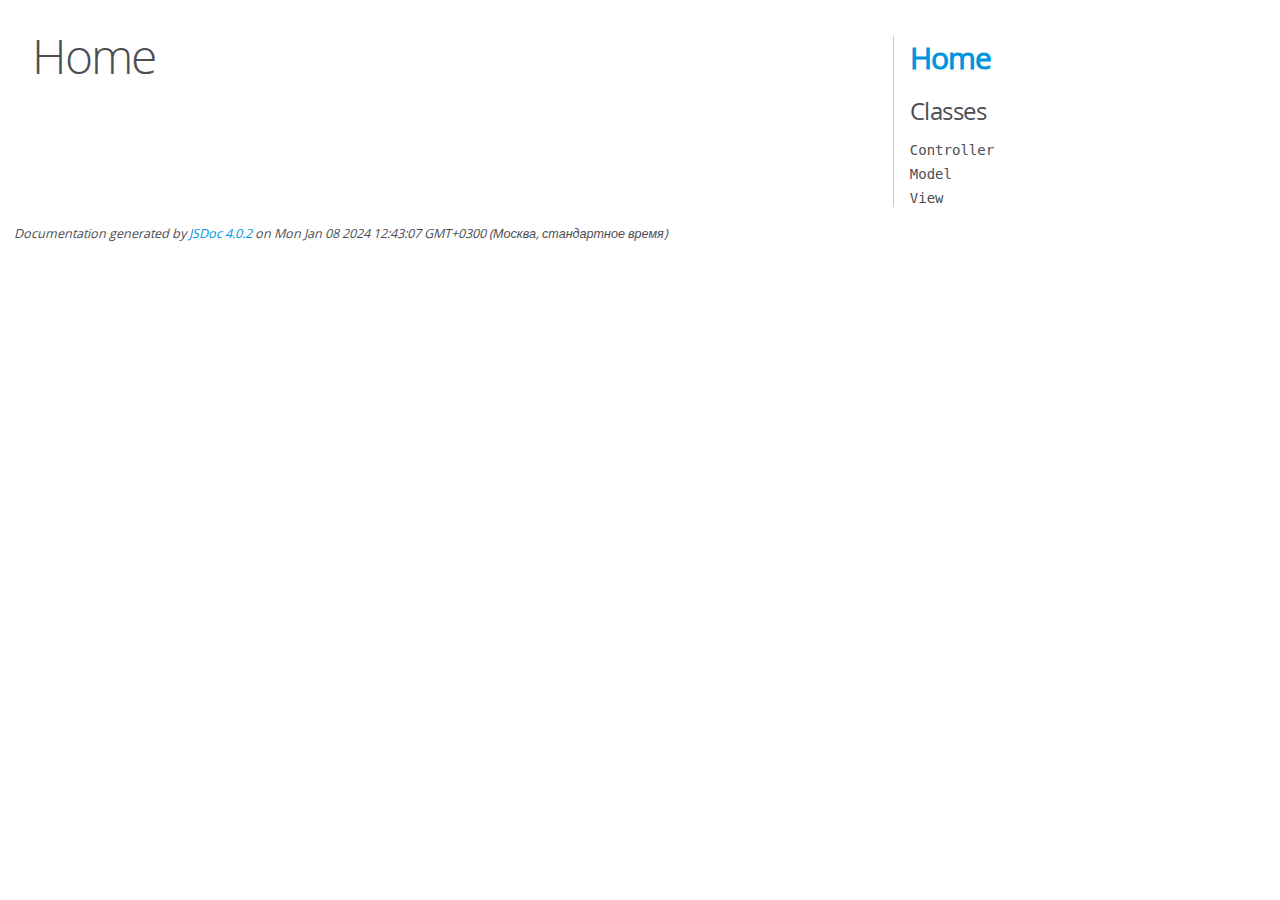
<file: out/index.html>
<!DOCTYPE html>
<html lang="en">
<head>
    <meta charset="utf-8">
    <title>JSDoc: Home</title>

    <script src="scripts/prettify/prettify.js"> </script>
    <script src="scripts/prettify/lang-css.js"> </script>
    <!--[if lt IE 9]>
      <script src="//html5shiv.googlecode.com/svn/trunk/html5.js"></script>
    <![endif]-->
    <link type="text/css" rel="stylesheet" href="styles/prettify-tomorrow.css">
    <link type="text/css" rel="stylesheet" href="styles/jsdoc-default.css">
</head>

<body>

<div id="main">

    <h1 class="page-title">Home</h1>

    



    


    <h3> </h3>










    









</div>

<nav>
    <h2><a href="index.html">Home</a></h2><h3>Classes</h3><ul><li><a href="Controller.html">Controller</a></li><li><a href="Model.html">Model</a></li><li><a href="View.html">View</a></li></ul>
</nav>

<br class="clear">

<footer>
    Documentation generated by <a href="https://github.com/jsdoc/jsdoc">JSDoc 4.0.2</a> on Mon Jan 08 2024 12:43:07 GMT+0300 (Москва, стандартное время)
</footer>

<script> prettyPrint(); </script>
<script src="scripts/linenumber.js"> </script>
</body>
</html>
</file>
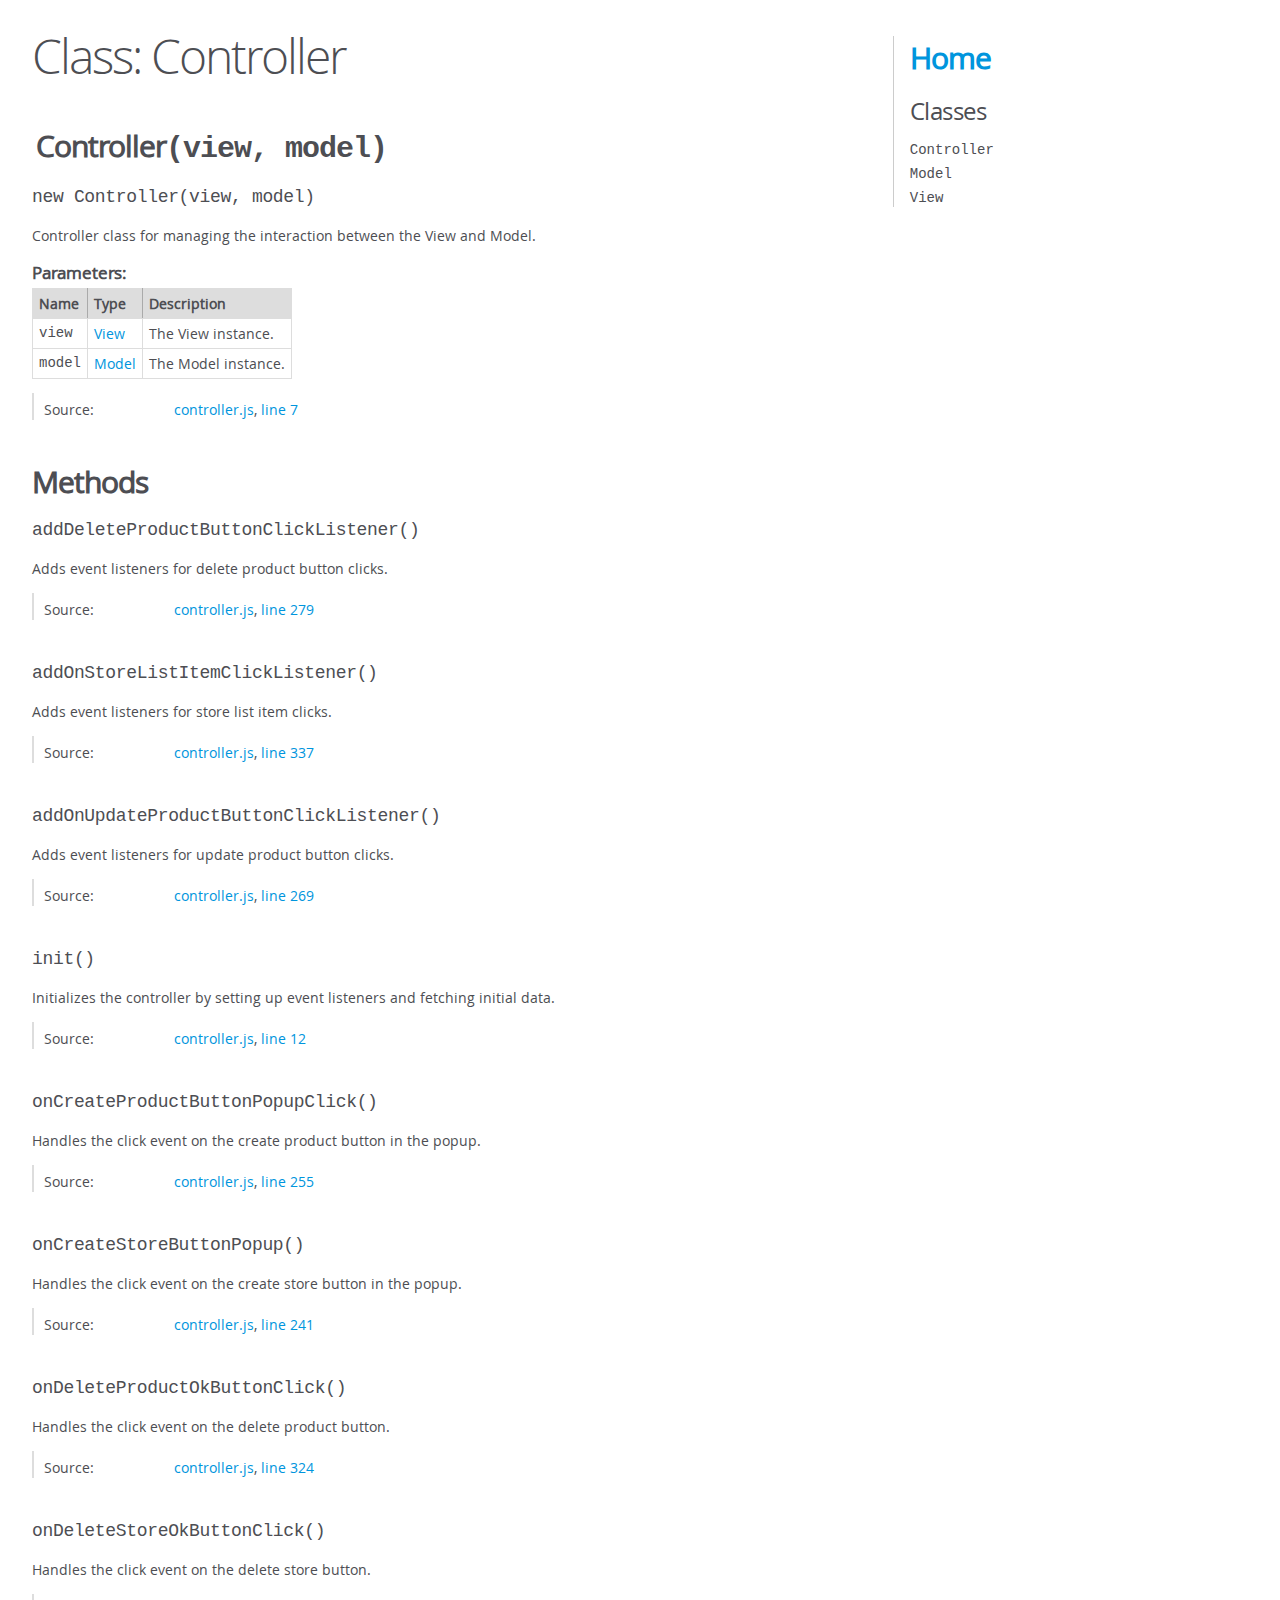
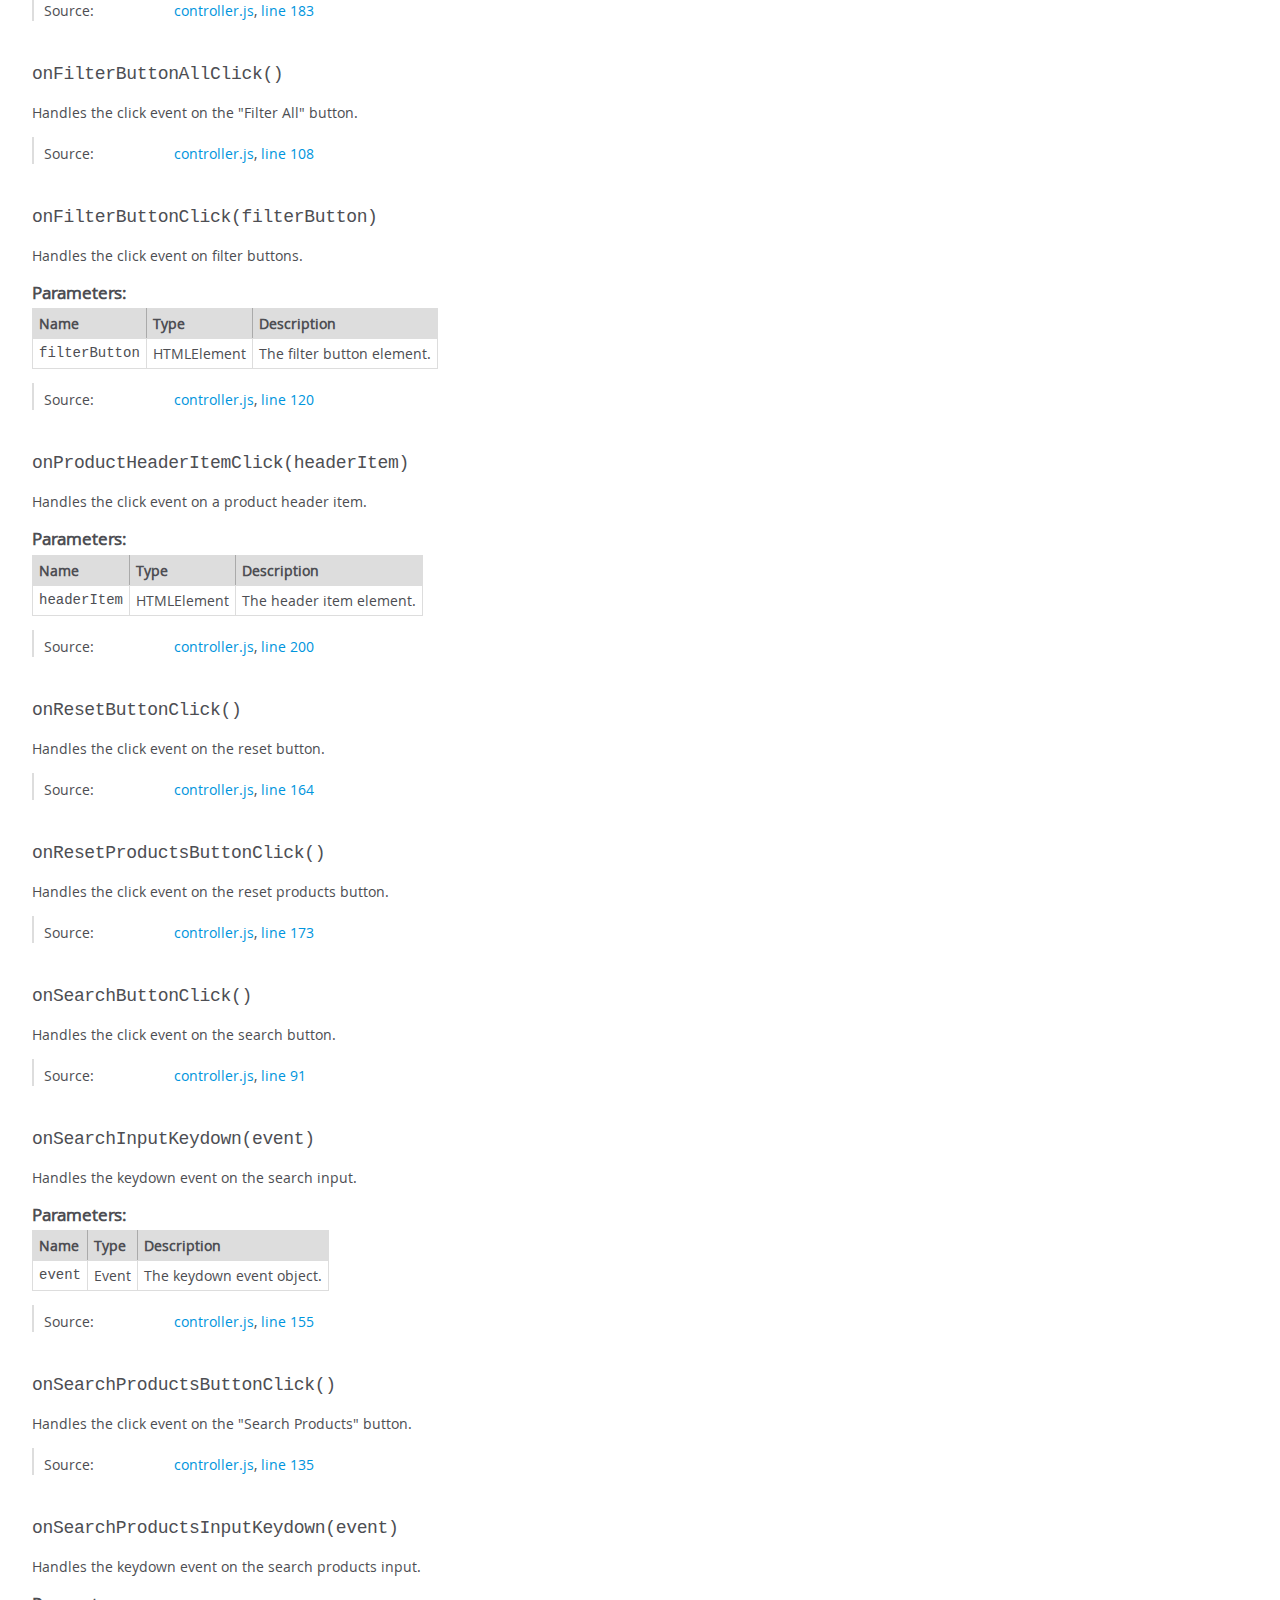
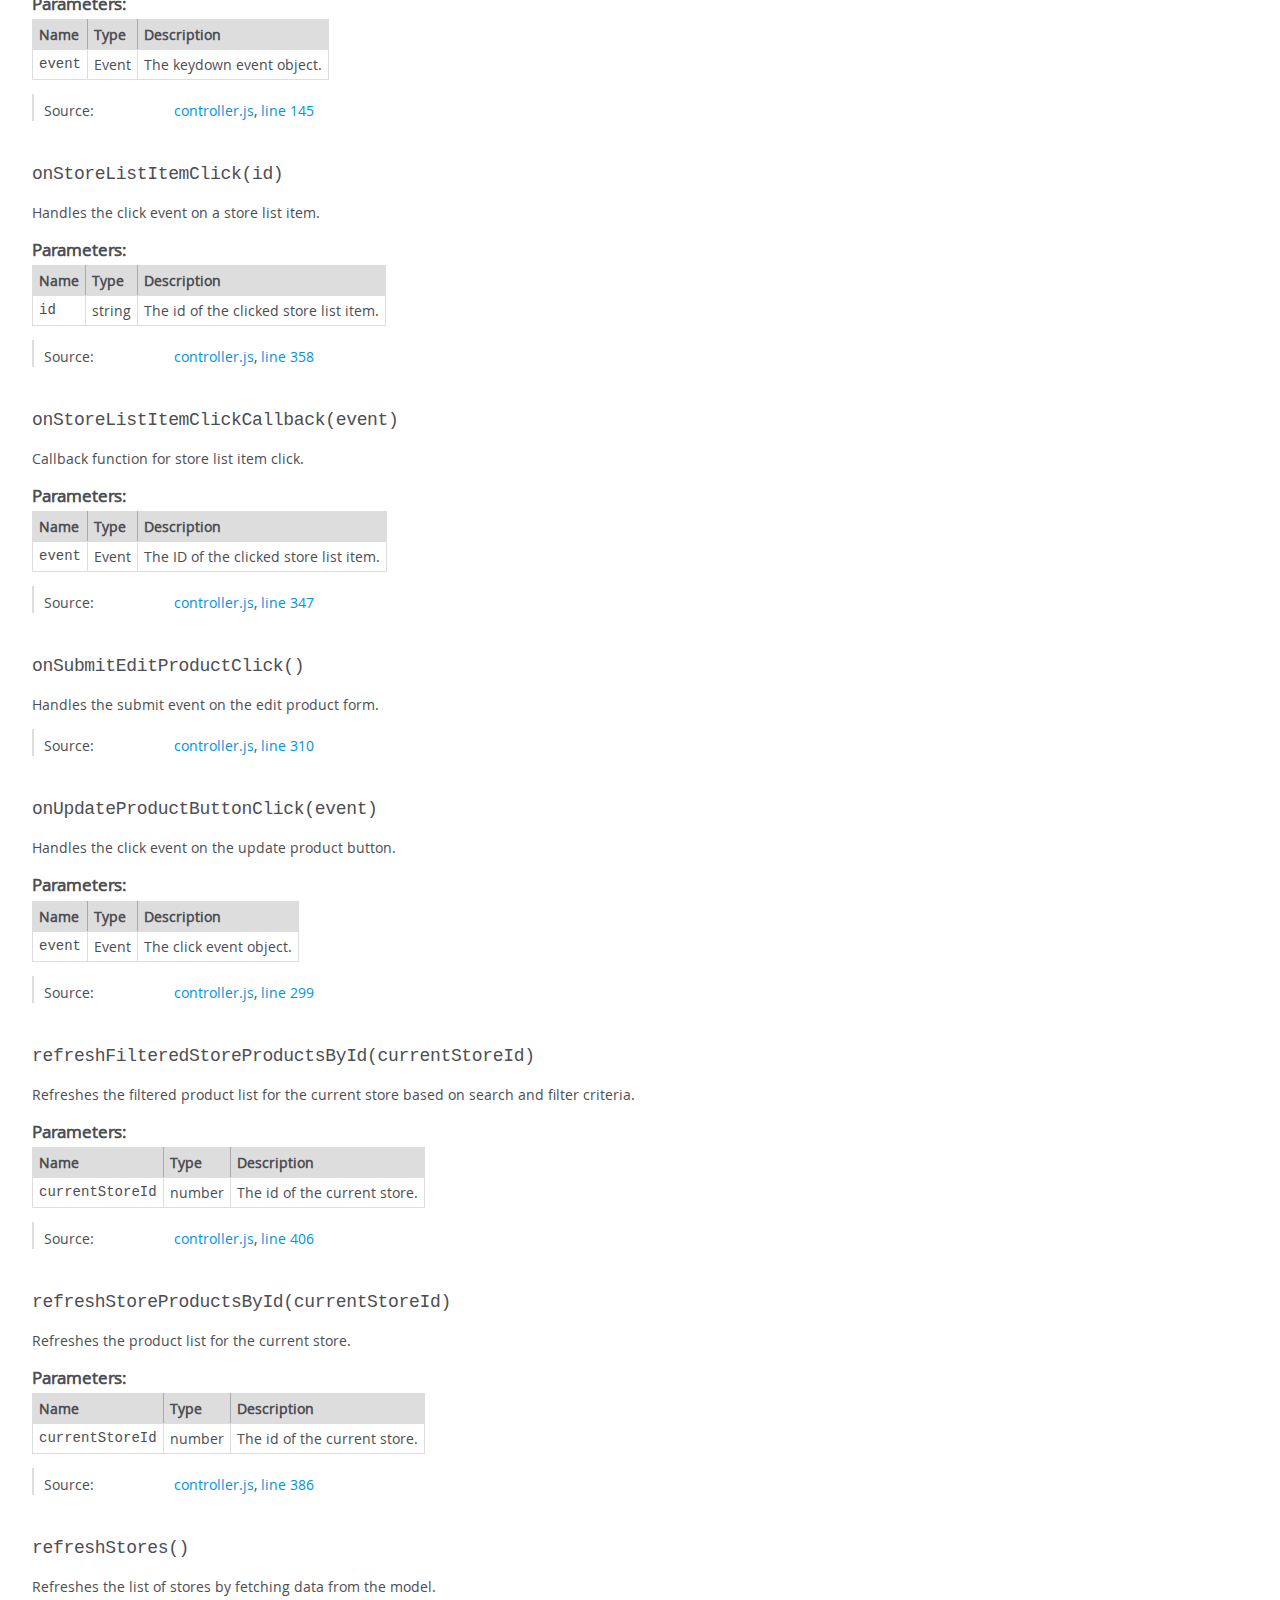
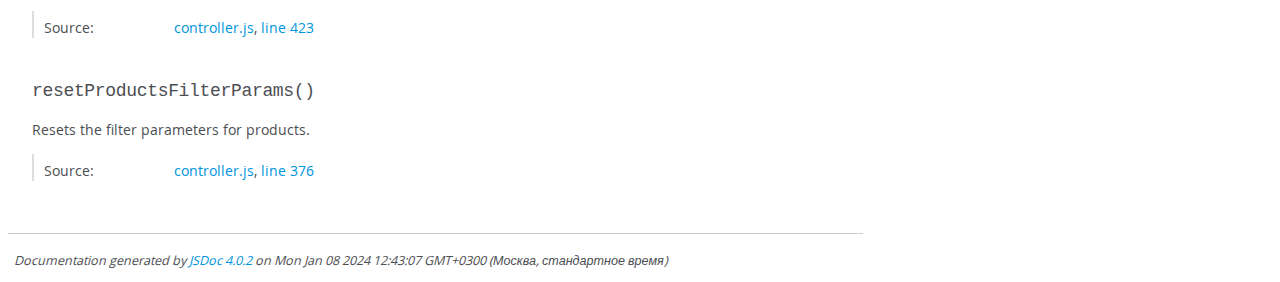
<file: out/Controller.html>
<!DOCTYPE html>
<html lang="en">
<head>
    <meta charset="utf-8">
    <title>JSDoc: Class: Controller</title>

    <script src="scripts/prettify/prettify.js"> </script>
    <script src="scripts/prettify/lang-css.js"> </script>
    <!--[if lt IE 9]>
      <script src="//html5shiv.googlecode.com/svn/trunk/html5.js"></script>
    <![endif]-->
    <link type="text/css" rel="stylesheet" href="styles/prettify-tomorrow.css">
    <link type="text/css" rel="stylesheet" href="styles/jsdoc-default.css">
</head>

<body>

<div id="main">

    <h1 class="page-title">Class: Controller</h1>

    




<section>

<header>
    
        <h2><span class="attribs"><span class="type-signature"></span></span>Controller<span class="signature">(view, model)</span><span class="type-signature"></span></h2>
        
    
</header>

<article>
    <div class="container-overview">
    
        

    

    
    <h4 class="name" id="Controller"><span class="type-signature"></span>new Controller<span class="signature">(view, model)</span><span class="type-signature"></span></h4>
    

    



<div class="description">
    Controller class for managing the interaction between the View and Model.
</div>









    <h5>Parameters:</h5>
    

<table class="params">
    <thead>
    <tr>
        
        <th>Name</th>
        

        <th>Type</th>

        

        

        <th class="last">Description</th>
    </tr>
    </thead>

    <tbody>
    

        <tr>
            
                <td class="name"><code>view</code></td>
            

            <td class="type">
            
                
<span class="param-type"><a href="View.html">View</a></span>


            
            </td>

            

            

            <td class="description last">The View instance.</td>
        </tr>

    

        <tr>
            
                <td class="name"><code>model</code></td>
            

            <td class="type">
            
                
<span class="param-type"><a href="Model.html">Model</a></span>


            
            </td>

            

            

            <td class="description last">The Model instance.</td>
        </tr>

    
    </tbody>
</table>






<dl class="details">

    

    

    

    

    

    

    

    

    

    

    

    

    
    <dt class="tag-source">Source:</dt>
    <dd class="tag-source"><ul class="dummy"><li>
        <a href="controller.js.html">controller.js</a>, <a href="controller.js.html#line7">line 7</a>
    </li></ul></dd>
    

    

    

    
</dl>




















    
    </div>

    

    

    

    

    

    

    

    
        <h3 class="subsection-title">Methods</h3>

        
            

    

    
    <h4 class="name" id="addDeleteProductButtonClickListener"><span class="type-signature"></span>addDeleteProductButtonClickListener<span class="signature">()</span><span class="type-signature"></span></h4>
    

    



<div class="description">
    Adds event listeners for delete product button clicks.
</div>













<dl class="details">

    

    

    

    

    

    

    

    

    

    

    

    

    
    <dt class="tag-source">Source:</dt>
    <dd class="tag-source"><ul class="dummy"><li>
        <a href="controller.js.html">controller.js</a>, <a href="controller.js.html#line279">line 279</a>
    </li></ul></dd>
    

    

    

    
</dl>




















        
            

    

    
    <h4 class="name" id="addOnStoreListItemClickListener"><span class="type-signature"></span>addOnStoreListItemClickListener<span class="signature">()</span><span class="type-signature"></span></h4>
    

    



<div class="description">
    Adds event listeners for store list item clicks.
</div>













<dl class="details">

    

    

    

    

    

    

    

    

    

    

    

    

    
    <dt class="tag-source">Source:</dt>
    <dd class="tag-source"><ul class="dummy"><li>
        <a href="controller.js.html">controller.js</a>, <a href="controller.js.html#line337">line 337</a>
    </li></ul></dd>
    

    

    

    
</dl>




















        
            

    

    
    <h4 class="name" id="addOnUpdateProductButtonClickListener"><span class="type-signature"></span>addOnUpdateProductButtonClickListener<span class="signature">()</span><span class="type-signature"></span></h4>
    

    



<div class="description">
    Adds event listeners for update product button clicks.
</div>













<dl class="details">

    

    

    

    

    

    

    

    

    

    

    

    

    
    <dt class="tag-source">Source:</dt>
    <dd class="tag-source"><ul class="dummy"><li>
        <a href="controller.js.html">controller.js</a>, <a href="controller.js.html#line269">line 269</a>
    </li></ul></dd>
    

    

    

    
</dl>




















        
            

    

    
    <h4 class="name" id="init"><span class="type-signature"></span>init<span class="signature">()</span><span class="type-signature"></span></h4>
    

    



<div class="description">
    Initializes the controller by setting up event listeners and fetching initial data.
</div>













<dl class="details">

    

    

    

    

    

    

    

    

    

    

    

    

    
    <dt class="tag-source">Source:</dt>
    <dd class="tag-source"><ul class="dummy"><li>
        <a href="controller.js.html">controller.js</a>, <a href="controller.js.html#line12">line 12</a>
    </li></ul></dd>
    

    

    

    
</dl>




















        
            

    

    
    <h4 class="name" id="onCreateProductButtonPopupClick"><span class="type-signature"></span>onCreateProductButtonPopupClick<span class="signature">()</span><span class="type-signature"></span></h4>
    

    



<div class="description">
    Handles the click event on the create product button in the popup.
</div>













<dl class="details">

    

    

    

    

    

    

    

    

    

    

    

    

    
    <dt class="tag-source">Source:</dt>
    <dd class="tag-source"><ul class="dummy"><li>
        <a href="controller.js.html">controller.js</a>, <a href="controller.js.html#line255">line 255</a>
    </li></ul></dd>
    

    

    

    
</dl>




















        
            

    

    
    <h4 class="name" id="onCreateStoreButtonPopup"><span class="type-signature"></span>onCreateStoreButtonPopup<span class="signature">()</span><span class="type-signature"></span></h4>
    

    



<div class="description">
    Handles the click event on the create store button in the popup.
</div>













<dl class="details">

    

    

    

    

    

    

    

    

    

    

    

    

    
    <dt class="tag-source">Source:</dt>
    <dd class="tag-source"><ul class="dummy"><li>
        <a href="controller.js.html">controller.js</a>, <a href="controller.js.html#line241">line 241</a>
    </li></ul></dd>
    

    

    

    
</dl>




















        
            

    

    
    <h4 class="name" id="onDeleteProductOkButtonClick"><span class="type-signature"></span>onDeleteProductOkButtonClick<span class="signature">()</span><span class="type-signature"></span></h4>
    

    



<div class="description">
    Handles the click event on the delete product button.
</div>













<dl class="details">

    

    

    

    

    

    

    

    

    

    

    

    

    
    <dt class="tag-source">Source:</dt>
    <dd class="tag-source"><ul class="dummy"><li>
        <a href="controller.js.html">controller.js</a>, <a href="controller.js.html#line324">line 324</a>
    </li></ul></dd>
    

    

    

    
</dl>




















        
            

    

    
    <h4 class="name" id="onDeleteStoreOkButtonClick"><span class="type-signature"></span>onDeleteStoreOkButtonClick<span class="signature">()</span><span class="type-signature"></span></h4>
    

    



<div class="description">
    Handles the click event on the delete store button.
</div>













<dl class="details">

    

    

    

    

    

    

    

    

    

    

    

    

    
    <dt class="tag-source">Source:</dt>
    <dd class="tag-source"><ul class="dummy"><li>
        <a href="controller.js.html">controller.js</a>, <a href="controller.js.html#line183">line 183</a>
    </li></ul></dd>
    

    

    

    
</dl>




















        
            

    

    
    <h4 class="name" id="onFilterButtonAllClick"><span class="type-signature"></span>onFilterButtonAllClick<span class="signature">()</span><span class="type-signature"></span></h4>
    

    



<div class="description">
    Handles the click event on the "Filter All" button.
</div>













<dl class="details">

    

    

    

    

    

    

    

    

    

    

    

    

    
    <dt class="tag-source">Source:</dt>
    <dd class="tag-source"><ul class="dummy"><li>
        <a href="controller.js.html">controller.js</a>, <a href="controller.js.html#line108">line 108</a>
    </li></ul></dd>
    

    

    

    
</dl>




















        
            

    

    
    <h4 class="name" id="onFilterButtonClick"><span class="type-signature"></span>onFilterButtonClick<span class="signature">(filterButton)</span><span class="type-signature"></span></h4>
    

    



<div class="description">
    Handles the click event on filter buttons.
</div>









    <h5>Parameters:</h5>
    

<table class="params">
    <thead>
    <tr>
        
        <th>Name</th>
        

        <th>Type</th>

        

        

        <th class="last">Description</th>
    </tr>
    </thead>

    <tbody>
    

        <tr>
            
                <td class="name"><code>filterButton</code></td>
            

            <td class="type">
            
                
<span class="param-type">HTMLElement</span>


            
            </td>

            

            

            <td class="description last">The filter button element.</td>
        </tr>

    
    </tbody>
</table>






<dl class="details">

    

    

    

    

    

    

    

    

    

    

    

    

    
    <dt class="tag-source">Source:</dt>
    <dd class="tag-source"><ul class="dummy"><li>
        <a href="controller.js.html">controller.js</a>, <a href="controller.js.html#line120">line 120</a>
    </li></ul></dd>
    

    

    

    
</dl>




















        
            

    

    
    <h4 class="name" id="onProductHeaderItemClick"><span class="type-signature"></span>onProductHeaderItemClick<span class="signature">(headerItem)</span><span class="type-signature"></span></h4>
    

    



<div class="description">
    Handles the click event on a product header item.
</div>









    <h5>Parameters:</h5>
    

<table class="params">
    <thead>
    <tr>
        
        <th>Name</th>
        

        <th>Type</th>

        

        

        <th class="last">Description</th>
    </tr>
    </thead>

    <tbody>
    

        <tr>
            
                <td class="name"><code>headerItem</code></td>
            

            <td class="type">
            
                
<span class="param-type">HTMLElement</span>


            
            </td>

            

            

            <td class="description last">The header item element.</td>
        </tr>

    
    </tbody>
</table>






<dl class="details">

    

    

    

    

    

    

    

    

    

    

    

    

    
    <dt class="tag-source">Source:</dt>
    <dd class="tag-source"><ul class="dummy"><li>
        <a href="controller.js.html">controller.js</a>, <a href="controller.js.html#line200">line 200</a>
    </li></ul></dd>
    

    

    

    
</dl>




















        
            

    

    
    <h4 class="name" id="onResetButtonClick"><span class="type-signature"></span>onResetButtonClick<span class="signature">()</span><span class="type-signature"></span></h4>
    

    



<div class="description">
    Handles the click event on the reset button.
</div>













<dl class="details">

    

    

    

    

    

    

    

    

    

    

    

    

    
    <dt class="tag-source">Source:</dt>
    <dd class="tag-source"><ul class="dummy"><li>
        <a href="controller.js.html">controller.js</a>, <a href="controller.js.html#line164">line 164</a>
    </li></ul></dd>
    

    

    

    
</dl>




















        
            

    

    
    <h4 class="name" id="onResetProductsButtonClick"><span class="type-signature"></span>onResetProductsButtonClick<span class="signature">()</span><span class="type-signature"></span></h4>
    

    



<div class="description">
    Handles the click event on the reset products button.
</div>













<dl class="details">

    

    

    

    

    

    

    

    

    

    

    

    

    
    <dt class="tag-source">Source:</dt>
    <dd class="tag-source"><ul class="dummy"><li>
        <a href="controller.js.html">controller.js</a>, <a href="controller.js.html#line173">line 173</a>
    </li></ul></dd>
    

    

    

    
</dl>




















        
            

    

    
    <h4 class="name" id="onSearchButtonClick"><span class="type-signature"></span>onSearchButtonClick<span class="signature">()</span><span class="type-signature"></span></h4>
    

    



<div class="description">
    Handles the click event on the search button.
</div>













<dl class="details">

    

    

    

    

    

    

    

    

    

    

    

    

    
    <dt class="tag-source">Source:</dt>
    <dd class="tag-source"><ul class="dummy"><li>
        <a href="controller.js.html">controller.js</a>, <a href="controller.js.html#line91">line 91</a>
    </li></ul></dd>
    

    

    

    
</dl>




















        
            

    

    
    <h4 class="name" id="onSearchInputKeydown"><span class="type-signature"></span>onSearchInputKeydown<span class="signature">(event)</span><span class="type-signature"></span></h4>
    

    



<div class="description">
    Handles the keydown event on the search input.
</div>









    <h5>Parameters:</h5>
    

<table class="params">
    <thead>
    <tr>
        
        <th>Name</th>
        

        <th>Type</th>

        

        

        <th class="last">Description</th>
    </tr>
    </thead>

    <tbody>
    

        <tr>
            
                <td class="name"><code>event</code></td>
            

            <td class="type">
            
                
<span class="param-type">Event</span>


            
            </td>

            

            

            <td class="description last">The keydown event object.</td>
        </tr>

    
    </tbody>
</table>






<dl class="details">

    

    

    

    

    

    

    

    

    

    

    

    

    
    <dt class="tag-source">Source:</dt>
    <dd class="tag-source"><ul class="dummy"><li>
        <a href="controller.js.html">controller.js</a>, <a href="controller.js.html#line155">line 155</a>
    </li></ul></dd>
    

    

    

    
</dl>




















        
            

    

    
    <h4 class="name" id="onSearchProductsButtonClick"><span class="type-signature"></span>onSearchProductsButtonClick<span class="signature">()</span><span class="type-signature"></span></h4>
    

    



<div class="description">
    Handles the click event on the "Search Products" button.
</div>













<dl class="details">

    

    

    

    

    

    

    

    

    

    

    

    

    
    <dt class="tag-source">Source:</dt>
    <dd class="tag-source"><ul class="dummy"><li>
        <a href="controller.js.html">controller.js</a>, <a href="controller.js.html#line135">line 135</a>
    </li></ul></dd>
    

    

    

    
</dl>




















        
            

    

    
    <h4 class="name" id="onSearchProductsInputKeydown"><span class="type-signature"></span>onSearchProductsInputKeydown<span class="signature">(event)</span><span class="type-signature"></span></h4>
    

    



<div class="description">
    Handles the keydown event on the search products input.
</div>









    <h5>Parameters:</h5>
    

<table class="params">
    <thead>
    <tr>
        
        <th>Name</th>
        

        <th>Type</th>

        

        

        <th class="last">Description</th>
    </tr>
    </thead>

    <tbody>
    

        <tr>
            
                <td class="name"><code>event</code></td>
            

            <td class="type">
            
                
<span class="param-type">Event</span>


            
            </td>

            

            

            <td class="description last">The keydown event object.</td>
        </tr>

    
    </tbody>
</table>






<dl class="details">

    

    

    

    

    

    

    

    

    

    

    

    

    
    <dt class="tag-source">Source:</dt>
    <dd class="tag-source"><ul class="dummy"><li>
        <a href="controller.js.html">controller.js</a>, <a href="controller.js.html#line145">line 145</a>
    </li></ul></dd>
    

    

    

    
</dl>




















        
            

    

    
    <h4 class="name" id="onStoreListItemClick"><span class="type-signature"></span>onStoreListItemClick<span class="signature">(id)</span><span class="type-signature"></span></h4>
    

    



<div class="description">
    Handles the click event on a store list item.
</div>









    <h5>Parameters:</h5>
    

<table class="params">
    <thead>
    <tr>
        
        <th>Name</th>
        

        <th>Type</th>

        

        

        <th class="last">Description</th>
    </tr>
    </thead>

    <tbody>
    

        <tr>
            
                <td class="name"><code>id</code></td>
            

            <td class="type">
            
                
<span class="param-type">string</span>


            
            </td>

            

            

            <td class="description last">The id of the clicked store list item.</td>
        </tr>

    
    </tbody>
</table>






<dl class="details">

    

    

    

    

    

    

    

    

    

    

    

    

    
    <dt class="tag-source">Source:</dt>
    <dd class="tag-source"><ul class="dummy"><li>
        <a href="controller.js.html">controller.js</a>, <a href="controller.js.html#line358">line 358</a>
    </li></ul></dd>
    

    

    

    
</dl>




















        
            

    

    
    <h4 class="name" id="onStoreListItemClickCallback"><span class="type-signature"></span>onStoreListItemClickCallback<span class="signature">(event)</span><span class="type-signature"></span></h4>
    

    



<div class="description">
    Callback function for store list item click.
</div>









    <h5>Parameters:</h5>
    

<table class="params">
    <thead>
    <tr>
        
        <th>Name</th>
        

        <th>Type</th>

        

        

        <th class="last">Description</th>
    </tr>
    </thead>

    <tbody>
    

        <tr>
            
                <td class="name"><code>event</code></td>
            

            <td class="type">
            
                
<span class="param-type">Event</span>


            
            </td>

            

            

            <td class="description last">The ID of the clicked store list item.</td>
        </tr>

    
    </tbody>
</table>






<dl class="details">

    

    

    

    

    

    

    

    

    

    

    

    

    
    <dt class="tag-source">Source:</dt>
    <dd class="tag-source"><ul class="dummy"><li>
        <a href="controller.js.html">controller.js</a>, <a href="controller.js.html#line347">line 347</a>
    </li></ul></dd>
    

    

    

    
</dl>




















        
            

    

    
    <h4 class="name" id="onSubmitEditProductClick"><span class="type-signature"></span>onSubmitEditProductClick<span class="signature">()</span><span class="type-signature"></span></h4>
    

    



<div class="description">
    Handles the submit event on the edit product form.
</div>













<dl class="details">

    

    

    

    

    

    

    

    

    

    

    

    

    
    <dt class="tag-source">Source:</dt>
    <dd class="tag-source"><ul class="dummy"><li>
        <a href="controller.js.html">controller.js</a>, <a href="controller.js.html#line310">line 310</a>
    </li></ul></dd>
    

    

    

    
</dl>




















        
            

    

    
    <h4 class="name" id="onUpdateProductButtonClick"><span class="type-signature"></span>onUpdateProductButtonClick<span class="signature">(event)</span><span class="type-signature"></span></h4>
    

    



<div class="description">
    Handles the click event on the update product button.
</div>









    <h5>Parameters:</h5>
    

<table class="params">
    <thead>
    <tr>
        
        <th>Name</th>
        

        <th>Type</th>

        

        

        <th class="last">Description</th>
    </tr>
    </thead>

    <tbody>
    

        <tr>
            
                <td class="name"><code>event</code></td>
            

            <td class="type">
            
                
<span class="param-type">Event</span>


            
            </td>

            

            

            <td class="description last">The click event object.</td>
        </tr>

    
    </tbody>
</table>






<dl class="details">

    

    

    

    

    

    

    

    

    

    

    

    

    
    <dt class="tag-source">Source:</dt>
    <dd class="tag-source"><ul class="dummy"><li>
        <a href="controller.js.html">controller.js</a>, <a href="controller.js.html#line299">line 299</a>
    </li></ul></dd>
    

    

    

    
</dl>




















        
            

    

    
    <h4 class="name" id="refreshFilteredStoreProductsById"><span class="type-signature"></span>refreshFilteredStoreProductsById<span class="signature">(currentStoreId)</span><span class="type-signature"></span></h4>
    

    



<div class="description">
    Refreshes the filtered product list for the current store based on search and filter criteria.
</div>









    <h5>Parameters:</h5>
    

<table class="params">
    <thead>
    <tr>
        
        <th>Name</th>
        

        <th>Type</th>

        

        

        <th class="last">Description</th>
    </tr>
    </thead>

    <tbody>
    

        <tr>
            
                <td class="name"><code>currentStoreId</code></td>
            

            <td class="type">
            
                
<span class="param-type">number</span>


            
            </td>

            

            

            <td class="description last">The id of the current store.</td>
        </tr>

    
    </tbody>
</table>






<dl class="details">

    

    

    

    

    

    

    

    

    

    

    

    

    
    <dt class="tag-source">Source:</dt>
    <dd class="tag-source"><ul class="dummy"><li>
        <a href="controller.js.html">controller.js</a>, <a href="controller.js.html#line406">line 406</a>
    </li></ul></dd>
    

    

    

    
</dl>




















        
            

    

    
    <h4 class="name" id="refreshStoreProductsById"><span class="type-signature"></span>refreshStoreProductsById<span class="signature">(currentStoreId)</span><span class="type-signature"></span></h4>
    

    



<div class="description">
    Refreshes the product list for the current store.
</div>









    <h5>Parameters:</h5>
    

<table class="params">
    <thead>
    <tr>
        
        <th>Name</th>
        

        <th>Type</th>

        

        

        <th class="last">Description</th>
    </tr>
    </thead>

    <tbody>
    

        <tr>
            
                <td class="name"><code>currentStoreId</code></td>
            

            <td class="type">
            
                
<span class="param-type">number</span>


            
            </td>

            

            

            <td class="description last">The id of the current store.</td>
        </tr>

    
    </tbody>
</table>






<dl class="details">

    

    

    

    

    

    

    

    

    

    

    

    

    
    <dt class="tag-source">Source:</dt>
    <dd class="tag-source"><ul class="dummy"><li>
        <a href="controller.js.html">controller.js</a>, <a href="controller.js.html#line386">line 386</a>
    </li></ul></dd>
    

    

    

    
</dl>




















        
            

    

    
    <h4 class="name" id="refreshStores"><span class="type-signature"></span>refreshStores<span class="signature">()</span><span class="type-signature"></span></h4>
    

    



<div class="description">
    Refreshes the list of stores by fetching data from the model.
</div>













<dl class="details">

    

    

    

    

    

    

    

    

    

    

    

    

    
    <dt class="tag-source">Source:</dt>
    <dd class="tag-source"><ul class="dummy"><li>
        <a href="controller.js.html">controller.js</a>, <a href="controller.js.html#line423">line 423</a>
    </li></ul></dd>
    

    

    

    
</dl>




















        
            

    

    
    <h4 class="name" id="resetProductsFilterParams"><span class="type-signature"></span>resetProductsFilterParams<span class="signature">()</span><span class="type-signature"></span></h4>
    

    



<div class="description">
    Resets the filter parameters for products.
</div>













<dl class="details">

    

    

    

    

    

    

    

    

    

    

    

    

    
    <dt class="tag-source">Source:</dt>
    <dd class="tag-source"><ul class="dummy"><li>
        <a href="controller.js.html">controller.js</a>, <a href="controller.js.html#line376">line 376</a>
    </li></ul></dd>
    

    

    

    
</dl>




















        
    

    

    
</article>

</section>




</div>

<nav>
    <h2><a href="index.html">Home</a></h2><h3>Classes</h3><ul><li><a href="Controller.html">Controller</a></li><li><a href="Model.html">Model</a></li><li><a href="View.html">View</a></li></ul>
</nav>

<br class="clear">

<footer>
    Documentation generated by <a href="https://github.com/jsdoc/jsdoc">JSDoc 4.0.2</a> on Mon Jan 08 2024 12:43:07 GMT+0300 (Москва, стандартное время)
</footer>

<script> prettyPrint(); </script>
<script src="scripts/linenumber.js"> </script>
</body>
</html>
</file>
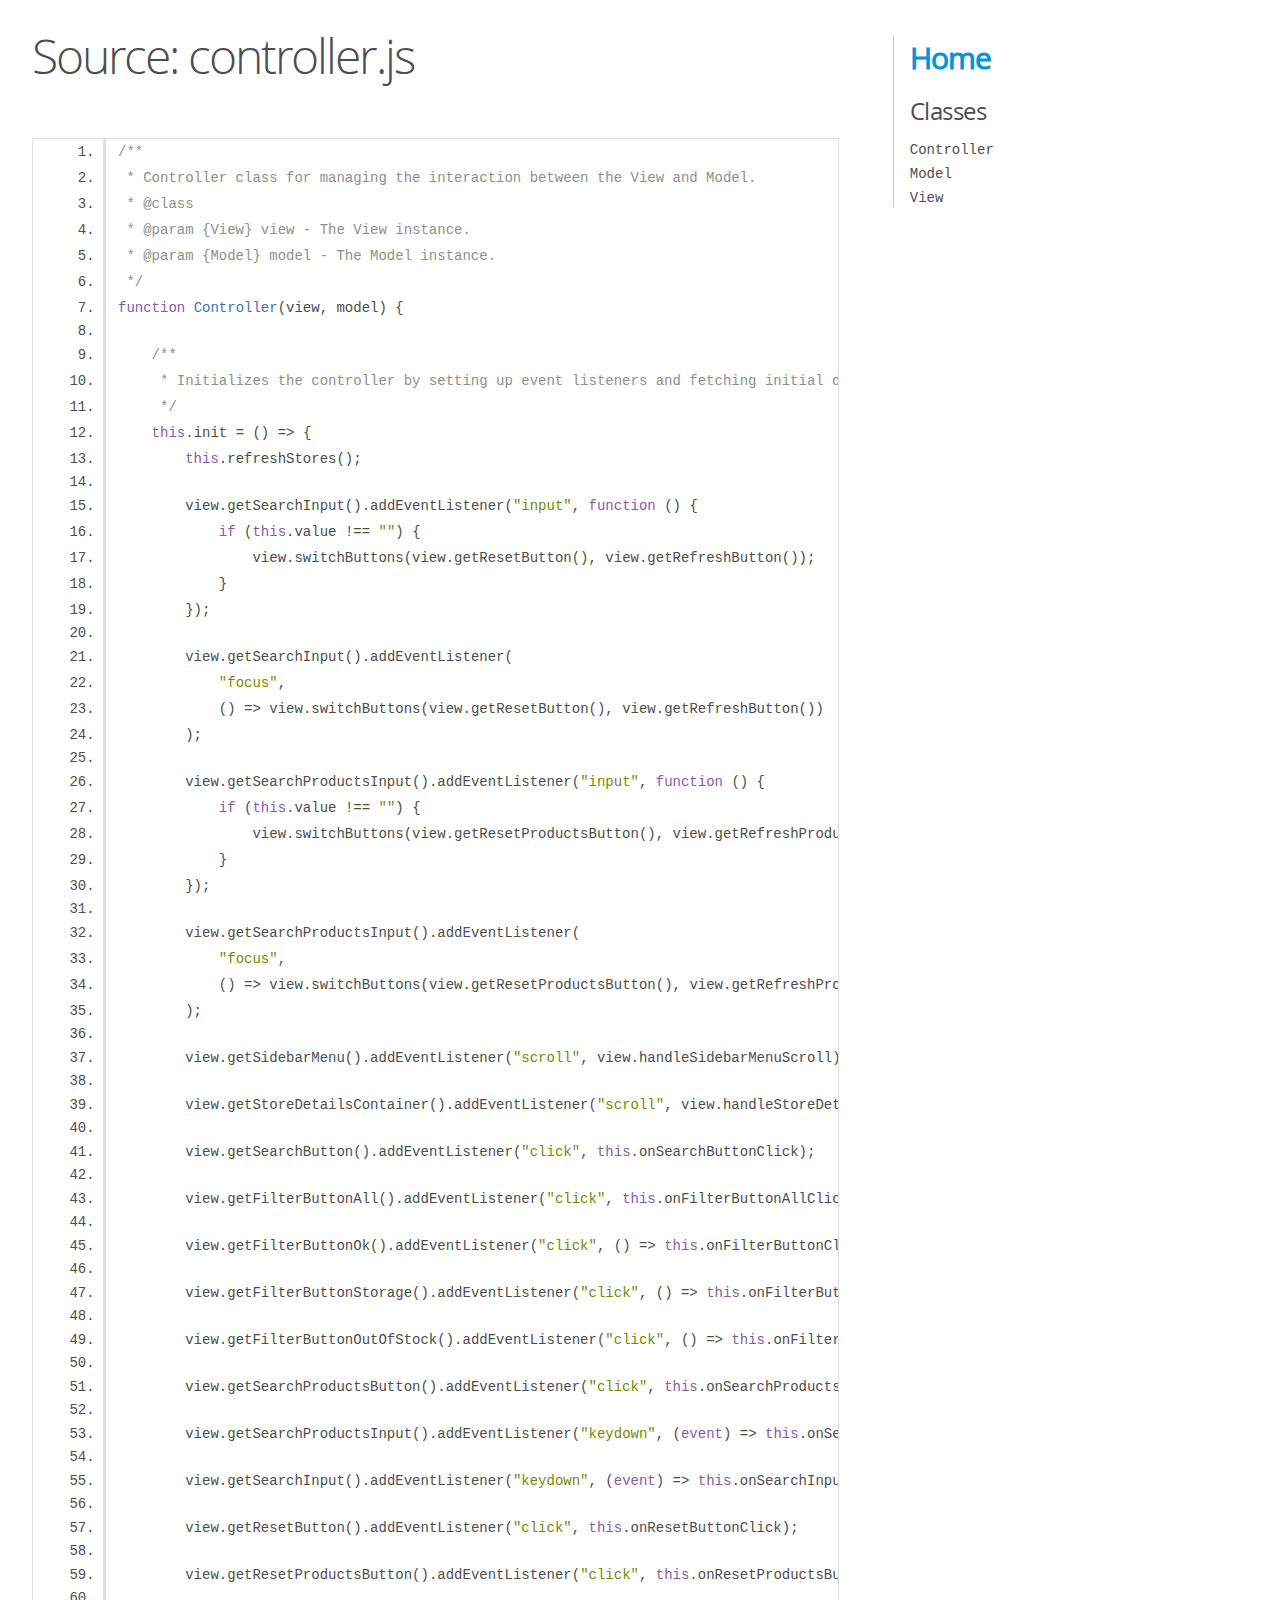
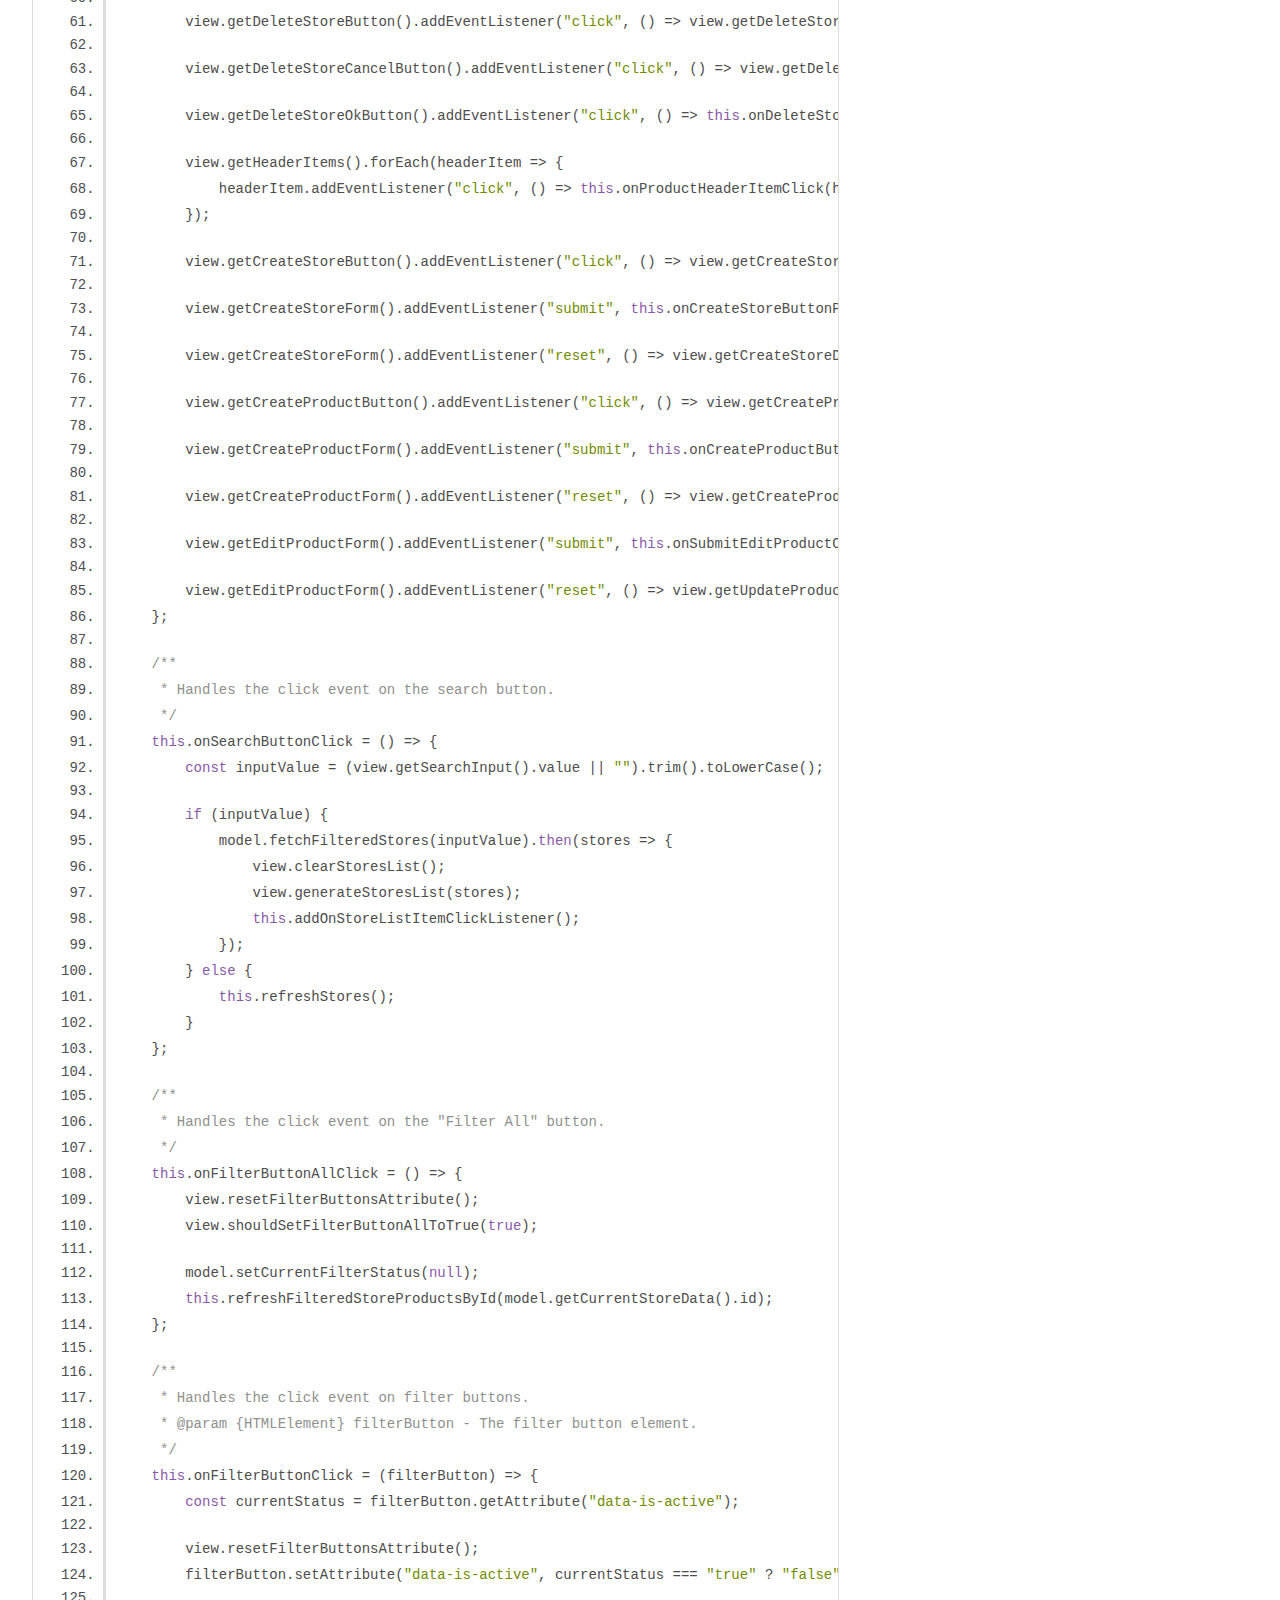
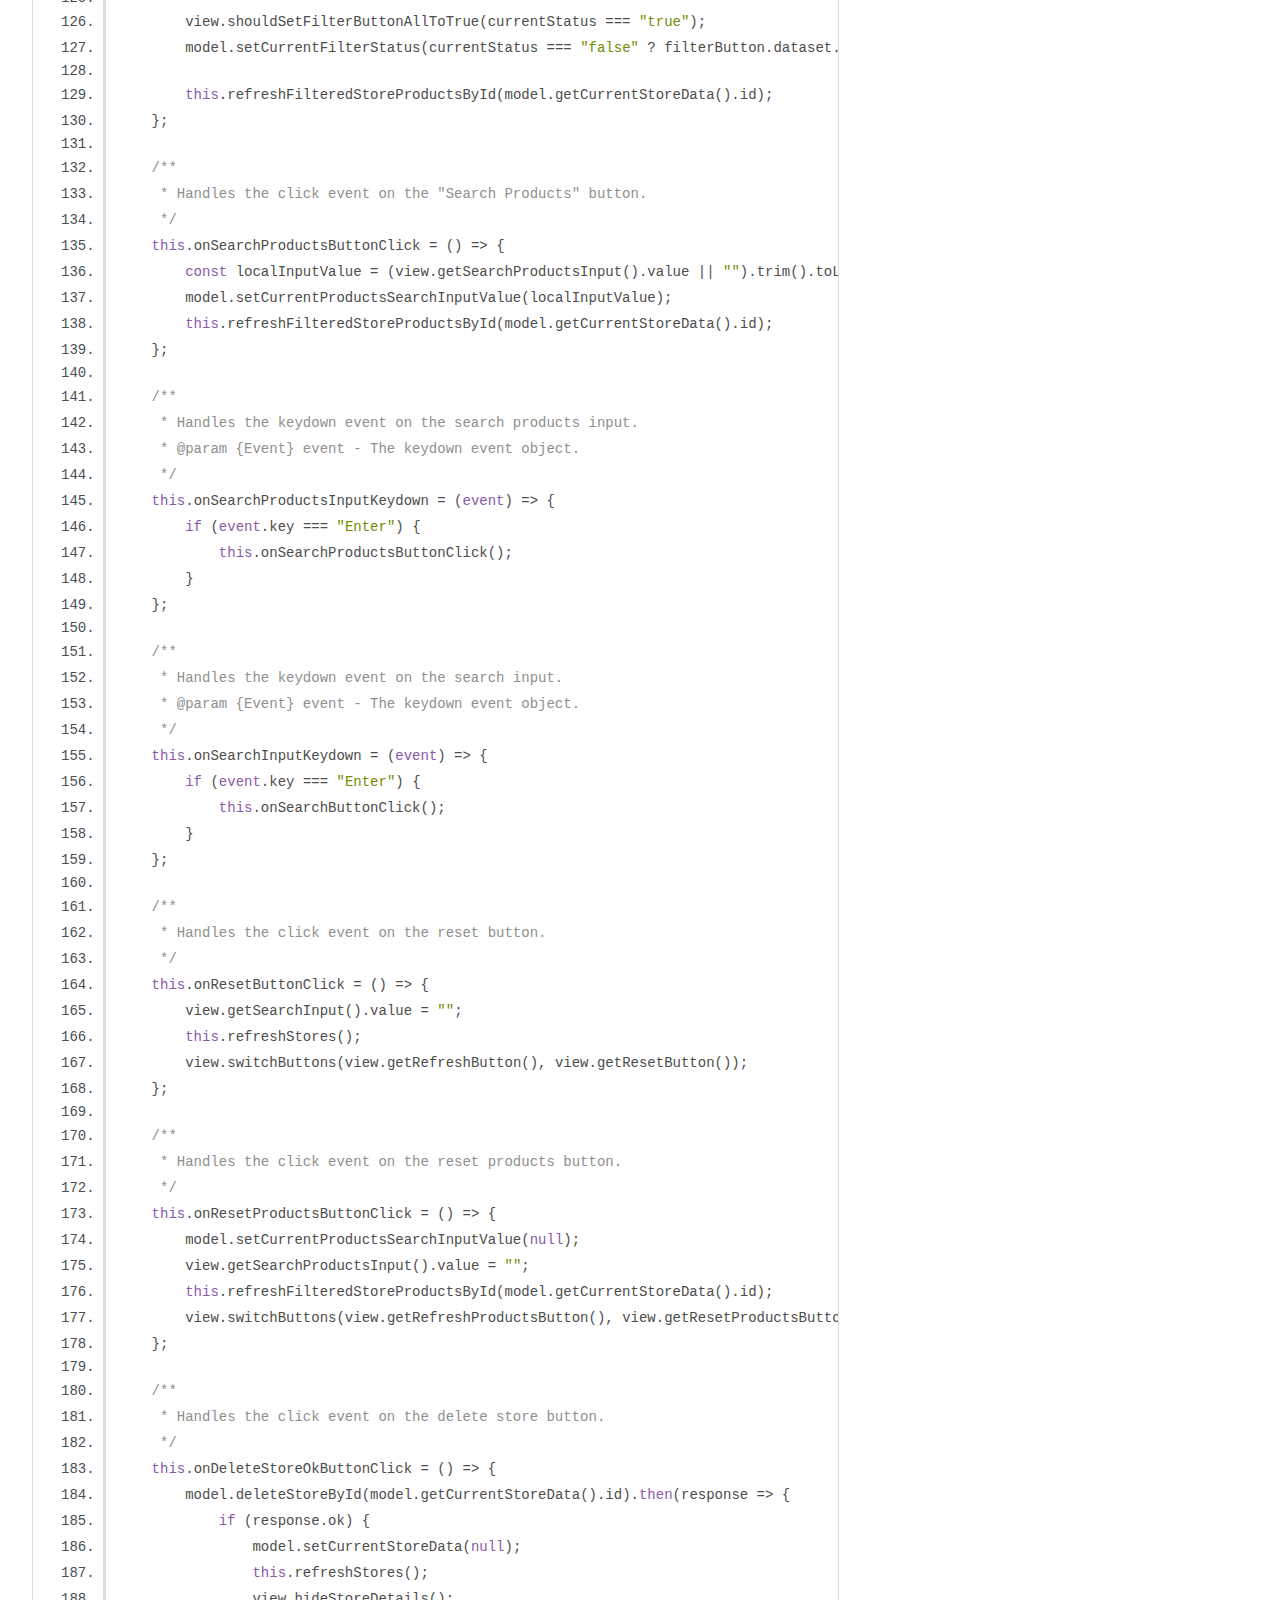
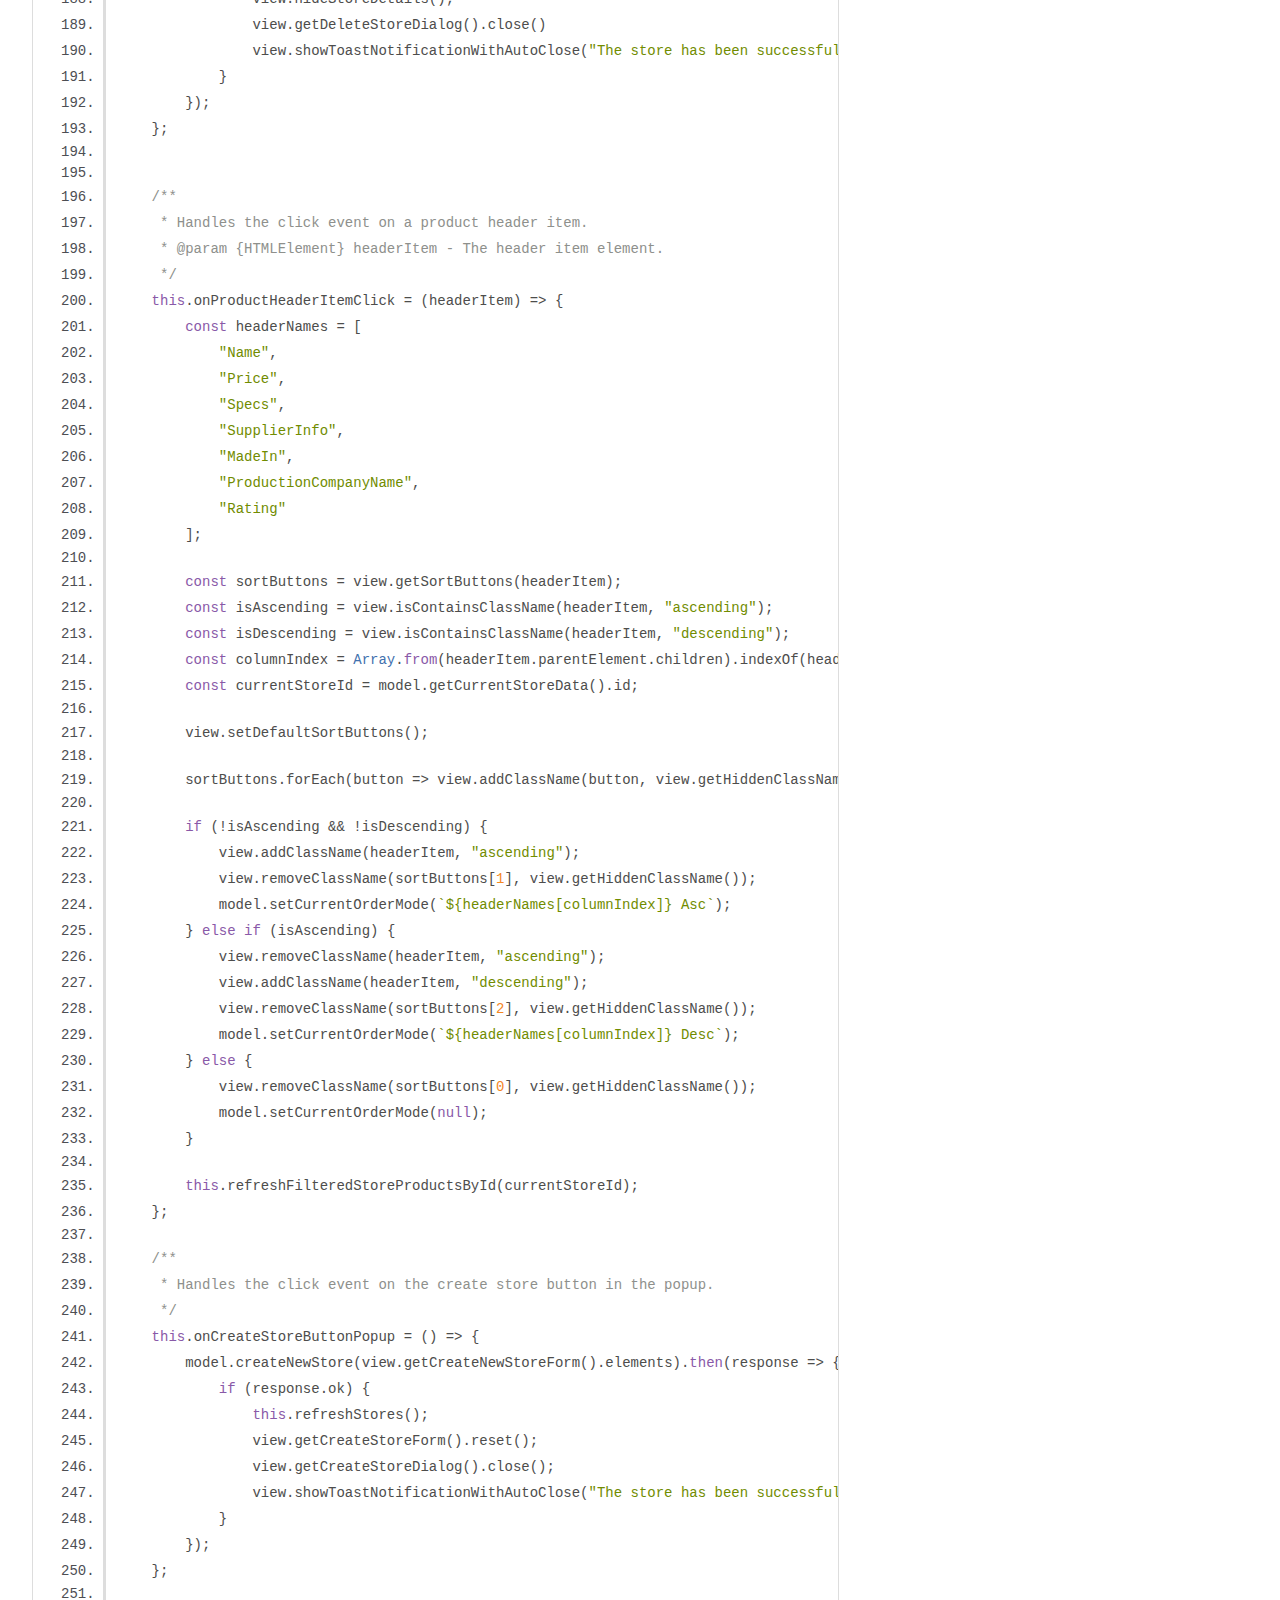
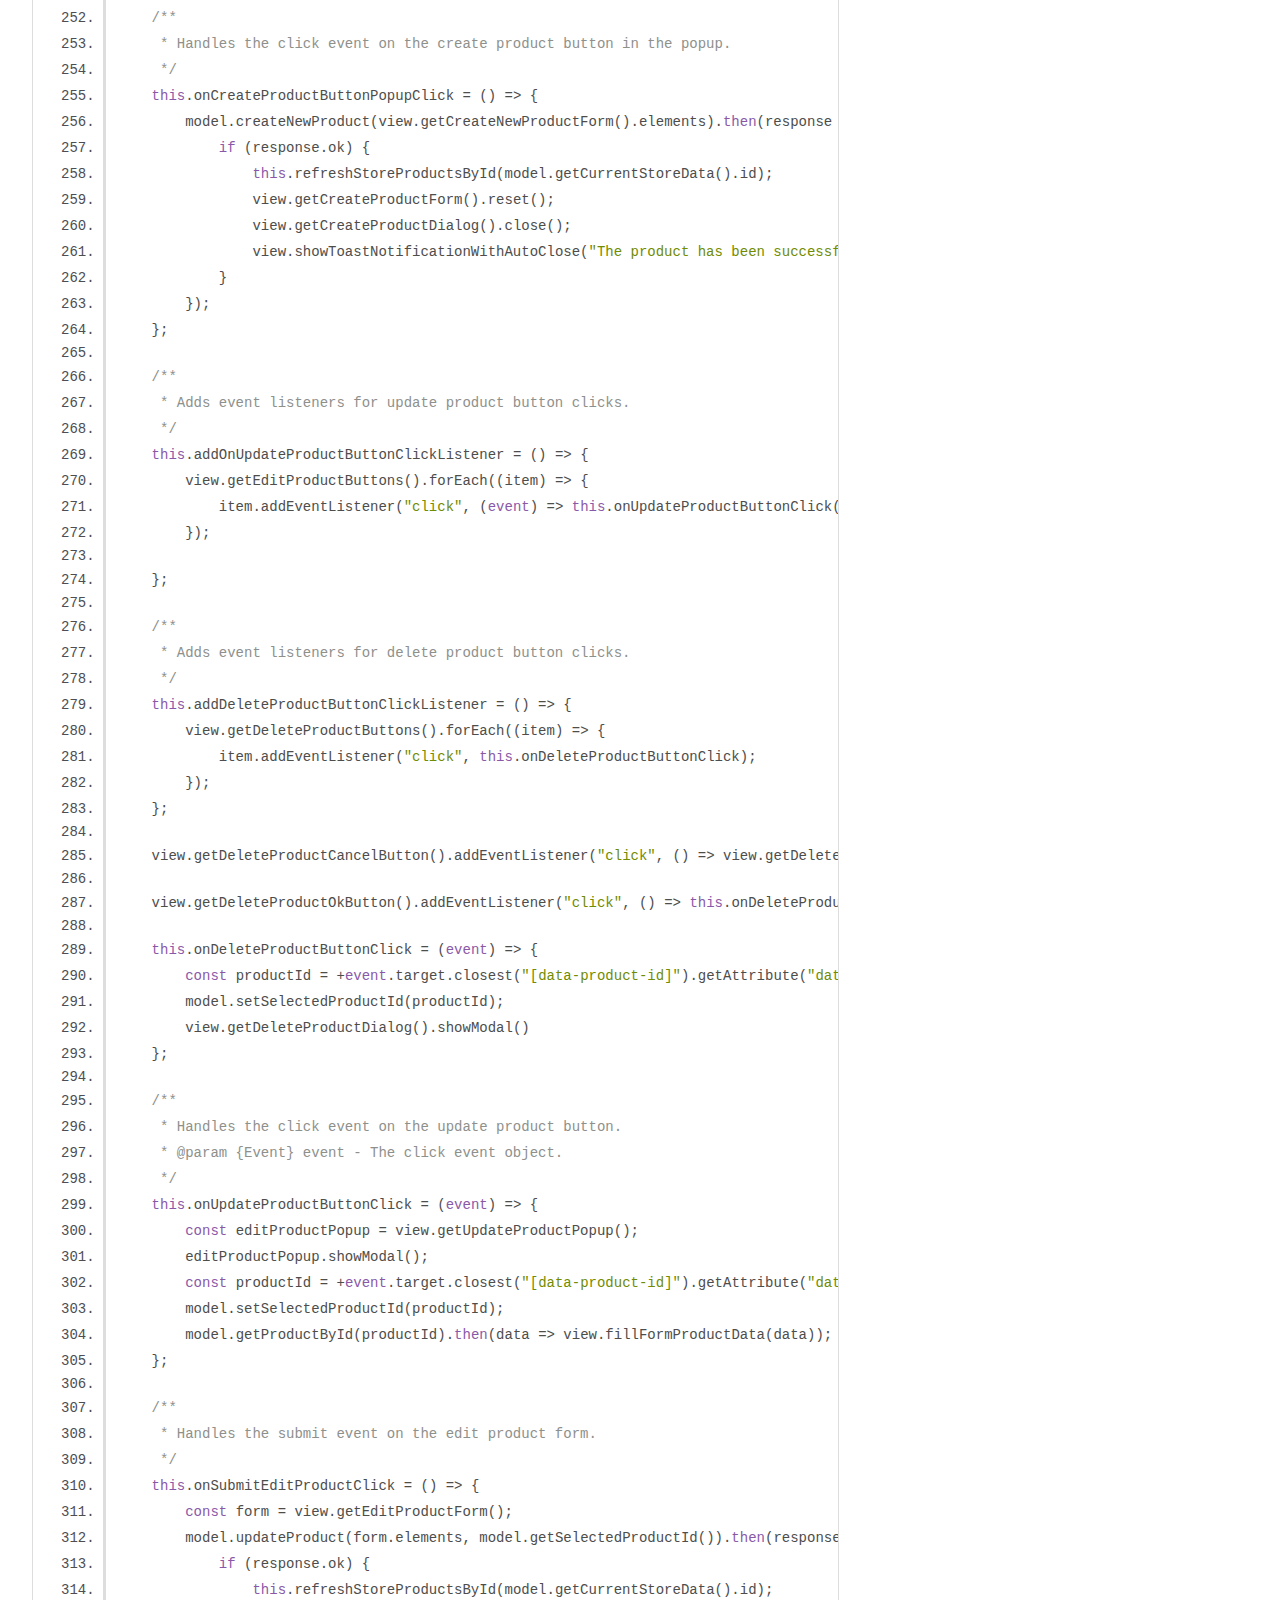
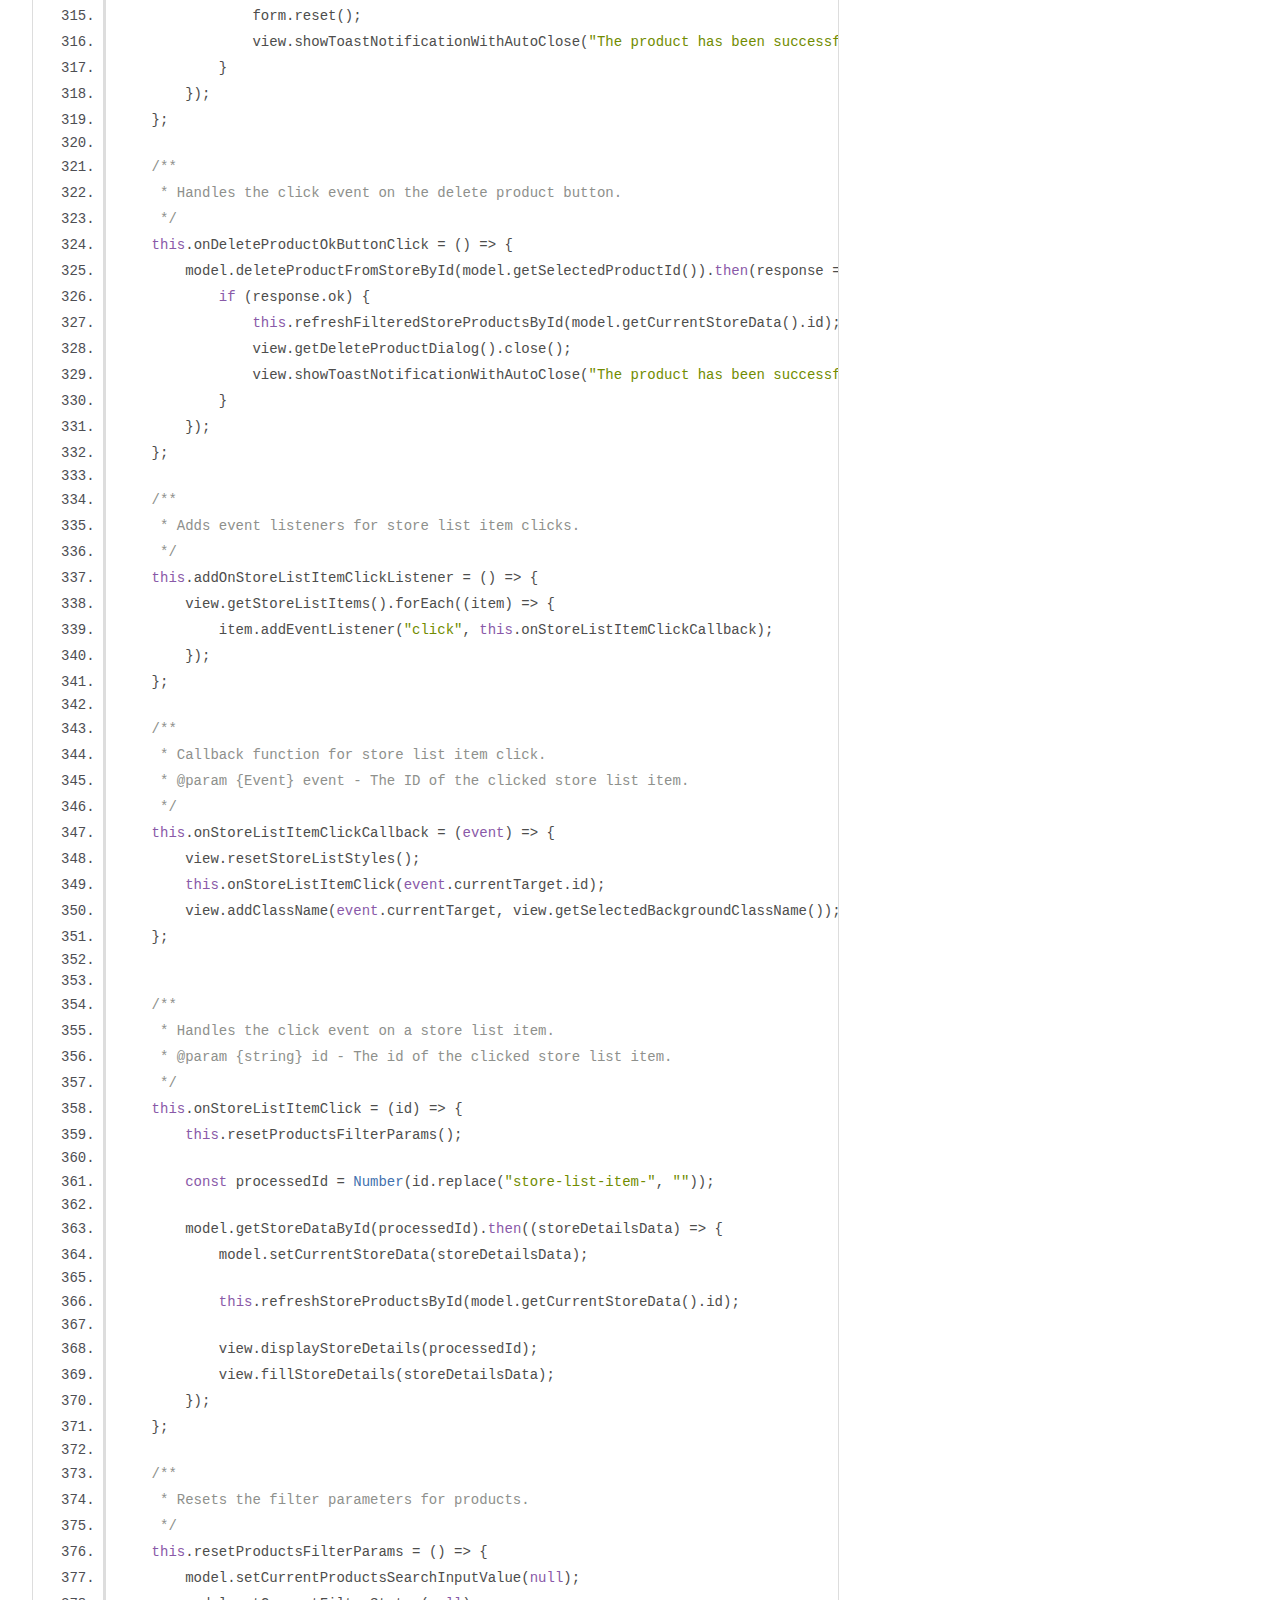
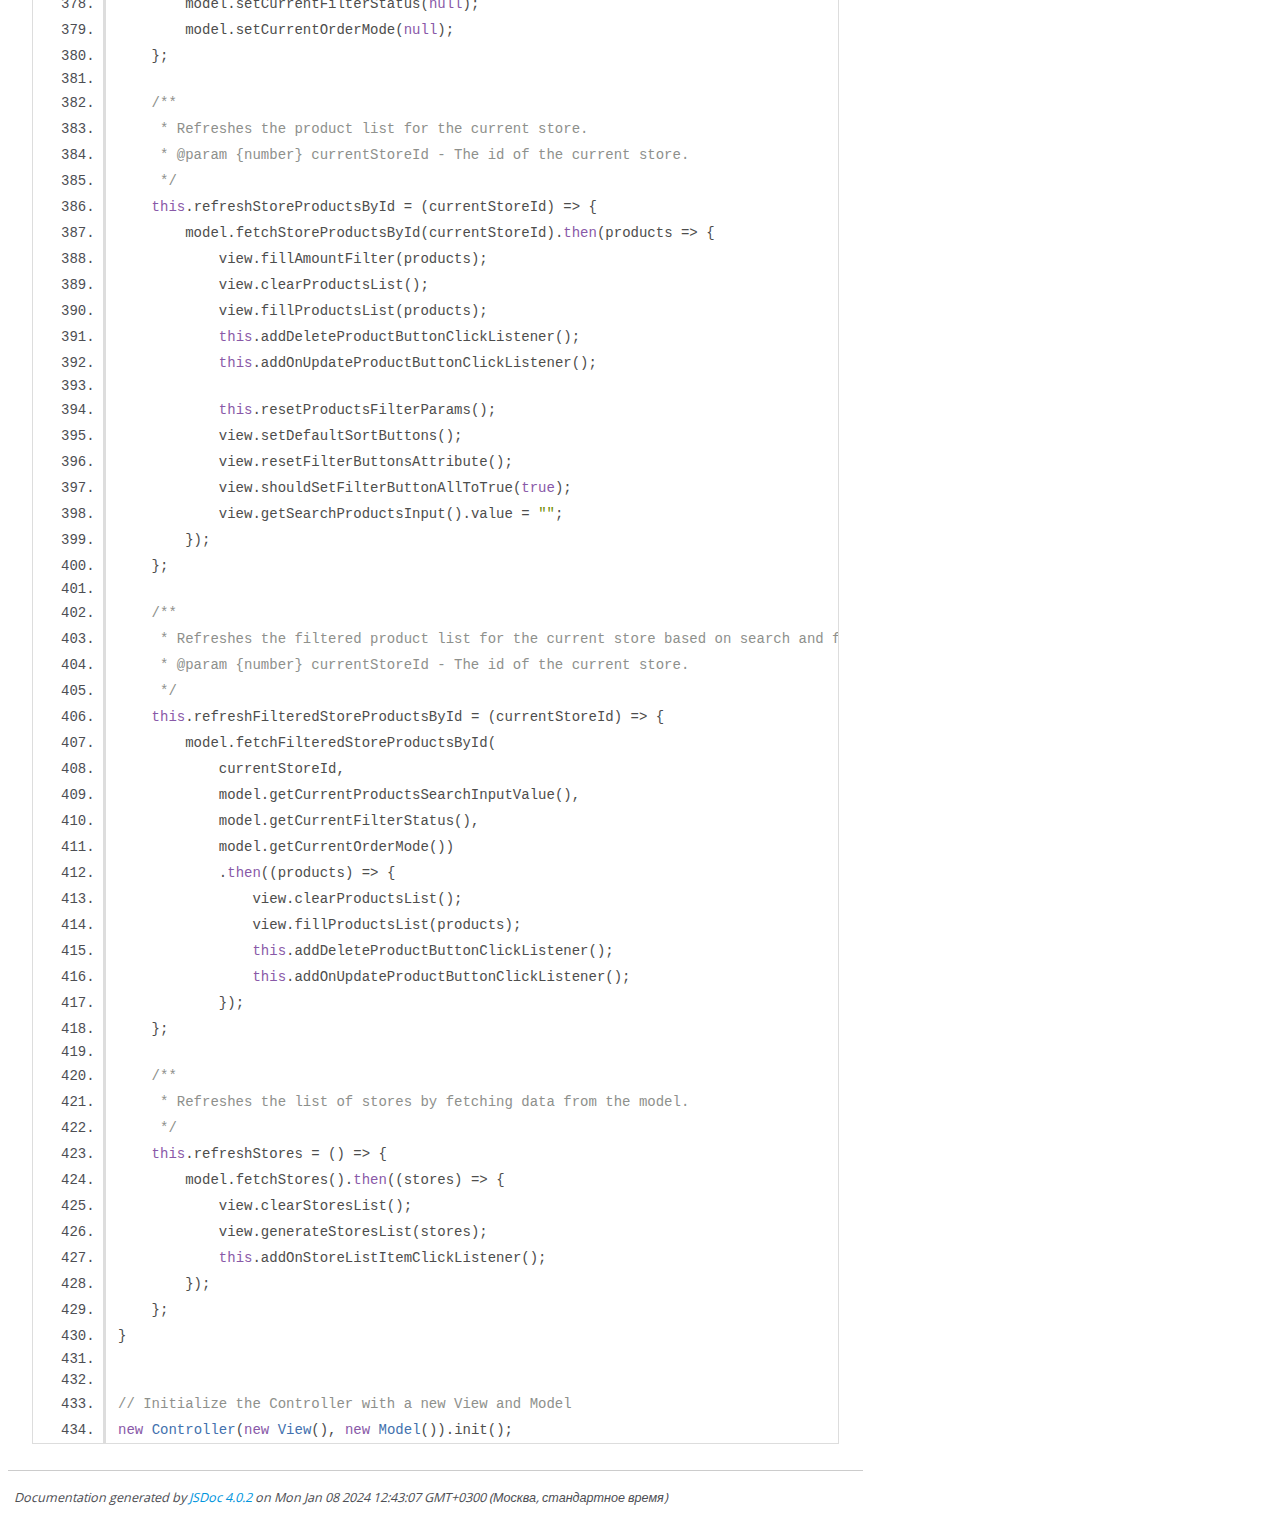
<file: out/controller.js.html>
<!DOCTYPE html>
<html lang="en">
<head>
    <meta charset="utf-8">
    <title>JSDoc: Source: controller.js</title>

    <script src="scripts/prettify/prettify.js"> </script>
    <script src="scripts/prettify/lang-css.js"> </script>
    <!--[if lt IE 9]>
      <script src="//html5shiv.googlecode.com/svn/trunk/html5.js"></script>
    <![endif]-->
    <link type="text/css" rel="stylesheet" href="styles/prettify-tomorrow.css">
    <link type="text/css" rel="stylesheet" href="styles/jsdoc-default.css">
</head>

<body>

<div id="main">

    <h1 class="page-title">Source: controller.js</h1>

    



    
    <section>
        <article>
            <pre class="prettyprint source linenums"><code>/**
 * Controller class for managing the interaction between the View and Model.
 * @class
 * @param {View} view - The View instance.
 * @param {Model} model - The Model instance.
 */
function Controller(view, model) {

    /**
     * Initializes the controller by setting up event listeners and fetching initial data.
     */
    this.init = () => {
        this.refreshStores();

        view.getSearchInput().addEventListener("input", function () {
            if (this.value !== "") {
                view.switchButtons(view.getResetButton(), view.getRefreshButton());
            }
        });

        view.getSearchInput().addEventListener(
            "focus",
            () => view.switchButtons(view.getResetButton(), view.getRefreshButton())
        );

        view.getSearchProductsInput().addEventListener("input", function () {
            if (this.value !== "") {
                view.switchButtons(view.getResetProductsButton(), view.getRefreshProductsButton());
            }
        });

        view.getSearchProductsInput().addEventListener(
            "focus",
            () => view.switchButtons(view.getResetProductsButton(), view.getRefreshProductsButton())
        );

        view.getSidebarMenu().addEventListener("scroll", view.handleSidebarMenuScroll);

        view.getStoreDetailsContainer().addEventListener("scroll", view.handleStoreDetailsContainerScroll);

        view.getSearchButton().addEventListener("click", this.onSearchButtonClick);

        view.getFilterButtonAll().addEventListener("click", this.onFilterButtonAllClick);

        view.getFilterButtonOk().addEventListener("click", () => this.onFilterButtonClick(view.getFilterButtonOk()));

        view.getFilterButtonStorage().addEventListener("click", () => this.onFilterButtonClick(view.getFilterButtonStorage()));

        view.getFilterButtonOutOfStock().addEventListener("click", () => this.onFilterButtonClick(view.getFilterButtonOutOfStock()));

        view.getSearchProductsButton().addEventListener("click", this.onSearchProductsButtonClick);

        view.getSearchProductsInput().addEventListener("keydown", (event) => this.onSearchProductsInputKeydown(event));

        view.getSearchInput().addEventListener("keydown", (event) => this.onSearchInputKeydown(event));

        view.getResetButton().addEventListener("click", this.onResetButtonClick);

        view.getResetProductsButton().addEventListener("click", this.onResetProductsButtonClick);

        view.getDeleteStoreButton().addEventListener("click", () => view.getDeleteStoreDialog().showModal());

        view.getDeleteStoreCancelButton().addEventListener("click", () => view.getDeleteStoreDialog().close());

        view.getDeleteStoreOkButton().addEventListener("click", () => this.onDeleteStoreOkButtonClick());

        view.getHeaderItems().forEach(headerItem => {
            headerItem.addEventListener("click", () => this.onProductHeaderItemClick(headerItem));
        });

        view.getCreateStoreButton().addEventListener("click", () => view.getCreateStoreDialog().showModal());

        view.getCreateStoreForm().addEventListener("submit", this.onCreateStoreButtonPopup);

        view.getCreateStoreForm().addEventListener("reset", () => view.getCreateStoreDialog().close());

        view.getCreateProductButton().addEventListener("click", () => view.getCreateProductDialog().showModal());

        view.getCreateProductForm().addEventListener("submit", this.onCreateProductButtonPopupClick);

        view.getCreateProductForm().addEventListener("reset", () => view.getCreateProductDialog().close());

        view.getEditProductForm().addEventListener("submit", this.onSubmitEditProductClick);

        view.getEditProductForm().addEventListener("reset", () => view.getUpdateProductPopup().close());
    };

    /**
     * Handles the click event on the search button.
     */
    this.onSearchButtonClick = () => {
        const inputValue = (view.getSearchInput().value || "").trim().toLowerCase();

        if (inputValue) {
            model.fetchFilteredStores(inputValue).then(stores => {
                view.clearStoresList();
                view.generateStoresList(stores);
                this.addOnStoreListItemClickListener();
            });
        } else {
            this.refreshStores();
        }
    };

    /**
     * Handles the click event on the "Filter All" button.
     */
    this.onFilterButtonAllClick = () => {
        view.resetFilterButtonsAttribute();
        view.shouldSetFilterButtonAllToTrue(true);

        model.setCurrentFilterStatus(null);
        this.refreshFilteredStoreProductsById(model.getCurrentStoreData().id);
    };

    /**
     * Handles the click event on filter buttons.
     * @param {HTMLElement} filterButton - The filter button element.
     */
    this.onFilterButtonClick = (filterButton) => {
        const currentStatus = filterButton.getAttribute("data-is-active");

        view.resetFilterButtonsAttribute();
        filterButton.setAttribute("data-is-active", currentStatus === "true" ? "false" : "true");

        view.shouldSetFilterButtonAllToTrue(currentStatus === "true");
        model.setCurrentFilterStatus(currentStatus === "false" ? filterButton.dataset.filterKey : null);

        this.refreshFilteredStoreProductsById(model.getCurrentStoreData().id);
    };

    /**
     * Handles the click event on the "Search Products" button.
     */
    this.onSearchProductsButtonClick = () => {
        const localInputValue = (view.getSearchProductsInput().value || "").trim().toLowerCase();
        model.setCurrentProductsSearchInputValue(localInputValue);
        this.refreshFilteredStoreProductsById(model.getCurrentStoreData().id);
    };

    /**
     * Handles the keydown event on the search products input.
     * @param {Event} event - The keydown event object.
     */
    this.onSearchProductsInputKeydown = (event) => {
        if (event.key === "Enter") {
            this.onSearchProductsButtonClick();
        }
    };

    /**
     * Handles the keydown event on the search input.
     * @param {Event} event - The keydown event object.
     */
    this.onSearchInputKeydown = (event) => {
        if (event.key === "Enter") {
            this.onSearchButtonClick();
        }
    };

    /**
     * Handles the click event on the reset button.
     */
    this.onResetButtonClick = () => {
        view.getSearchInput().value = "";
        this.refreshStores();
        view.switchButtons(view.getRefreshButton(), view.getResetButton());
    };

    /**
     * Handles the click event on the reset products button.
     */
    this.onResetProductsButtonClick = () => {
        model.setCurrentProductsSearchInputValue(null);
        view.getSearchProductsInput().value = "";
        this.refreshFilteredStoreProductsById(model.getCurrentStoreData().id);
        view.switchButtons(view.getRefreshProductsButton(), view.getResetProductsButton());
    };

    /**
     * Handles the click event on the delete store button.
     */
    this.onDeleteStoreOkButtonClick = () => {
        model.deleteStoreById(model.getCurrentStoreData().id).then(response => {
            if (response.ok) {
                model.setCurrentStoreData(null);
                this.refreshStores();
                view.hideStoreDetails();
                view.getDeleteStoreDialog().close()
                view.showToastNotificationWithAutoClose("The store has been successfully deleted!");
            }
        });
    };


    /**
     * Handles the click event on a product header item.
     * @param {HTMLElement} headerItem - The header item element.
     */
    this.onProductHeaderItemClick = (headerItem) => {
        const headerNames = [
            "Name",
            "Price",
            "Specs",
            "SupplierInfo",
            "MadeIn",
            "ProductionCompanyName",
            "Rating"
        ];

        const sortButtons = view.getSortButtons(headerItem);
        const isAscending = view.isContainsClassName(headerItem, "ascending");
        const isDescending = view.isContainsClassName(headerItem, "descending");
        const columnIndex = Array.from(headerItem.parentElement.children).indexOf(headerItem);
        const currentStoreId = model.getCurrentStoreData().id;

        view.setDefaultSortButtons();

        sortButtons.forEach(button => view.addClassName(button, view.getHiddenClassName()));

        if (!isAscending &amp;&amp; !isDescending) {
            view.addClassName(headerItem, "ascending");
            view.removeClassName(sortButtons[1], view.getHiddenClassName());
            model.setCurrentOrderMode(`${headerNames[columnIndex]} Asc`);
        } else if (isAscending) {
            view.removeClassName(headerItem, "ascending");
            view.addClassName(headerItem, "descending");
            view.removeClassName(sortButtons[2], view.getHiddenClassName());
            model.setCurrentOrderMode(`${headerNames[columnIndex]} Desc`);
        } else {
            view.removeClassName(sortButtons[0], view.getHiddenClassName());
            model.setCurrentOrderMode(null);
        }

        this.refreshFilteredStoreProductsById(currentStoreId);
    };

    /**
     * Handles the click event on the create store button in the popup.
     */
    this.onCreateStoreButtonPopup = () => {
        model.createNewStore(view.getCreateNewStoreForm().elements).then(response => {
            if (response.ok) {
                this.refreshStores();
                view.getCreateStoreForm().reset();
                view.getCreateStoreDialog().close();
                view.showToastNotificationWithAutoClose("The store has been successfully created!");
            }
        });
    };

    /**
     * Handles the click event on the create product button in the popup.
     */
    this.onCreateProductButtonPopupClick = () => {
        model.createNewProduct(view.getCreateNewProductForm().elements).then(response => {
            if (response.ok) {
                this.refreshStoreProductsById(model.getCurrentStoreData().id);
                view.getCreateProductForm().reset();
                view.getCreateProductDialog().close();
                view.showToastNotificationWithAutoClose("The product has been successfully created!");
            }
        });
    };

    /**
     * Adds event listeners for update product button clicks.
     */
    this.addOnUpdateProductButtonClickListener = () => {
        view.getEditProductButtons().forEach((item) => {
            item.addEventListener("click", (event) => this.onUpdateProductButtonClick(event));
        });

    };

    /**
     * Adds event listeners for delete product button clicks.
     */
    this.addDeleteProductButtonClickListener = () => {
        view.getDeleteProductButtons().forEach((item) => {
            item.addEventListener("click", this.onDeleteProductButtonClick);
        });
    };

    view.getDeleteProductCancelButton().addEventListener("click", () => view.getDeleteProductDialog().close());

    view.getDeleteProductOkButton().addEventListener("click", () => this.onDeleteProductOkButtonClick());

    this.onDeleteProductButtonClick = (event) => {
        const productId = +event.target.closest("[data-product-id]").getAttribute("data-product-id");
        model.setSelectedProductId(productId);
        view.getDeleteProductDialog().showModal()
    };

    /**
     * Handles the click event on the update product button.
     * @param {Event} event - The click event object.
     */
    this.onUpdateProductButtonClick = (event) => {
        const editProductPopup = view.getUpdateProductPopup();
        editProductPopup.showModal();
        const productId = +event.target.closest("[data-product-id]").getAttribute("data-product-id");
        model.setSelectedProductId(productId);
        model.getProductById(productId).then(data => view.fillFormProductData(data));
    };

    /**
     * Handles the submit event on the edit product form.
     */
    this.onSubmitEditProductClick = () => {
        const form = view.getEditProductForm();
        model.updateProduct(form.elements, model.getSelectedProductId()).then(response => {
            if (response.ok) {
                this.refreshStoreProductsById(model.getCurrentStoreData().id);
                form.reset();
                view.showToastNotificationWithAutoClose("The product has been successfully updated!");
            }
        });
    };

    /**
     * Handles the click event on the delete product button.
     */
    this.onDeleteProductOkButtonClick = () => {
        model.deleteProductFromStoreById(model.getSelectedProductId()).then(response => {
            if (response.ok) {
                this.refreshFilteredStoreProductsById(model.getCurrentStoreData().id);
                view.getDeleteProductDialog().close();
                view.showToastNotificationWithAutoClose("The product has been successfully deleted!");
            }
        });
    };

    /**
     * Adds event listeners for store list item clicks.
     */
    this.addOnStoreListItemClickListener = () => {
        view.getStoreListItems().forEach((item) => {
            item.addEventListener("click", this.onStoreListItemClickCallback);
        });
    };

    /**
     * Callback function for store list item click.
     * @param {Event} event - The ID of the clicked store list item.
     */
    this.onStoreListItemClickCallback = (event) => {
        view.resetStoreListStyles();
        this.onStoreListItemClick(event.currentTarget.id);
        view.addClassName(event.currentTarget, view.getSelectedBackgroundClassName());
    };


    /**
     * Handles the click event on a store list item.
     * @param {string} id - The id of the clicked store list item.
     */
    this.onStoreListItemClick = (id) => {
        this.resetProductsFilterParams();

        const processedId = Number(id.replace("store-list-item-", ""));

        model.getStoreDataById(processedId).then((storeDetailsData) => {
            model.setCurrentStoreData(storeDetailsData);

            this.refreshStoreProductsById(model.getCurrentStoreData().id);

            view.displayStoreDetails(processedId);
            view.fillStoreDetails(storeDetailsData);
        });
    };

    /**
     * Resets the filter parameters for products.
     */
    this.resetProductsFilterParams = () => {
        model.setCurrentProductsSearchInputValue(null);
        model.setCurrentFilterStatus(null);
        model.setCurrentOrderMode(null);
    };

    /**
     * Refreshes the product list for the current store.
     * @param {number} currentStoreId - The id of the current store.
     */
    this.refreshStoreProductsById = (currentStoreId) => {
        model.fetchStoreProductsById(currentStoreId).then(products => {
            view.fillAmountFilter(products);
            view.clearProductsList();
            view.fillProductsList(products);
            this.addDeleteProductButtonClickListener();
            this.addOnUpdateProductButtonClickListener();

            this.resetProductsFilterParams();
            view.setDefaultSortButtons();
            view.resetFilterButtonsAttribute();
            view.shouldSetFilterButtonAllToTrue(true);
            view.getSearchProductsInput().value = "";
        });
    };

    /**
     * Refreshes the filtered product list for the current store based on search and filter criteria.
     * @param {number} currentStoreId - The id of the current store.
     */
    this.refreshFilteredStoreProductsById = (currentStoreId) => {
        model.fetchFilteredStoreProductsById(
            currentStoreId,
            model.getCurrentProductsSearchInputValue(),
            model.getCurrentFilterStatus(),
            model.getCurrentOrderMode())
            .then((products) => {
                view.clearProductsList();
                view.fillProductsList(products);
                this.addDeleteProductButtonClickListener();
                this.addOnUpdateProductButtonClickListener();
            });
    };

    /**
     * Refreshes the list of stores by fetching data from the model.
     */
    this.refreshStores = () => {
        model.fetchStores().then((stores) => {
            view.clearStoresList();
            view.generateStoresList(stores);
            this.addOnStoreListItemClickListener();
        });
    };
}


// Initialize the Controller with a new View and Model
new Controller(new View(), new Model()).init();</code></pre>
        </article>
    </section>




</div>

<nav>
    <h2><a href="index.html">Home</a></h2><h3>Classes</h3><ul><li><a href="Controller.html">Controller</a></li><li><a href="Model.html">Model</a></li><li><a href="View.html">View</a></li></ul>
</nav>

<br class="clear">

<footer>
    Documentation generated by <a href="https://github.com/jsdoc/jsdoc">JSDoc 4.0.2</a> on Mon Jan 08 2024 12:43:07 GMT+0300 (Москва, стандартное время)
</footer>

<script> prettyPrint(); </script>
<script src="scripts/linenumber.js"> </script>
</body>
</html>
</file>
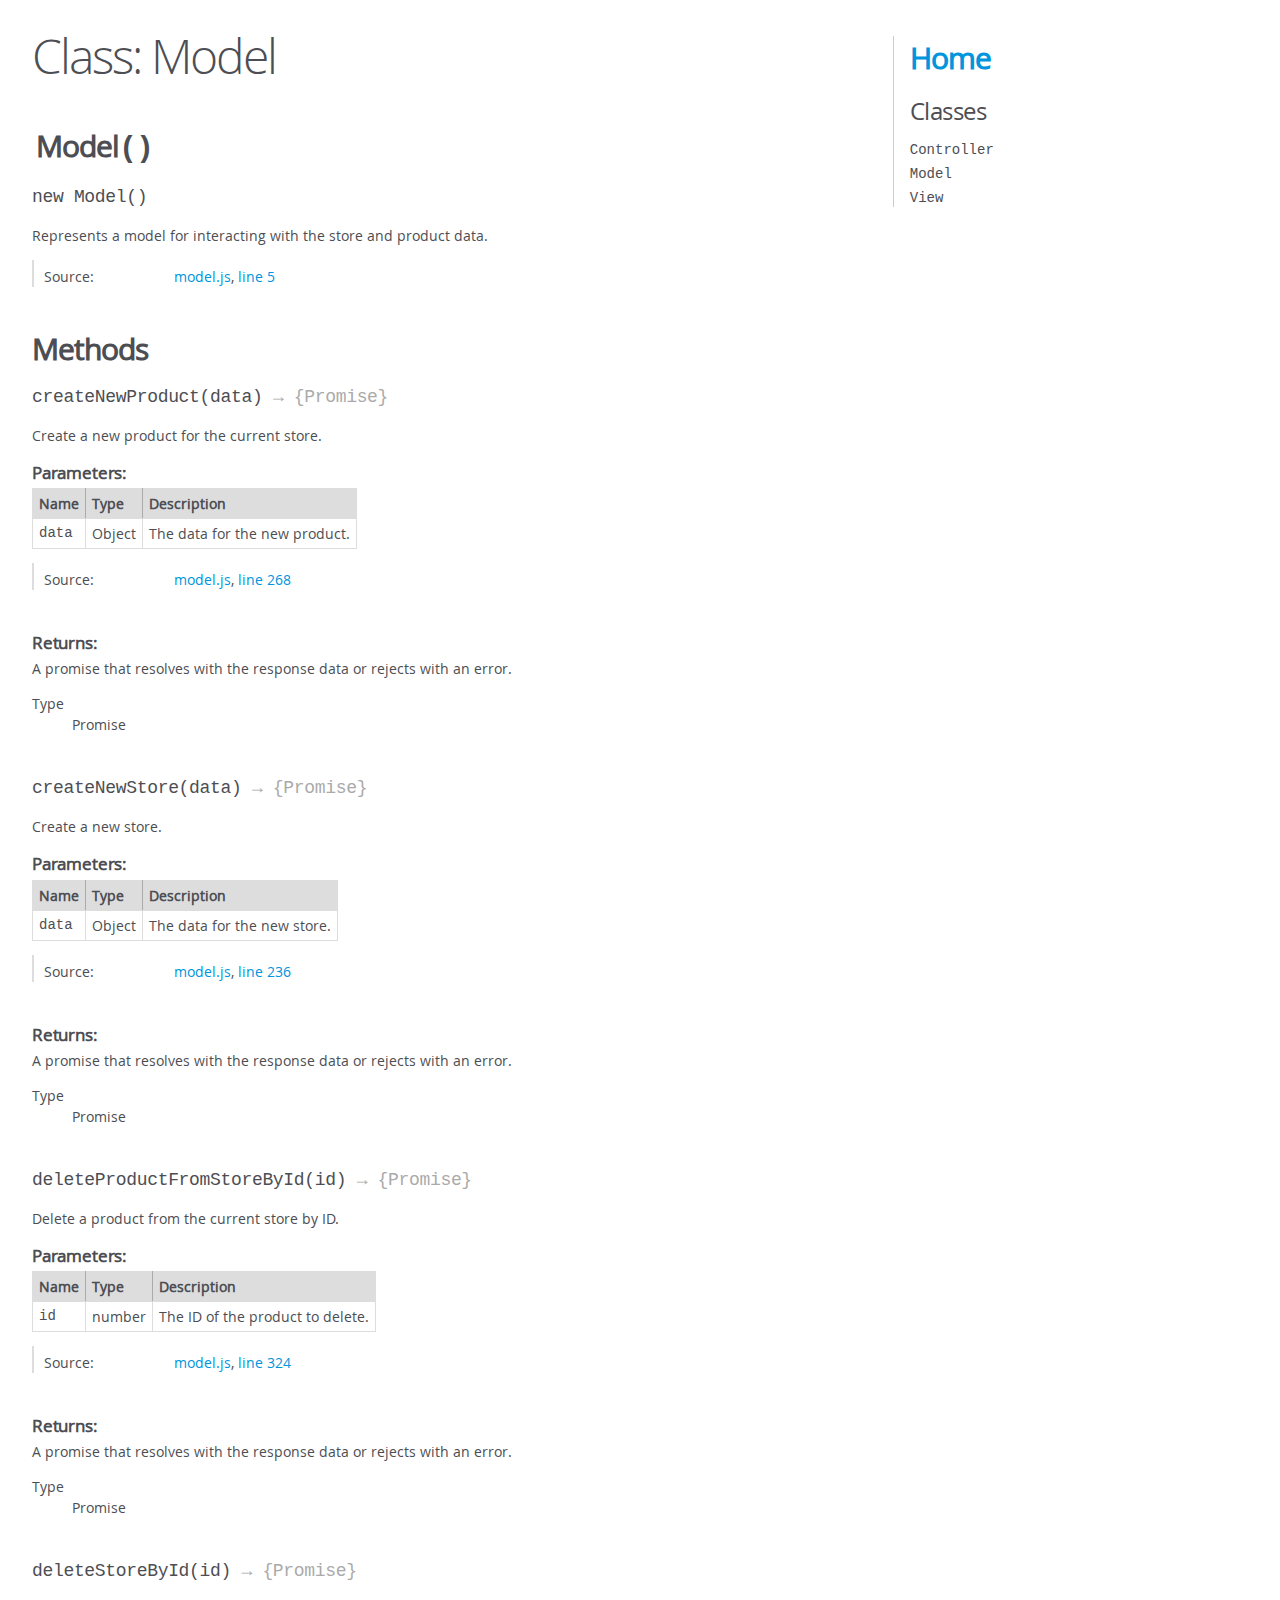
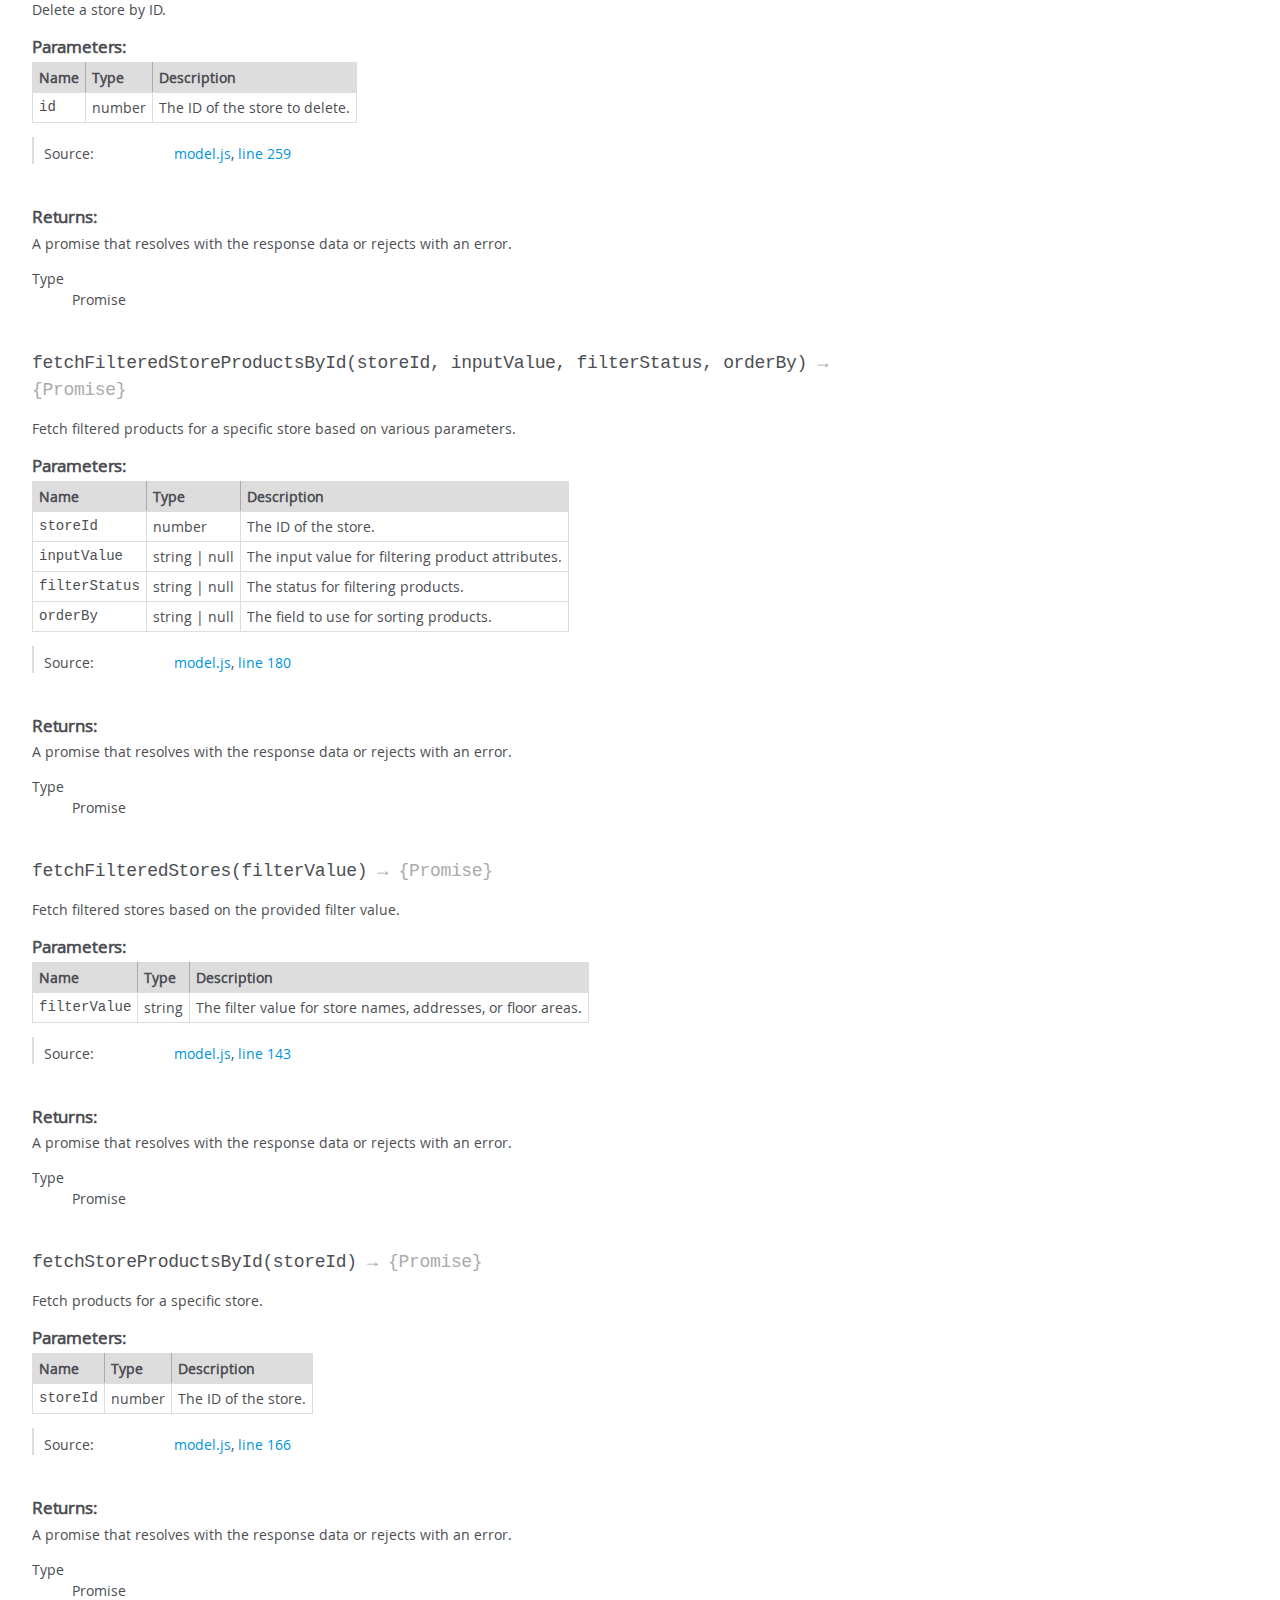
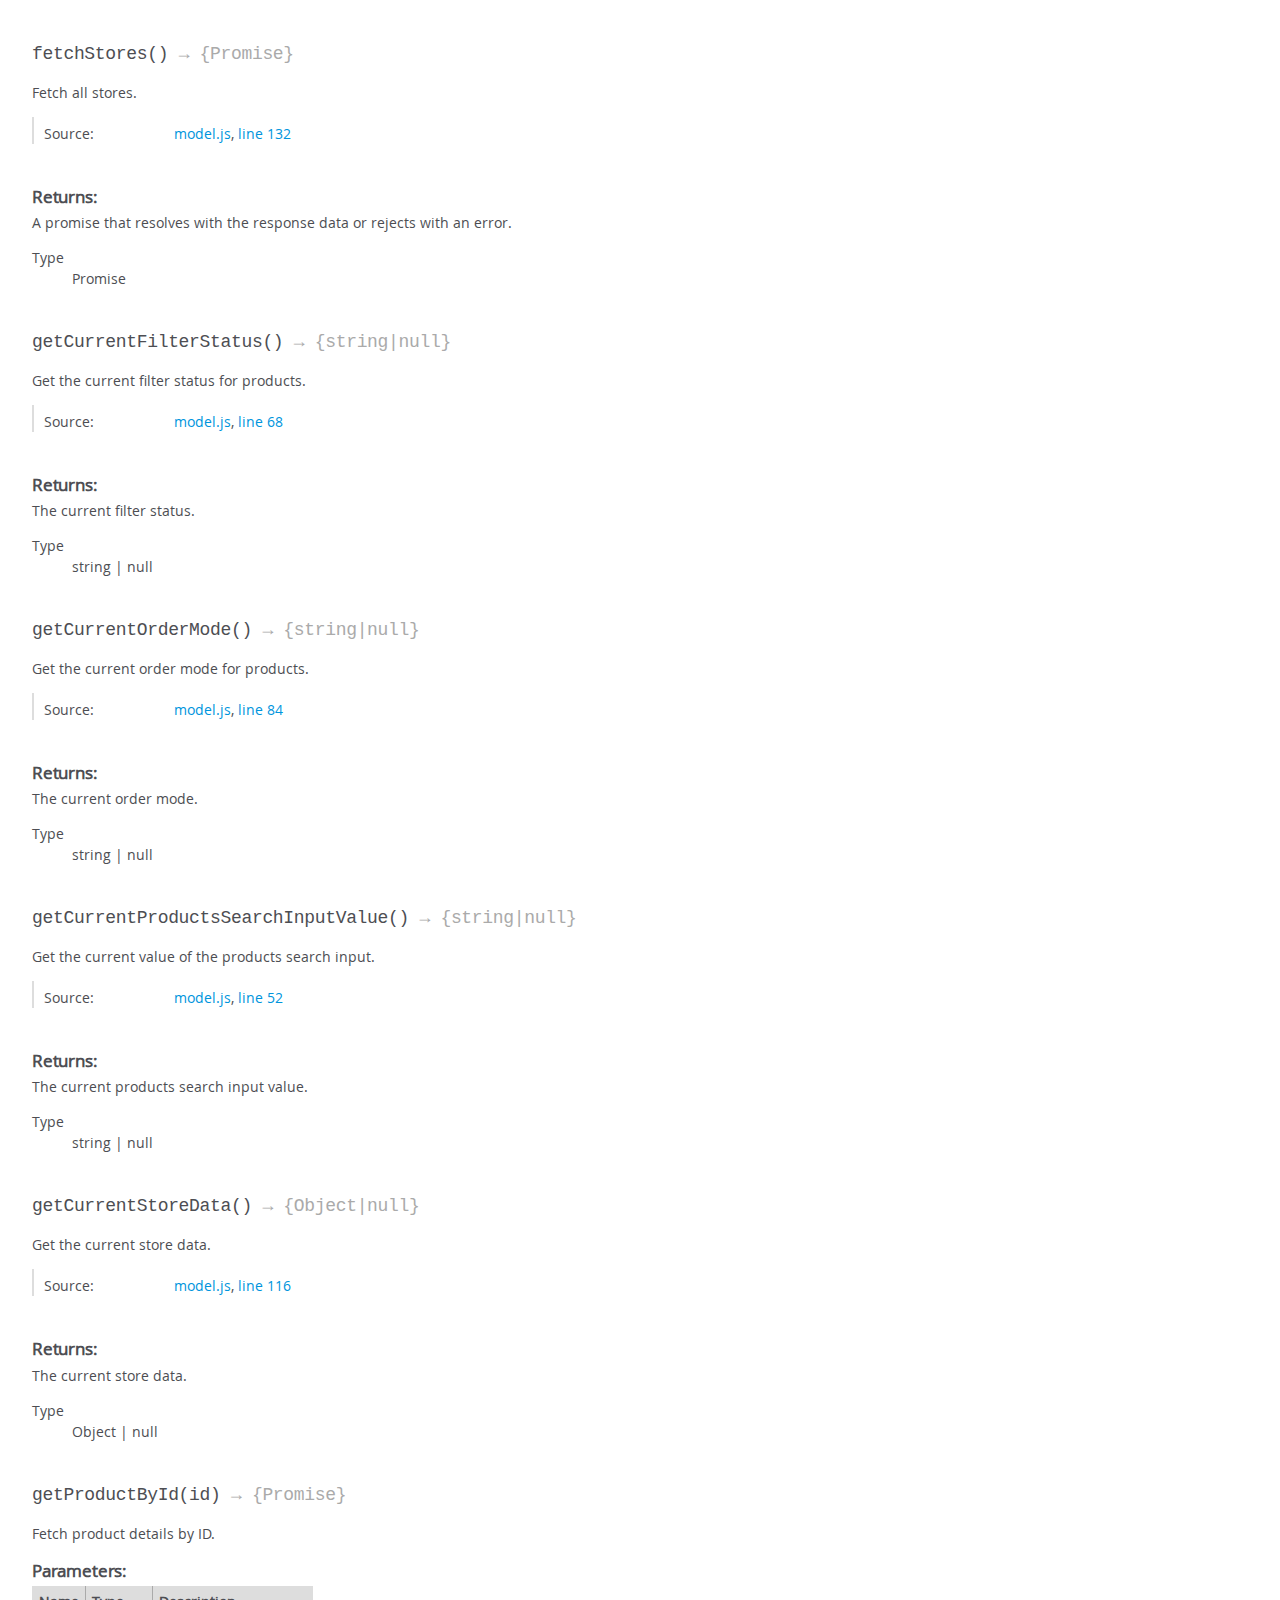
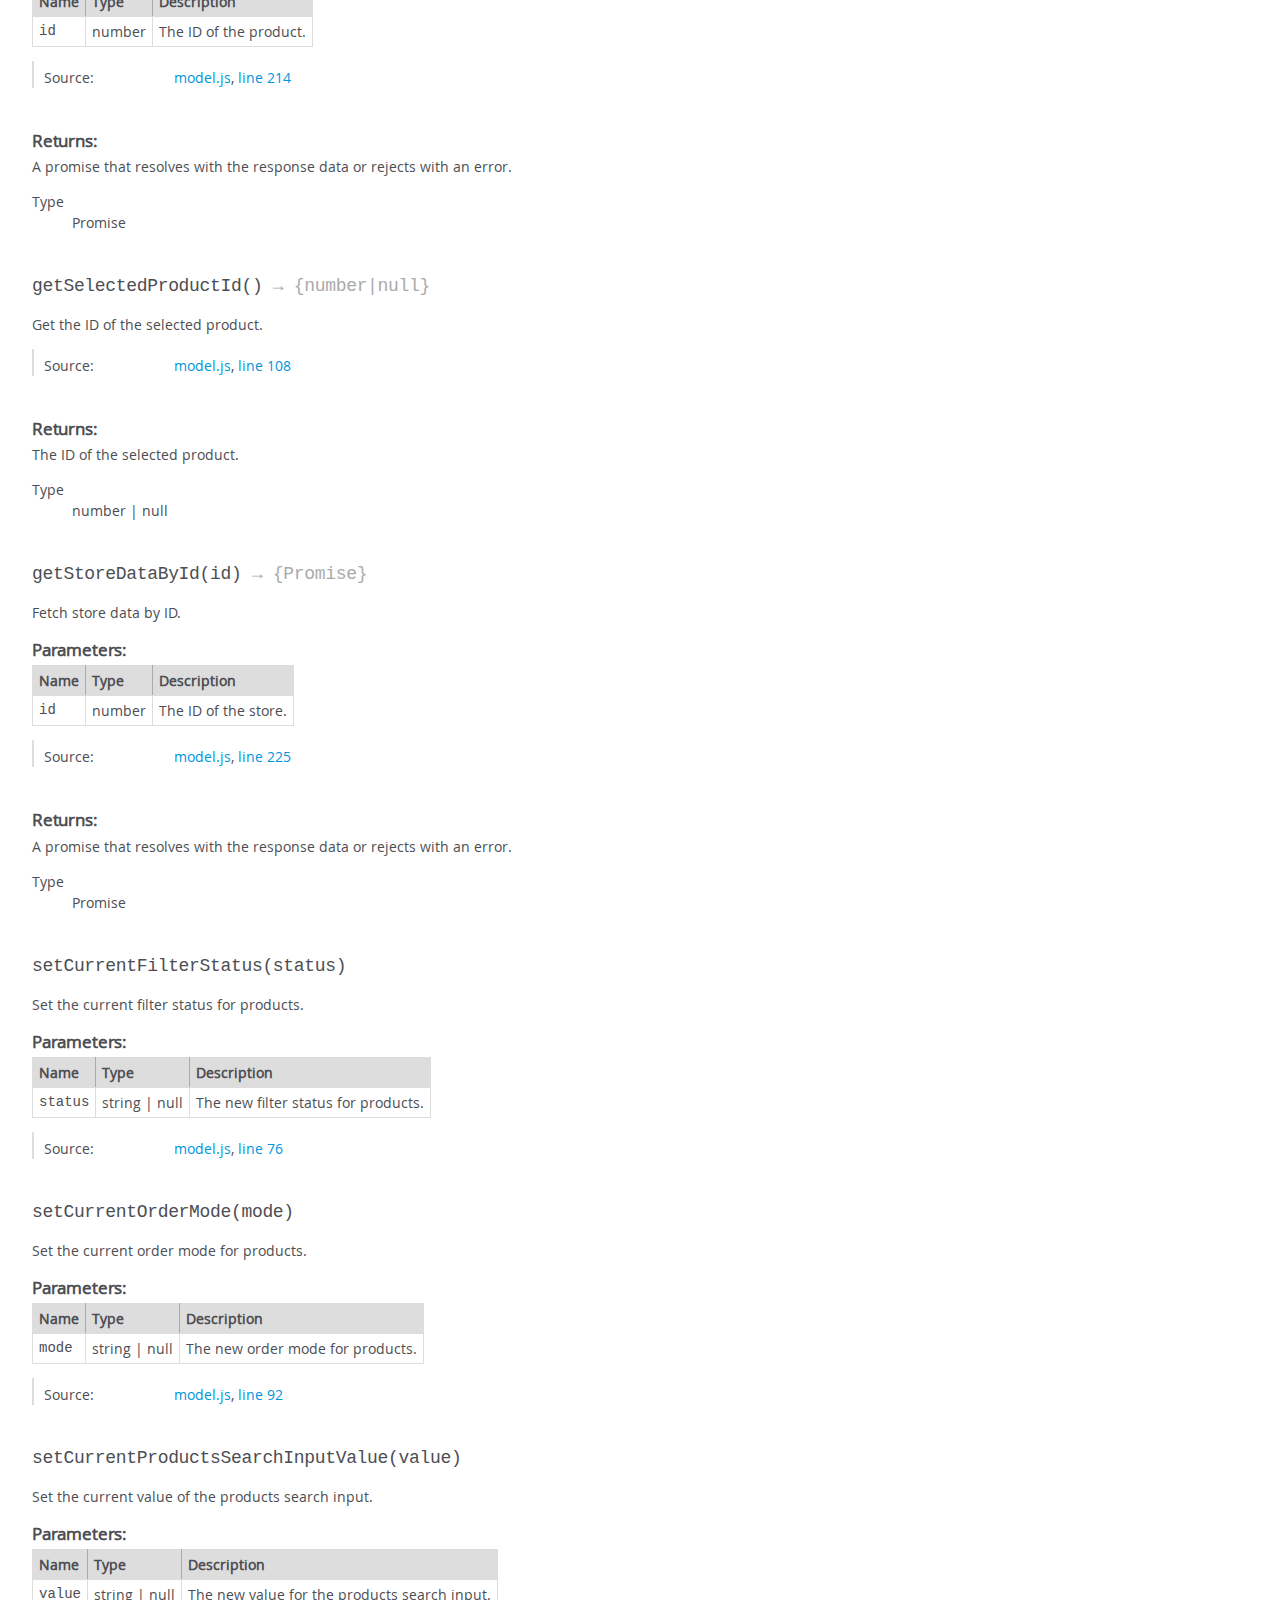
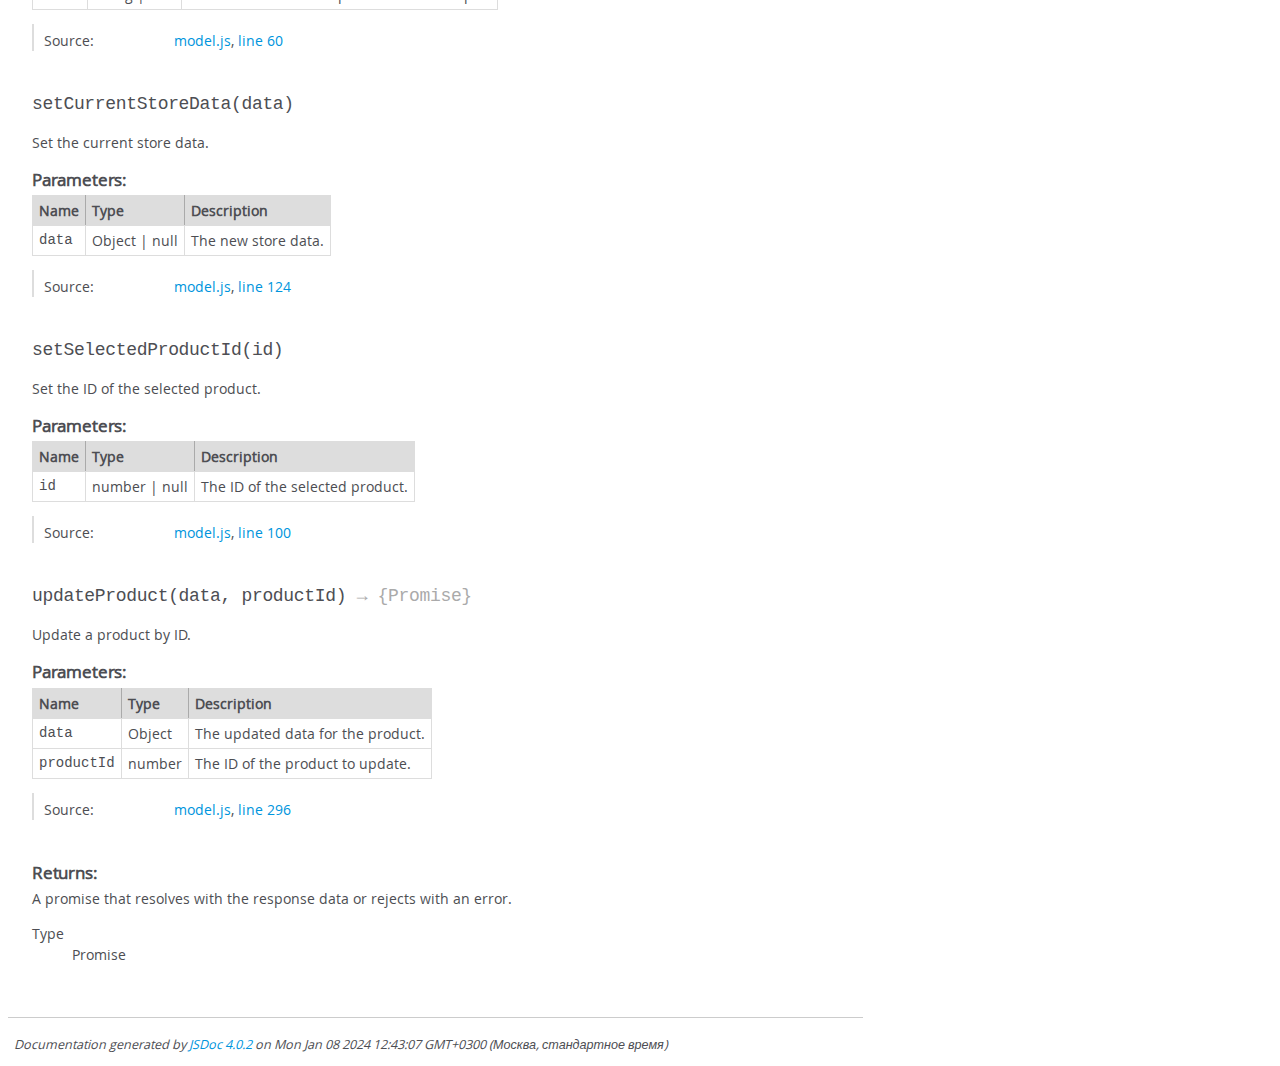
<file: out/Model.html>
<!DOCTYPE html>
<html lang="en">
<head>
    <meta charset="utf-8">
    <title>JSDoc: Class: Model</title>

    <script src="scripts/prettify/prettify.js"> </script>
    <script src="scripts/prettify/lang-css.js"> </script>
    <!--[if lt IE 9]>
      <script src="//html5shiv.googlecode.com/svn/trunk/html5.js"></script>
    <![endif]-->
    <link type="text/css" rel="stylesheet" href="styles/prettify-tomorrow.css">
    <link type="text/css" rel="stylesheet" href="styles/jsdoc-default.css">
</head>

<body>

<div id="main">

    <h1 class="page-title">Class: Model</h1>

    




<section>

<header>
    
        <h2><span class="attribs"><span class="type-signature"></span></span>Model<span class="signature">()</span><span class="type-signature"></span></h2>
        
    
</header>

<article>
    <div class="container-overview">
    
        

    

    
    <h4 class="name" id="Model"><span class="type-signature"></span>new Model<span class="signature">()</span><span class="type-signature"></span></h4>
    

    



<div class="description">
    Represents a model for interacting with the store and product data.
</div>













<dl class="details">

    

    

    

    

    

    

    

    

    

    

    

    

    
    <dt class="tag-source">Source:</dt>
    <dd class="tag-source"><ul class="dummy"><li>
        <a href="model.js.html">model.js</a>, <a href="model.js.html#line5">line 5</a>
    </li></ul></dd>
    

    

    

    
</dl>




















    
    </div>

    

    

    

    

    

    

    

    
        <h3 class="subsection-title">Methods</h3>

        
            

    

    
    <h4 class="name" id="createNewProduct"><span class="type-signature"></span>createNewProduct<span class="signature">(data)</span><span class="type-signature"> &rarr; {Promise}</span></h4>
    

    



<div class="description">
    Create a new product for the current store.
</div>









    <h5>Parameters:</h5>
    

<table class="params">
    <thead>
    <tr>
        
        <th>Name</th>
        

        <th>Type</th>

        

        

        <th class="last">Description</th>
    </tr>
    </thead>

    <tbody>
    

        <tr>
            
                <td class="name"><code>data</code></td>
            

            <td class="type">
            
                
<span class="param-type">Object</span>


            
            </td>

            

            

            <td class="description last">The data for the new product.</td>
        </tr>

    
    </tbody>
</table>






<dl class="details">

    

    

    

    

    

    

    

    

    

    

    

    

    
    <dt class="tag-source">Source:</dt>
    <dd class="tag-source"><ul class="dummy"><li>
        <a href="model.js.html">model.js</a>, <a href="model.js.html#line268">line 268</a>
    </li></ul></dd>
    

    

    

    
</dl>















<h5>Returns:</h5>

        
<div class="param-desc">
    A promise that resolves with the response data or rejects with an error.
</div>



<dl>
    <dt>
        Type
    </dt>
    <dd>
        
<span class="param-type">Promise</span>


    </dd>
</dl>

    





        
            

    

    
    <h4 class="name" id="createNewStore"><span class="type-signature"></span>createNewStore<span class="signature">(data)</span><span class="type-signature"> &rarr; {Promise}</span></h4>
    

    



<div class="description">
    Create a new store.
</div>









    <h5>Parameters:</h5>
    

<table class="params">
    <thead>
    <tr>
        
        <th>Name</th>
        

        <th>Type</th>

        

        

        <th class="last">Description</th>
    </tr>
    </thead>

    <tbody>
    

        <tr>
            
                <td class="name"><code>data</code></td>
            

            <td class="type">
            
                
<span class="param-type">Object</span>


            
            </td>

            

            

            <td class="description last">The data for the new store.</td>
        </tr>

    
    </tbody>
</table>






<dl class="details">

    

    

    

    

    

    

    

    

    

    

    

    

    
    <dt class="tag-source">Source:</dt>
    <dd class="tag-source"><ul class="dummy"><li>
        <a href="model.js.html">model.js</a>, <a href="model.js.html#line236">line 236</a>
    </li></ul></dd>
    

    

    

    
</dl>















<h5>Returns:</h5>

        
<div class="param-desc">
    A promise that resolves with the response data or rejects with an error.
</div>



<dl>
    <dt>
        Type
    </dt>
    <dd>
        
<span class="param-type">Promise</span>


    </dd>
</dl>

    





        
            

    

    
    <h4 class="name" id="deleteProductFromStoreById"><span class="type-signature"></span>deleteProductFromStoreById<span class="signature">(id)</span><span class="type-signature"> &rarr; {Promise}</span></h4>
    

    



<div class="description">
    Delete a product from the current store by ID.
</div>









    <h5>Parameters:</h5>
    

<table class="params">
    <thead>
    <tr>
        
        <th>Name</th>
        

        <th>Type</th>

        

        

        <th class="last">Description</th>
    </tr>
    </thead>

    <tbody>
    

        <tr>
            
                <td class="name"><code>id</code></td>
            

            <td class="type">
            
                
<span class="param-type">number</span>


            
            </td>

            

            

            <td class="description last">The ID of the product to delete.</td>
        </tr>

    
    </tbody>
</table>






<dl class="details">

    

    

    

    

    

    

    

    

    

    

    

    

    
    <dt class="tag-source">Source:</dt>
    <dd class="tag-source"><ul class="dummy"><li>
        <a href="model.js.html">model.js</a>, <a href="model.js.html#line324">line 324</a>
    </li></ul></dd>
    

    

    

    
</dl>















<h5>Returns:</h5>

        
<div class="param-desc">
    A promise that resolves with the response data or rejects with an error.
</div>



<dl>
    <dt>
        Type
    </dt>
    <dd>
        
<span class="param-type">Promise</span>


    </dd>
</dl>

    





        
            

    

    
    <h4 class="name" id="deleteStoreById"><span class="type-signature"></span>deleteStoreById<span class="signature">(id)</span><span class="type-signature"> &rarr; {Promise}</span></h4>
    

    



<div class="description">
    Delete a store by ID.
</div>









    <h5>Parameters:</h5>
    

<table class="params">
    <thead>
    <tr>
        
        <th>Name</th>
        

        <th>Type</th>

        

        

        <th class="last">Description</th>
    </tr>
    </thead>

    <tbody>
    

        <tr>
            
                <td class="name"><code>id</code></td>
            

            <td class="type">
            
                
<span class="param-type">number</span>


            
            </td>

            

            

            <td class="description last">The ID of the store to delete.</td>
        </tr>

    
    </tbody>
</table>






<dl class="details">

    

    

    

    

    

    

    

    

    

    

    

    

    
    <dt class="tag-source">Source:</dt>
    <dd class="tag-source"><ul class="dummy"><li>
        <a href="model.js.html">model.js</a>, <a href="model.js.html#line259">line 259</a>
    </li></ul></dd>
    

    

    

    
</dl>















<h5>Returns:</h5>

        
<div class="param-desc">
    A promise that resolves with the response data or rejects with an error.
</div>



<dl>
    <dt>
        Type
    </dt>
    <dd>
        
<span class="param-type">Promise</span>


    </dd>
</dl>

    





        
            

    

    
    <h4 class="name" id="fetchFilteredStoreProductsById"><span class="type-signature"></span>fetchFilteredStoreProductsById<span class="signature">(storeId, inputValue, filterStatus, orderBy)</span><span class="type-signature"> &rarr; {Promise}</span></h4>
    

    



<div class="description">
    Fetch filtered products for a specific store based on various parameters.
</div>









    <h5>Parameters:</h5>
    

<table class="params">
    <thead>
    <tr>
        
        <th>Name</th>
        

        <th>Type</th>

        

        

        <th class="last">Description</th>
    </tr>
    </thead>

    <tbody>
    

        <tr>
            
                <td class="name"><code>storeId</code></td>
            

            <td class="type">
            
                
<span class="param-type">number</span>


            
            </td>

            

            

            <td class="description last">The ID of the store.</td>
        </tr>

    

        <tr>
            
                <td class="name"><code>inputValue</code></td>
            

            <td class="type">
            
                
<span class="param-type">string</span>
|

<span class="param-type">null</span>


            
            </td>

            

            

            <td class="description last">The input value for filtering product attributes.</td>
        </tr>

    

        <tr>
            
                <td class="name"><code>filterStatus</code></td>
            

            <td class="type">
            
                
<span class="param-type">string</span>
|

<span class="param-type">null</span>


            
            </td>

            

            

            <td class="description last">The status for filtering products.</td>
        </tr>

    

        <tr>
            
                <td class="name"><code>orderBy</code></td>
            

            <td class="type">
            
                
<span class="param-type">string</span>
|

<span class="param-type">null</span>


            
            </td>

            

            

            <td class="description last">The field to use for sorting products.</td>
        </tr>

    
    </tbody>
</table>






<dl class="details">

    

    

    

    

    

    

    

    

    

    

    

    

    
    <dt class="tag-source">Source:</dt>
    <dd class="tag-source"><ul class="dummy"><li>
        <a href="model.js.html">model.js</a>, <a href="model.js.html#line180">line 180</a>
    </li></ul></dd>
    

    

    

    
</dl>















<h5>Returns:</h5>

        
<div class="param-desc">
    A promise that resolves with the response data or rejects with an error.
</div>



<dl>
    <dt>
        Type
    </dt>
    <dd>
        
<span class="param-type">Promise</span>


    </dd>
</dl>

    





        
            

    

    
    <h4 class="name" id="fetchFilteredStores"><span class="type-signature"></span>fetchFilteredStores<span class="signature">(filterValue)</span><span class="type-signature"> &rarr; {Promise}</span></h4>
    

    



<div class="description">
    Fetch filtered stores based on the provided filter value.
</div>









    <h5>Parameters:</h5>
    

<table class="params">
    <thead>
    <tr>
        
        <th>Name</th>
        

        <th>Type</th>

        

        

        <th class="last">Description</th>
    </tr>
    </thead>

    <tbody>
    

        <tr>
            
                <td class="name"><code>filterValue</code></td>
            

            <td class="type">
            
                
<span class="param-type">string</span>


            
            </td>

            

            

            <td class="description last">The filter value for store names, addresses, or floor areas.</td>
        </tr>

    
    </tbody>
</table>






<dl class="details">

    

    

    

    

    

    

    

    

    

    

    

    

    
    <dt class="tag-source">Source:</dt>
    <dd class="tag-source"><ul class="dummy"><li>
        <a href="model.js.html">model.js</a>, <a href="model.js.html#line143">line 143</a>
    </li></ul></dd>
    

    

    

    
</dl>















<h5>Returns:</h5>

        
<div class="param-desc">
    A promise that resolves with the response data or rejects with an error.
</div>



<dl>
    <dt>
        Type
    </dt>
    <dd>
        
<span class="param-type">Promise</span>


    </dd>
</dl>

    





        
            

    

    
    <h4 class="name" id="fetchStoreProductsById"><span class="type-signature"></span>fetchStoreProductsById<span class="signature">(storeId)</span><span class="type-signature"> &rarr; {Promise}</span></h4>
    

    



<div class="description">
    Fetch products for a specific store.
</div>









    <h5>Parameters:</h5>
    

<table class="params">
    <thead>
    <tr>
        
        <th>Name</th>
        

        <th>Type</th>

        

        

        <th class="last">Description</th>
    </tr>
    </thead>

    <tbody>
    

        <tr>
            
                <td class="name"><code>storeId</code></td>
            

            <td class="type">
            
                
<span class="param-type">number</span>


            
            </td>

            

            

            <td class="description last">The ID of the store.</td>
        </tr>

    
    </tbody>
</table>






<dl class="details">

    

    

    

    

    

    

    

    

    

    

    

    

    
    <dt class="tag-source">Source:</dt>
    <dd class="tag-source"><ul class="dummy"><li>
        <a href="model.js.html">model.js</a>, <a href="model.js.html#line166">line 166</a>
    </li></ul></dd>
    

    

    

    
</dl>















<h5>Returns:</h5>

        
<div class="param-desc">
    A promise that resolves with the response data or rejects with an error.
</div>



<dl>
    <dt>
        Type
    </dt>
    <dd>
        
<span class="param-type">Promise</span>


    </dd>
</dl>

    





        
            

    

    
    <h4 class="name" id="fetchStores"><span class="type-signature"></span>fetchStores<span class="signature">()</span><span class="type-signature"> &rarr; {Promise}</span></h4>
    

    



<div class="description">
    Fetch all stores.
</div>













<dl class="details">

    

    

    

    

    

    

    

    

    

    

    

    

    
    <dt class="tag-source">Source:</dt>
    <dd class="tag-source"><ul class="dummy"><li>
        <a href="model.js.html">model.js</a>, <a href="model.js.html#line132">line 132</a>
    </li></ul></dd>
    

    

    

    
</dl>















<h5>Returns:</h5>

        
<div class="param-desc">
    A promise that resolves with the response data or rejects with an error.
</div>



<dl>
    <dt>
        Type
    </dt>
    <dd>
        
<span class="param-type">Promise</span>


    </dd>
</dl>

    





        
            

    

    
    <h4 class="name" id="getCurrentFilterStatus"><span class="type-signature"></span>getCurrentFilterStatus<span class="signature">()</span><span class="type-signature"> &rarr; {string|null}</span></h4>
    

    



<div class="description">
    Get the current filter status for products.
</div>













<dl class="details">

    

    

    

    

    

    

    

    

    

    

    

    

    
    <dt class="tag-source">Source:</dt>
    <dd class="tag-source"><ul class="dummy"><li>
        <a href="model.js.html">model.js</a>, <a href="model.js.html#line68">line 68</a>
    </li></ul></dd>
    

    

    

    
</dl>















<h5>Returns:</h5>

        
<div class="param-desc">
    The current filter status.
</div>



<dl>
    <dt>
        Type
    </dt>
    <dd>
        
<span class="param-type">string</span>
|

<span class="param-type">null</span>


    </dd>
</dl>

    





        
            

    

    
    <h4 class="name" id="getCurrentOrderMode"><span class="type-signature"></span>getCurrentOrderMode<span class="signature">()</span><span class="type-signature"> &rarr; {string|null}</span></h4>
    

    



<div class="description">
    Get the current order mode for products.
</div>













<dl class="details">

    

    

    

    

    

    

    

    

    

    

    

    

    
    <dt class="tag-source">Source:</dt>
    <dd class="tag-source"><ul class="dummy"><li>
        <a href="model.js.html">model.js</a>, <a href="model.js.html#line84">line 84</a>
    </li></ul></dd>
    

    

    

    
</dl>















<h5>Returns:</h5>

        
<div class="param-desc">
    The current order mode.
</div>



<dl>
    <dt>
        Type
    </dt>
    <dd>
        
<span class="param-type">string</span>
|

<span class="param-type">null</span>


    </dd>
</dl>

    





        
            

    

    
    <h4 class="name" id="getCurrentProductsSearchInputValue"><span class="type-signature"></span>getCurrentProductsSearchInputValue<span class="signature">()</span><span class="type-signature"> &rarr; {string|null}</span></h4>
    

    



<div class="description">
    Get the current value of the products search input.
</div>













<dl class="details">

    

    

    

    

    

    

    

    

    

    

    

    

    
    <dt class="tag-source">Source:</dt>
    <dd class="tag-source"><ul class="dummy"><li>
        <a href="model.js.html">model.js</a>, <a href="model.js.html#line52">line 52</a>
    </li></ul></dd>
    

    

    

    
</dl>















<h5>Returns:</h5>

        
<div class="param-desc">
    The current products search input value.
</div>



<dl>
    <dt>
        Type
    </dt>
    <dd>
        
<span class="param-type">string</span>
|

<span class="param-type">null</span>


    </dd>
</dl>

    





        
            

    

    
    <h4 class="name" id="getCurrentStoreData"><span class="type-signature"></span>getCurrentStoreData<span class="signature">()</span><span class="type-signature"> &rarr; {Object|null}</span></h4>
    

    



<div class="description">
    Get the current store data.
</div>













<dl class="details">

    

    

    

    

    

    

    

    

    

    

    

    

    
    <dt class="tag-source">Source:</dt>
    <dd class="tag-source"><ul class="dummy"><li>
        <a href="model.js.html">model.js</a>, <a href="model.js.html#line116">line 116</a>
    </li></ul></dd>
    

    

    

    
</dl>















<h5>Returns:</h5>

        
<div class="param-desc">
    The current store data.
</div>



<dl>
    <dt>
        Type
    </dt>
    <dd>
        
<span class="param-type">Object</span>
|

<span class="param-type">null</span>


    </dd>
</dl>

    





        
            

    

    
    <h4 class="name" id="getProductById"><span class="type-signature"></span>getProductById<span class="signature">(id)</span><span class="type-signature"> &rarr; {Promise}</span></h4>
    

    



<div class="description">
    Fetch product details by ID.
</div>









    <h5>Parameters:</h5>
    

<table class="params">
    <thead>
    <tr>
        
        <th>Name</th>
        

        <th>Type</th>

        

        

        <th class="last">Description</th>
    </tr>
    </thead>

    <tbody>
    

        <tr>
            
                <td class="name"><code>id</code></td>
            

            <td class="type">
            
                
<span class="param-type">number</span>


            
            </td>

            

            

            <td class="description last">The ID of the product.</td>
        </tr>

    
    </tbody>
</table>






<dl class="details">

    

    

    

    

    

    

    

    

    

    

    

    

    
    <dt class="tag-source">Source:</dt>
    <dd class="tag-source"><ul class="dummy"><li>
        <a href="model.js.html">model.js</a>, <a href="model.js.html#line214">line 214</a>
    </li></ul></dd>
    

    

    

    
</dl>















<h5>Returns:</h5>

        
<div class="param-desc">
    A promise that resolves with the response data or rejects with an error.
</div>



<dl>
    <dt>
        Type
    </dt>
    <dd>
        
<span class="param-type">Promise</span>


    </dd>
</dl>

    





        
            

    

    
    <h4 class="name" id="getSelectedProductId"><span class="type-signature"></span>getSelectedProductId<span class="signature">()</span><span class="type-signature"> &rarr; {number|null}</span></h4>
    

    



<div class="description">
    Get the ID of the selected product.
</div>













<dl class="details">

    

    

    

    

    

    

    

    

    

    

    

    

    
    <dt class="tag-source">Source:</dt>
    <dd class="tag-source"><ul class="dummy"><li>
        <a href="model.js.html">model.js</a>, <a href="model.js.html#line108">line 108</a>
    </li></ul></dd>
    

    

    

    
</dl>















<h5>Returns:</h5>

        
<div class="param-desc">
    The ID of the selected product.
</div>



<dl>
    <dt>
        Type
    </dt>
    <dd>
        
<span class="param-type">number</span>
|

<span class="param-type">null</span>


    </dd>
</dl>

    





        
            

    

    
    <h4 class="name" id="getStoreDataById"><span class="type-signature"></span>getStoreDataById<span class="signature">(id)</span><span class="type-signature"> &rarr; {Promise}</span></h4>
    

    



<div class="description">
    Fetch store data by ID.
</div>









    <h5>Parameters:</h5>
    

<table class="params">
    <thead>
    <tr>
        
        <th>Name</th>
        

        <th>Type</th>

        

        

        <th class="last">Description</th>
    </tr>
    </thead>

    <tbody>
    

        <tr>
            
                <td class="name"><code>id</code></td>
            

            <td class="type">
            
                
<span class="param-type">number</span>


            
            </td>

            

            

            <td class="description last">The ID of the store.</td>
        </tr>

    
    </tbody>
</table>






<dl class="details">

    

    

    

    

    

    

    

    

    

    

    

    

    
    <dt class="tag-source">Source:</dt>
    <dd class="tag-source"><ul class="dummy"><li>
        <a href="model.js.html">model.js</a>, <a href="model.js.html#line225">line 225</a>
    </li></ul></dd>
    

    

    

    
</dl>















<h5>Returns:</h5>

        
<div class="param-desc">
    A promise that resolves with the response data or rejects with an error.
</div>



<dl>
    <dt>
        Type
    </dt>
    <dd>
        
<span class="param-type">Promise</span>


    </dd>
</dl>

    





        
            

    

    
    <h4 class="name" id="setCurrentFilterStatus"><span class="type-signature"></span>setCurrentFilterStatus<span class="signature">(status)</span><span class="type-signature"></span></h4>
    

    



<div class="description">
    Set the current filter status for products.
</div>









    <h5>Parameters:</h5>
    

<table class="params">
    <thead>
    <tr>
        
        <th>Name</th>
        

        <th>Type</th>

        

        

        <th class="last">Description</th>
    </tr>
    </thead>

    <tbody>
    

        <tr>
            
                <td class="name"><code>status</code></td>
            

            <td class="type">
            
                
<span class="param-type">string</span>
|

<span class="param-type">null</span>


            
            </td>

            

            

            <td class="description last">The new filter status for products.</td>
        </tr>

    
    </tbody>
</table>






<dl class="details">

    

    

    

    

    

    

    

    

    

    

    

    

    
    <dt class="tag-source">Source:</dt>
    <dd class="tag-source"><ul class="dummy"><li>
        <a href="model.js.html">model.js</a>, <a href="model.js.html#line76">line 76</a>
    </li></ul></dd>
    

    

    

    
</dl>




















        
            

    

    
    <h4 class="name" id="setCurrentOrderMode"><span class="type-signature"></span>setCurrentOrderMode<span class="signature">(mode)</span><span class="type-signature"></span></h4>
    

    



<div class="description">
    Set the current order mode for products.
</div>









    <h5>Parameters:</h5>
    

<table class="params">
    <thead>
    <tr>
        
        <th>Name</th>
        

        <th>Type</th>

        

        

        <th class="last">Description</th>
    </tr>
    </thead>

    <tbody>
    

        <tr>
            
                <td class="name"><code>mode</code></td>
            

            <td class="type">
            
                
<span class="param-type">string</span>
|

<span class="param-type">null</span>


            
            </td>

            

            

            <td class="description last">The new order mode for products.</td>
        </tr>

    
    </tbody>
</table>






<dl class="details">

    

    

    

    

    

    

    

    

    

    

    

    

    
    <dt class="tag-source">Source:</dt>
    <dd class="tag-source"><ul class="dummy"><li>
        <a href="model.js.html">model.js</a>, <a href="model.js.html#line92">line 92</a>
    </li></ul></dd>
    

    

    

    
</dl>




















        
            

    

    
    <h4 class="name" id="setCurrentProductsSearchInputValue"><span class="type-signature"></span>setCurrentProductsSearchInputValue<span class="signature">(value)</span><span class="type-signature"></span></h4>
    

    



<div class="description">
    Set the current value of the products search input.
</div>









    <h5>Parameters:</h5>
    

<table class="params">
    <thead>
    <tr>
        
        <th>Name</th>
        

        <th>Type</th>

        

        

        <th class="last">Description</th>
    </tr>
    </thead>

    <tbody>
    

        <tr>
            
                <td class="name"><code>value</code></td>
            

            <td class="type">
            
                
<span class="param-type">string</span>
|

<span class="param-type">null</span>


            
            </td>

            

            

            <td class="description last">The new value for the products search input.</td>
        </tr>

    
    </tbody>
</table>






<dl class="details">

    

    

    

    

    

    

    

    

    

    

    

    

    
    <dt class="tag-source">Source:</dt>
    <dd class="tag-source"><ul class="dummy"><li>
        <a href="model.js.html">model.js</a>, <a href="model.js.html#line60">line 60</a>
    </li></ul></dd>
    

    

    

    
</dl>




















        
            

    

    
    <h4 class="name" id="setCurrentStoreData"><span class="type-signature"></span>setCurrentStoreData<span class="signature">(data)</span><span class="type-signature"></span></h4>
    

    



<div class="description">
    Set the current store data.
</div>









    <h5>Parameters:</h5>
    

<table class="params">
    <thead>
    <tr>
        
        <th>Name</th>
        

        <th>Type</th>

        

        

        <th class="last">Description</th>
    </tr>
    </thead>

    <tbody>
    

        <tr>
            
                <td class="name"><code>data</code></td>
            

            <td class="type">
            
                
<span class="param-type">Object</span>
|

<span class="param-type">null</span>


            
            </td>

            

            

            <td class="description last">The new store data.</td>
        </tr>

    
    </tbody>
</table>






<dl class="details">

    

    

    

    

    

    

    

    

    

    

    

    

    
    <dt class="tag-source">Source:</dt>
    <dd class="tag-source"><ul class="dummy"><li>
        <a href="model.js.html">model.js</a>, <a href="model.js.html#line124">line 124</a>
    </li></ul></dd>
    

    

    

    
</dl>




















        
            

    

    
    <h4 class="name" id="setSelectedProductId"><span class="type-signature"></span>setSelectedProductId<span class="signature">(id)</span><span class="type-signature"></span></h4>
    

    



<div class="description">
    Set the ID of the selected product.
</div>









    <h5>Parameters:</h5>
    

<table class="params">
    <thead>
    <tr>
        
        <th>Name</th>
        

        <th>Type</th>

        

        

        <th class="last">Description</th>
    </tr>
    </thead>

    <tbody>
    

        <tr>
            
                <td class="name"><code>id</code></td>
            

            <td class="type">
            
                
<span class="param-type">number</span>
|

<span class="param-type">null</span>


            
            </td>

            

            

            <td class="description last">The ID of the selected product.</td>
        </tr>

    
    </tbody>
</table>






<dl class="details">

    

    

    

    

    

    

    

    

    

    

    

    

    
    <dt class="tag-source">Source:</dt>
    <dd class="tag-source"><ul class="dummy"><li>
        <a href="model.js.html">model.js</a>, <a href="model.js.html#line100">line 100</a>
    </li></ul></dd>
    

    

    

    
</dl>




















        
            

    

    
    <h4 class="name" id="updateProduct"><span class="type-signature"></span>updateProduct<span class="signature">(data, productId)</span><span class="type-signature"> &rarr; {Promise}</span></h4>
    

    



<div class="description">
    Update a product by ID.
</div>









    <h5>Parameters:</h5>
    

<table class="params">
    <thead>
    <tr>
        
        <th>Name</th>
        

        <th>Type</th>

        

        

        <th class="last">Description</th>
    </tr>
    </thead>

    <tbody>
    

        <tr>
            
                <td class="name"><code>data</code></td>
            

            <td class="type">
            
                
<span class="param-type">Object</span>


            
            </td>

            

            

            <td class="description last">The updated data for the product.</td>
        </tr>

    

        <tr>
            
                <td class="name"><code>productId</code></td>
            

            <td class="type">
            
                
<span class="param-type">number</span>


            
            </td>

            

            

            <td class="description last">The ID of the product to update.</td>
        </tr>

    
    </tbody>
</table>






<dl class="details">

    

    

    

    

    

    

    

    

    

    

    

    

    
    <dt class="tag-source">Source:</dt>
    <dd class="tag-source"><ul class="dummy"><li>
        <a href="model.js.html">model.js</a>, <a href="model.js.html#line296">line 296</a>
    </li></ul></dd>
    

    

    

    
</dl>















<h5>Returns:</h5>

        
<div class="param-desc">
    A promise that resolves with the response data or rejects with an error.
</div>



<dl>
    <dt>
        Type
    </dt>
    <dd>
        
<span class="param-type">Promise</span>


    </dd>
</dl>

    





        
    

    

    
</article>

</section>




</div>

<nav>
    <h2><a href="index.html">Home</a></h2><h3>Classes</h3><ul><li><a href="Controller.html">Controller</a></li><li><a href="Model.html">Model</a></li><li><a href="View.html">View</a></li></ul>
</nav>

<br class="clear">

<footer>
    Documentation generated by <a href="https://github.com/jsdoc/jsdoc">JSDoc 4.0.2</a> on Mon Jan 08 2024 12:43:07 GMT+0300 (Москва, стандартное время)
</footer>

<script> prettyPrint(); </script>
<script src="scripts/linenumber.js"> </script>
</body>
</html>
</file>
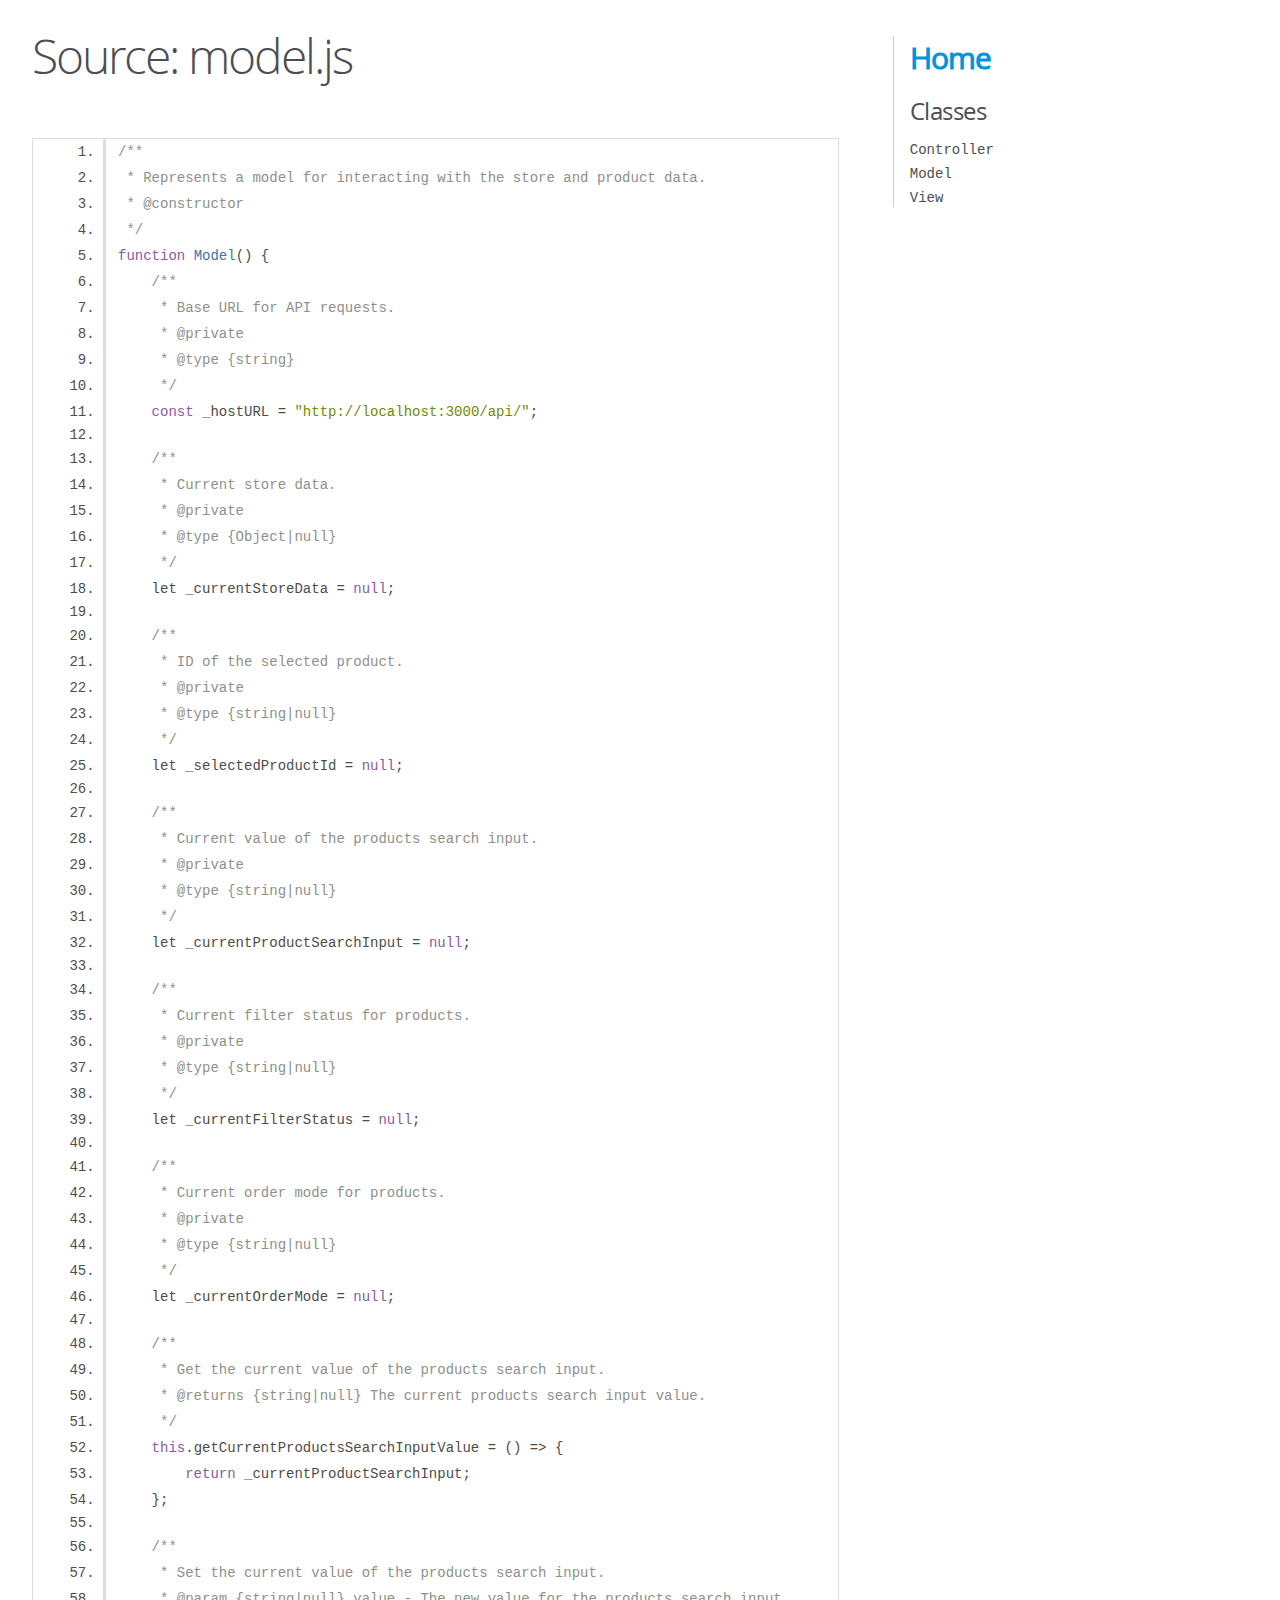
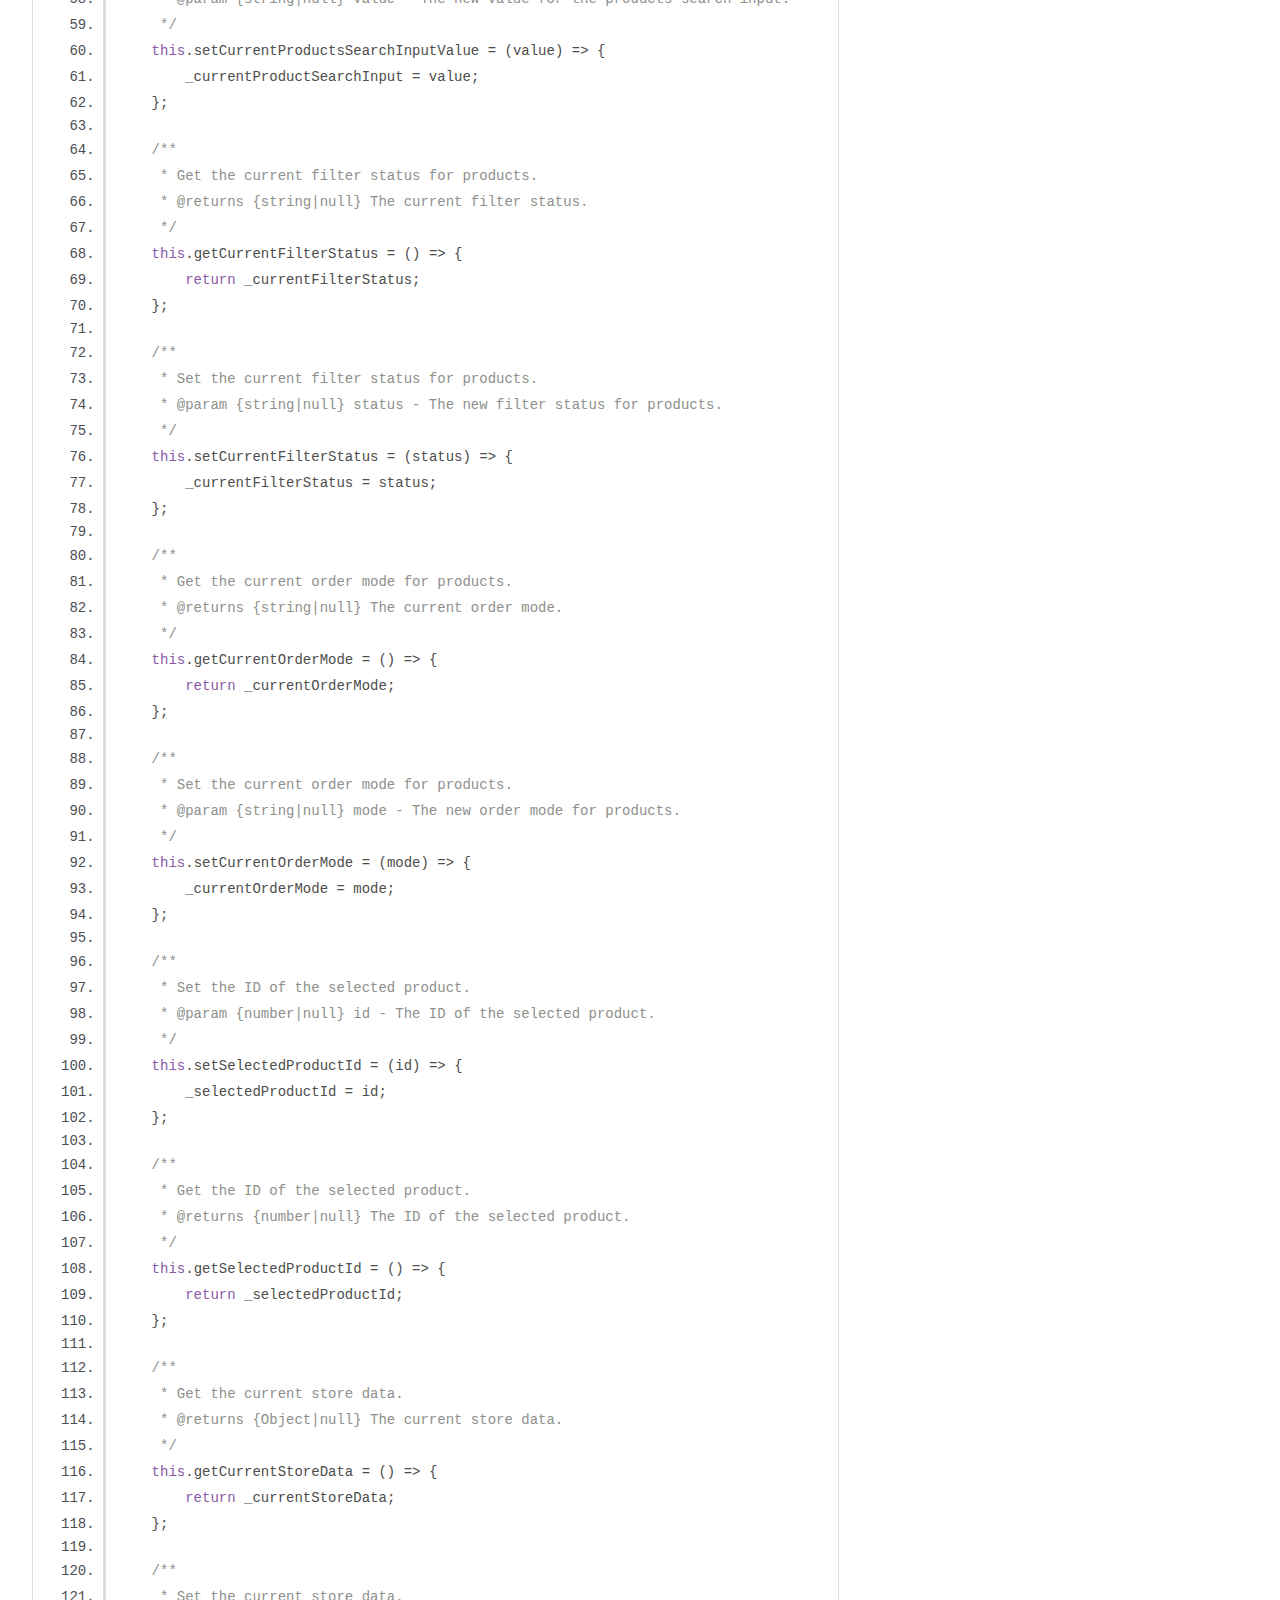
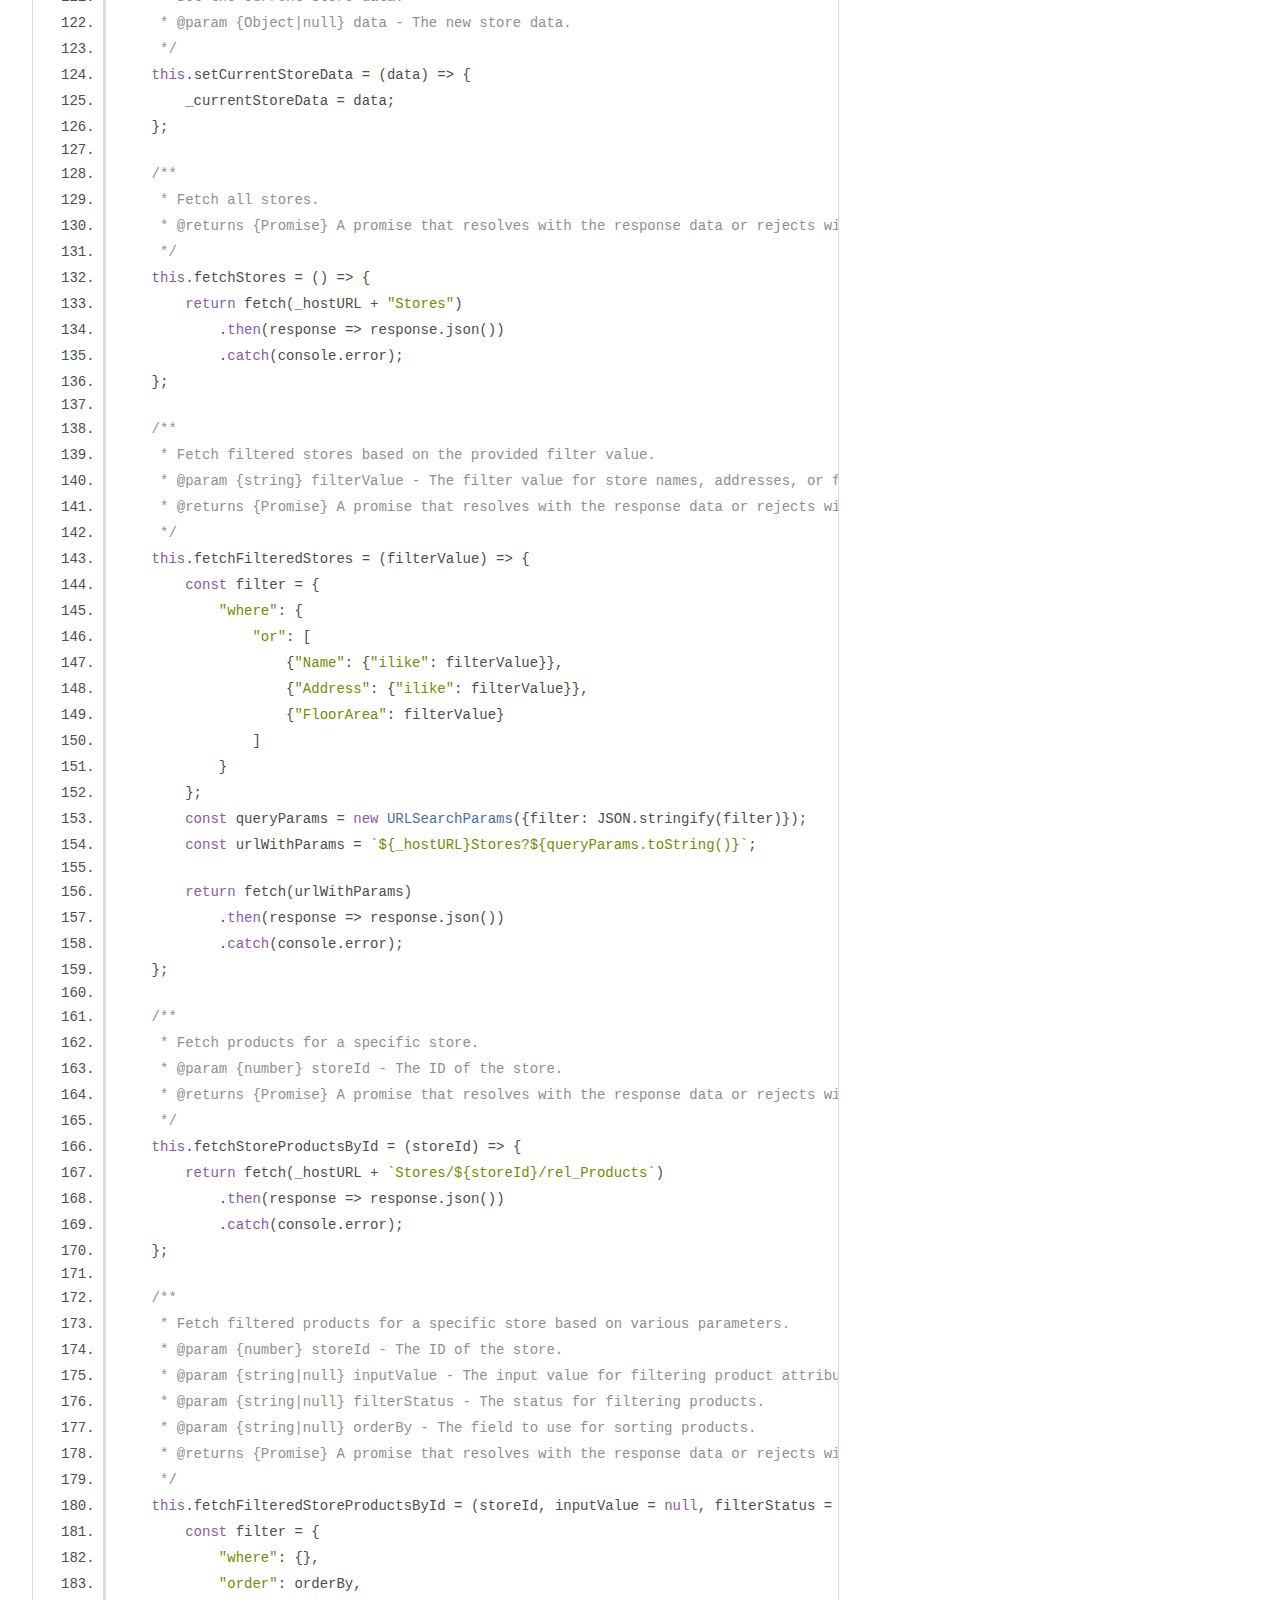
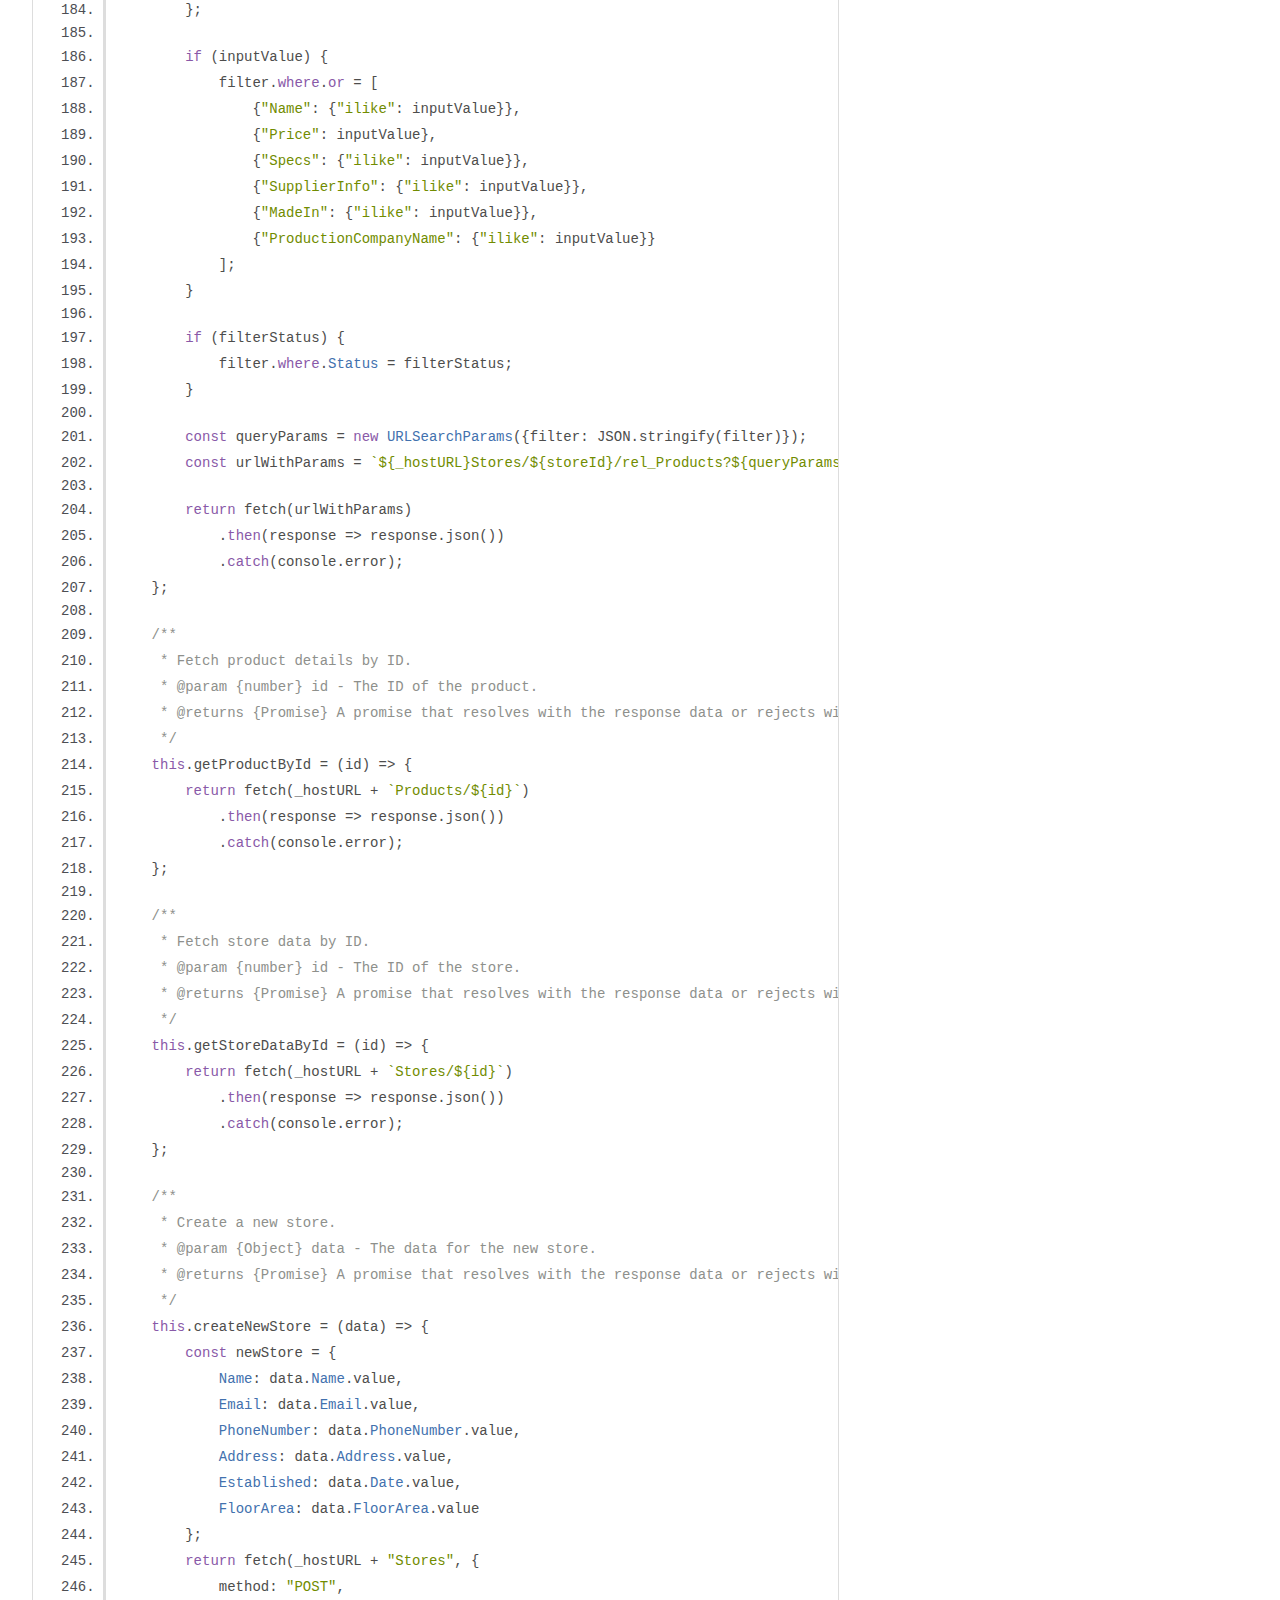
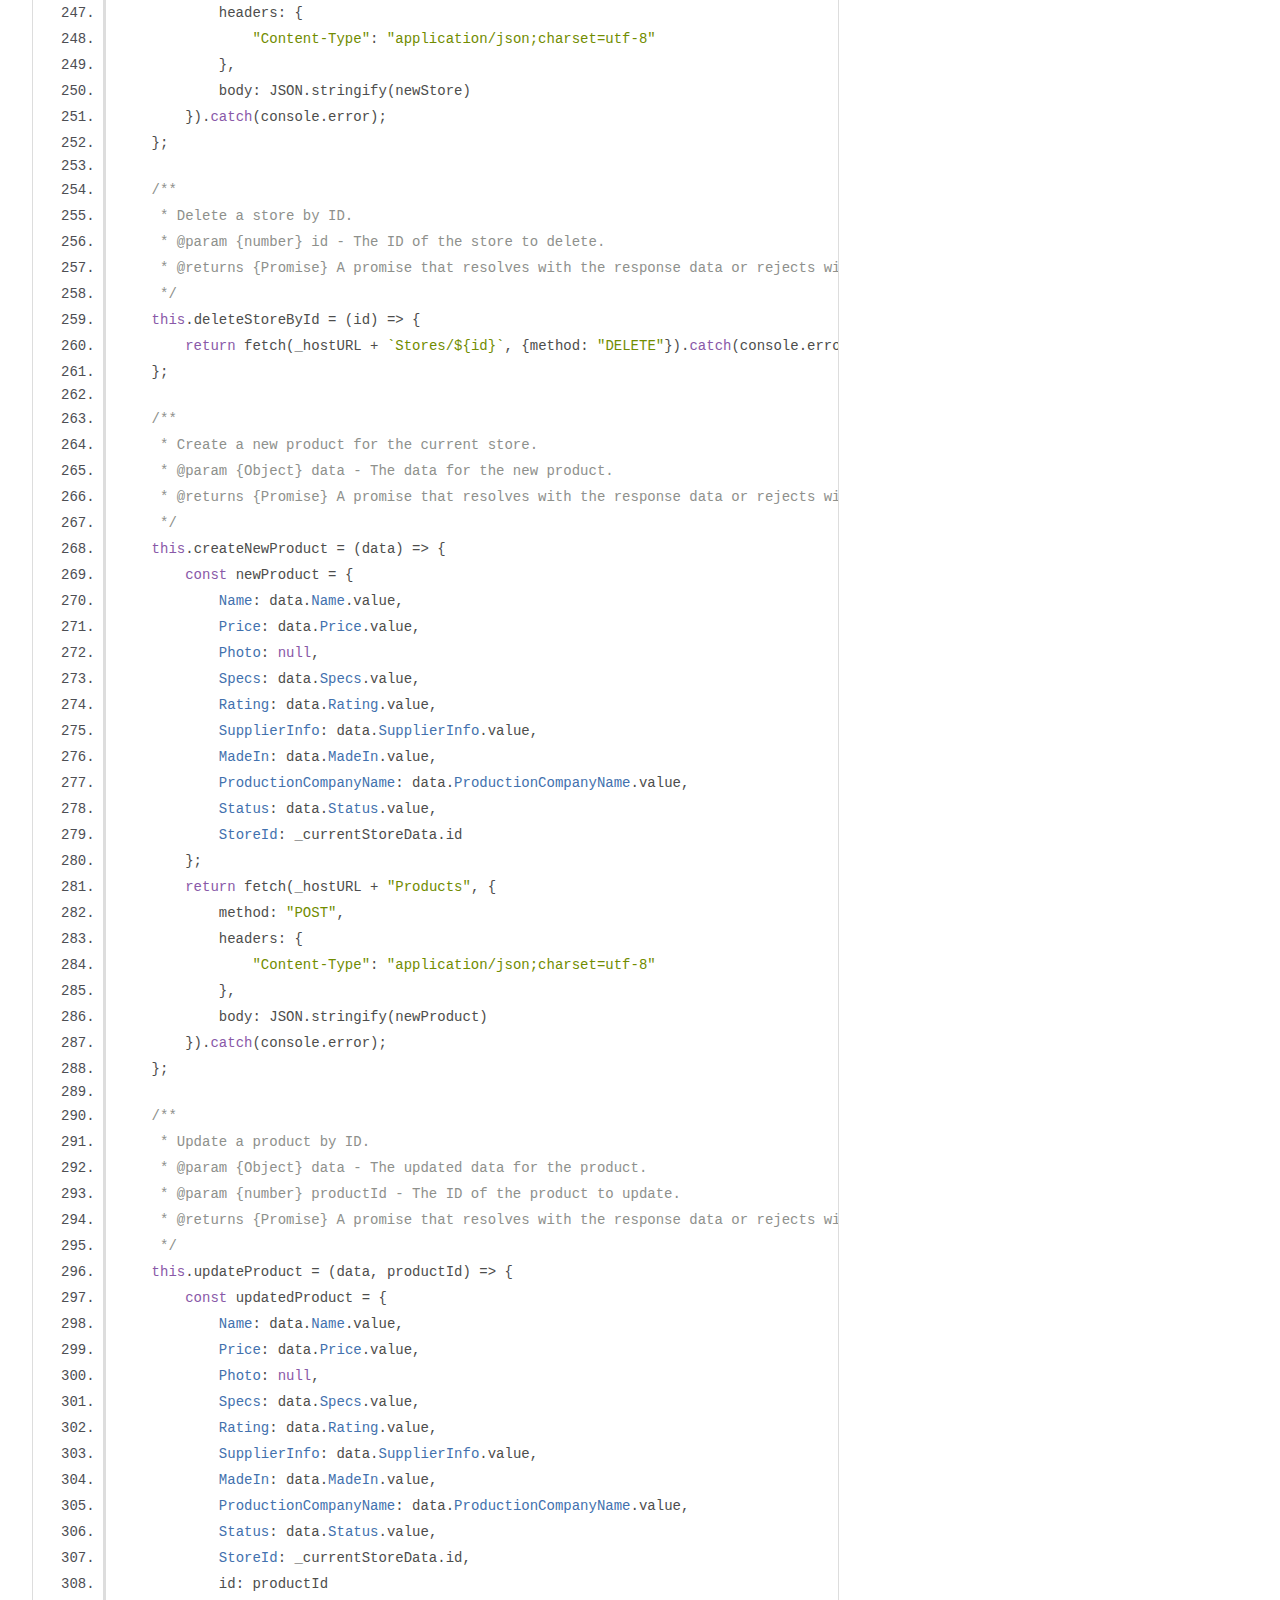
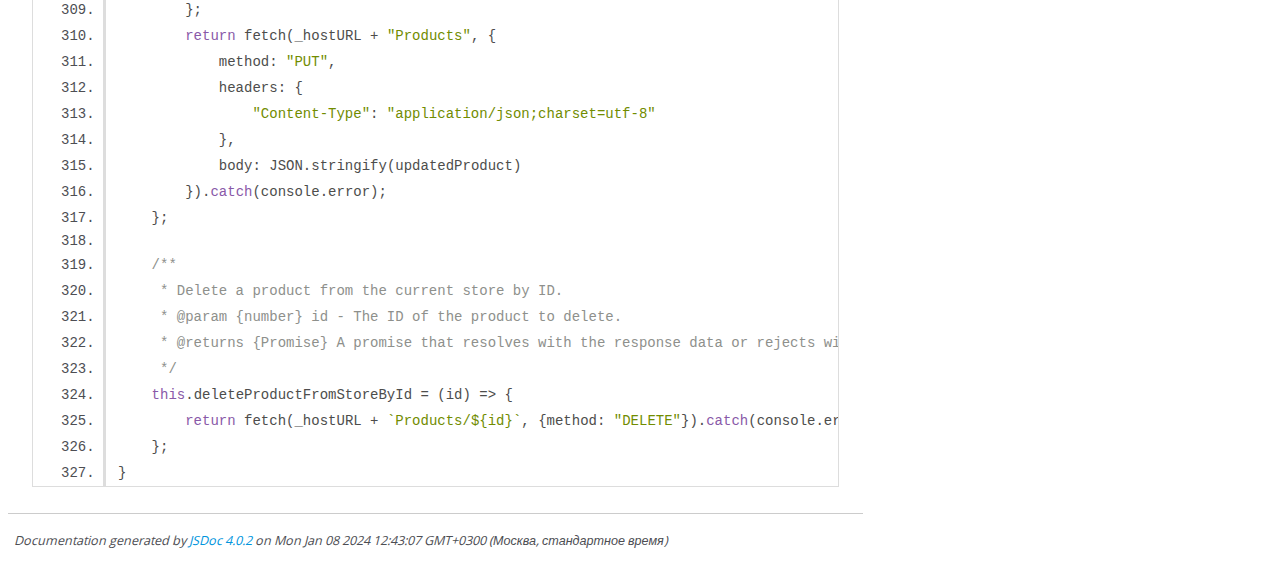
<file: out/model.js.html>
<!DOCTYPE html>
<html lang="en">
<head>
    <meta charset="utf-8">
    <title>JSDoc: Source: model.js</title>

    <script src="scripts/prettify/prettify.js"> </script>
    <script src="scripts/prettify/lang-css.js"> </script>
    <!--[if lt IE 9]>
      <script src="//html5shiv.googlecode.com/svn/trunk/html5.js"></script>
    <![endif]-->
    <link type="text/css" rel="stylesheet" href="styles/prettify-tomorrow.css">
    <link type="text/css" rel="stylesheet" href="styles/jsdoc-default.css">
</head>

<body>

<div id="main">

    <h1 class="page-title">Source: model.js</h1>

    



    
    <section>
        <article>
            <pre class="prettyprint source linenums"><code>/**
 * Represents a model for interacting with the store and product data.
 * @constructor
 */
function Model() {
    /**
     * Base URL for API requests.
     * @private
     * @type {string}
     */
    const _hostURL = "http://localhost:3000/api/";

    /**
     * Current store data.
     * @private
     * @type {Object|null}
     */
    let _currentStoreData = null;

    /**
     * ID of the selected product.
     * @private
     * @type {string|null}
     */
    let _selectedProductId = null;

    /**
     * Current value of the products search input.
     * @private
     * @type {string|null}
     */
    let _currentProductSearchInput = null;

    /**
     * Current filter status for products.
     * @private
     * @type {string|null}
     */
    let _currentFilterStatus = null;

    /**
     * Current order mode for products.
     * @private
     * @type {string|null}
     */
    let _currentOrderMode = null;

    /**
     * Get the current value of the products search input.
     * @returns {string|null} The current products search input value.
     */
    this.getCurrentProductsSearchInputValue = () => {
        return _currentProductSearchInput;
    };

    /**
     * Set the current value of the products search input.
     * @param {string|null} value - The new value for the products search input.
     */
    this.setCurrentProductsSearchInputValue = (value) => {
        _currentProductSearchInput = value;
    };

    /**
     * Get the current filter status for products.
     * @returns {string|null} The current filter status.
     */
    this.getCurrentFilterStatus = () => {
        return _currentFilterStatus;
    };

    /**
     * Set the current filter status for products.
     * @param {string|null} status - The new filter status for products.
     */
    this.setCurrentFilterStatus = (status) => {
        _currentFilterStatus = status;
    };

    /**
     * Get the current order mode for products.
     * @returns {string|null} The current order mode.
     */
    this.getCurrentOrderMode = () => {
        return _currentOrderMode;
    };

    /**
     * Set the current order mode for products.
     * @param {string|null} mode - The new order mode for products.
     */
    this.setCurrentOrderMode = (mode) => {
        _currentOrderMode = mode;
    };

    /**
     * Set the ID of the selected product.
     * @param {number|null} id - The ID of the selected product.
     */
    this.setSelectedProductId = (id) => {
        _selectedProductId = id;
    };

    /**
     * Get the ID of the selected product.
     * @returns {number|null} The ID of the selected product.
     */
    this.getSelectedProductId = () => {
        return _selectedProductId;
    };

    /**
     * Get the current store data.
     * @returns {Object|null} The current store data.
     */
    this.getCurrentStoreData = () => {
        return _currentStoreData;
    };

    /**
     * Set the current store data.
     * @param {Object|null} data - The new store data.
     */
    this.setCurrentStoreData = (data) => {
        _currentStoreData = data;
    };

    /**
     * Fetch all stores.
     * @returns {Promise} A promise that resolves with the response data or rejects with an error.
     */
    this.fetchStores = () => {
        return fetch(_hostURL + "Stores")
            .then(response => response.json())
            .catch(console.error);
    };

    /**
     * Fetch filtered stores based on the provided filter value.
     * @param {string} filterValue - The filter value for store names, addresses, or floor areas.
     * @returns {Promise} A promise that resolves with the response data or rejects with an error.
     */
    this.fetchFilteredStores = (filterValue) => {
        const filter = {
            "where": {
                "or": [
                    {"Name": {"ilike": filterValue}},
                    {"Address": {"ilike": filterValue}},
                    {"FloorArea": filterValue}
                ]
            }
        };
        const queryParams = new URLSearchParams({filter: JSON.stringify(filter)});
        const urlWithParams = `${_hostURL}Stores?${queryParams.toString()}`;

        return fetch(urlWithParams)
            .then(response => response.json())
            .catch(console.error);
    };

    /**
     * Fetch products for a specific store.
     * @param {number} storeId - The ID of the store.
     * @returns {Promise} A promise that resolves with the response data or rejects with an error.
     */
    this.fetchStoreProductsById = (storeId) => {
        return fetch(_hostURL + `Stores/${storeId}/rel_Products`)
            .then(response => response.json())
            .catch(console.error);
    };

    /**
     * Fetch filtered products for a specific store based on various parameters.
     * @param {number} storeId - The ID of the store.
     * @param {string|null} inputValue - The input value for filtering product attributes.
     * @param {string|null} filterStatus - The status for filtering products.
     * @param {string|null} orderBy - The field to use for sorting products.
     * @returns {Promise} A promise that resolves with the response data or rejects with an error.
     */
    this.fetchFilteredStoreProductsById = (storeId, inputValue = null, filterStatus = null, orderBy = null) => {
        const filter = {
            "where": {},
            "order": orderBy,
        };

        if (inputValue) {
            filter.where.or = [
                {"Name": {"ilike": inputValue}},
                {"Price": inputValue},
                {"Specs": {"ilike": inputValue}},
                {"SupplierInfo": {"ilike": inputValue}},
                {"MadeIn": {"ilike": inputValue}},
                {"ProductionCompanyName": {"ilike": inputValue}}
            ];
        }

        if (filterStatus) {
            filter.where.Status = filterStatus;
        }

        const queryParams = new URLSearchParams({filter: JSON.stringify(filter)});
        const urlWithParams = `${_hostURL}Stores/${storeId}/rel_Products?${queryParams.toString()}`;

        return fetch(urlWithParams)
            .then(response => response.json())
            .catch(console.error);
    };

    /**
     * Fetch product details by ID.
     * @param {number} id - The ID of the product.
     * @returns {Promise} A promise that resolves with the response data or rejects with an error.
     */
    this.getProductById = (id) => {
        return fetch(_hostURL + `Products/${id}`)
            .then(response => response.json())
            .catch(console.error);
    };

    /**
     * Fetch store data by ID.
     * @param {number} id - The ID of the store.
     * @returns {Promise} A promise that resolves with the response data or rejects with an error.
     */
    this.getStoreDataById = (id) => {
        return fetch(_hostURL + `Stores/${id}`)
            .then(response => response.json())
            .catch(console.error);
    };

    /**
     * Create a new store.
     * @param {Object} data - The data for the new store.
     * @returns {Promise} A promise that resolves with the response data or rejects with an error.
     */
    this.createNewStore = (data) => {
        const newStore = {
            Name: data.Name.value,
            Email: data.Email.value,
            PhoneNumber: data.PhoneNumber.value,
            Address: data.Address.value,
            Established: data.Date.value,
            FloorArea: data.FloorArea.value
        };
        return fetch(_hostURL + "Stores", {
            method: "POST",
            headers: {
                "Content-Type": "application/json;charset=utf-8"
            },
            body: JSON.stringify(newStore)
        }).catch(console.error);
    };

    /**
     * Delete a store by ID.
     * @param {number} id - The ID of the store to delete.
     * @returns {Promise} A promise that resolves with the response data or rejects with an error.
     */
    this.deleteStoreById = (id) => {
        return fetch(_hostURL + `Stores/${id}`, {method: "DELETE"}).catch(console.error);
    };

    /**
     * Create a new product for the current store.
     * @param {Object} data - The data for the new product.
     * @returns {Promise} A promise that resolves with the response data or rejects with an error.
     */
    this.createNewProduct = (data) => {
        const newProduct = {
            Name: data.Name.value,
            Price: data.Price.value,
            Photo: null,
            Specs: data.Specs.value,
            Rating: data.Rating.value,
            SupplierInfo: data.SupplierInfo.value,
            MadeIn: data.MadeIn.value,
            ProductionCompanyName: data.ProductionCompanyName.value,
            Status: data.Status.value,
            StoreId: _currentStoreData.id
        };
        return fetch(_hostURL + "Products", {
            method: "POST",
            headers: {
                "Content-Type": "application/json;charset=utf-8"
            },
            body: JSON.stringify(newProduct)
        }).catch(console.error);
    };

    /**
     * Update a product by ID.
     * @param {Object} data - The updated data for the product.
     * @param {number} productId - The ID of the product to update.
     * @returns {Promise} A promise that resolves with the response data or rejects with an error.
     */
    this.updateProduct = (data, productId) => {
        const updatedProduct = {
            Name: data.Name.value,
            Price: data.Price.value,
            Photo: null,
            Specs: data.Specs.value,
            Rating: data.Rating.value,
            SupplierInfo: data.SupplierInfo.value,
            MadeIn: data.MadeIn.value,
            ProductionCompanyName: data.ProductionCompanyName.value,
            Status: data.Status.value,
            StoreId: _currentStoreData.id,
            id: productId
        };
        return fetch(_hostURL + "Products", {
            method: "PUT",
            headers: {
                "Content-Type": "application/json;charset=utf-8"
            },
            body: JSON.stringify(updatedProduct)
        }).catch(console.error);
    };

    /**
     * Delete a product from the current store by ID.
     * @param {number} id - The ID of the product to delete.
     * @returns {Promise} A promise that resolves with the response data or rejects with an error.
     */
    this.deleteProductFromStoreById = (id) => {
        return fetch(_hostURL + `Products/${id}`, {method: "DELETE"}).catch(console.error);
    };
}
</code></pre>
        </article>
    </section>




</div>

<nav>
    <h2><a href="index.html">Home</a></h2><h3>Classes</h3><ul><li><a href="Controller.html">Controller</a></li><li><a href="Model.html">Model</a></li><li><a href="View.html">View</a></li></ul>
</nav>

<br class="clear">

<footer>
    Documentation generated by <a href="https://github.com/jsdoc/jsdoc">JSDoc 4.0.2</a> on Mon Jan 08 2024 12:43:07 GMT+0300 (Москва, стандартное время)
</footer>

<script> prettyPrint(); </script>
<script src="scripts/linenumber.js"> </script>
</body>
</html>
</file>
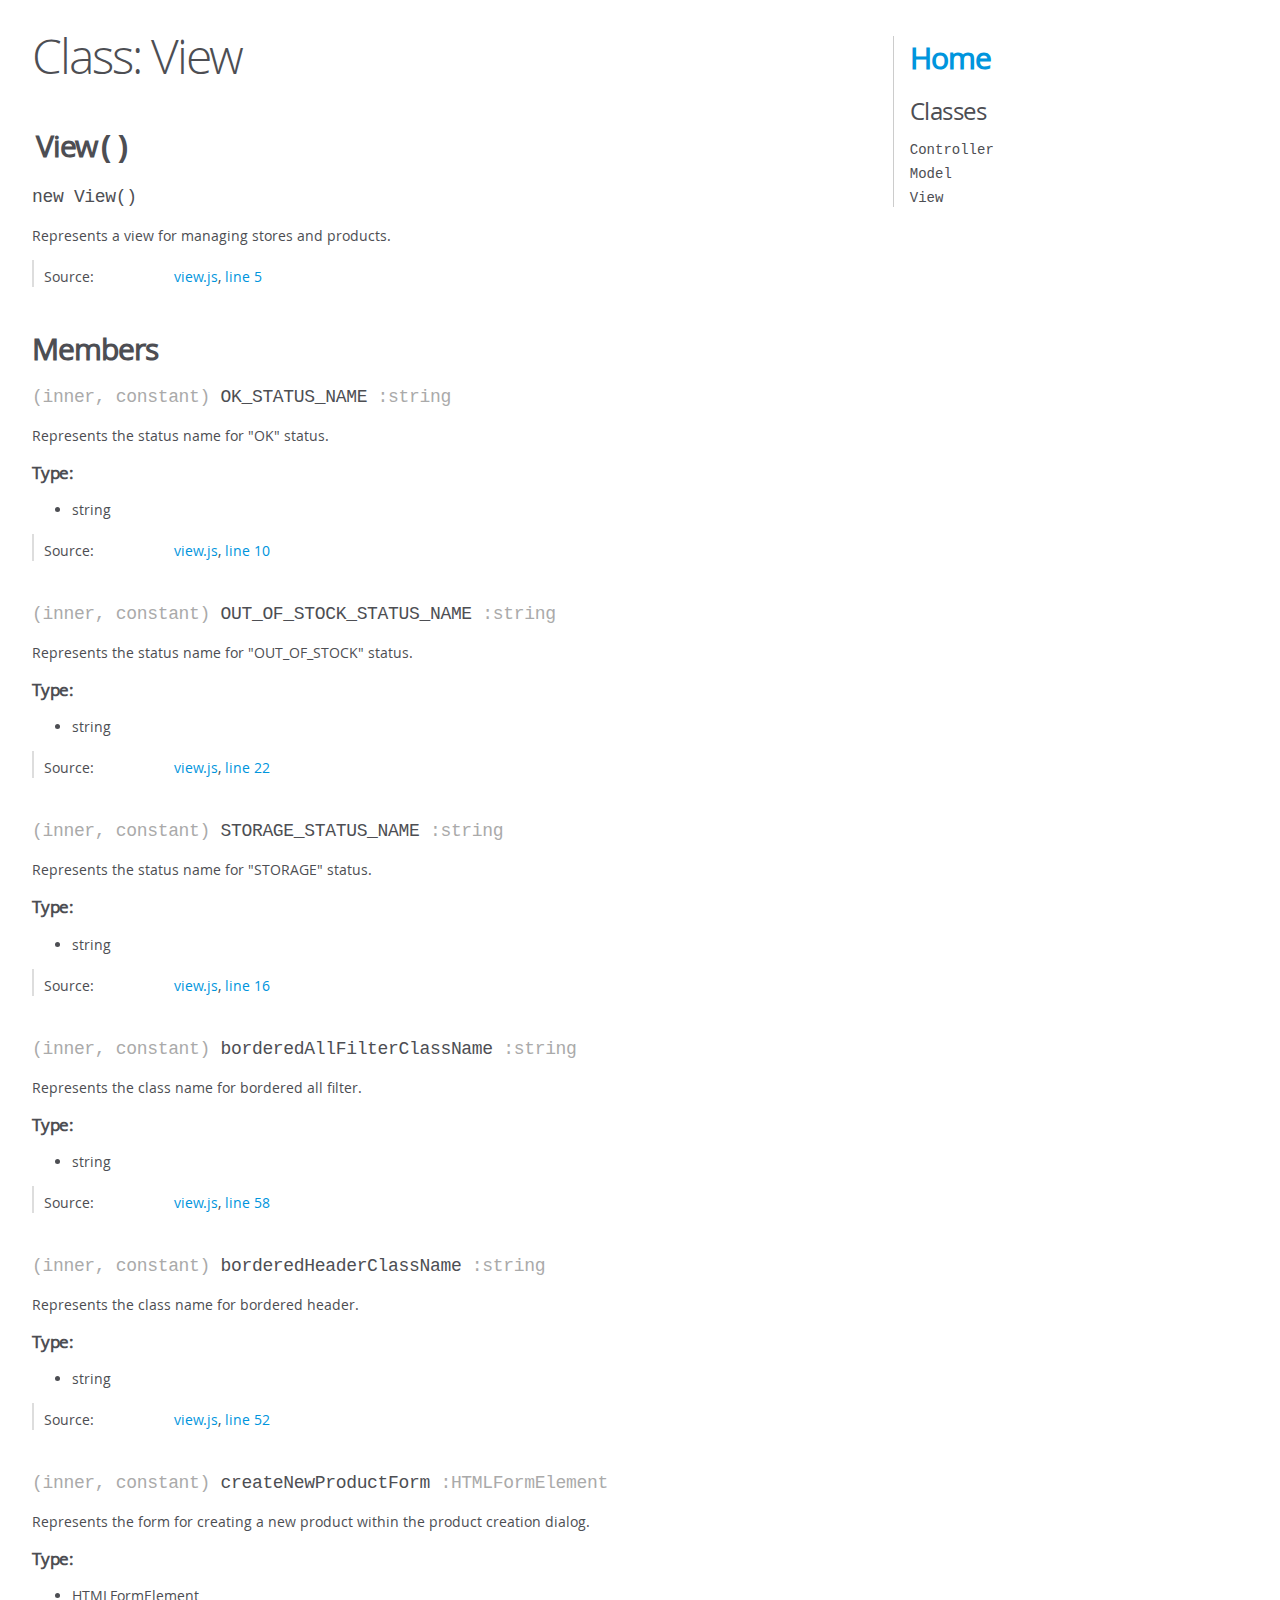
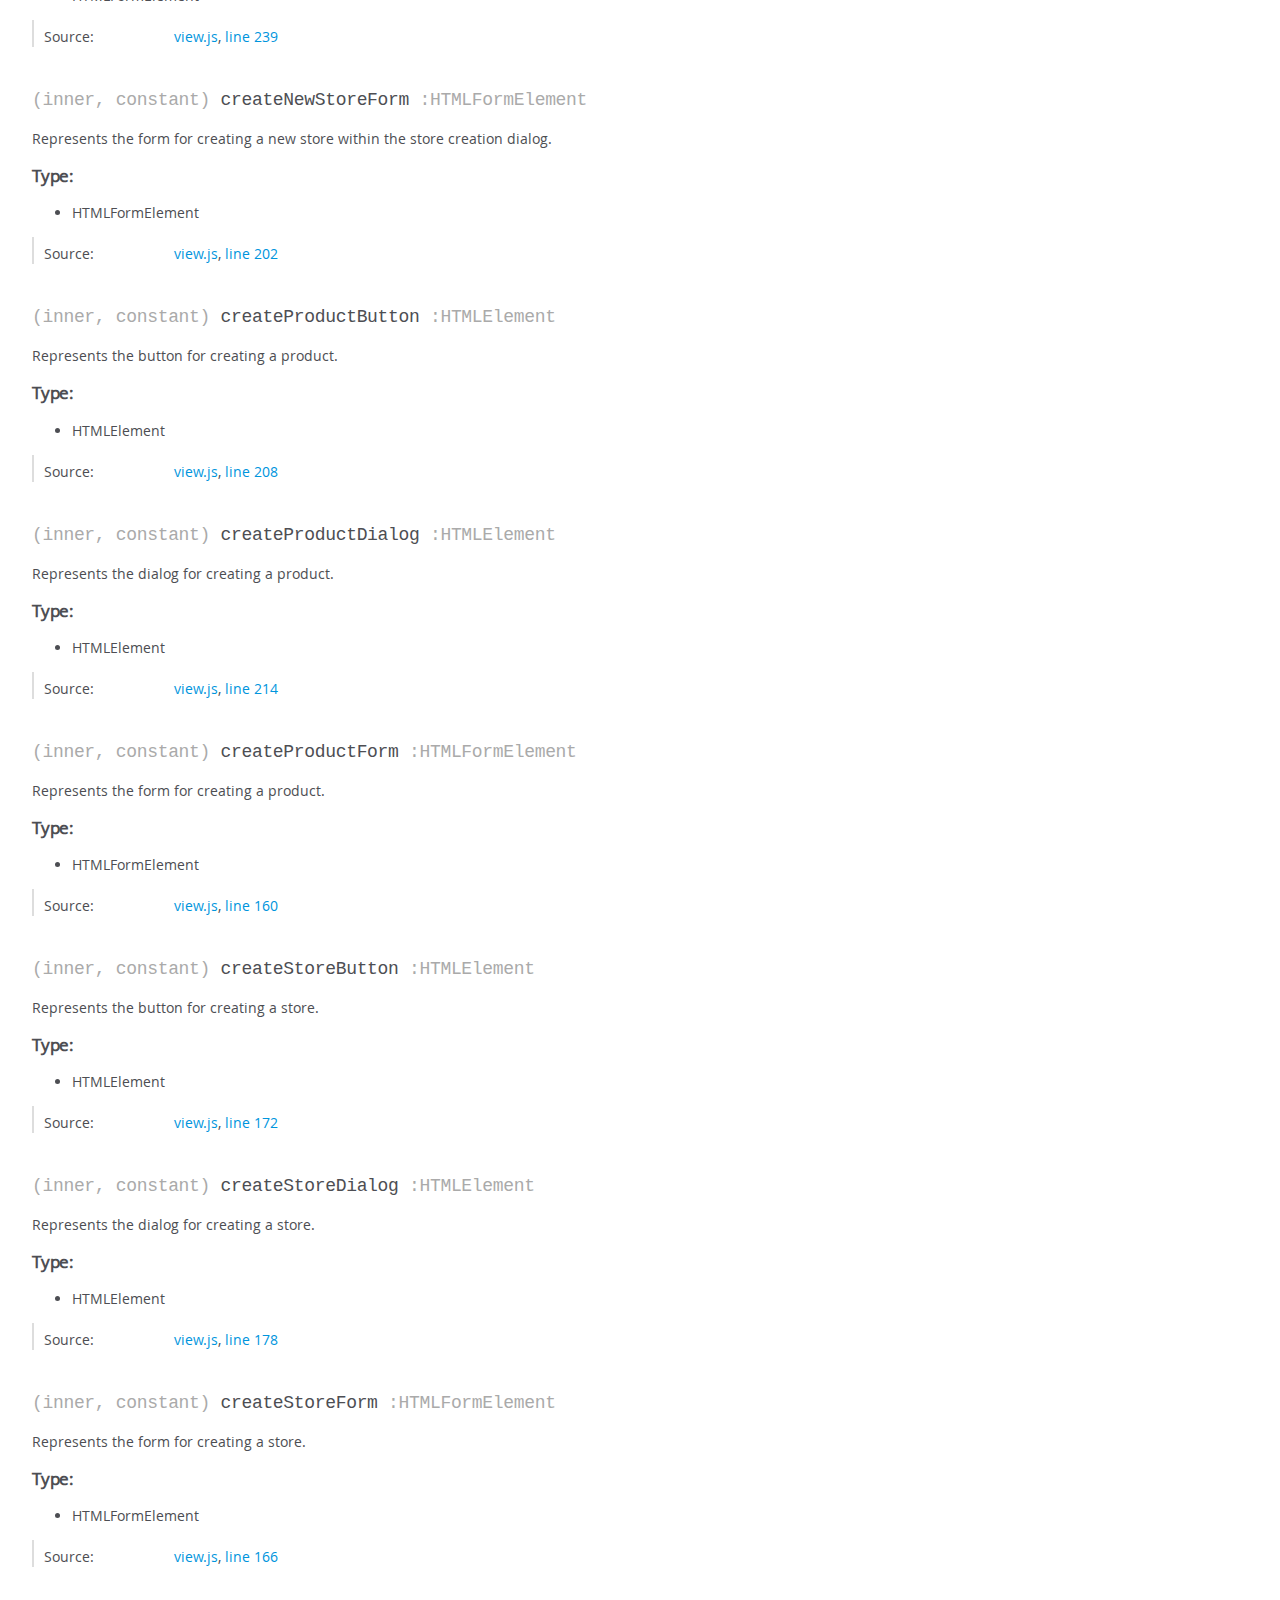
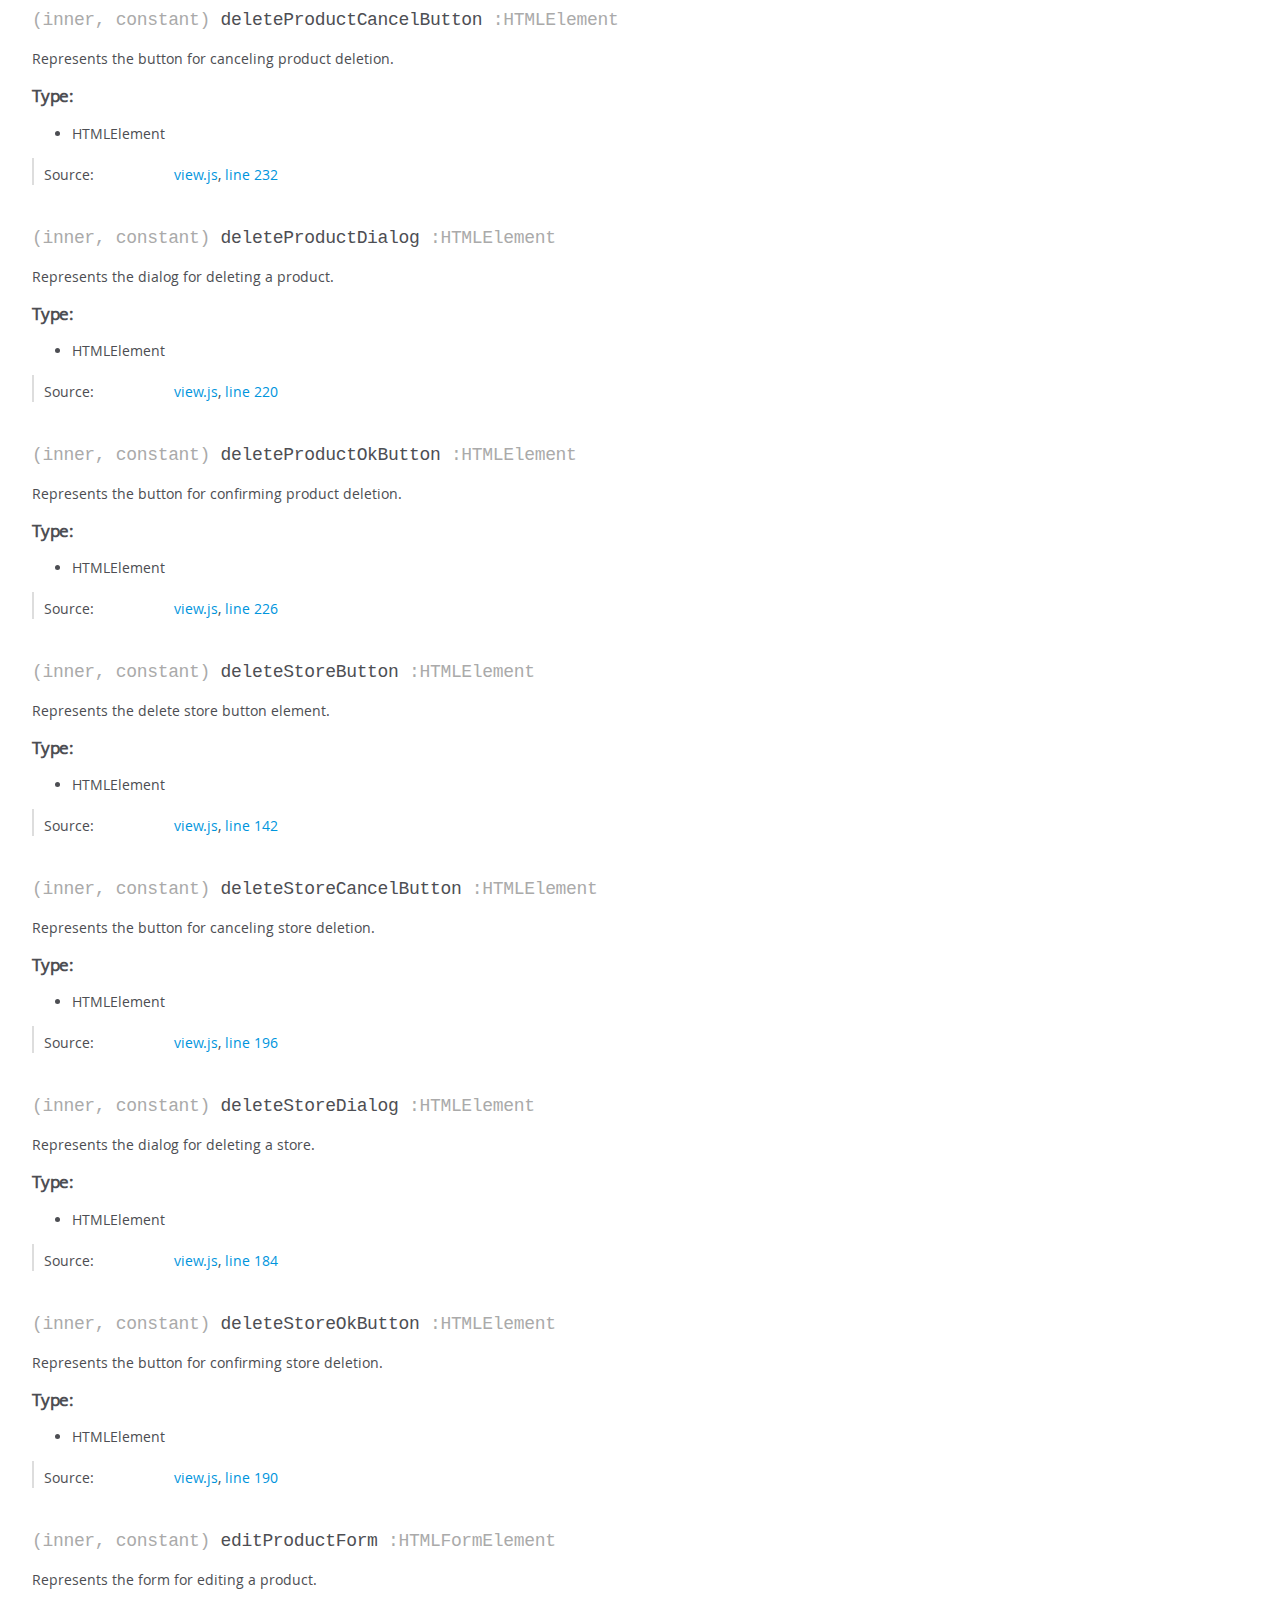
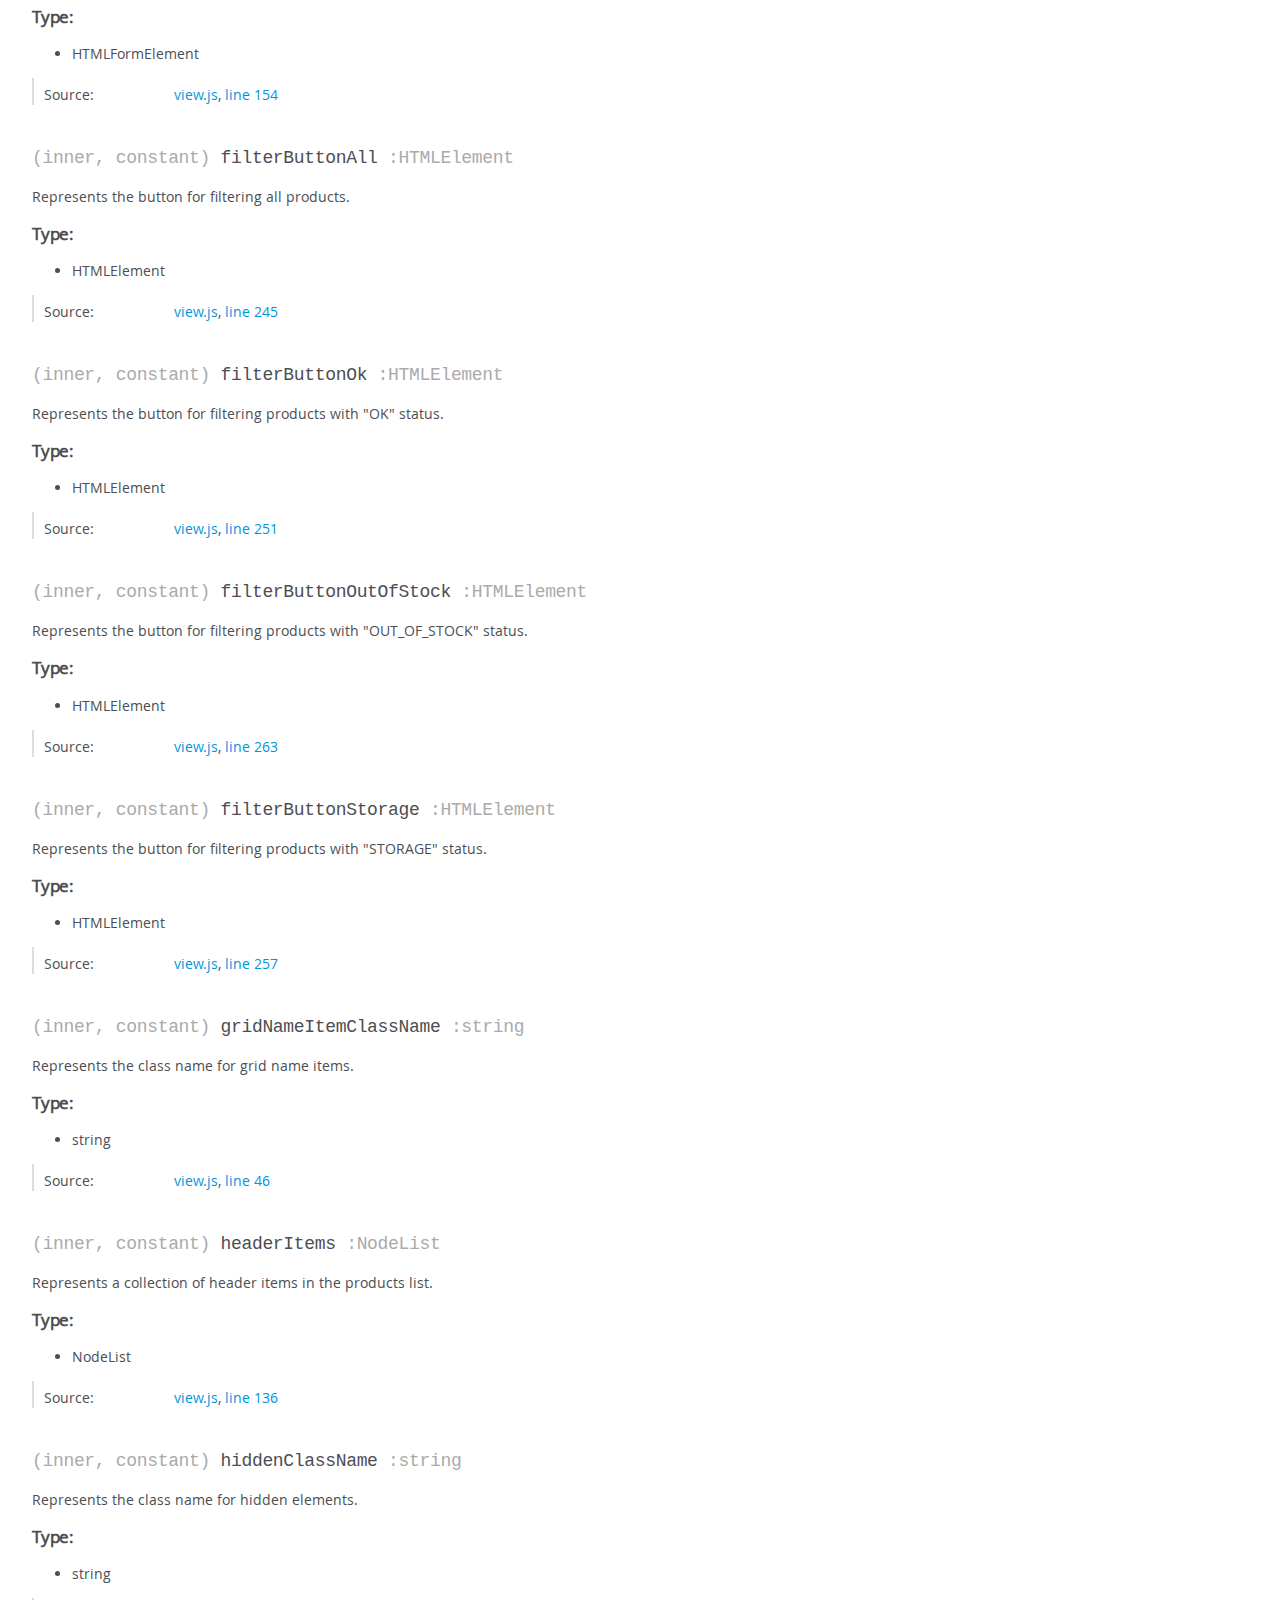
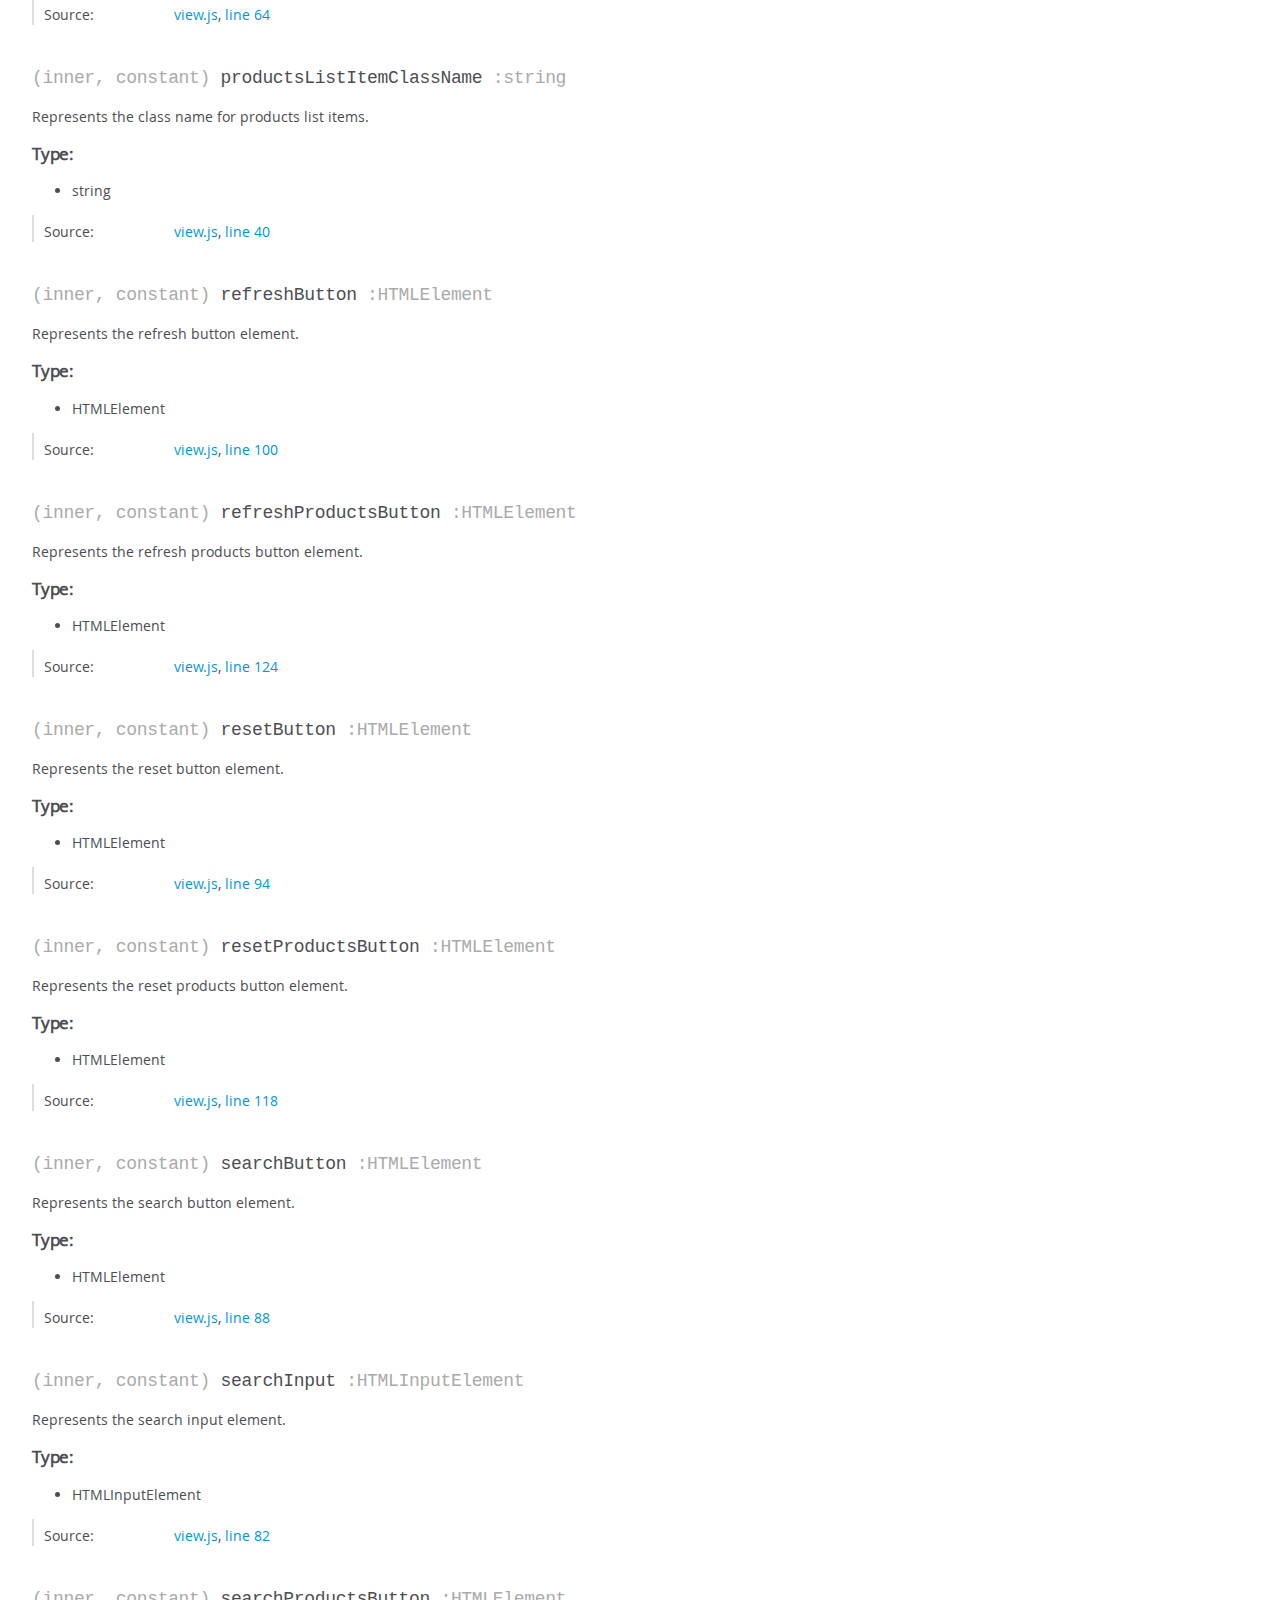
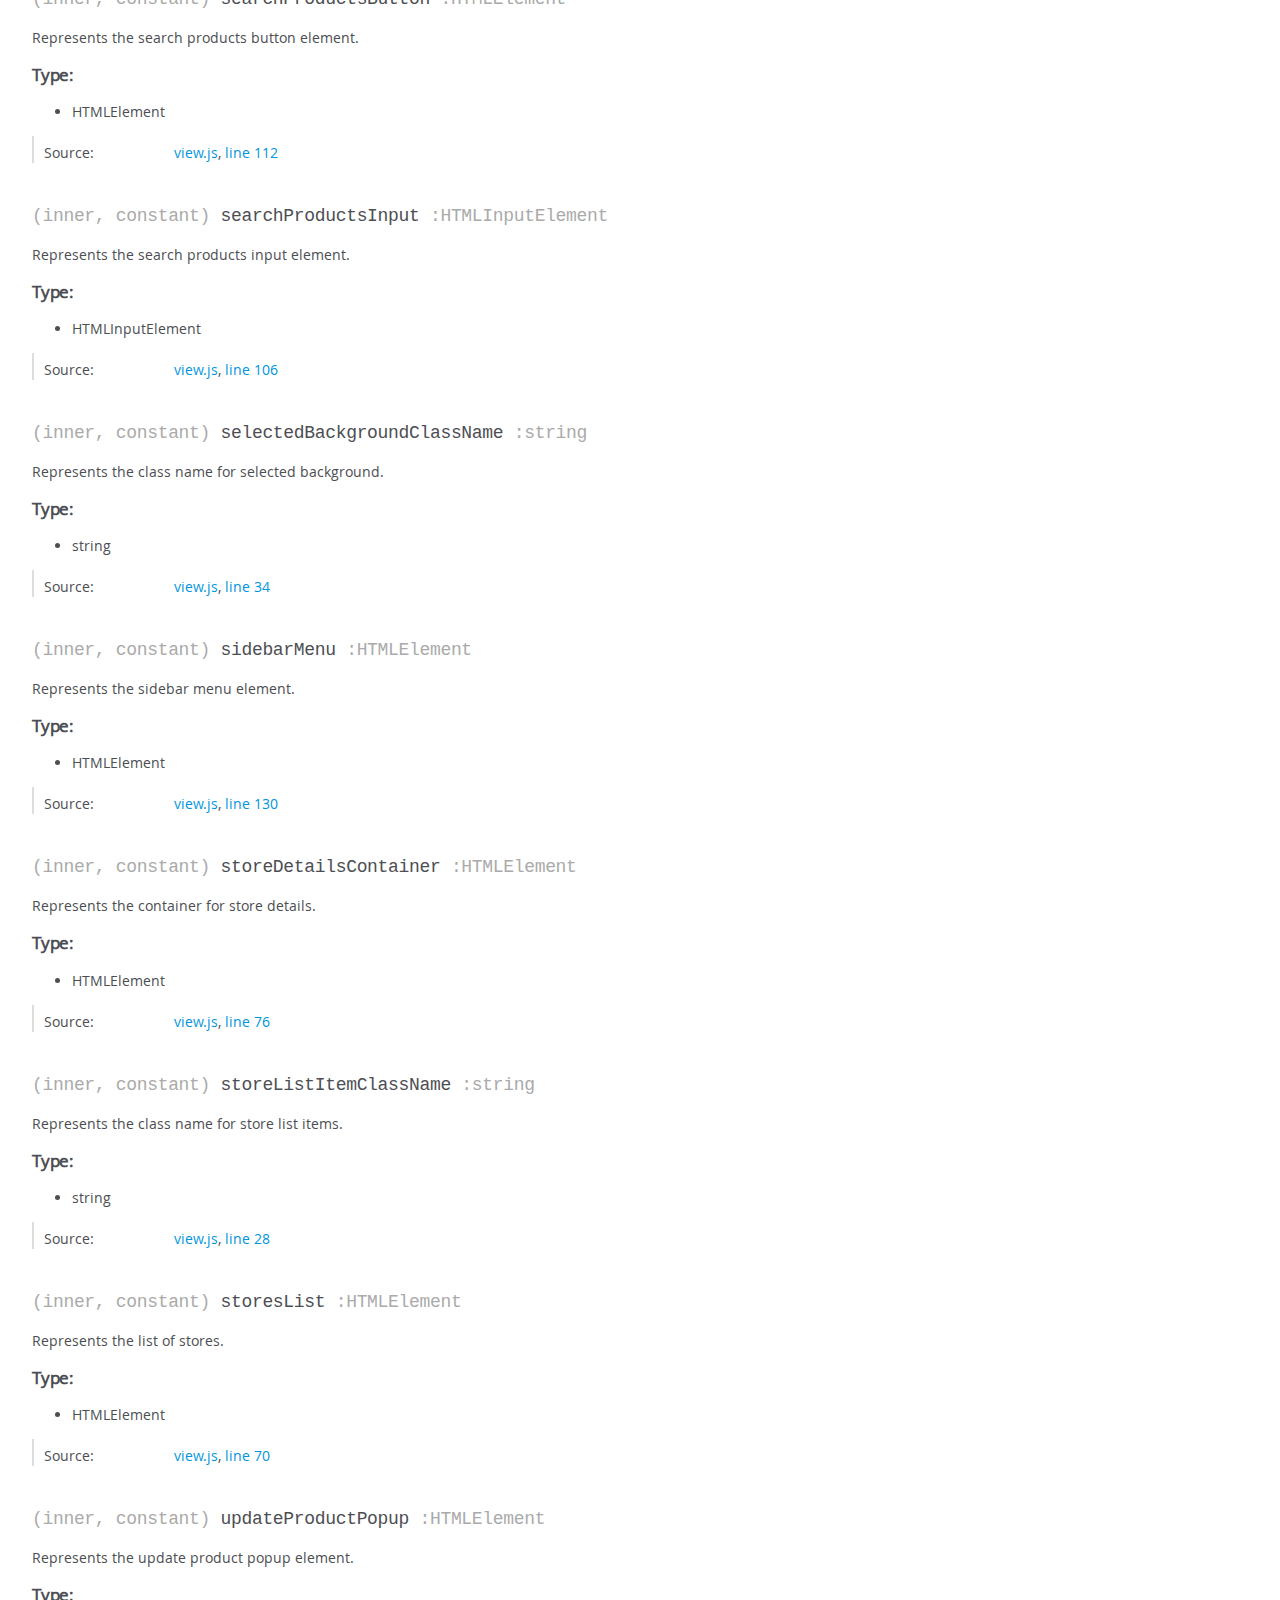
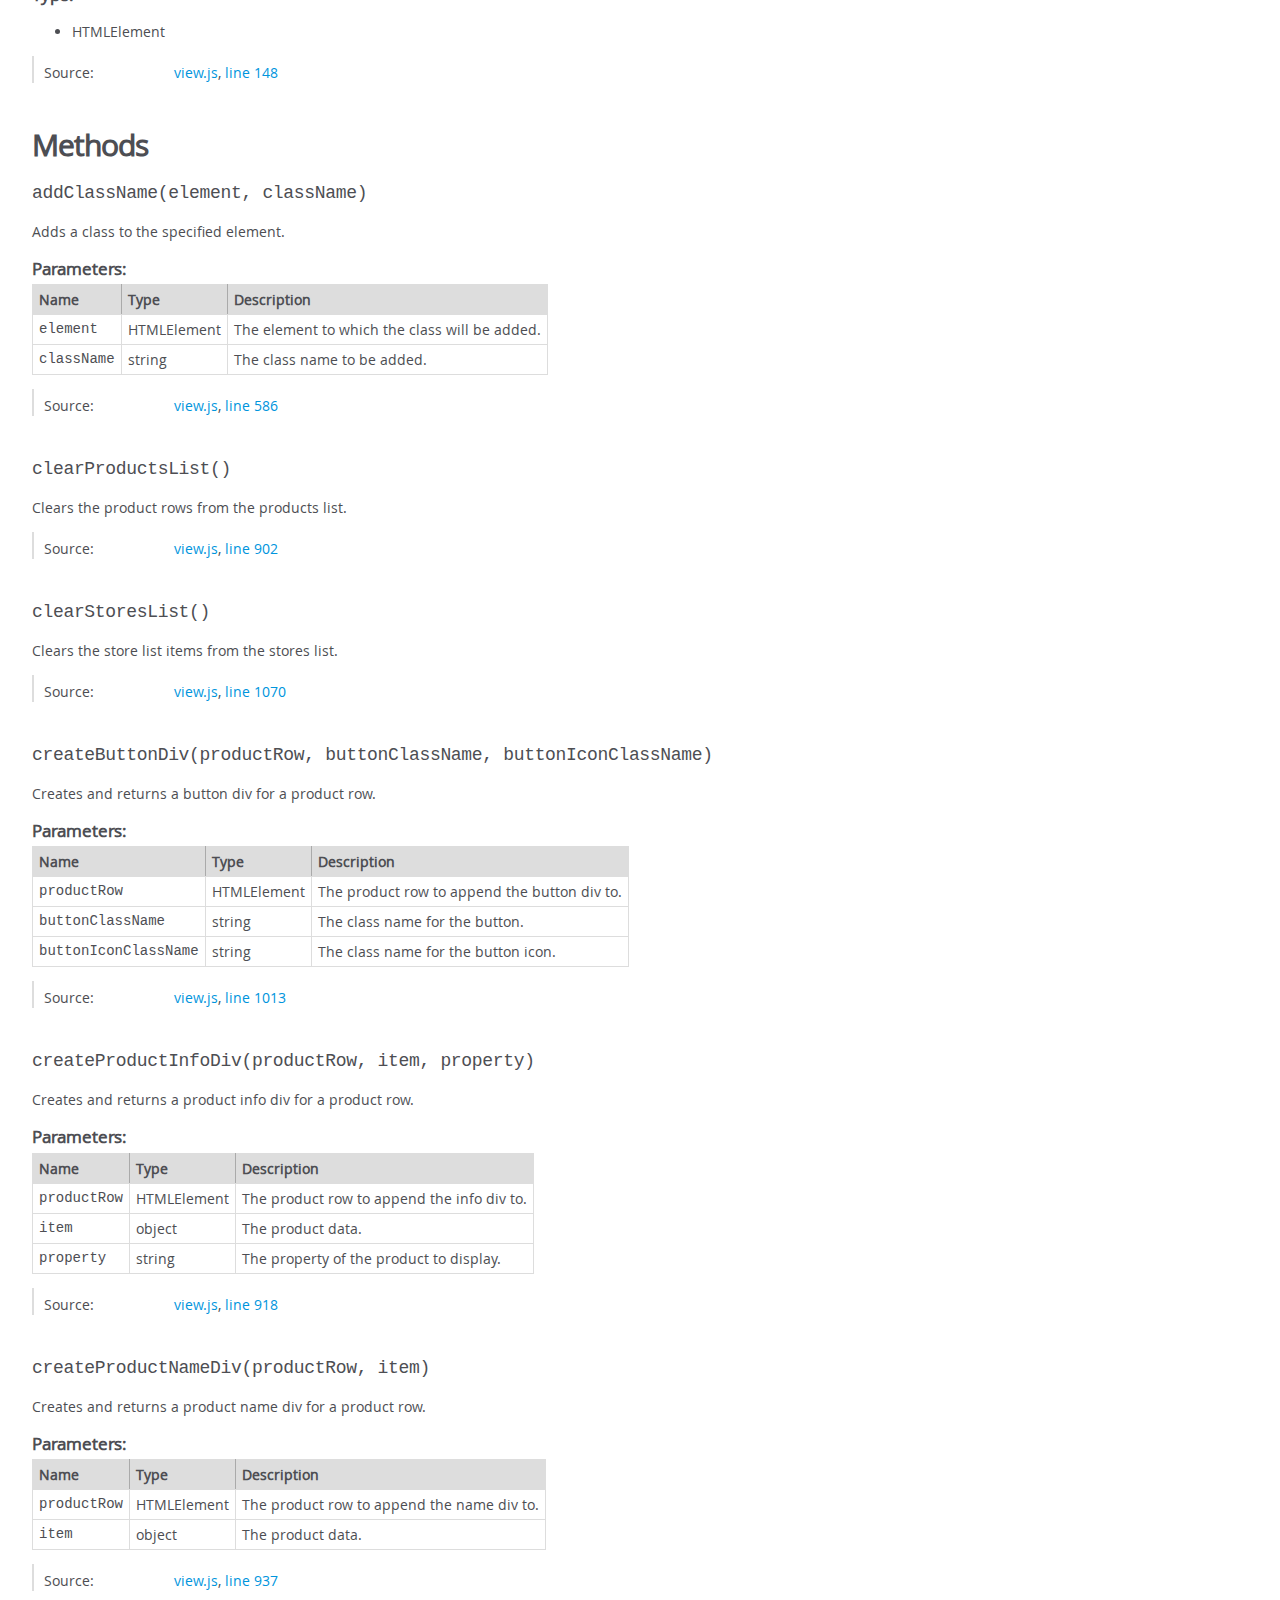
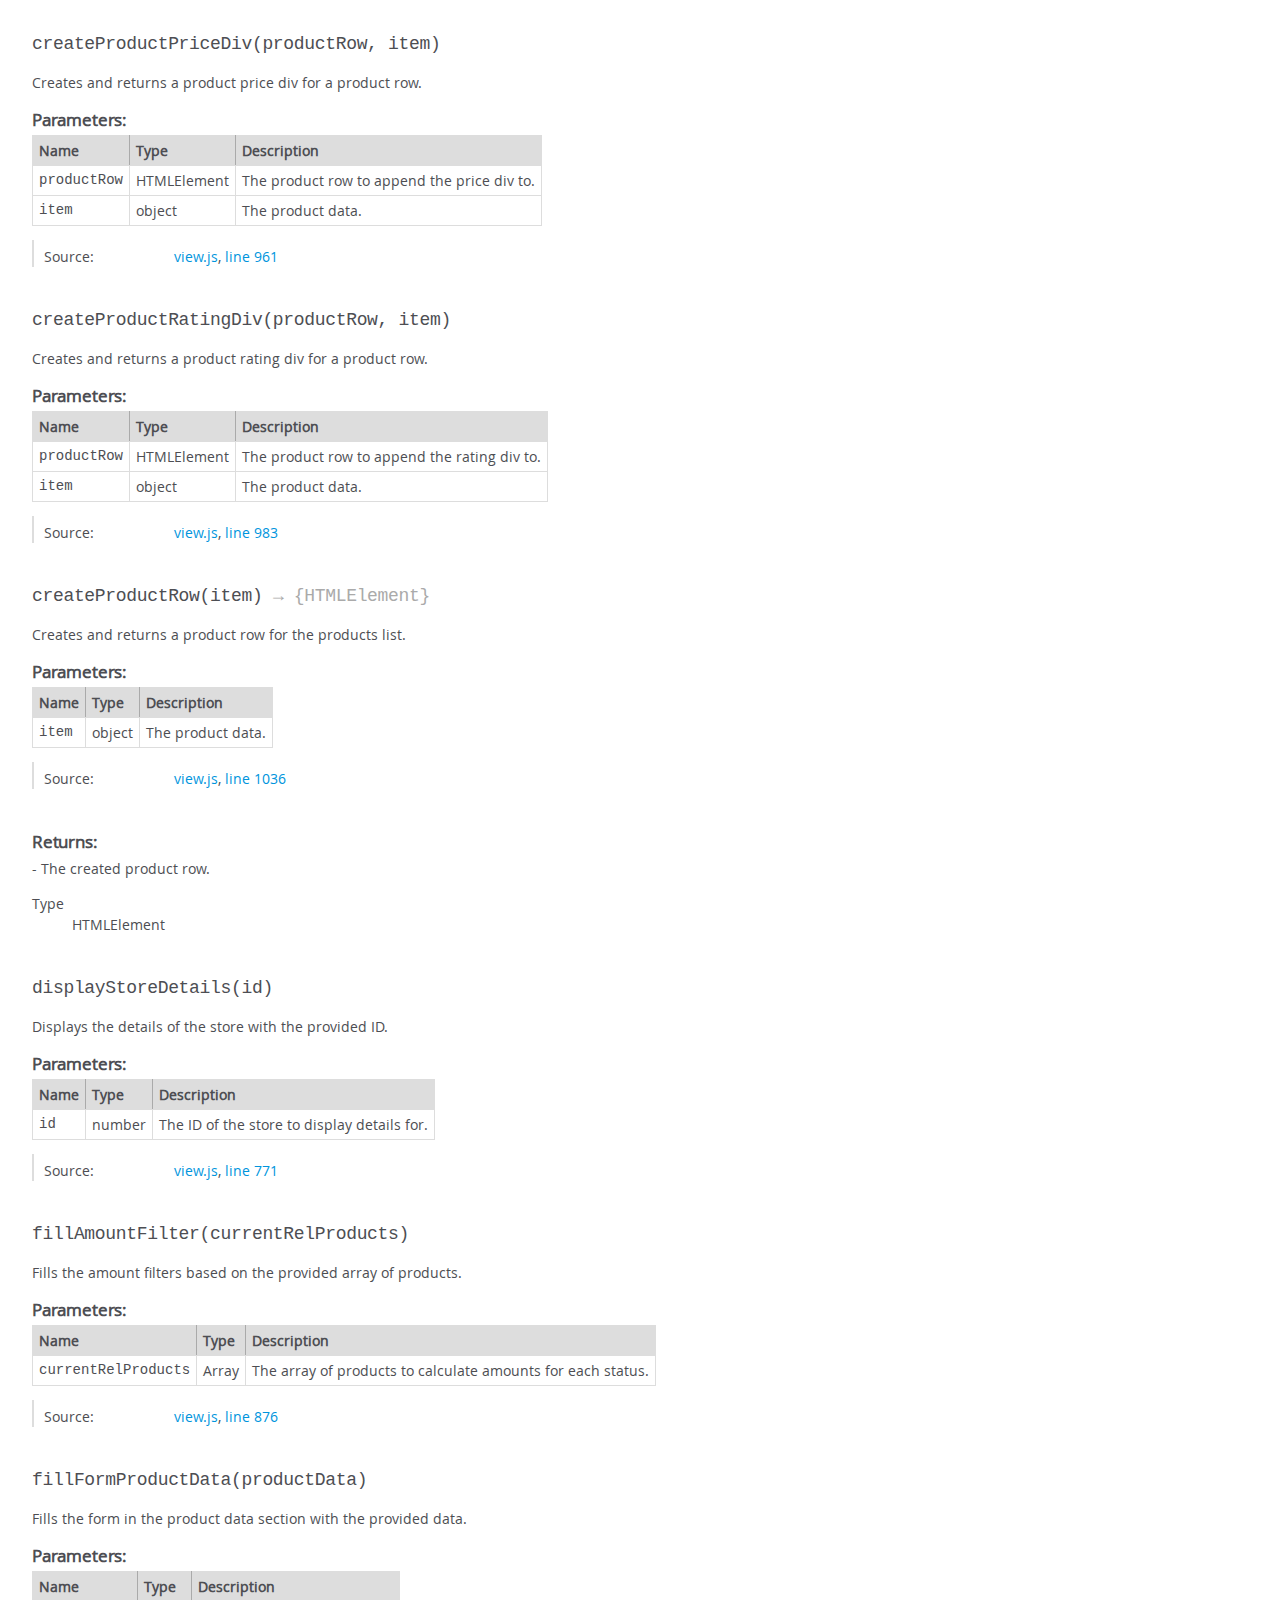
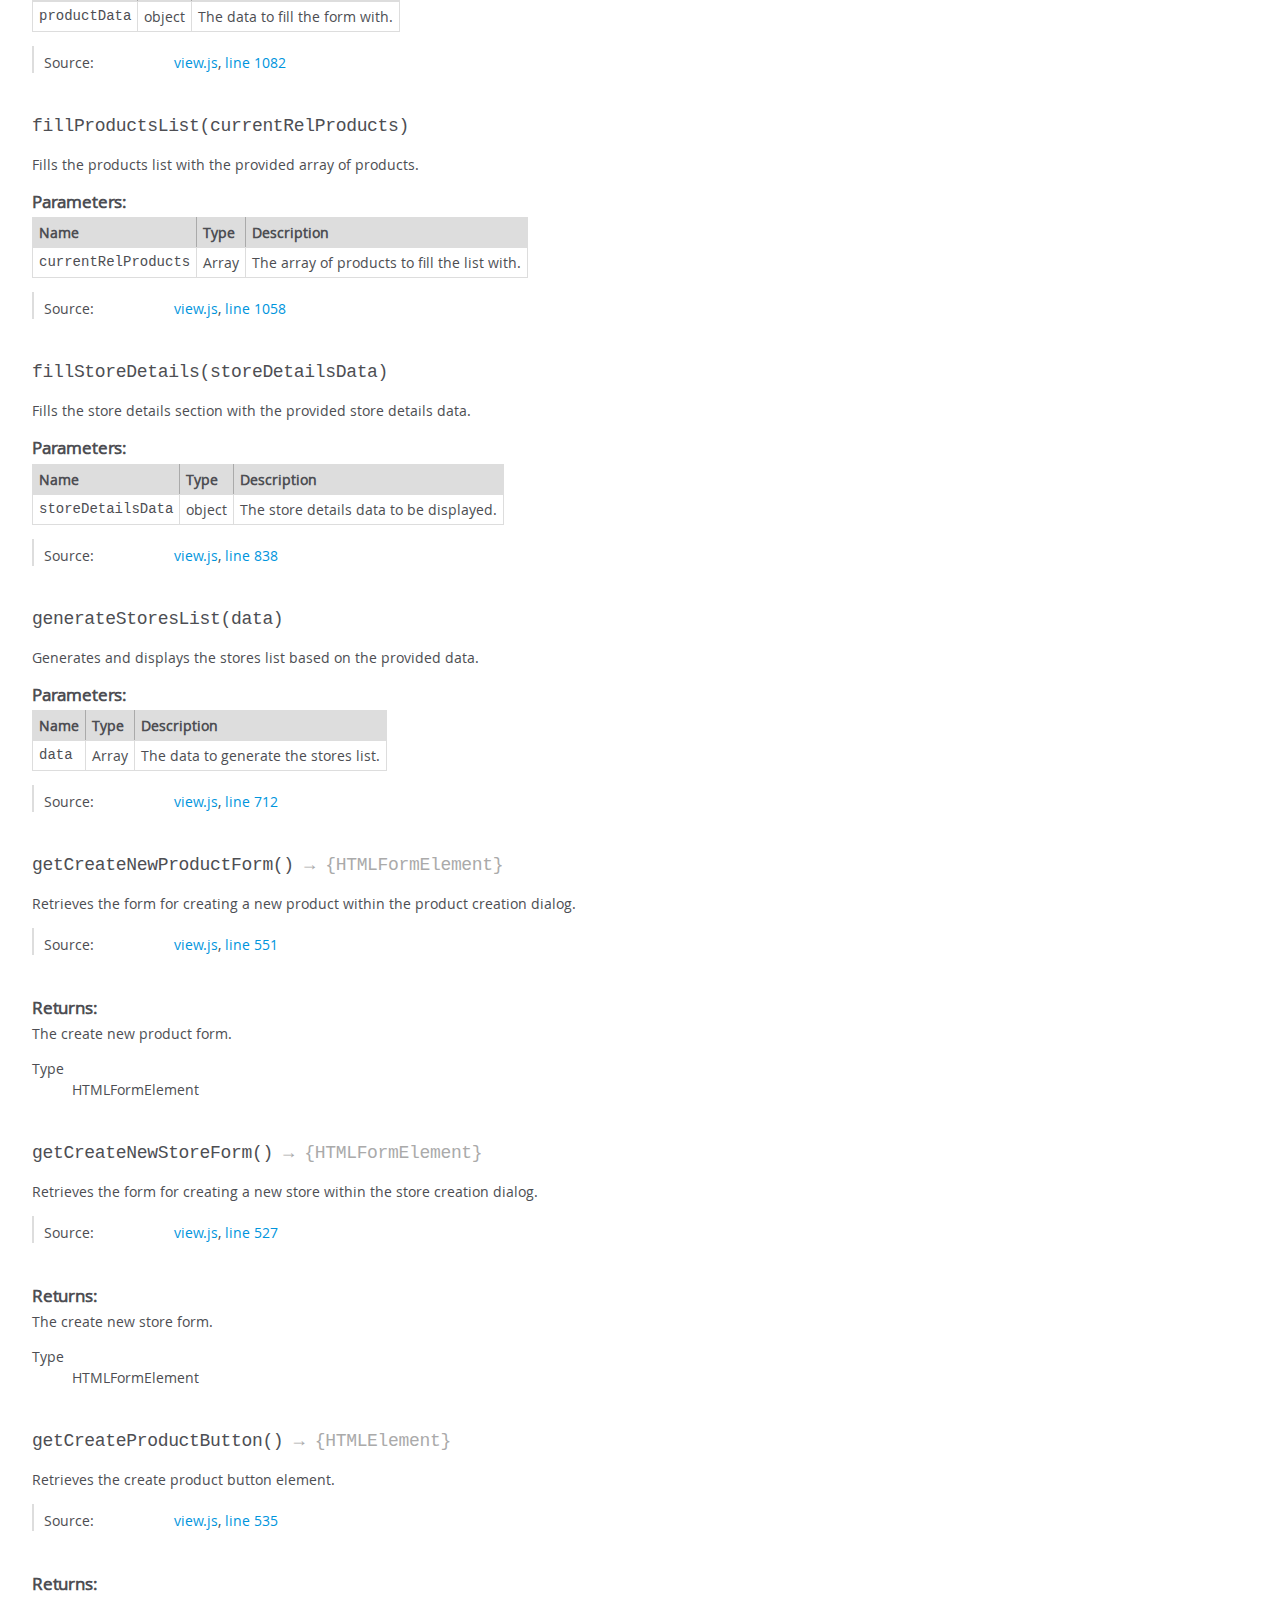
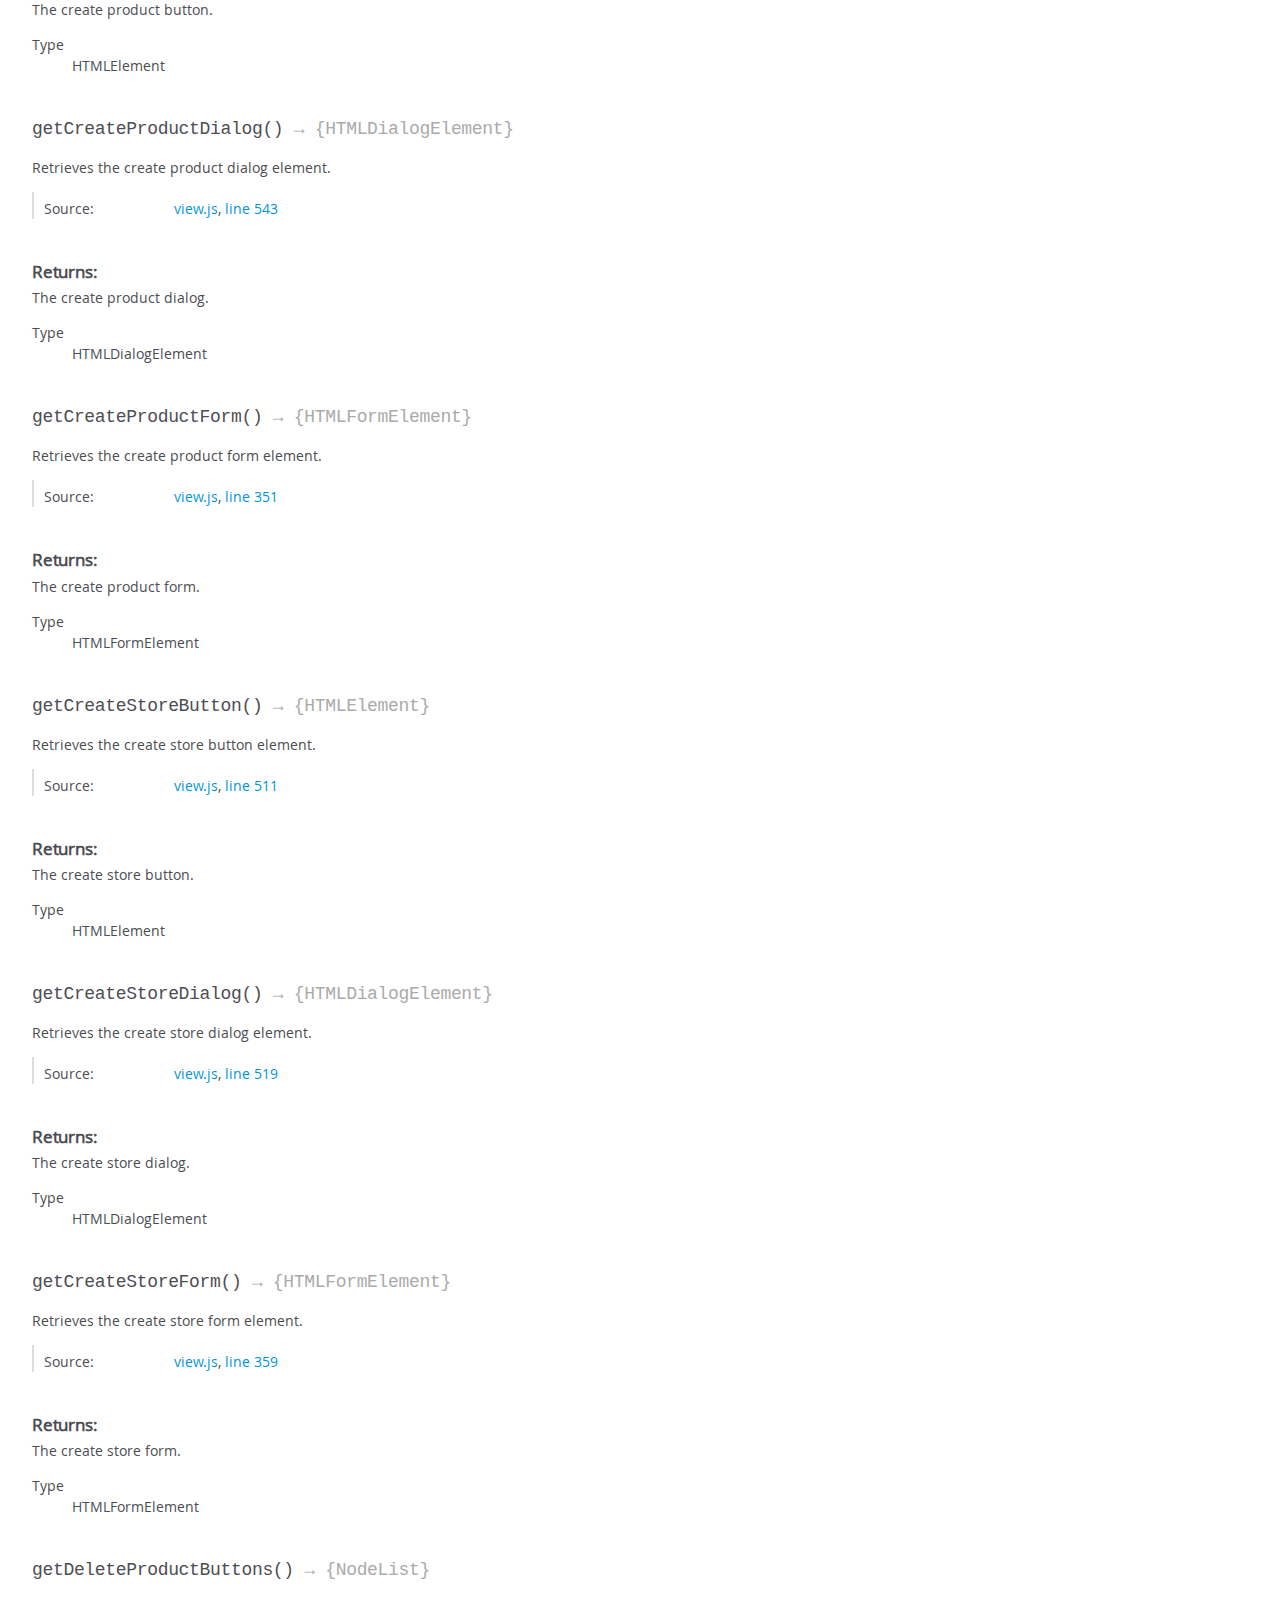
<file: out/View.html>
<!DOCTYPE html>
<html lang="en">
<head>
    <meta charset="utf-8">
    <title>JSDoc: Class: View</title>

    <script src="scripts/prettify/prettify.js"> </script>
    <script src="scripts/prettify/lang-css.js"> </script>
    <!--[if lt IE 9]>
      <script src="//html5shiv.googlecode.com/svn/trunk/html5.js"></script>
    <![endif]-->
    <link type="text/css" rel="stylesheet" href="styles/prettify-tomorrow.css">
    <link type="text/css" rel="stylesheet" href="styles/jsdoc-default.css">
</head>

<body>

<div id="main">

    <h1 class="page-title">Class: View</h1>

    




<section>

<header>
    
        <h2><span class="attribs"><span class="type-signature"></span></span>View<span class="signature">()</span><span class="type-signature"></span></h2>
        
    
</header>

<article>
    <div class="container-overview">
    
        

    

    
    <h4 class="name" id="View"><span class="type-signature"></span>new View<span class="signature">()</span><span class="type-signature"></span></h4>
    

    



<div class="description">
    Represents a view for managing stores and products.
</div>













<dl class="details">

    

    

    

    

    

    

    

    

    

    

    

    

    
    <dt class="tag-source">Source:</dt>
    <dd class="tag-source"><ul class="dummy"><li>
        <a href="view.js.html">view.js</a>, <a href="view.js.html#line5">line 5</a>
    </li></ul></dd>
    

    

    

    
</dl>




















    
    </div>

    

    

    

    

    

    

    
        <h3 class="subsection-title">Members</h3>

        
            
<h4 class="name" id="~OK_STATUS_NAME"><span class="type-signature">(inner, constant) </span>OK_STATUS_NAME<span class="type-signature"> :string</span></h4>




<div class="description">
    Represents the status name for "OK" status.
</div>



    <h5>Type:</h5>
    <ul>
        <li>
            
<span class="param-type">string</span>


        </li>
    </ul>





<dl class="details">

    

    

    

    

    

    

    

    

    

    

    

    

    
    <dt class="tag-source">Source:</dt>
    <dd class="tag-source"><ul class="dummy"><li>
        <a href="view.js.html">view.js</a>, <a href="view.js.html#line10">line 10</a>
    </li></ul></dd>
    

    

    

    
</dl>






        
            
<h4 class="name" id="~OUT_OF_STOCK_STATUS_NAME"><span class="type-signature">(inner, constant) </span>OUT_OF_STOCK_STATUS_NAME<span class="type-signature"> :string</span></h4>




<div class="description">
    Represents the status name for "OUT_OF_STOCK" status.
</div>



    <h5>Type:</h5>
    <ul>
        <li>
            
<span class="param-type">string</span>


        </li>
    </ul>





<dl class="details">

    

    

    

    

    

    

    

    

    

    

    

    

    
    <dt class="tag-source">Source:</dt>
    <dd class="tag-source"><ul class="dummy"><li>
        <a href="view.js.html">view.js</a>, <a href="view.js.html#line22">line 22</a>
    </li></ul></dd>
    

    

    

    
</dl>






        
            
<h4 class="name" id="~STORAGE_STATUS_NAME"><span class="type-signature">(inner, constant) </span>STORAGE_STATUS_NAME<span class="type-signature"> :string</span></h4>




<div class="description">
    Represents the status name for "STORAGE" status.
</div>



    <h5>Type:</h5>
    <ul>
        <li>
            
<span class="param-type">string</span>


        </li>
    </ul>





<dl class="details">

    

    

    

    

    

    

    

    

    

    

    

    

    
    <dt class="tag-source">Source:</dt>
    <dd class="tag-source"><ul class="dummy"><li>
        <a href="view.js.html">view.js</a>, <a href="view.js.html#line16">line 16</a>
    </li></ul></dd>
    

    

    

    
</dl>






        
            
<h4 class="name" id="~borderedAllFilterClassName"><span class="type-signature">(inner, constant) </span>borderedAllFilterClassName<span class="type-signature"> :string</span></h4>




<div class="description">
    Represents the class name for bordered all filter.
</div>



    <h5>Type:</h5>
    <ul>
        <li>
            
<span class="param-type">string</span>


        </li>
    </ul>





<dl class="details">

    

    

    

    

    

    

    

    

    

    

    

    

    
    <dt class="tag-source">Source:</dt>
    <dd class="tag-source"><ul class="dummy"><li>
        <a href="view.js.html">view.js</a>, <a href="view.js.html#line58">line 58</a>
    </li></ul></dd>
    

    

    

    
</dl>






        
            
<h4 class="name" id="~borderedHeaderClassName"><span class="type-signature">(inner, constant) </span>borderedHeaderClassName<span class="type-signature"> :string</span></h4>




<div class="description">
    Represents the class name for bordered header.
</div>



    <h5>Type:</h5>
    <ul>
        <li>
            
<span class="param-type">string</span>


        </li>
    </ul>





<dl class="details">

    

    

    

    

    

    

    

    

    

    

    

    

    
    <dt class="tag-source">Source:</dt>
    <dd class="tag-source"><ul class="dummy"><li>
        <a href="view.js.html">view.js</a>, <a href="view.js.html#line52">line 52</a>
    </li></ul></dd>
    

    

    

    
</dl>






        
            
<h4 class="name" id="~createNewProductForm"><span class="type-signature">(inner, constant) </span>createNewProductForm<span class="type-signature"> :HTMLFormElement</span></h4>




<div class="description">
    Represents the form for creating a new product within the product creation dialog.
</div>



    <h5>Type:</h5>
    <ul>
        <li>
            
<span class="param-type">HTMLFormElement</span>


        </li>
    </ul>





<dl class="details">

    

    

    

    

    

    

    

    

    

    

    

    

    
    <dt class="tag-source">Source:</dt>
    <dd class="tag-source"><ul class="dummy"><li>
        <a href="view.js.html">view.js</a>, <a href="view.js.html#line239">line 239</a>
    </li></ul></dd>
    

    

    

    
</dl>






        
            
<h4 class="name" id="~createNewStoreForm"><span class="type-signature">(inner, constant) </span>createNewStoreForm<span class="type-signature"> :HTMLFormElement</span></h4>




<div class="description">
    Represents the form for creating a new store within the store creation dialog.
</div>



    <h5>Type:</h5>
    <ul>
        <li>
            
<span class="param-type">HTMLFormElement</span>


        </li>
    </ul>





<dl class="details">

    

    

    

    

    

    

    

    

    

    

    

    

    
    <dt class="tag-source">Source:</dt>
    <dd class="tag-source"><ul class="dummy"><li>
        <a href="view.js.html">view.js</a>, <a href="view.js.html#line202">line 202</a>
    </li></ul></dd>
    

    

    

    
</dl>






        
            
<h4 class="name" id="~createProductButton"><span class="type-signature">(inner, constant) </span>createProductButton<span class="type-signature"> :HTMLElement</span></h4>




<div class="description">
    Represents the button for creating a product.
</div>



    <h5>Type:</h5>
    <ul>
        <li>
            
<span class="param-type">HTMLElement</span>


        </li>
    </ul>





<dl class="details">

    

    

    

    

    

    

    

    

    

    

    

    

    
    <dt class="tag-source">Source:</dt>
    <dd class="tag-source"><ul class="dummy"><li>
        <a href="view.js.html">view.js</a>, <a href="view.js.html#line208">line 208</a>
    </li></ul></dd>
    

    

    

    
</dl>






        
            
<h4 class="name" id="~createProductDialog"><span class="type-signature">(inner, constant) </span>createProductDialog<span class="type-signature"> :HTMLElement</span></h4>




<div class="description">
    Represents the dialog for creating a product.
</div>



    <h5>Type:</h5>
    <ul>
        <li>
            
<span class="param-type">HTMLElement</span>


        </li>
    </ul>





<dl class="details">

    

    

    

    

    

    

    

    

    

    

    

    

    
    <dt class="tag-source">Source:</dt>
    <dd class="tag-source"><ul class="dummy"><li>
        <a href="view.js.html">view.js</a>, <a href="view.js.html#line214">line 214</a>
    </li></ul></dd>
    

    

    

    
</dl>






        
            
<h4 class="name" id="~createProductForm"><span class="type-signature">(inner, constant) </span>createProductForm<span class="type-signature"> :HTMLFormElement</span></h4>




<div class="description">
    Represents the form for creating a product.
</div>



    <h5>Type:</h5>
    <ul>
        <li>
            
<span class="param-type">HTMLFormElement</span>


        </li>
    </ul>





<dl class="details">

    

    

    

    

    

    

    

    

    

    

    

    

    
    <dt class="tag-source">Source:</dt>
    <dd class="tag-source"><ul class="dummy"><li>
        <a href="view.js.html">view.js</a>, <a href="view.js.html#line160">line 160</a>
    </li></ul></dd>
    

    

    

    
</dl>






        
            
<h4 class="name" id="~createStoreButton"><span class="type-signature">(inner, constant) </span>createStoreButton<span class="type-signature"> :HTMLElement</span></h4>




<div class="description">
    Represents the button for creating a store.
</div>



    <h5>Type:</h5>
    <ul>
        <li>
            
<span class="param-type">HTMLElement</span>


        </li>
    </ul>





<dl class="details">

    

    

    

    

    

    

    

    

    

    

    

    

    
    <dt class="tag-source">Source:</dt>
    <dd class="tag-source"><ul class="dummy"><li>
        <a href="view.js.html">view.js</a>, <a href="view.js.html#line172">line 172</a>
    </li></ul></dd>
    

    

    

    
</dl>






        
            
<h4 class="name" id="~createStoreDialog"><span class="type-signature">(inner, constant) </span>createStoreDialog<span class="type-signature"> :HTMLElement</span></h4>




<div class="description">
    Represents the dialog for creating a store.
</div>



    <h5>Type:</h5>
    <ul>
        <li>
            
<span class="param-type">HTMLElement</span>


        </li>
    </ul>





<dl class="details">

    

    

    

    

    

    

    

    

    

    

    

    

    
    <dt class="tag-source">Source:</dt>
    <dd class="tag-source"><ul class="dummy"><li>
        <a href="view.js.html">view.js</a>, <a href="view.js.html#line178">line 178</a>
    </li></ul></dd>
    

    

    

    
</dl>






        
            
<h4 class="name" id="~createStoreForm"><span class="type-signature">(inner, constant) </span>createStoreForm<span class="type-signature"> :HTMLFormElement</span></h4>




<div class="description">
    Represents the form for creating a store.
</div>



    <h5>Type:</h5>
    <ul>
        <li>
            
<span class="param-type">HTMLFormElement</span>


        </li>
    </ul>





<dl class="details">

    

    

    

    

    

    

    

    

    

    

    

    

    
    <dt class="tag-source">Source:</dt>
    <dd class="tag-source"><ul class="dummy"><li>
        <a href="view.js.html">view.js</a>, <a href="view.js.html#line166">line 166</a>
    </li></ul></dd>
    

    

    

    
</dl>






        
            
<h4 class="name" id="~deleteProductCancelButton"><span class="type-signature">(inner, constant) </span>deleteProductCancelButton<span class="type-signature"> :HTMLElement</span></h4>




<div class="description">
    Represents the button for canceling product deletion.
</div>



    <h5>Type:</h5>
    <ul>
        <li>
            
<span class="param-type">HTMLElement</span>


        </li>
    </ul>





<dl class="details">

    

    

    

    

    

    

    

    

    

    

    

    

    
    <dt class="tag-source">Source:</dt>
    <dd class="tag-source"><ul class="dummy"><li>
        <a href="view.js.html">view.js</a>, <a href="view.js.html#line232">line 232</a>
    </li></ul></dd>
    

    

    

    
</dl>






        
            
<h4 class="name" id="~deleteProductDialog"><span class="type-signature">(inner, constant) </span>deleteProductDialog<span class="type-signature"> :HTMLElement</span></h4>




<div class="description">
    Represents the dialog for deleting a product.
</div>



    <h5>Type:</h5>
    <ul>
        <li>
            
<span class="param-type">HTMLElement</span>


        </li>
    </ul>





<dl class="details">

    

    

    

    

    

    

    

    

    

    

    

    

    
    <dt class="tag-source">Source:</dt>
    <dd class="tag-source"><ul class="dummy"><li>
        <a href="view.js.html">view.js</a>, <a href="view.js.html#line220">line 220</a>
    </li></ul></dd>
    

    

    

    
</dl>






        
            
<h4 class="name" id="~deleteProductOkButton"><span class="type-signature">(inner, constant) </span>deleteProductOkButton<span class="type-signature"> :HTMLElement</span></h4>




<div class="description">
    Represents the button for confirming product deletion.
</div>



    <h5>Type:</h5>
    <ul>
        <li>
            
<span class="param-type">HTMLElement</span>


        </li>
    </ul>





<dl class="details">

    

    

    

    

    

    

    

    

    

    

    

    

    
    <dt class="tag-source">Source:</dt>
    <dd class="tag-source"><ul class="dummy"><li>
        <a href="view.js.html">view.js</a>, <a href="view.js.html#line226">line 226</a>
    </li></ul></dd>
    

    

    

    
</dl>






        
            
<h4 class="name" id="~deleteStoreButton"><span class="type-signature">(inner, constant) </span>deleteStoreButton<span class="type-signature"> :HTMLElement</span></h4>




<div class="description">
    Represents the delete store button element.
</div>



    <h5>Type:</h5>
    <ul>
        <li>
            
<span class="param-type">HTMLElement</span>


        </li>
    </ul>





<dl class="details">

    

    

    

    

    

    

    

    

    

    

    

    

    
    <dt class="tag-source">Source:</dt>
    <dd class="tag-source"><ul class="dummy"><li>
        <a href="view.js.html">view.js</a>, <a href="view.js.html#line142">line 142</a>
    </li></ul></dd>
    

    

    

    
</dl>






        
            
<h4 class="name" id="~deleteStoreCancelButton"><span class="type-signature">(inner, constant) </span>deleteStoreCancelButton<span class="type-signature"> :HTMLElement</span></h4>




<div class="description">
    Represents the button for canceling store deletion.
</div>



    <h5>Type:</h5>
    <ul>
        <li>
            
<span class="param-type">HTMLElement</span>


        </li>
    </ul>





<dl class="details">

    

    

    

    

    

    

    

    

    

    

    

    

    
    <dt class="tag-source">Source:</dt>
    <dd class="tag-source"><ul class="dummy"><li>
        <a href="view.js.html">view.js</a>, <a href="view.js.html#line196">line 196</a>
    </li></ul></dd>
    

    

    

    
</dl>






        
            
<h4 class="name" id="~deleteStoreDialog"><span class="type-signature">(inner, constant) </span>deleteStoreDialog<span class="type-signature"> :HTMLElement</span></h4>




<div class="description">
    Represents the dialog for deleting a store.
</div>



    <h5>Type:</h5>
    <ul>
        <li>
            
<span class="param-type">HTMLElement</span>


        </li>
    </ul>





<dl class="details">

    

    

    

    

    

    

    

    

    

    

    

    

    
    <dt class="tag-source">Source:</dt>
    <dd class="tag-source"><ul class="dummy"><li>
        <a href="view.js.html">view.js</a>, <a href="view.js.html#line184">line 184</a>
    </li></ul></dd>
    

    

    

    
</dl>






        
            
<h4 class="name" id="~deleteStoreOkButton"><span class="type-signature">(inner, constant) </span>deleteStoreOkButton<span class="type-signature"> :HTMLElement</span></h4>




<div class="description">
    Represents the button for confirming store deletion.
</div>



    <h5>Type:</h5>
    <ul>
        <li>
            
<span class="param-type">HTMLElement</span>


        </li>
    </ul>





<dl class="details">

    

    

    

    

    

    

    

    

    

    

    

    

    
    <dt class="tag-source">Source:</dt>
    <dd class="tag-source"><ul class="dummy"><li>
        <a href="view.js.html">view.js</a>, <a href="view.js.html#line190">line 190</a>
    </li></ul></dd>
    

    

    

    
</dl>






        
            
<h4 class="name" id="~editProductForm"><span class="type-signature">(inner, constant) </span>editProductForm<span class="type-signature"> :HTMLFormElement</span></h4>




<div class="description">
    Represents the form for editing a product.
</div>



    <h5>Type:</h5>
    <ul>
        <li>
            
<span class="param-type">HTMLFormElement</span>


        </li>
    </ul>





<dl class="details">

    

    

    

    

    

    

    

    

    

    

    

    

    
    <dt class="tag-source">Source:</dt>
    <dd class="tag-source"><ul class="dummy"><li>
        <a href="view.js.html">view.js</a>, <a href="view.js.html#line154">line 154</a>
    </li></ul></dd>
    

    

    

    
</dl>






        
            
<h4 class="name" id="~filterButtonAll"><span class="type-signature">(inner, constant) </span>filterButtonAll<span class="type-signature"> :HTMLElement</span></h4>




<div class="description">
    Represents the button for filtering all products.
</div>



    <h5>Type:</h5>
    <ul>
        <li>
            
<span class="param-type">HTMLElement</span>


        </li>
    </ul>





<dl class="details">

    

    

    

    

    

    

    

    

    

    

    

    

    
    <dt class="tag-source">Source:</dt>
    <dd class="tag-source"><ul class="dummy"><li>
        <a href="view.js.html">view.js</a>, <a href="view.js.html#line245">line 245</a>
    </li></ul></dd>
    

    

    

    
</dl>






        
            
<h4 class="name" id="~filterButtonOk"><span class="type-signature">(inner, constant) </span>filterButtonOk<span class="type-signature"> :HTMLElement</span></h4>




<div class="description">
    Represents the button for filtering products with "OK" status.
</div>



    <h5>Type:</h5>
    <ul>
        <li>
            
<span class="param-type">HTMLElement</span>


        </li>
    </ul>





<dl class="details">

    

    

    

    

    

    

    

    

    

    

    

    

    
    <dt class="tag-source">Source:</dt>
    <dd class="tag-source"><ul class="dummy"><li>
        <a href="view.js.html">view.js</a>, <a href="view.js.html#line251">line 251</a>
    </li></ul></dd>
    

    

    

    
</dl>






        
            
<h4 class="name" id="~filterButtonOutOfStock"><span class="type-signature">(inner, constant) </span>filterButtonOutOfStock<span class="type-signature"> :HTMLElement</span></h4>




<div class="description">
    Represents the button for filtering products with "OUT_OF_STOCK" status.
</div>



    <h5>Type:</h5>
    <ul>
        <li>
            
<span class="param-type">HTMLElement</span>


        </li>
    </ul>





<dl class="details">

    

    

    

    

    

    

    

    

    

    

    

    

    
    <dt class="tag-source">Source:</dt>
    <dd class="tag-source"><ul class="dummy"><li>
        <a href="view.js.html">view.js</a>, <a href="view.js.html#line263">line 263</a>
    </li></ul></dd>
    

    

    

    
</dl>






        
            
<h4 class="name" id="~filterButtonStorage"><span class="type-signature">(inner, constant) </span>filterButtonStorage<span class="type-signature"> :HTMLElement</span></h4>




<div class="description">
    Represents the button for filtering products with "STORAGE" status.
</div>



    <h5>Type:</h5>
    <ul>
        <li>
            
<span class="param-type">HTMLElement</span>


        </li>
    </ul>





<dl class="details">

    

    

    

    

    

    

    

    

    

    

    

    

    
    <dt class="tag-source">Source:</dt>
    <dd class="tag-source"><ul class="dummy"><li>
        <a href="view.js.html">view.js</a>, <a href="view.js.html#line257">line 257</a>
    </li></ul></dd>
    

    

    

    
</dl>






        
            
<h4 class="name" id="~gridNameItemClassName"><span class="type-signature">(inner, constant) </span>gridNameItemClassName<span class="type-signature"> :string</span></h4>




<div class="description">
    Represents the class name for grid name items.
</div>



    <h5>Type:</h5>
    <ul>
        <li>
            
<span class="param-type">string</span>


        </li>
    </ul>





<dl class="details">

    

    

    

    

    

    

    

    

    

    

    

    

    
    <dt class="tag-source">Source:</dt>
    <dd class="tag-source"><ul class="dummy"><li>
        <a href="view.js.html">view.js</a>, <a href="view.js.html#line46">line 46</a>
    </li></ul></dd>
    

    

    

    
</dl>






        
            
<h4 class="name" id="~headerItems"><span class="type-signature">(inner, constant) </span>headerItems<span class="type-signature"> :NodeList</span></h4>




<div class="description">
    Represents a collection of header items in the products list.
</div>



    <h5>Type:</h5>
    <ul>
        <li>
            
<span class="param-type">NodeList</span>


        </li>
    </ul>





<dl class="details">

    

    

    

    

    

    

    

    

    

    

    

    

    
    <dt class="tag-source">Source:</dt>
    <dd class="tag-source"><ul class="dummy"><li>
        <a href="view.js.html">view.js</a>, <a href="view.js.html#line136">line 136</a>
    </li></ul></dd>
    

    

    

    
</dl>






        
            
<h4 class="name" id="~hiddenClassName"><span class="type-signature">(inner, constant) </span>hiddenClassName<span class="type-signature"> :string</span></h4>




<div class="description">
    Represents the class name for hidden elements.
</div>



    <h5>Type:</h5>
    <ul>
        <li>
            
<span class="param-type">string</span>


        </li>
    </ul>





<dl class="details">

    

    

    

    

    

    

    

    

    

    

    

    

    
    <dt class="tag-source">Source:</dt>
    <dd class="tag-source"><ul class="dummy"><li>
        <a href="view.js.html">view.js</a>, <a href="view.js.html#line64">line 64</a>
    </li></ul></dd>
    

    

    

    
</dl>






        
            
<h4 class="name" id="~productsListItemClassName"><span class="type-signature">(inner, constant) </span>productsListItemClassName<span class="type-signature"> :string</span></h4>




<div class="description">
    Represents the class name for products list items.
</div>



    <h5>Type:</h5>
    <ul>
        <li>
            
<span class="param-type">string</span>


        </li>
    </ul>





<dl class="details">

    

    

    

    

    

    

    

    

    

    

    

    

    
    <dt class="tag-source">Source:</dt>
    <dd class="tag-source"><ul class="dummy"><li>
        <a href="view.js.html">view.js</a>, <a href="view.js.html#line40">line 40</a>
    </li></ul></dd>
    

    

    

    
</dl>






        
            
<h4 class="name" id="~refreshButton"><span class="type-signature">(inner, constant) </span>refreshButton<span class="type-signature"> :HTMLElement</span></h4>




<div class="description">
    Represents the refresh button element.
</div>



    <h5>Type:</h5>
    <ul>
        <li>
            
<span class="param-type">HTMLElement</span>


        </li>
    </ul>





<dl class="details">

    

    

    

    

    

    

    

    

    

    

    

    

    
    <dt class="tag-source">Source:</dt>
    <dd class="tag-source"><ul class="dummy"><li>
        <a href="view.js.html">view.js</a>, <a href="view.js.html#line100">line 100</a>
    </li></ul></dd>
    

    

    

    
</dl>






        
            
<h4 class="name" id="~refreshProductsButton"><span class="type-signature">(inner, constant) </span>refreshProductsButton<span class="type-signature"> :HTMLElement</span></h4>




<div class="description">
    Represents the refresh products button element.
</div>



    <h5>Type:</h5>
    <ul>
        <li>
            
<span class="param-type">HTMLElement</span>


        </li>
    </ul>





<dl class="details">

    

    

    

    

    

    

    

    

    

    

    

    

    
    <dt class="tag-source">Source:</dt>
    <dd class="tag-source"><ul class="dummy"><li>
        <a href="view.js.html">view.js</a>, <a href="view.js.html#line124">line 124</a>
    </li></ul></dd>
    

    

    

    
</dl>






        
            
<h4 class="name" id="~resetButton"><span class="type-signature">(inner, constant) </span>resetButton<span class="type-signature"> :HTMLElement</span></h4>




<div class="description">
    Represents the reset button element.
</div>



    <h5>Type:</h5>
    <ul>
        <li>
            
<span class="param-type">HTMLElement</span>


        </li>
    </ul>





<dl class="details">

    

    

    

    

    

    

    

    

    

    

    

    

    
    <dt class="tag-source">Source:</dt>
    <dd class="tag-source"><ul class="dummy"><li>
        <a href="view.js.html">view.js</a>, <a href="view.js.html#line94">line 94</a>
    </li></ul></dd>
    

    

    

    
</dl>






        
            
<h4 class="name" id="~resetProductsButton"><span class="type-signature">(inner, constant) </span>resetProductsButton<span class="type-signature"> :HTMLElement</span></h4>




<div class="description">
    Represents the reset products button element.
</div>



    <h5>Type:</h5>
    <ul>
        <li>
            
<span class="param-type">HTMLElement</span>


        </li>
    </ul>





<dl class="details">

    

    

    

    

    

    

    

    

    

    

    

    

    
    <dt class="tag-source">Source:</dt>
    <dd class="tag-source"><ul class="dummy"><li>
        <a href="view.js.html">view.js</a>, <a href="view.js.html#line118">line 118</a>
    </li></ul></dd>
    

    

    

    
</dl>






        
            
<h4 class="name" id="~searchButton"><span class="type-signature">(inner, constant) </span>searchButton<span class="type-signature"> :HTMLElement</span></h4>




<div class="description">
    Represents the search button element.
</div>



    <h5>Type:</h5>
    <ul>
        <li>
            
<span class="param-type">HTMLElement</span>


        </li>
    </ul>





<dl class="details">

    

    

    

    

    

    

    

    

    

    

    

    

    
    <dt class="tag-source">Source:</dt>
    <dd class="tag-source"><ul class="dummy"><li>
        <a href="view.js.html">view.js</a>, <a href="view.js.html#line88">line 88</a>
    </li></ul></dd>
    

    

    

    
</dl>






        
            
<h4 class="name" id="~searchInput"><span class="type-signature">(inner, constant) </span>searchInput<span class="type-signature"> :HTMLInputElement</span></h4>




<div class="description">
    Represents the search input element.
</div>



    <h5>Type:</h5>
    <ul>
        <li>
            
<span class="param-type">HTMLInputElement</span>


        </li>
    </ul>





<dl class="details">

    

    

    

    

    

    

    

    

    

    

    

    

    
    <dt class="tag-source">Source:</dt>
    <dd class="tag-source"><ul class="dummy"><li>
        <a href="view.js.html">view.js</a>, <a href="view.js.html#line82">line 82</a>
    </li></ul></dd>
    

    

    

    
</dl>






        
            
<h4 class="name" id="~searchProductsButton"><span class="type-signature">(inner, constant) </span>searchProductsButton<span class="type-signature"> :HTMLElement</span></h4>




<div class="description">
    Represents the search products button element.
</div>



    <h5>Type:</h5>
    <ul>
        <li>
            
<span class="param-type">HTMLElement</span>


        </li>
    </ul>





<dl class="details">

    

    

    

    

    

    

    

    

    

    

    

    

    
    <dt class="tag-source">Source:</dt>
    <dd class="tag-source"><ul class="dummy"><li>
        <a href="view.js.html">view.js</a>, <a href="view.js.html#line112">line 112</a>
    </li></ul></dd>
    

    

    

    
</dl>






        
            
<h4 class="name" id="~searchProductsInput"><span class="type-signature">(inner, constant) </span>searchProductsInput<span class="type-signature"> :HTMLInputElement</span></h4>




<div class="description">
    Represents the search products input element.
</div>



    <h5>Type:</h5>
    <ul>
        <li>
            
<span class="param-type">HTMLInputElement</span>


        </li>
    </ul>





<dl class="details">

    

    

    

    

    

    

    

    

    

    

    

    

    
    <dt class="tag-source">Source:</dt>
    <dd class="tag-source"><ul class="dummy"><li>
        <a href="view.js.html">view.js</a>, <a href="view.js.html#line106">line 106</a>
    </li></ul></dd>
    

    

    

    
</dl>






        
            
<h4 class="name" id="~selectedBackgroundClassName"><span class="type-signature">(inner, constant) </span>selectedBackgroundClassName<span class="type-signature"> :string</span></h4>




<div class="description">
    Represents the class name for selected background.
</div>



    <h5>Type:</h5>
    <ul>
        <li>
            
<span class="param-type">string</span>


        </li>
    </ul>





<dl class="details">

    

    

    

    

    

    

    

    

    

    

    

    

    
    <dt class="tag-source">Source:</dt>
    <dd class="tag-source"><ul class="dummy"><li>
        <a href="view.js.html">view.js</a>, <a href="view.js.html#line34">line 34</a>
    </li></ul></dd>
    

    

    

    
</dl>






        
            
<h4 class="name" id="~sidebarMenu"><span class="type-signature">(inner, constant) </span>sidebarMenu<span class="type-signature"> :HTMLElement</span></h4>




<div class="description">
    Represents the sidebar menu element.
</div>



    <h5>Type:</h5>
    <ul>
        <li>
            
<span class="param-type">HTMLElement</span>


        </li>
    </ul>





<dl class="details">

    

    

    

    

    

    

    

    

    

    

    

    

    
    <dt class="tag-source">Source:</dt>
    <dd class="tag-source"><ul class="dummy"><li>
        <a href="view.js.html">view.js</a>, <a href="view.js.html#line130">line 130</a>
    </li></ul></dd>
    

    

    

    
</dl>






        
            
<h4 class="name" id="~storeDetailsContainer"><span class="type-signature">(inner, constant) </span>storeDetailsContainer<span class="type-signature"> :HTMLElement</span></h4>




<div class="description">
    Represents the container for store details.
</div>



    <h5>Type:</h5>
    <ul>
        <li>
            
<span class="param-type">HTMLElement</span>


        </li>
    </ul>





<dl class="details">

    

    

    

    

    

    

    

    

    

    

    

    

    
    <dt class="tag-source">Source:</dt>
    <dd class="tag-source"><ul class="dummy"><li>
        <a href="view.js.html">view.js</a>, <a href="view.js.html#line76">line 76</a>
    </li></ul></dd>
    

    

    

    
</dl>






        
            
<h4 class="name" id="~storeListItemClassName"><span class="type-signature">(inner, constant) </span>storeListItemClassName<span class="type-signature"> :string</span></h4>




<div class="description">
    Represents the class name for store list items.
</div>



    <h5>Type:</h5>
    <ul>
        <li>
            
<span class="param-type">string</span>


        </li>
    </ul>





<dl class="details">

    

    

    

    

    

    

    

    

    

    

    

    

    
    <dt class="tag-source">Source:</dt>
    <dd class="tag-source"><ul class="dummy"><li>
        <a href="view.js.html">view.js</a>, <a href="view.js.html#line28">line 28</a>
    </li></ul></dd>
    

    

    

    
</dl>






        
            
<h4 class="name" id="~storesList"><span class="type-signature">(inner, constant) </span>storesList<span class="type-signature"> :HTMLElement</span></h4>




<div class="description">
    Represents the list of stores.
</div>



    <h5>Type:</h5>
    <ul>
        <li>
            
<span class="param-type">HTMLElement</span>


        </li>
    </ul>





<dl class="details">

    

    

    

    

    

    

    

    

    

    

    

    

    
    <dt class="tag-source">Source:</dt>
    <dd class="tag-source"><ul class="dummy"><li>
        <a href="view.js.html">view.js</a>, <a href="view.js.html#line70">line 70</a>
    </li></ul></dd>
    

    

    

    
</dl>






        
            
<h4 class="name" id="~updateProductPopup"><span class="type-signature">(inner, constant) </span>updateProductPopup<span class="type-signature"> :HTMLElement</span></h4>




<div class="description">
    Represents the update product popup element.
</div>



    <h5>Type:</h5>
    <ul>
        <li>
            
<span class="param-type">HTMLElement</span>


        </li>
    </ul>





<dl class="details">

    

    

    

    

    

    

    

    

    

    

    

    

    
    <dt class="tag-source">Source:</dt>
    <dd class="tag-source"><ul class="dummy"><li>
        <a href="view.js.html">view.js</a>, <a href="view.js.html#line148">line 148</a>
    </li></ul></dd>
    

    

    

    
</dl>






        
    

    
        <h3 class="subsection-title">Methods</h3>

        
            

    

    
    <h4 class="name" id="addClassName"><span class="type-signature"></span>addClassName<span class="signature">(element, className)</span><span class="type-signature"></span></h4>
    

    



<div class="description">
    Adds a class to the specified element.
</div>









    <h5>Parameters:</h5>
    

<table class="params">
    <thead>
    <tr>
        
        <th>Name</th>
        

        <th>Type</th>

        

        

        <th class="last">Description</th>
    </tr>
    </thead>

    <tbody>
    

        <tr>
            
                <td class="name"><code>element</code></td>
            

            <td class="type">
            
                
<span class="param-type">HTMLElement</span>


            
            </td>

            

            

            <td class="description last">The element to which the class will be added.</td>
        </tr>

    

        <tr>
            
                <td class="name"><code>className</code></td>
            

            <td class="type">
            
                
<span class="param-type">string</span>


            
            </td>

            

            

            <td class="description last">The class name to be added.</td>
        </tr>

    
    </tbody>
</table>






<dl class="details">

    

    

    

    

    

    

    

    

    

    

    

    

    
    <dt class="tag-source">Source:</dt>
    <dd class="tag-source"><ul class="dummy"><li>
        <a href="view.js.html">view.js</a>, <a href="view.js.html#line586">line 586</a>
    </li></ul></dd>
    

    

    

    
</dl>




















        
            

    

    
    <h4 class="name" id="clearProductsList"><span class="type-signature"></span>clearProductsList<span class="signature">()</span><span class="type-signature"></span></h4>
    

    



<div class="description">
    Clears the product rows from the products list.
</div>













<dl class="details">

    

    

    

    

    

    

    

    

    

    

    

    

    
    <dt class="tag-source">Source:</dt>
    <dd class="tag-source"><ul class="dummy"><li>
        <a href="view.js.html">view.js</a>, <a href="view.js.html#line902">line 902</a>
    </li></ul></dd>
    

    

    

    
</dl>




















        
            

    

    
    <h4 class="name" id="clearStoresList"><span class="type-signature"></span>clearStoresList<span class="signature">()</span><span class="type-signature"></span></h4>
    

    



<div class="description">
    Clears the store list items from the stores list.
</div>













<dl class="details">

    

    

    

    

    

    

    

    

    

    

    

    

    
    <dt class="tag-source">Source:</dt>
    <dd class="tag-source"><ul class="dummy"><li>
        <a href="view.js.html">view.js</a>, <a href="view.js.html#line1070">line 1070</a>
    </li></ul></dd>
    

    

    

    
</dl>




















        
            

    

    
    <h4 class="name" id="createButtonDiv"><span class="type-signature"></span>createButtonDiv<span class="signature">(productRow, buttonClassName, buttonIconClassName)</span><span class="type-signature"></span></h4>
    

    



<div class="description">
    Creates and returns a button div for a product row.
</div>









    <h5>Parameters:</h5>
    

<table class="params">
    <thead>
    <tr>
        
        <th>Name</th>
        

        <th>Type</th>

        

        

        <th class="last">Description</th>
    </tr>
    </thead>

    <tbody>
    

        <tr>
            
                <td class="name"><code>productRow</code></td>
            

            <td class="type">
            
                
<span class="param-type">HTMLElement</span>


            
            </td>

            

            

            <td class="description last">The product row to append the button div to.</td>
        </tr>

    

        <tr>
            
                <td class="name"><code>buttonClassName</code></td>
            

            <td class="type">
            
                
<span class="param-type">string</span>


            
            </td>

            

            

            <td class="description last">The class name for the button.</td>
        </tr>

    

        <tr>
            
                <td class="name"><code>buttonIconClassName</code></td>
            

            <td class="type">
            
                
<span class="param-type">string</span>


            
            </td>

            

            

            <td class="description last">The class name for the button icon.</td>
        </tr>

    
    </tbody>
</table>






<dl class="details">

    

    

    

    

    

    

    

    

    

    

    

    

    
    <dt class="tag-source">Source:</dt>
    <dd class="tag-source"><ul class="dummy"><li>
        <a href="view.js.html">view.js</a>, <a href="view.js.html#line1013">line 1013</a>
    </li></ul></dd>
    

    

    

    
</dl>




















        
            

    

    
    <h4 class="name" id="createProductInfoDiv"><span class="type-signature"></span>createProductInfoDiv<span class="signature">(productRow, item, property)</span><span class="type-signature"></span></h4>
    

    



<div class="description">
    Creates and returns a product info div for a product row.
</div>









    <h5>Parameters:</h5>
    

<table class="params">
    <thead>
    <tr>
        
        <th>Name</th>
        

        <th>Type</th>

        

        

        <th class="last">Description</th>
    </tr>
    </thead>

    <tbody>
    

        <tr>
            
                <td class="name"><code>productRow</code></td>
            

            <td class="type">
            
                
<span class="param-type">HTMLElement</span>


            
            </td>

            

            

            <td class="description last">The product row to append the info div to.</td>
        </tr>

    

        <tr>
            
                <td class="name"><code>item</code></td>
            

            <td class="type">
            
                
<span class="param-type">object</span>


            
            </td>

            

            

            <td class="description last">The product data.</td>
        </tr>

    

        <tr>
            
                <td class="name"><code>property</code></td>
            

            <td class="type">
            
                
<span class="param-type">string</span>


            
            </td>

            

            

            <td class="description last">The property of the product to display.</td>
        </tr>

    
    </tbody>
</table>






<dl class="details">

    

    

    

    

    

    

    

    

    

    

    

    

    
    <dt class="tag-source">Source:</dt>
    <dd class="tag-source"><ul class="dummy"><li>
        <a href="view.js.html">view.js</a>, <a href="view.js.html#line918">line 918</a>
    </li></ul></dd>
    

    

    

    
</dl>




















        
            

    

    
    <h4 class="name" id="createProductNameDiv"><span class="type-signature"></span>createProductNameDiv<span class="signature">(productRow, item)</span><span class="type-signature"></span></h4>
    

    



<div class="description">
    Creates and returns a product name div for a product row.
</div>









    <h5>Parameters:</h5>
    

<table class="params">
    <thead>
    <tr>
        
        <th>Name</th>
        

        <th>Type</th>

        

        

        <th class="last">Description</th>
    </tr>
    </thead>

    <tbody>
    

        <tr>
            
                <td class="name"><code>productRow</code></td>
            

            <td class="type">
            
                
<span class="param-type">HTMLElement</span>


            
            </td>

            

            

            <td class="description last">The product row to append the name div to.</td>
        </tr>

    

        <tr>
            
                <td class="name"><code>item</code></td>
            

            <td class="type">
            
                
<span class="param-type">object</span>


            
            </td>

            

            

            <td class="description last">The product data.</td>
        </tr>

    
    </tbody>
</table>






<dl class="details">

    

    

    

    

    

    

    

    

    

    

    

    

    
    <dt class="tag-source">Source:</dt>
    <dd class="tag-source"><ul class="dummy"><li>
        <a href="view.js.html">view.js</a>, <a href="view.js.html#line937">line 937</a>
    </li></ul></dd>
    

    

    

    
</dl>




















        
            

    

    
    <h4 class="name" id="createProductPriceDiv"><span class="type-signature"></span>createProductPriceDiv<span class="signature">(productRow, item)</span><span class="type-signature"></span></h4>
    

    



<div class="description">
    Creates and returns a product price div for a product row.
</div>









    <h5>Parameters:</h5>
    

<table class="params">
    <thead>
    <tr>
        
        <th>Name</th>
        

        <th>Type</th>

        

        

        <th class="last">Description</th>
    </tr>
    </thead>

    <tbody>
    

        <tr>
            
                <td class="name"><code>productRow</code></td>
            

            <td class="type">
            
                
<span class="param-type">HTMLElement</span>


            
            </td>

            

            

            <td class="description last">The product row to append the price div to.</td>
        </tr>

    

        <tr>
            
                <td class="name"><code>item</code></td>
            

            <td class="type">
            
                
<span class="param-type">object</span>


            
            </td>

            

            

            <td class="description last">The product data.</td>
        </tr>

    
    </tbody>
</table>






<dl class="details">

    

    

    

    

    

    

    

    

    

    

    

    

    
    <dt class="tag-source">Source:</dt>
    <dd class="tag-source"><ul class="dummy"><li>
        <a href="view.js.html">view.js</a>, <a href="view.js.html#line961">line 961</a>
    </li></ul></dd>
    

    

    

    
</dl>




















        
            

    

    
    <h4 class="name" id="createProductRatingDiv"><span class="type-signature"></span>createProductRatingDiv<span class="signature">(productRow, item)</span><span class="type-signature"></span></h4>
    

    



<div class="description">
    Creates and returns a product rating div for a product row.
</div>









    <h5>Parameters:</h5>
    

<table class="params">
    <thead>
    <tr>
        
        <th>Name</th>
        

        <th>Type</th>

        

        

        <th class="last">Description</th>
    </tr>
    </thead>

    <tbody>
    

        <tr>
            
                <td class="name"><code>productRow</code></td>
            

            <td class="type">
            
                
<span class="param-type">HTMLElement</span>


            
            </td>

            

            

            <td class="description last">The product row to append the rating div to.</td>
        </tr>

    

        <tr>
            
                <td class="name"><code>item</code></td>
            

            <td class="type">
            
                
<span class="param-type">object</span>


            
            </td>

            

            

            <td class="description last">The product data.</td>
        </tr>

    
    </tbody>
</table>






<dl class="details">

    

    

    

    

    

    

    

    

    

    

    

    

    
    <dt class="tag-source">Source:</dt>
    <dd class="tag-source"><ul class="dummy"><li>
        <a href="view.js.html">view.js</a>, <a href="view.js.html#line983">line 983</a>
    </li></ul></dd>
    

    

    

    
</dl>




















        
            

    

    
    <h4 class="name" id="createProductRow"><span class="type-signature"></span>createProductRow<span class="signature">(item)</span><span class="type-signature"> &rarr; {HTMLElement}</span></h4>
    

    



<div class="description">
    Creates and returns a product row for the products list.
</div>









    <h5>Parameters:</h5>
    

<table class="params">
    <thead>
    <tr>
        
        <th>Name</th>
        

        <th>Type</th>

        

        

        <th class="last">Description</th>
    </tr>
    </thead>

    <tbody>
    

        <tr>
            
                <td class="name"><code>item</code></td>
            

            <td class="type">
            
                
<span class="param-type">object</span>


            
            </td>

            

            

            <td class="description last">The product data.</td>
        </tr>

    
    </tbody>
</table>






<dl class="details">

    

    

    

    

    

    

    

    

    

    

    

    

    
    <dt class="tag-source">Source:</dt>
    <dd class="tag-source"><ul class="dummy"><li>
        <a href="view.js.html">view.js</a>, <a href="view.js.html#line1036">line 1036</a>
    </li></ul></dd>
    

    

    

    
</dl>















<h5>Returns:</h5>

        
<div class="param-desc">
    - The created product row.
</div>



<dl>
    <dt>
        Type
    </dt>
    <dd>
        
<span class="param-type">HTMLElement</span>


    </dd>
</dl>

    





        
            

    

    
    <h4 class="name" id="displayStoreDetails"><span class="type-signature"></span>displayStoreDetails<span class="signature">(id)</span><span class="type-signature"></span></h4>
    

    



<div class="description">
    Displays the details of the store with the provided ID.
</div>









    <h5>Parameters:</h5>
    

<table class="params">
    <thead>
    <tr>
        
        <th>Name</th>
        

        <th>Type</th>

        

        

        <th class="last">Description</th>
    </tr>
    </thead>

    <tbody>
    

        <tr>
            
                <td class="name"><code>id</code></td>
            

            <td class="type">
            
                
<span class="param-type">number</span>


            
            </td>

            

            

            <td class="description last">The ID of the store to display details for.</td>
        </tr>

    
    </tbody>
</table>






<dl class="details">

    

    

    

    

    

    

    

    

    

    

    

    

    
    <dt class="tag-source">Source:</dt>
    <dd class="tag-source"><ul class="dummy"><li>
        <a href="view.js.html">view.js</a>, <a href="view.js.html#line771">line 771</a>
    </li></ul></dd>
    

    

    

    
</dl>




















        
            

    

    
    <h4 class="name" id="fillAmountFilter"><span class="type-signature"></span>fillAmountFilter<span class="signature">(currentRelProducts)</span><span class="type-signature"></span></h4>
    

    



<div class="description">
    Fills the amount filters based on the provided array of products.
</div>









    <h5>Parameters:</h5>
    

<table class="params">
    <thead>
    <tr>
        
        <th>Name</th>
        

        <th>Type</th>

        

        

        <th class="last">Description</th>
    </tr>
    </thead>

    <tbody>
    

        <tr>
            
                <td class="name"><code>currentRelProducts</code></td>
            

            <td class="type">
            
                
<span class="param-type">Array</span>


            
            </td>

            

            

            <td class="description last">The array of products to calculate amounts for each status.</td>
        </tr>

    
    </tbody>
</table>






<dl class="details">

    

    

    

    

    

    

    

    

    

    

    

    

    
    <dt class="tag-source">Source:</dt>
    <dd class="tag-source"><ul class="dummy"><li>
        <a href="view.js.html">view.js</a>, <a href="view.js.html#line876">line 876</a>
    </li></ul></dd>
    

    

    

    
</dl>




















        
            

    

    
    <h4 class="name" id="fillFormProductData"><span class="type-signature"></span>fillFormProductData<span class="signature">(productData)</span><span class="type-signature"></span></h4>
    

    



<div class="description">
    Fills the form in the product data section with the provided data.
</div>









    <h5>Parameters:</h5>
    

<table class="params">
    <thead>
    <tr>
        
        <th>Name</th>
        

        <th>Type</th>

        

        

        <th class="last">Description</th>
    </tr>
    </thead>

    <tbody>
    

        <tr>
            
                <td class="name"><code>productData</code></td>
            

            <td class="type">
            
                
<span class="param-type">object</span>


            
            </td>

            

            

            <td class="description last">The data to fill the form with.</td>
        </tr>

    
    </tbody>
</table>






<dl class="details">

    

    

    

    

    

    

    

    

    

    

    

    

    
    <dt class="tag-source">Source:</dt>
    <dd class="tag-source"><ul class="dummy"><li>
        <a href="view.js.html">view.js</a>, <a href="view.js.html#line1082">line 1082</a>
    </li></ul></dd>
    

    

    

    
</dl>




















        
            

    

    
    <h4 class="name" id="fillProductsList"><span class="type-signature"></span>fillProductsList<span class="signature">(currentRelProducts)</span><span class="type-signature"></span></h4>
    

    



<div class="description">
    Fills the products list with the provided array of products.
</div>









    <h5>Parameters:</h5>
    

<table class="params">
    <thead>
    <tr>
        
        <th>Name</th>
        

        <th>Type</th>

        

        

        <th class="last">Description</th>
    </tr>
    </thead>

    <tbody>
    

        <tr>
            
                <td class="name"><code>currentRelProducts</code></td>
            

            <td class="type">
            
                
<span class="param-type">Array</span>


            
            </td>

            

            

            <td class="description last">The array of products to fill the list with.</td>
        </tr>

    
    </tbody>
</table>






<dl class="details">

    

    

    

    

    

    

    

    

    

    

    

    

    
    <dt class="tag-source">Source:</dt>
    <dd class="tag-source"><ul class="dummy"><li>
        <a href="view.js.html">view.js</a>, <a href="view.js.html#line1058">line 1058</a>
    </li></ul></dd>
    

    

    

    
</dl>




















        
            

    

    
    <h4 class="name" id="fillStoreDetails"><span class="type-signature"></span>fillStoreDetails<span class="signature">(storeDetailsData)</span><span class="type-signature"></span></h4>
    

    



<div class="description">
    Fills the store details section with the provided store details data.
</div>









    <h5>Parameters:</h5>
    

<table class="params">
    <thead>
    <tr>
        
        <th>Name</th>
        

        <th>Type</th>

        

        

        <th class="last">Description</th>
    </tr>
    </thead>

    <tbody>
    

        <tr>
            
                <td class="name"><code>storeDetailsData</code></td>
            

            <td class="type">
            
                
<span class="param-type">object</span>


            
            </td>

            

            

            <td class="description last">The store details data to be displayed.</td>
        </tr>

    
    </tbody>
</table>






<dl class="details">

    

    

    

    

    

    

    

    

    

    

    

    

    
    <dt class="tag-source">Source:</dt>
    <dd class="tag-source"><ul class="dummy"><li>
        <a href="view.js.html">view.js</a>, <a href="view.js.html#line838">line 838</a>
    </li></ul></dd>
    

    

    

    
</dl>




















        
            

    

    
    <h4 class="name" id="generateStoresList"><span class="type-signature"></span>generateStoresList<span class="signature">(data)</span><span class="type-signature"></span></h4>
    

    



<div class="description">
    Generates and displays the stores list based on the provided data.
</div>









    <h5>Parameters:</h5>
    

<table class="params">
    <thead>
    <tr>
        
        <th>Name</th>
        

        <th>Type</th>

        

        

        <th class="last">Description</th>
    </tr>
    </thead>

    <tbody>
    

        <tr>
            
                <td class="name"><code>data</code></td>
            

            <td class="type">
            
                
<span class="param-type">Array</span>


            
            </td>

            

            

            <td class="description last">The data to generate the stores list.</td>
        </tr>

    
    </tbody>
</table>






<dl class="details">

    

    

    

    

    

    

    

    

    

    

    

    

    
    <dt class="tag-source">Source:</dt>
    <dd class="tag-source"><ul class="dummy"><li>
        <a href="view.js.html">view.js</a>, <a href="view.js.html#line712">line 712</a>
    </li></ul></dd>
    

    

    

    
</dl>




















        
            

    

    
    <h4 class="name" id="getCreateNewProductForm"><span class="type-signature"></span>getCreateNewProductForm<span class="signature">()</span><span class="type-signature"> &rarr; {HTMLFormElement}</span></h4>
    

    



<div class="description">
    Retrieves the form for creating a new product within the product creation dialog.
</div>













<dl class="details">

    

    

    

    

    

    

    

    

    

    

    

    

    
    <dt class="tag-source">Source:</dt>
    <dd class="tag-source"><ul class="dummy"><li>
        <a href="view.js.html">view.js</a>, <a href="view.js.html#line551">line 551</a>
    </li></ul></dd>
    

    

    

    
</dl>















<h5>Returns:</h5>

        
<div class="param-desc">
    The create new product form.
</div>



<dl>
    <dt>
        Type
    </dt>
    <dd>
        
<span class="param-type">HTMLFormElement</span>


    </dd>
</dl>

    





        
            

    

    
    <h4 class="name" id="getCreateNewStoreForm"><span class="type-signature"></span>getCreateNewStoreForm<span class="signature">()</span><span class="type-signature"> &rarr; {HTMLFormElement}</span></h4>
    

    



<div class="description">
    Retrieves the form for creating a new store within the store creation dialog.
</div>













<dl class="details">

    

    

    

    

    

    

    

    

    

    

    

    

    
    <dt class="tag-source">Source:</dt>
    <dd class="tag-source"><ul class="dummy"><li>
        <a href="view.js.html">view.js</a>, <a href="view.js.html#line527">line 527</a>
    </li></ul></dd>
    

    

    

    
</dl>















<h5>Returns:</h5>

        
<div class="param-desc">
    The create new store form.
</div>



<dl>
    <dt>
        Type
    </dt>
    <dd>
        
<span class="param-type">HTMLFormElement</span>


    </dd>
</dl>

    





        
            

    

    
    <h4 class="name" id="getCreateProductButton"><span class="type-signature"></span>getCreateProductButton<span class="signature">()</span><span class="type-signature"> &rarr; {HTMLElement}</span></h4>
    

    



<div class="description">
    Retrieves the create product button element.
</div>













<dl class="details">

    

    

    

    

    

    

    

    

    

    

    

    

    
    <dt class="tag-source">Source:</dt>
    <dd class="tag-source"><ul class="dummy"><li>
        <a href="view.js.html">view.js</a>, <a href="view.js.html#line535">line 535</a>
    </li></ul></dd>
    

    

    

    
</dl>















<h5>Returns:</h5>

        
<div class="param-desc">
    The create product button.
</div>



<dl>
    <dt>
        Type
    </dt>
    <dd>
        
<span class="param-type">HTMLElement</span>


    </dd>
</dl>

    





        
            

    

    
    <h4 class="name" id="getCreateProductDialog"><span class="type-signature"></span>getCreateProductDialog<span class="signature">()</span><span class="type-signature"> &rarr; {HTMLDialogElement}</span></h4>
    

    



<div class="description">
    Retrieves the create product dialog element.
</div>













<dl class="details">

    

    

    

    

    

    

    

    

    

    

    

    

    
    <dt class="tag-source">Source:</dt>
    <dd class="tag-source"><ul class="dummy"><li>
        <a href="view.js.html">view.js</a>, <a href="view.js.html#line543">line 543</a>
    </li></ul></dd>
    

    

    

    
</dl>















<h5>Returns:</h5>

        
<div class="param-desc">
    The create product dialog.
</div>



<dl>
    <dt>
        Type
    </dt>
    <dd>
        
<span class="param-type">HTMLDialogElement</span>


    </dd>
</dl>

    





        
            

    

    
    <h4 class="name" id="getCreateProductForm"><span class="type-signature"></span>getCreateProductForm<span class="signature">()</span><span class="type-signature"> &rarr; {HTMLFormElement}</span></h4>
    

    



<div class="description">
    Retrieves the create product form element.
</div>













<dl class="details">

    

    

    

    

    

    

    

    

    

    

    

    

    
    <dt class="tag-source">Source:</dt>
    <dd class="tag-source"><ul class="dummy"><li>
        <a href="view.js.html">view.js</a>, <a href="view.js.html#line351">line 351</a>
    </li></ul></dd>
    

    

    

    
</dl>















<h5>Returns:</h5>

        
<div class="param-desc">
    The create product form.
</div>



<dl>
    <dt>
        Type
    </dt>
    <dd>
        
<span class="param-type">HTMLFormElement</span>


    </dd>
</dl>

    





        
            

    

    
    <h4 class="name" id="getCreateStoreButton"><span class="type-signature"></span>getCreateStoreButton<span class="signature">()</span><span class="type-signature"> &rarr; {HTMLElement}</span></h4>
    

    



<div class="description">
    Retrieves the create store button element.
</div>













<dl class="details">

    

    

    

    

    

    

    

    

    

    

    

    

    
    <dt class="tag-source">Source:</dt>
    <dd class="tag-source"><ul class="dummy"><li>
        <a href="view.js.html">view.js</a>, <a href="view.js.html#line511">line 511</a>
    </li></ul></dd>
    

    

    

    
</dl>















<h5>Returns:</h5>

        
<div class="param-desc">
    The create store button.
</div>



<dl>
    <dt>
        Type
    </dt>
    <dd>
        
<span class="param-type">HTMLElement</span>


    </dd>
</dl>

    





        
            

    

    
    <h4 class="name" id="getCreateStoreDialog"><span class="type-signature"></span>getCreateStoreDialog<span class="signature">()</span><span class="type-signature"> &rarr; {HTMLDialogElement}</span></h4>
    

    



<div class="description">
    Retrieves the create store dialog element.
</div>













<dl class="details">

    

    

    

    

    

    

    

    

    

    

    

    

    
    <dt class="tag-source">Source:</dt>
    <dd class="tag-source"><ul class="dummy"><li>
        <a href="view.js.html">view.js</a>, <a href="view.js.html#line519">line 519</a>
    </li></ul></dd>
    

    

    

    
</dl>















<h5>Returns:</h5>

        
<div class="param-desc">
    The create store dialog.
</div>



<dl>
    <dt>
        Type
    </dt>
    <dd>
        
<span class="param-type">HTMLDialogElement</span>


    </dd>
</dl>

    





        
            

    

    
    <h4 class="name" id="getCreateStoreForm"><span class="type-signature"></span>getCreateStoreForm<span class="signature">()</span><span class="type-signature"> &rarr; {HTMLFormElement}</span></h4>
    

    



<div class="description">
    Retrieves the create store form element.
</div>













<dl class="details">

    

    

    

    

    

    

    

    

    

    

    

    

    
    <dt class="tag-source">Source:</dt>
    <dd class="tag-source"><ul class="dummy"><li>
        <a href="view.js.html">view.js</a>, <a href="view.js.html#line359">line 359</a>
    </li></ul></dd>
    

    

    

    
</dl>















<h5>Returns:</h5>

        
<div class="param-desc">
    The create store form.
</div>



<dl>
    <dt>
        Type
    </dt>
    <dd>
        
<span class="param-type">HTMLFormElement</span>


    </dd>
</dl>

    





        
            

    

    
    <h4 class="name" id="getDeleteProductButtons"><span class="type-signature"></span>getDeleteProductButtons<span class="signature">()</span><span class="type-signature"> &rarr; {NodeList}</span></h4>
    

    



<div class="description">
    Returns a NodeList of delete product buttons.
</div>













<dl class="details">

    

    

    

    

    

    

    

    

    

    

    

    

    
    <dt class="tag-source">Source:</dt>
    <dd class="tag-source"><ul class="dummy"><li>
        <a href="view.js.html">view.js</a>, <a href="view.js.html#line342">line 342</a>
    </li></ul></dd>
    

    

    

    
</dl>















<h5>Returns:</h5>

        
<div class="param-desc">
    The NodeList of delete product buttons.
</div>



<dl>
    <dt>
        Type
    </dt>
    <dd>
        
<span class="param-type">NodeList</span>


    </dd>
</dl>

    





        
            

    

    
    <h4 class="name" id="getDeleteProductCancelButton"><span class="type-signature"></span>getDeleteProductCancelButton<span class="signature">()</span><span class="type-signature"> &rarr; {HTMLElement}</span></h4>
    

    



<div class="description">
    Returns the button for canceling product deletion.
</div>













<dl class="details">

    

    

    

    

    

    

    

    

    

    

    

    

    
    <dt class="tag-source">Source:</dt>
    <dd class="tag-source"><ul class="dummy"><li>
        <a href="view.js.html">view.js</a>, <a href="view.js.html#line301">line 301</a>
    </li></ul></dd>
    

    

    

    
</dl>















<h5>Returns:</h5>

        
<div class="param-desc">
    The delete product cancel button.
</div>



<dl>
    <dt>
        Type
    </dt>
    <dd>
        
<span class="param-type">HTMLElement</span>


    </dd>
</dl>

    





        
            

    

    
    <h4 class="name" id="getDeleteProductDialog"><span class="type-signature"></span>getDeleteProductDialog<span class="signature">()</span><span class="type-signature"> &rarr; {HTMLDialogElement}</span></h4>
    

    



<div class="description">
    Returns the dialog for deleting a product.
</div>













<dl class="details">

    

    

    

    

    

    

    

    

    

    

    

    

    
    <dt class="tag-source">Source:</dt>
    <dd class="tag-source"><ul class="dummy"><li>
        <a href="view.js.html">view.js</a>, <a href="view.js.html#line309">line 309</a>
    </li></ul></dd>
    

    

    

    
</dl>















<h5>Returns:</h5>

        
<div class="param-desc">
    The delete product dialog.
</div>



<dl>
    <dt>
        Type
    </dt>
    <dd>
        
<span class="param-type">HTMLDialogElement</span>


    </dd>
</dl>

    





        
            

    

    
    <h4 class="name" id="getDeleteProductOkButton"><span class="type-signature"></span>getDeleteProductOkButton<span class="signature">()</span><span class="type-signature"> &rarr; {HTMLElement}</span></h4>
    

    



<div class="description">
    Returns the button for confirming product deletion.
</div>













<dl class="details">

    

    

    

    

    

    

    

    

    

    

    

    

    
    <dt class="tag-source">Source:</dt>
    <dd class="tag-source"><ul class="dummy"><li>
        <a href="view.js.html">view.js</a>, <a href="view.js.html#line293">line 293</a>
    </li></ul></dd>
    

    

    

    
</dl>















<h5>Returns:</h5>

        
<div class="param-desc">
    The delete product OK button.
</div>



<dl>
    <dt>
        Type
    </dt>
    <dd>
        
<span class="param-type">HTMLElement</span>


    </dd>
</dl>

    





        
            

    

    
    <h4 class="name" id="getDeleteStoreButton"><span class="type-signature"></span>getDeleteStoreButton<span class="signature">()</span><span class="type-signature"> &rarr; {HTMLElement}</span></h4>
    

    



<div class="description">
    Retrieves the delete store button element.
</div>













<dl class="details">

    

    

    

    

    

    

    

    

    

    

    

    

    
    <dt class="tag-source">Source:</dt>
    <dd class="tag-source"><ul class="dummy"><li>
        <a href="view.js.html">view.js</a>, <a href="view.js.html#line487">line 487</a>
    </li></ul></dd>
    

    

    

    
</dl>















<h5>Returns:</h5>

        
<div class="param-desc">
    The delete store button.
</div>



<dl>
    <dt>
        Type
    </dt>
    <dd>
        
<span class="param-type">HTMLElement</span>


    </dd>
</dl>

    





        
            

    

    
    <h4 class="name" id="getDeleteStoreCancelButton"><span class="type-signature"></span>getDeleteStoreCancelButton<span class="signature">()</span><span class="type-signature"> &rarr; {HTMLElement}</span></h4>
    

    



<div class="description">
    Returns the button for canceling store deletion.
</div>













<dl class="details">

    

    

    

    

    

    

    

    

    

    

    

    

    
    <dt class="tag-source">Source:</dt>
    <dd class="tag-source"><ul class="dummy"><li>
        <a href="view.js.html">view.js</a>, <a href="view.js.html#line277">line 277</a>
    </li></ul></dd>
    

    

    

    
</dl>















<h5>Returns:</h5>

        
<div class="param-desc">
    The delete store cancel button.
</div>



<dl>
    <dt>
        Type
    </dt>
    <dd>
        
<span class="param-type">HTMLElement</span>


    </dd>
</dl>

    





        
            

    

    
    <h4 class="name" id="getDeleteStoreDialog"><span class="type-signature"></span>getDeleteStoreDialog<span class="signature">()</span><span class="type-signature"> &rarr; {HTMLElement}</span></h4>
    

    



<div class="description">
    Returns the dialog for deleting a store.
</div>













<dl class="details">

    

    

    

    

    

    

    

    

    

    

    

    

    
    <dt class="tag-source">Source:</dt>
    <dd class="tag-source"><ul class="dummy"><li>
        <a href="view.js.html">view.js</a>, <a href="view.js.html#line285">line 285</a>
    </li></ul></dd>
    

    

    

    
</dl>















<h5>Returns:</h5>

        
<div class="param-desc">
    The delete store dialog.
</div>



<dl>
    <dt>
        Type
    </dt>
    <dd>
        
<span class="param-type">HTMLElement</span>


    </dd>
</dl>

    





        
            

    

    
    <h4 class="name" id="getDeleteStoreOkButton"><span class="type-signature"></span>getDeleteStoreOkButton<span class="signature">()</span><span class="type-signature"> &rarr; {HTMLElement}</span></h4>
    

    



<div class="description">
    Returns the button for confirming store deletion.
</div>













<dl class="details">

    

    

    

    

    

    

    

    

    

    

    

    

    
    <dt class="tag-source">Source:</dt>
    <dd class="tag-source"><ul class="dummy"><li>
        <a href="view.js.html">view.js</a>, <a href="view.js.html#line269">line 269</a>
    </li></ul></dd>
    

    

    

    
</dl>















<h5>Returns:</h5>

        
<div class="param-desc">
    The delete store OK button.
</div>



<dl>
    <dt>
        Type
    </dt>
    <dd>
        
<span class="param-type">HTMLElement</span>


    </dd>
</dl>

    





        
            

    

    
    <h4 class="name" id="getEditProductButtons"><span class="type-signature"></span>getEditProductButtons<span class="signature">()</span><span class="type-signature"> &rarr; {NodeList}</span></h4>
    

    



<div class="description">
    Returns a NodeList of edit product buttons.
</div>













<dl class="details">

    

    

    

    

    

    

    

    

    

    

    

    

    
    <dt class="tag-source">Source:</dt>
    <dd class="tag-source"><ul class="dummy"><li>
        <a href="view.js.html">view.js</a>, <a href="view.js.html#line334">line 334</a>
    </li></ul></dd>
    

    

    

    
</dl>















<h5>Returns:</h5>

        
<div class="param-desc">
    The NodeList of edit product buttons.
</div>



<dl>
    <dt>
        Type
    </dt>
    <dd>
        
<span class="param-type">NodeList</span>


    </dd>
</dl>

    





        
            

    

    
    <h4 class="name" id="getEditProductForm"><span class="type-signature"></span>getEditProductForm<span class="signature">()</span><span class="type-signature"> &rarr; {HTMLFormElement}</span></h4>
    

    



<div class="description">
    Retrieves the form for editing a product.
</div>













<dl class="details">

    

    

    

    

    

    

    

    

    

    

    

    

    
    <dt class="tag-source">Source:</dt>
    <dd class="tag-source"><ul class="dummy"><li>
        <a href="view.js.html">view.js</a>, <a href="view.js.html#line567">line 567</a>
    </li></ul></dd>
    

    

    

    
</dl>















<h5>Returns:</h5>

        
<div class="param-desc">
    The edit product form.
</div>



<dl>
    <dt>
        Type
    </dt>
    <dd>
        
<span class="param-type">HTMLFormElement</span>


    </dd>
</dl>

    





        
            

    

    
    <h4 class="name" id="getFilterButtonAll"><span class="type-signature"></span>getFilterButtonAll<span class="signature">()</span><span class="type-signature"> &rarr; {HTMLElement}</span></h4>
    

    



<div class="description">
    Retrieves the filter button for all products element.
</div>













<dl class="details">

    

    

    

    

    

    

    

    

    

    

    

    

    
    <dt class="tag-source">Source:</dt>
    <dd class="tag-source"><ul class="dummy"><li>
        <a href="view.js.html">view.js</a>, <a href="view.js.html#line407">line 407</a>
    </li></ul></dd>
    

    

    

    
</dl>















<h5>Returns:</h5>

        
<div class="param-desc">
    The filter button for all products.
</div>



<dl>
    <dt>
        Type
    </dt>
    <dd>
        
<span class="param-type">HTMLElement</span>


    </dd>
</dl>

    





        
            

    

    
    <h4 class="name" id="getFilterButtonOk"><span class="type-signature"></span>getFilterButtonOk<span class="signature">()</span><span class="type-signature"> &rarr; {HTMLElement}</span></h4>
    

    



<div class="description">
    Retrieves the filter button for "OK" status products element.
</div>













<dl class="details">

    

    

    

    

    

    

    

    

    

    

    

    

    
    <dt class="tag-source">Source:</dt>
    <dd class="tag-source"><ul class="dummy"><li>
        <a href="view.js.html">view.js</a>, <a href="view.js.html#line415">line 415</a>
    </li></ul></dd>
    

    

    

    
</dl>















<h5>Returns:</h5>

        
<div class="param-desc">
    The filter button for "OK" status products.
</div>



<dl>
    <dt>
        Type
    </dt>
    <dd>
        
<span class="param-type">HTMLElement</span>


    </dd>
</dl>

    





        
            

    

    
    <h4 class="name" id="getFilterButtonOutOfStock"><span class="type-signature"></span>getFilterButtonOutOfStock<span class="signature">()</span><span class="type-signature"> &rarr; {HTMLElement}</span></h4>
    

    



<div class="description">
    Retrieves the filter button for "OUT_OF_STOCK" status products element.
</div>













<dl class="details">

    

    

    

    

    

    

    

    

    

    

    

    

    
    <dt class="tag-source">Source:</dt>
    <dd class="tag-source"><ul class="dummy"><li>
        <a href="view.js.html">view.js</a>, <a href="view.js.html#line431">line 431</a>
    </li></ul></dd>
    

    

    

    
</dl>















<h5>Returns:</h5>

        
<div class="param-desc">
    The filter button for "OUT_OF_STOCK" status products.
</div>



<dl>
    <dt>
        Type
    </dt>
    <dd>
        
<span class="param-type">HTMLElement</span>


    </dd>
</dl>

    





        
            

    

    
    <h4 class="name" id="getFilterButtonStorage"><span class="type-signature"></span>getFilterButtonStorage<span class="signature">()</span><span class="type-signature"> &rarr; {HTMLElement}</span></h4>
    

    



<div class="description">
    Retrieves the filter button for "STORAGE" status products element.
</div>













<dl class="details">

    

    

    

    

    

    

    

    

    

    

    

    

    
    <dt class="tag-source">Source:</dt>
    <dd class="tag-source"><ul class="dummy"><li>
        <a href="view.js.html">view.js</a>, <a href="view.js.html#line423">line 423</a>
    </li></ul></dd>
    

    

    

    
</dl>















<h5>Returns:</h5>

        
<div class="param-desc">
    The filter button for "STORAGE" status products.
</div>



<dl>
    <dt>
        Type
    </dt>
    <dd>
        
<span class="param-type">HTMLElement</span>


    </dd>
</dl>

    





        
            

    

    
    <h4 class="name" id="getHeaderItems"><span class="type-signature"></span>getHeaderItems<span class="signature">()</span><span class="type-signature"> &rarr; {NodeList}</span></h4>
    

    



<div class="description">
    Retrieves the collection of header items in the products list.
</div>













<dl class="details">

    

    

    

    

    

    

    

    

    

    

    

    

    
    <dt class="tag-source">Source:</dt>
    <dd class="tag-source"><ul class="dummy"><li>
        <a href="view.js.html">view.js</a>, <a href="view.js.html#line495">line 495</a>
    </li></ul></dd>
    

    

    

    
</dl>















<h5>Returns:</h5>

        
<div class="param-desc">
    The header items.
</div>



<dl>
    <dt>
        Type
    </dt>
    <dd>
        
<span class="param-type">NodeList</span>


    </dd>
</dl>

    





        
            

    

    
    <h4 class="name" id="getHiddenClassName"><span class="type-signature"></span>getHiddenClassName<span class="signature">()</span><span class="type-signature"> &rarr; {string}</span></h4>
    

    



<div class="description">
    Retrieves the class name for hidden elements.
</div>













<dl class="details">

    

    

    

    

    

    

    

    

    

    

    

    

    
    <dt class="tag-source">Source:</dt>
    <dd class="tag-source"><ul class="dummy"><li>
        <a href="view.js.html">view.js</a>, <a href="view.js.html#line463">line 463</a>
    </li></ul></dd>
    

    

    

    
</dl>















<h5>Returns:</h5>

        
<div class="param-desc">
    The hidden class name.
</div>



<dl>
    <dt>
        Type
    </dt>
    <dd>
        
<span class="param-type">string</span>


    </dd>
</dl>

    





        
            

    

    
    <h4 class="name" id="getRefreshButton"><span class="type-signature"></span>getRefreshButton<span class="signature">()</span><span class="type-signature"> &rarr; {HTMLElement}</span></h4>
    

    



<div class="description">
    Returns the refresh button.
</div>













<dl class="details">

    

    

    

    

    

    

    

    

    

    

    

    

    
    <dt class="tag-source">Source:</dt>
    <dd class="tag-source"><ul class="dummy"><li>
        <a href="view.js.html">view.js</a>, <a href="view.js.html#line455">line 455</a>
    </li></ul></dd>
    

    

    

    
</dl>















<h5>Returns:</h5>

        
<div class="param-desc">
    The refresh button.
</div>



<dl>
    <dt>
        Type
    </dt>
    <dd>
        
<span class="param-type">HTMLElement</span>


    </dd>
</dl>

    





        
            

    

    
    <h4 class="name" id="getRefreshProductsButton"><span class="type-signature"></span>getRefreshProductsButton<span class="signature">()</span><span class="type-signature"> &rarr; {HTMLElement}</span></h4>
    

    



<div class="description">
    Returns the button for refreshing products.
</div>













<dl class="details">

    

    

    

    

    

    

    

    

    

    

    

    

    
    <dt class="tag-source">Source:</dt>
    <dd class="tag-source"><ul class="dummy"><li>
        <a href="view.js.html">view.js</a>, <a href="view.js.html#line479">line 479</a>
    </li></ul></dd>
    

    

    

    
</dl>















<h5>Returns:</h5>

        
<div class="param-desc">
    The refresh products button.
</div>



<dl>
    <dt>
        Type
    </dt>
    <dd>
        
<span class="param-type">HTMLElement</span>


    </dd>
</dl>

    





        
            

    

    
    <h4 class="name" id="getResetButton"><span class="type-signature"></span>getResetButton<span class="signature">()</span><span class="type-signature"> &rarr; {HTMLElement}</span></h4>
    

    



<div class="description">
    Retrieves the reset button element.
</div>













<dl class="details">

    

    

    

    

    

    

    

    

    

    

    

    

    
    <dt class="tag-source">Source:</dt>
    <dd class="tag-source"><ul class="dummy"><li>
        <a href="view.js.html">view.js</a>, <a href="view.js.html#line447">line 447</a>
    </li></ul></dd>
    

    

    

    
</dl>















<h5>Returns:</h5>

        
<div class="param-desc">
    The reset button.
</div>



<dl>
    <dt>
        Type
    </dt>
    <dd>
        
<span class="param-type">HTMLElement</span>


    </dd>
</dl>

    





        
            

    

    
    <h4 class="name" id="getResetProductsButton"><span class="type-signature"></span>getResetProductsButton<span class="signature">()</span><span class="type-signature"> &rarr; {HTMLElement}</span></h4>
    

    



<div class="description">
    Retrieves the reset products button element.
</div>













<dl class="details">

    

    

    

    

    

    

    

    

    

    

    

    

    
    <dt class="tag-source">Source:</dt>
    <dd class="tag-source"><ul class="dummy"><li>
        <a href="view.js.html">view.js</a>, <a href="view.js.html#line471">line 471</a>
    </li></ul></dd>
    

    

    

    
</dl>















<h5>Returns:</h5>

        
<div class="param-desc">
    The reset products button.
</div>



<dl>
    <dt>
        Type
    </dt>
    <dd>
        
<span class="param-type">HTMLElement</span>


    </dd>
</dl>

    





        
            

    

    
    <h4 class="name" id="getSearchButton"><span class="type-signature"></span>getSearchButton<span class="signature">()</span><span class="type-signature"> &rarr; {HTMLElement}</span></h4>
    

    



<div class="description">
    Retrieves the search button element.
</div>













<dl class="details">

    

    

    

    

    

    

    

    

    

    

    

    

    
    <dt class="tag-source">Source:</dt>
    <dd class="tag-source"><ul class="dummy"><li>
        <a href="view.js.html">view.js</a>, <a href="view.js.html#line399">line 399</a>
    </li></ul></dd>
    

    

    

    
</dl>















<h5>Returns:</h5>

        
<div class="param-desc">
    The search button.
</div>



<dl>
    <dt>
        Type
    </dt>
    <dd>
        
<span class="param-type">HTMLElement</span>


    </dd>
</dl>

    





        
            

    

    
    <h4 class="name" id="getSearchInput"><span class="type-signature"></span>getSearchInput<span class="signature">()</span><span class="type-signature"> &rarr; {HTMLInputElement}</span></h4>
    

    



<div class="description">
    Retrieves the search input element.
</div>













<dl class="details">

    

    

    

    

    

    

    

    

    

    

    

    

    
    <dt class="tag-source">Source:</dt>
    <dd class="tag-source"><ul class="dummy"><li>
        <a href="view.js.html">view.js</a>, <a href="view.js.html#line367">line 367</a>
    </li></ul></dd>
    

    

    

    
</dl>















<h5>Returns:</h5>

        
<div class="param-desc">
    The search input.
</div>



<dl>
    <dt>
        Type
    </dt>
    <dd>
        
<span class="param-type">HTMLInputElement</span>


    </dd>
</dl>

    





        
            

    

    
    <h4 class="name" id="getSearchProductsButton"><span class="type-signature"></span>getSearchProductsButton<span class="signature">()</span><span class="type-signature"> &rarr; {HTMLElement}</span></h4>
    

    



<div class="description">
    Retrieves the search products button element.
</div>













<dl class="details">

    

    

    

    

    

    

    

    

    

    

    

    

    
    <dt class="tag-source">Source:</dt>
    <dd class="tag-source"><ul class="dummy"><li>
        <a href="view.js.html">view.js</a>, <a href="view.js.html#line439">line 439</a>
    </li></ul></dd>
    

    

    

    
</dl>















<h5>Returns:</h5>

        
<div class="param-desc">
    The search products button.
</div>



<dl>
    <dt>
        Type
    </dt>
    <dd>
        
<span class="param-type">HTMLElement</span>


    </dd>
</dl>

    





        
            

    

    
    <h4 class="name" id="getSearchProductsInput"><span class="type-signature"></span>getSearchProductsInput<span class="signature">()</span><span class="type-signature"> &rarr; {HTMLInputElement}</span></h4>
    

    



<div class="description">
    Retrieves the search products input element.
</div>













<dl class="details">

    

    

    

    

    

    

    

    

    

    

    

    

    
    <dt class="tag-source">Source:</dt>
    <dd class="tag-source"><ul class="dummy"><li>
        <a href="view.js.html">view.js</a>, <a href="view.js.html#line375">line 375</a>
    </li></ul></dd>
    

    

    

    
</dl>















<h5>Returns:</h5>

        
<div class="param-desc">
    The search products input.
</div>



<dl>
    <dt>
        Type
    </dt>
    <dd>
        
<span class="param-type">HTMLInputElement</span>


    </dd>
</dl>

    





        
            

    

    
    <h4 class="name" id="getSelectedBackgroundClassName"><span class="type-signature"></span>getSelectedBackgroundClassName<span class="signature">()</span><span class="type-signature"> &rarr; {string}</span></h4>
    

    



<div class="description">
    Retrieves the class name for selected background.
</div>













<dl class="details">

    

    

    

    

    

    

    

    

    

    

    

    

    
    <dt class="tag-source">Source:</dt>
    <dd class="tag-source"><ul class="dummy"><li>
        <a href="view.js.html">view.js</a>, <a href="view.js.html#line503">line 503</a>
    </li></ul></dd>
    

    

    

    
</dl>















<h5>Returns:</h5>

        
<div class="param-desc">
    The selected background class name.
</div>



<dl>
    <dt>
        Type
    </dt>
    <dd>
        
<span class="param-type">string</span>


    </dd>
</dl>

    





        
            

    

    
    <h4 class="name" id="getSidebarMenu"><span class="type-signature"></span>getSidebarMenu<span class="signature">()</span><span class="type-signature"> &rarr; {HTMLElement}</span></h4>
    

    



<div class="description">
    Retrieves the sidebar menu element.
</div>













<dl class="details">

    

    

    

    

    

    

    

    

    

    

    

    

    
    <dt class="tag-source">Source:</dt>
    <dd class="tag-source"><ul class="dummy"><li>
        <a href="view.js.html">view.js</a>, <a href="view.js.html#line383">line 383</a>
    </li></ul></dd>
    

    

    

    
</dl>















<h5>Returns:</h5>

        
<div class="param-desc">
    The sidebar menu.
</div>



<dl>
    <dt>
        Type
    </dt>
    <dd>
        
<span class="param-type">HTMLElement</span>


    </dd>
</dl>

    





        
            

    

    
    <h4 class="name" id="getSortButtons"><span class="type-signature"></span>getSortButtons<span class="signature">(headerItem)</span><span class="type-signature"> &rarr; {NodeList}</span></h4>
    

    



<div class="description">
    Returns an array of sort buttons within a given header item.
</div>









    <h5>Parameters:</h5>
    

<table class="params">
    <thead>
    <tr>
        
        <th>Name</th>
        

        <th>Type</th>

        

        

        <th class="last">Description</th>
    </tr>
    </thead>

    <tbody>
    

        <tr>
            
                <td class="name"><code>headerItem</code></td>
            

            <td class="type">
            
                
<span class="param-type">HTMLElement</span>


            
            </td>

            

            

            <td class="description last">The header item containing sort buttons.</td>
        </tr>

    
    </tbody>
</table>






<dl class="details">

    

    

    

    

    

    

    

    

    

    

    

    

    
    <dt class="tag-source">Source:</dt>
    <dd class="tag-source"><ul class="dummy"><li>
        <a href="view.js.html">view.js</a>, <a href="view.js.html#line318">line 318</a>
    </li></ul></dd>
    

    

    

    
</dl>















<h5>Returns:</h5>

        
<div class="param-desc">
    The NodeList of sort buttons.
</div>



<dl>
    <dt>
        Type
    </dt>
    <dd>
        
<span class="param-type">NodeList</span>


    </dd>
</dl>

    





        
            

    

    
    <h4 class="name" id="getStoreDetailsContainer"><span class="type-signature"></span>getStoreDetailsContainer<span class="signature">()</span><span class="type-signature"> &rarr; {HTMLElement}</span></h4>
    

    



<div class="description">
    Retrieves the store details container element.
</div>













<dl class="details">

    

    

    

    

    

    

    

    

    

    

    

    

    
    <dt class="tag-source">Source:</dt>
    <dd class="tag-source"><ul class="dummy"><li>
        <a href="view.js.html">view.js</a>, <a href="view.js.html#line391">line 391</a>
    </li></ul></dd>
    

    

    

    
</dl>















<h5>Returns:</h5>

        
<div class="param-desc">
    The store details container.
</div>



<dl>
    <dt>
        Type
    </dt>
    <dd>
        
<span class="param-type">HTMLElement</span>


    </dd>
</dl>

    





        
            

    

    
    <h4 class="name" id="getStoreListItems"><span class="type-signature"></span>getStoreListItems<span class="signature">()</span><span class="type-signature"> &rarr; {NodeList}</span></h4>
    

    



<div class="description">
    Returns a NodeList of store list items.
</div>













<dl class="details">

    

    

    

    

    

    

    

    

    

    

    

    

    
    <dt class="tag-source">Source:</dt>
    <dd class="tag-source"><ul class="dummy"><li>
        <a href="view.js.html">view.js</a>, <a href="view.js.html#line326">line 326</a>
    </li></ul></dd>
    

    

    

    
</dl>















<h5>Returns:</h5>

        
<div class="param-desc">
    The NodeList of store list items.
</div>



<dl>
    <dt>
        Type
    </dt>
    <dd>
        
<span class="param-type">NodeList</span>


    </dd>
</dl>

    





        
            

    

    
    <h4 class="name" id="getUpdateProductPopup"><span class="type-signature"></span>getUpdateProductPopup<span class="signature">()</span><span class="type-signature"> &rarr; {HTMLDialogElement}</span></h4>
    

    



<div class="description">
    Retrieves the update product popup element.
</div>













<dl class="details">

    

    

    

    

    

    

    

    

    

    

    

    

    
    <dt class="tag-source">Source:</dt>
    <dd class="tag-source"><ul class="dummy"><li>
        <a href="view.js.html">view.js</a>, <a href="view.js.html#line559">line 559</a>
    </li></ul></dd>
    

    

    

    
</dl>















<h5>Returns:</h5>

        
<div class="param-desc">
    The update product popup.
</div>



<dl>
    <dt>
        Type
    </dt>
    <dd>
        
<span class="param-type">HTMLDialogElement</span>


    </dd>
</dl>

    





        
            

    

    
    <h4 class="name" id="handleEmptyStoresList"><span class="type-signature"></span>handleEmptyStoresList<span class="signature">(data)</span><span class="type-signature"></span></h4>
    

    



<div class="description">
    Handles the visibility of the empty stores list icon based on the provided data.
</div>









    <h5>Parameters:</h5>
    

<table class="params">
    <thead>
    <tr>
        
        <th>Name</th>
        

        <th>Type</th>

        

        

        <th class="last">Description</th>
    </tr>
    </thead>

    <tbody>
    

        <tr>
            
                <td class="name"><code>data</code></td>
            

            <td class="type">
            
                
<span class="param-type">Array</span>


            
            </td>

            

            

            <td class="description last">The data to determine if the stores list is empty.</td>
        </tr>

    
    </tbody>
</table>






<dl class="details">

    

    

    

    

    

    

    

    

    

    

    

    

    
    <dt class="tag-source">Source:</dt>
    <dd class="tag-source"><ul class="dummy"><li>
        <a href="view.js.html">view.js</a>, <a href="view.js.html#line613">line 613</a>
    </li></ul></dd>
    

    

    

    
</dl>




















        
            

    

    
    <h4 class="name" id="handleSidebarMenuScroll"><span class="type-signature"></span>handleSidebarMenuScroll<span class="signature">()</span><span class="type-signature"></span></h4>
    

    



<div class="description">
    Handles the scrolling behavior of the sidebar menu.
</div>













<dl class="details">

    

    

    

    

    

    

    

    

    

    

    

    

    
    <dt class="tag-source">Source:</dt>
    <dd class="tag-source"><ul class="dummy"><li>
        <a href="view.js.html">view.js</a>, <a href="view.js.html#line626">line 626</a>
    </li></ul></dd>
    

    

    

    
</dl>




















        
            

    

    
    <h4 class="name" id="handleStoreDetailsContainerScroll"><span class="type-signature"></span>handleStoreDetailsContainerScroll<span class="signature">()</span><span class="type-signature"></span></h4>
    

    



<div class="description">
    Handles the scrolling behavior of the store details container.
</div>













<dl class="details">

    

    

    

    

    

    

    

    

    

    

    

    

    
    <dt class="tag-source">Source:</dt>
    <dd class="tag-source"><ul class="dummy"><li>
        <a href="view.js.html">view.js</a>, <a href="view.js.html#line651">line 651</a>
    </li></ul></dd>
    

    

    

    
</dl>




















        
            

    

    
    <h4 class="name" id="hideStoreDetails"><span class="type-signature"></span>hideStoreDetails<span class="signature">()</span><span class="type-signature"></span></h4>
    

    



<div class="description">
    Hides the store details by updating the display of relevant elements.
</div>













<dl class="details">

    

    

    

    

    

    

    

    

    

    

    

    

    
    <dt class="tag-source">Source:</dt>
    <dd class="tag-source"><ul class="dummy"><li>
        <a href="view.js.html">view.js</a>, <a href="view.js.html#line805">line 805</a>
    </li></ul></dd>
    

    

    

    
</dl>




















        
            

    

    
    <h4 class="name" id="isContainsClassName"><span class="type-signature"></span>isContainsClassName<span class="signature">(element, className)</span><span class="type-signature"> &rarr; {boolean}</span></h4>
    

    



<div class="description">
    Checks if the specified element contains the given class.
</div>









    <h5>Parameters:</h5>
    

<table class="params">
    <thead>
    <tr>
        
        <th>Name</th>
        

        <th>Type</th>

        

        

        <th class="last">Description</th>
    </tr>
    </thead>

    <tbody>
    

        <tr>
            
                <td class="name"><code>element</code></td>
            

            <td class="type">
            
                
<span class="param-type">HTMLElement</span>


            
            </td>

            

            

            <td class="description last">The element to check for the class.</td>
        </tr>

    

        <tr>
            
                <td class="name"><code>className</code></td>
            

            <td class="type">
            
                
<span class="param-type">string</span>


            
            </td>

            

            

            <td class="description last">The class name to check for.</td>
        </tr>

    
    </tbody>
</table>






<dl class="details">

    

    

    

    

    

    

    

    

    

    

    

    

    
    <dt class="tag-source">Source:</dt>
    <dd class="tag-source"><ul class="dummy"><li>
        <a href="view.js.html">view.js</a>, <a href="view.js.html#line605">line 605</a>
    </li></ul></dd>
    

    

    

    
</dl>















<h5>Returns:</h5>

        
<div class="param-desc">
    - True if the element contains the class; otherwise, false.
</div>



<dl>
    <dt>
        Type
    </dt>
    <dd>
        
<span class="param-type">boolean</span>


    </dd>
</dl>

    





        
            

    

    
    <h4 class="name" id="removeClassName"><span class="type-signature"></span>removeClassName<span class="signature">(element, className)</span><span class="type-signature"></span></h4>
    

    



<div class="description">
    Removes a class from the specified element.
</div>









    <h5>Parameters:</h5>
    

<table class="params">
    <thead>
    <tr>
        
        <th>Name</th>
        

        <th>Type</th>

        

        

        <th class="last">Description</th>
    </tr>
    </thead>

    <tbody>
    

        <tr>
            
                <td class="name"><code>element</code></td>
            

            <td class="type">
            
                
<span class="param-type">HTMLElement</span>


            
            </td>

            

            

            <td class="description last">The element from which the class will be removed.</td>
        </tr>

    

        <tr>
            
                <td class="name"><code>className</code></td>
            

            <td class="type">
            
                
<span class="param-type">string</span>


            
            </td>

            

            

            <td class="description last">The class name to be removed.</td>
        </tr>

    
    </tbody>
</table>






<dl class="details">

    

    

    

    

    

    

    

    

    

    

    

    

    
    <dt class="tag-source">Source:</dt>
    <dd class="tag-source"><ul class="dummy"><li>
        <a href="view.js.html">view.js</a>, <a href="view.js.html#line595">line 595</a>
    </li></ul></dd>
    

    

    

    
</dl>




















        
            

    

    
    <h4 class="name" id="resetFilterButtonsAttribute"><span class="type-signature"></span>resetFilterButtonsAttribute<span class="signature">()</span><span class="type-signature"></span></h4>
    

    



<div class="description">
    Resets the data-is-active attribute of filter buttons to "false".
</div>













<dl class="details">

    

    

    

    

    

    

    

    

    

    

    

    

    
    <dt class="tag-source">Source:</dt>
    <dd class="tag-source"><ul class="dummy"><li>
        <a href="view.js.html">view.js</a>, <a href="view.js.html#line673">line 673</a>
    </li></ul></dd>
    

    

    

    
</dl>




















        
            

    

    
    <h4 class="name" id="resetStoreListStyles"><span class="type-signature"></span>resetStoreListStyles<span class="signature">()</span><span class="type-signature"></span></h4>
    

    



<div class="description">
    Resets the styles of the store list items.
</div>













<dl class="details">

    

    

    

    

    

    

    

    

    

    

    

    

    
    <dt class="tag-source">Source:</dt>
    <dd class="tag-source"><ul class="dummy"><li>
        <a href="view.js.html">view.js</a>, <a href="view.js.html#line762">line 762</a>
    </li></ul></dd>
    

    

    

    
</dl>




















        
            

    

    
    <h4 class="name" id="setDefaultSortButtons"><span class="type-signature"></span>setDefaultSortButtons<span class="signature">()</span><span class="type-signature"></span></h4>
    

    



<div class="description">
    Resets the sorting buttons styles in the headerItems.
</div>













<dl class="details">

    

    

    

    

    

    

    

    

    

    

    

    

    
    <dt class="tag-source">Source:</dt>
    <dd class="tag-source"><ul class="dummy"><li>
        <a href="view.js.html">view.js</a>, <a href="view.js.html#line696">line 696</a>
    </li></ul></dd>
    

    

    

    
</dl>




















        
            

    

    
    <h4 class="name" id="shouldSetFilterButtonAllToTrue"><span class="type-signature"></span>shouldSetFilterButtonAllToTrue<span class="signature">(should)</span><span class="type-signature"></span></h4>
    

    



<div class="description">
    Sets the data-is-active attribute of the filterButtonAll based on the provided boolean.
</div>









    <h5>Parameters:</h5>
    

<table class="params">
    <thead>
    <tr>
        
        <th>Name</th>
        

        <th>Type</th>

        

        

        <th class="last">Description</th>
    </tr>
    </thead>

    <tbody>
    

        <tr>
            
                <td class="name"><code>should</code></td>
            

            <td class="type">
            
                
<span class="param-type">boolean</span>


            
            </td>

            

            

            <td class="description last">If true, sets data-is-active to "true" and adds a bordered class; otherwise, removes the bordered class.</td>
        </tr>

    
    </tbody>
</table>






<dl class="details">

    

    

    

    

    

    

    

    

    

    

    

    

    
    <dt class="tag-source">Source:</dt>
    <dd class="tag-source"><ul class="dummy"><li>
        <a href="view.js.html">view.js</a>, <a href="view.js.html#line684">line 684</a>
    </li></ul></dd>
    

    

    

    
</dl>




















        
            

    

    
    <h4 class="name" id="showToastNotificationWithAutoClose"><span class="type-signature"></span>showToastNotificationWithAutoClose<span class="signature">(message, durationInSeconds<span class="signature-attributes">opt</span>)</span><span class="type-signature"></span></h4>
    

    



<div class="description">
    Displays a toast notification with an auto-close feature.
</div>









    <h5>Parameters:</h5>
    

<table class="params">
    <thead>
    <tr>
        
        <th>Name</th>
        

        <th>Type</th>

        
        <th>Attributes</th>
        

        
        <th>Default</th>
        

        <th class="last">Description</th>
    </tr>
    </thead>

    <tbody>
    

        <tr>
            
                <td class="name"><code>message</code></td>
            

            <td class="type">
            
                
<span class="param-type">string</span>


            
            </td>

            
                <td class="attributes">
                

                

                
                </td>
            

            
                <td class="default">
                
                </td>
            

            <td class="description last">The message to be displayed in the notification.</td>
        </tr>

    

        <tr>
            
                <td class="name"><code>durationInSeconds</code></td>
            

            <td class="type">
            
                
<span class="param-type">number</span>


            
            </td>

            
                <td class="attributes">
                
                    &lt;optional><br>
                

                

                
                </td>
            

            
                <td class="default">
                
                    5
                
                </td>
            

            <td class="description last">The duration, in seconds, for which the notification will be displayed before auto-closing.</td>
        </tr>

    
    </tbody>
</table>






<dl class="details">

    

    

    

    

    

    

    

    

    

    

    

    

    
    <dt class="tag-source">Source:</dt>
    <dd class="tag-source"><ul class="dummy"><li>
        <a href="view.js.html">view.js</a>, <a href="view.js.html#line1097">line 1097</a>
    </li></ul></dd>
    

    

    

    
</dl>




















        
            

    

    
    <h4 class="name" id="switchButtons"><span class="type-signature"></span>switchButtons<span class="signature">(showButton, hideButton)</span><span class="type-signature"></span></h4>
    

    



<div class="description">
    Switches buttons to display specified button and hide the other one.
</div>









    <h5>Parameters:</h5>
    

<table class="params">
    <thead>
    <tr>
        
        <th>Name</th>
        

        <th>Type</th>

        

        

        <th class="last">Description</th>
    </tr>
    </thead>

    <tbody>
    

        <tr>
            
                <td class="name"><code>showButton</code></td>
            

            <td class="type">
            
                
<span class="param-type">HTMLElement</span>


            
            </td>

            

            

            <td class="description last">The button to be displayed.</td>
        </tr>

    

        <tr>
            
                <td class="name"><code>hideButton</code></td>
            

            <td class="type">
            
                
<span class="param-type">HTMLElement</span>


            
            </td>

            

            

            <td class="description last">The button to be hidden.</td>
        </tr>

    
    </tbody>
</table>






<dl class="details">

    

    

    

    

    

    

    

    

    

    

    

    

    
    <dt class="tag-source">Source:</dt>
    <dd class="tag-source"><ul class="dummy"><li>
        <a href="view.js.html">view.js</a>, <a href="view.js.html#line576">line 576</a>
    </li></ul></dd>
    

    

    

    
</dl>




















        
            

    

    
    <h4 class="name" id="updateFilterElement"><span class="type-signature"></span>updateFilterElement<span class="signature">(filterId, value)</span><span class="type-signature"></span></h4>
    

    



<div class="description">
    Updates the content of a filter element with the provided value.
</div>









    <h5>Parameters:</h5>
    

<table class="params">
    <thead>
    <tr>
        
        <th>Name</th>
        

        <th>Type</th>

        

        

        <th class="last">Description</th>
    </tr>
    </thead>

    <tbody>
    

        <tr>
            
                <td class="name"><code>filterId</code></td>
            

            <td class="type">
            
                
<span class="param-type">string</span>


            
            </td>

            

            

            <td class="description last">The ID of the filter element to update.</td>
        </tr>

    

        <tr>
            
                <td class="name"><code>value</code></td>
            

            <td class="type">
            
                
<span class="param-type">any</span>


            
            </td>

            

            

            <td class="description last">The value to update the filter element with.</td>
        </tr>

    
    </tbody>
</table>






<dl class="details">

    

    

    

    

    

    

    

    

    

    

    

    

    
    <dt class="tag-source">Source:</dt>
    <dd class="tag-source"><ul class="dummy"><li>
        <a href="view.js.html">view.js</a>, <a href="view.js.html#line865">line 865</a>
    </li></ul></dd>
    

    

    

    
</dl>




















        
    

    

    
</article>

</section>




</div>

<nav>
    <h2><a href="index.html">Home</a></h2><h3>Classes</h3><ul><li><a href="Controller.html">Controller</a></li><li><a href="Model.html">Model</a></li><li><a href="View.html">View</a></li></ul>
</nav>

<br class="clear">

<footer>
    Documentation generated by <a href="https://github.com/jsdoc/jsdoc">JSDoc 4.0.2</a> on Mon Jan 08 2024 12:43:07 GMT+0300 (Москва, стандартное время)
</footer>

<script> prettyPrint(); </script>
<script src="scripts/linenumber.js"> </script>
</body>
</html>
</file>
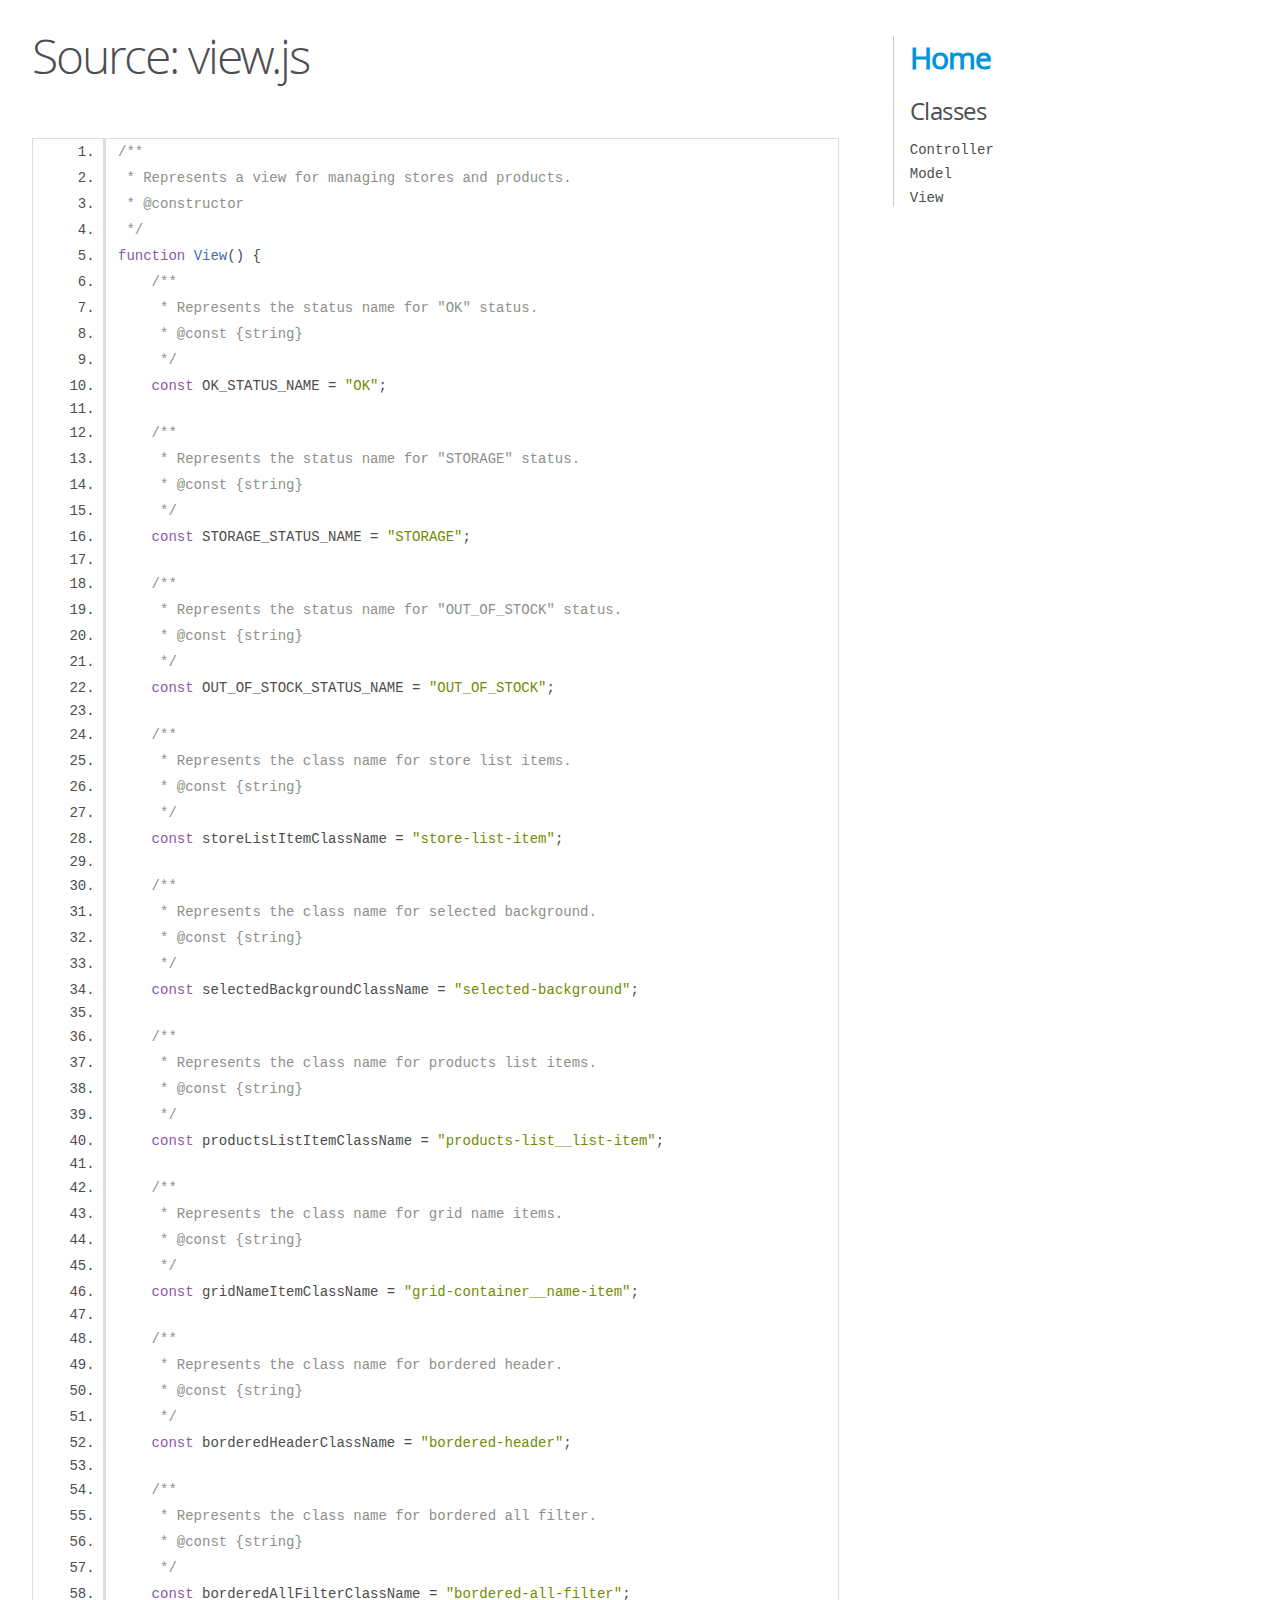
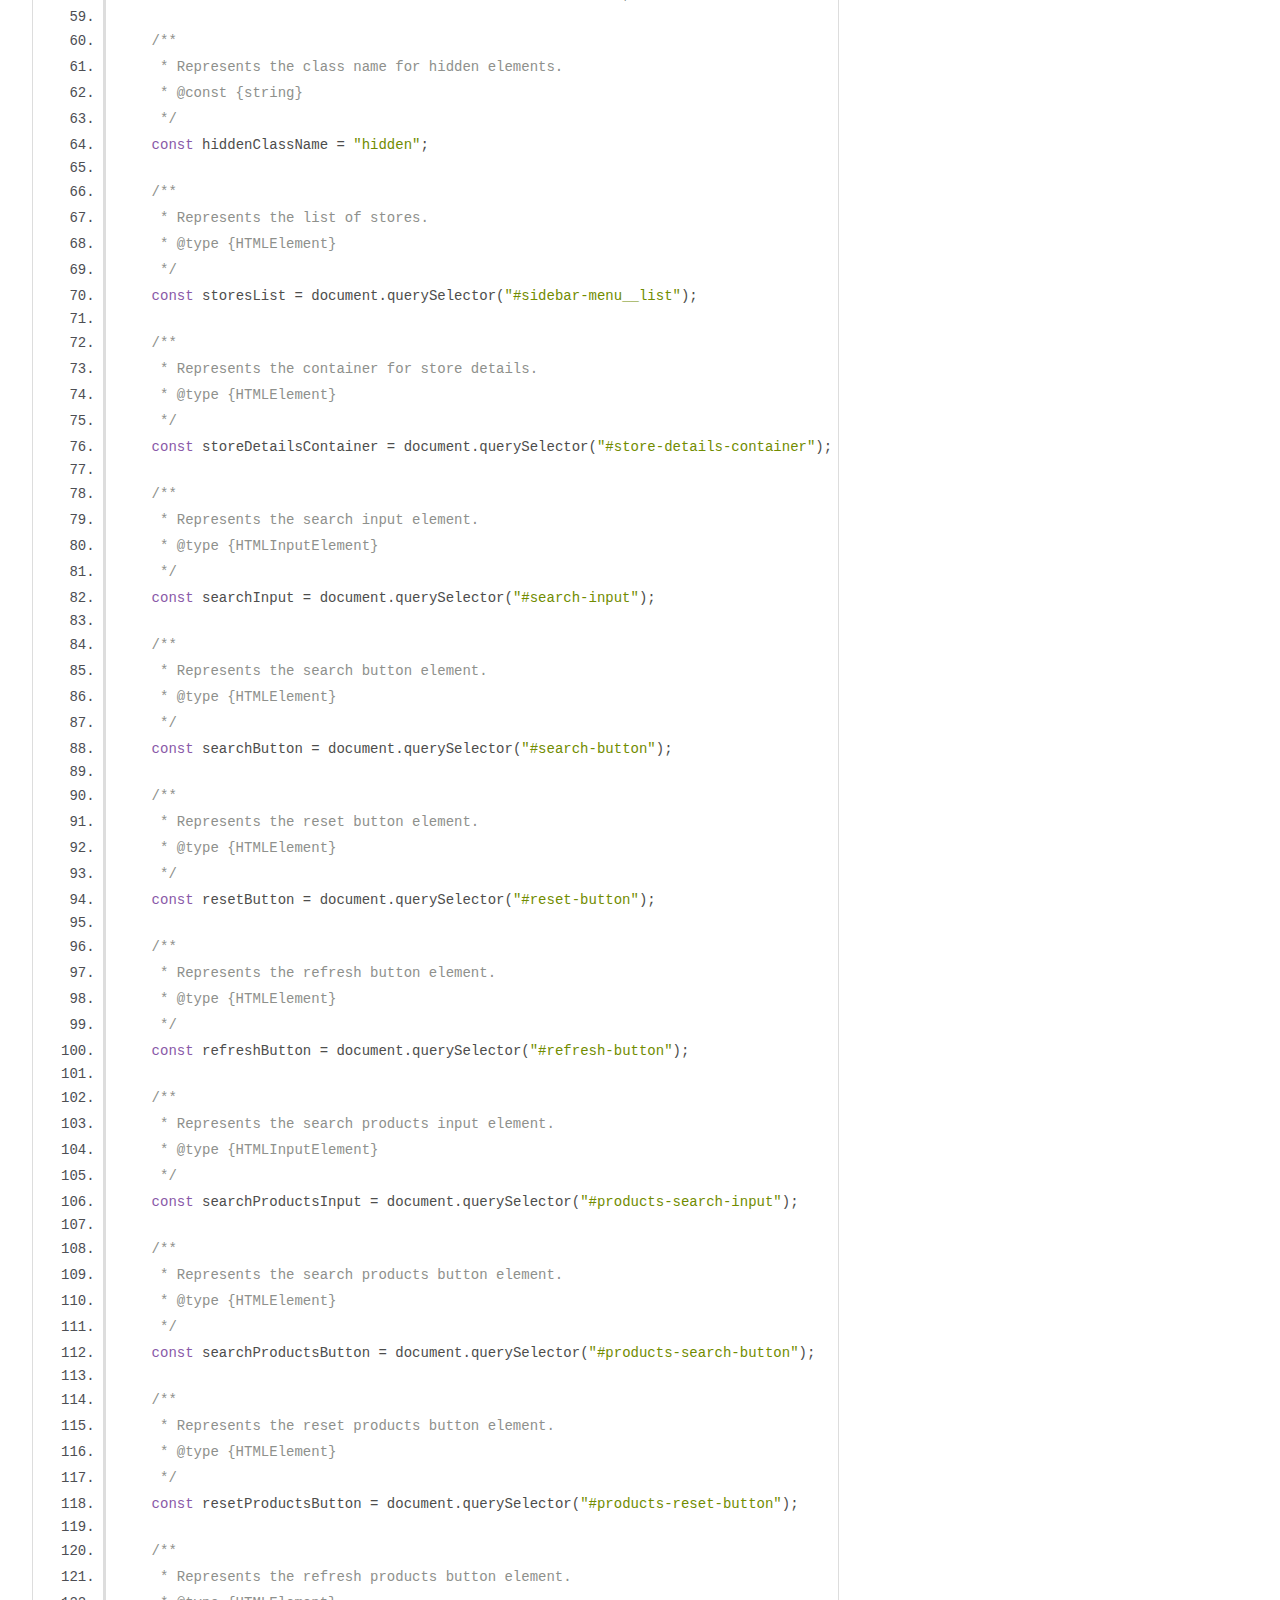
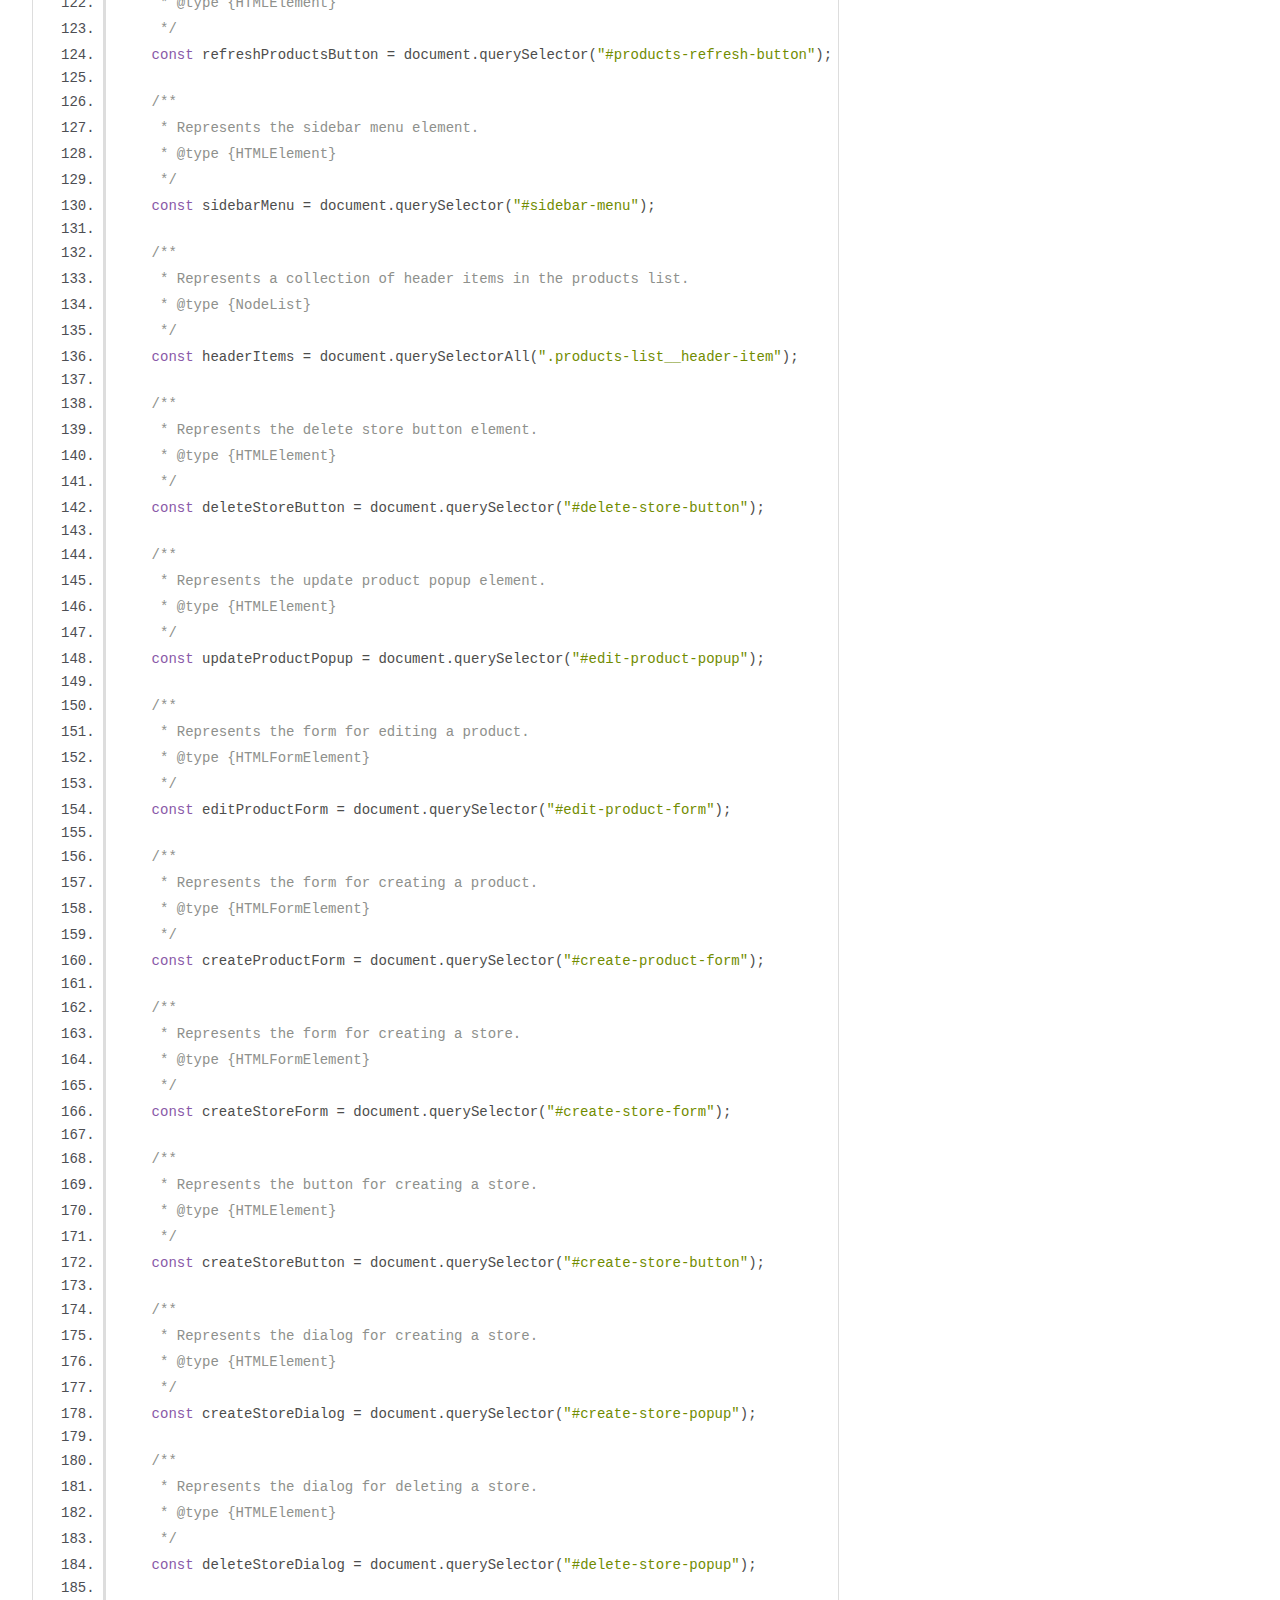
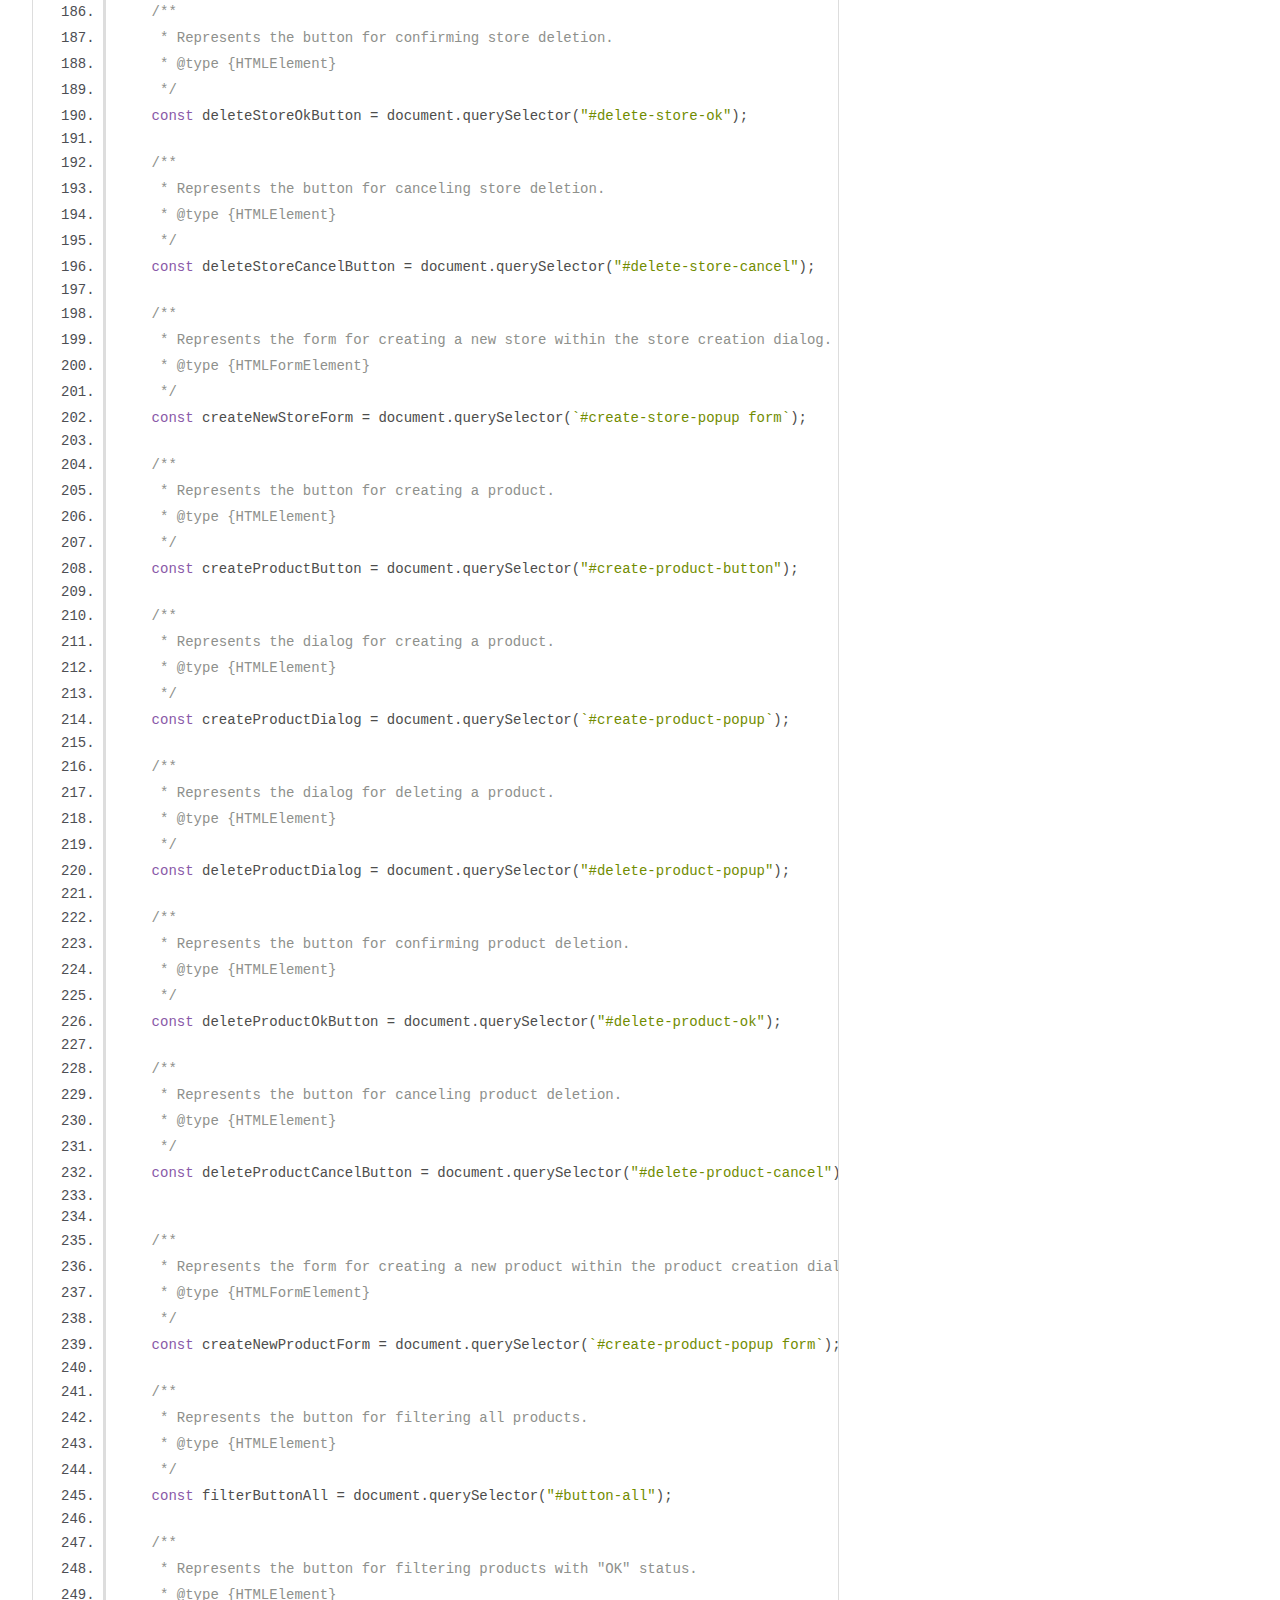
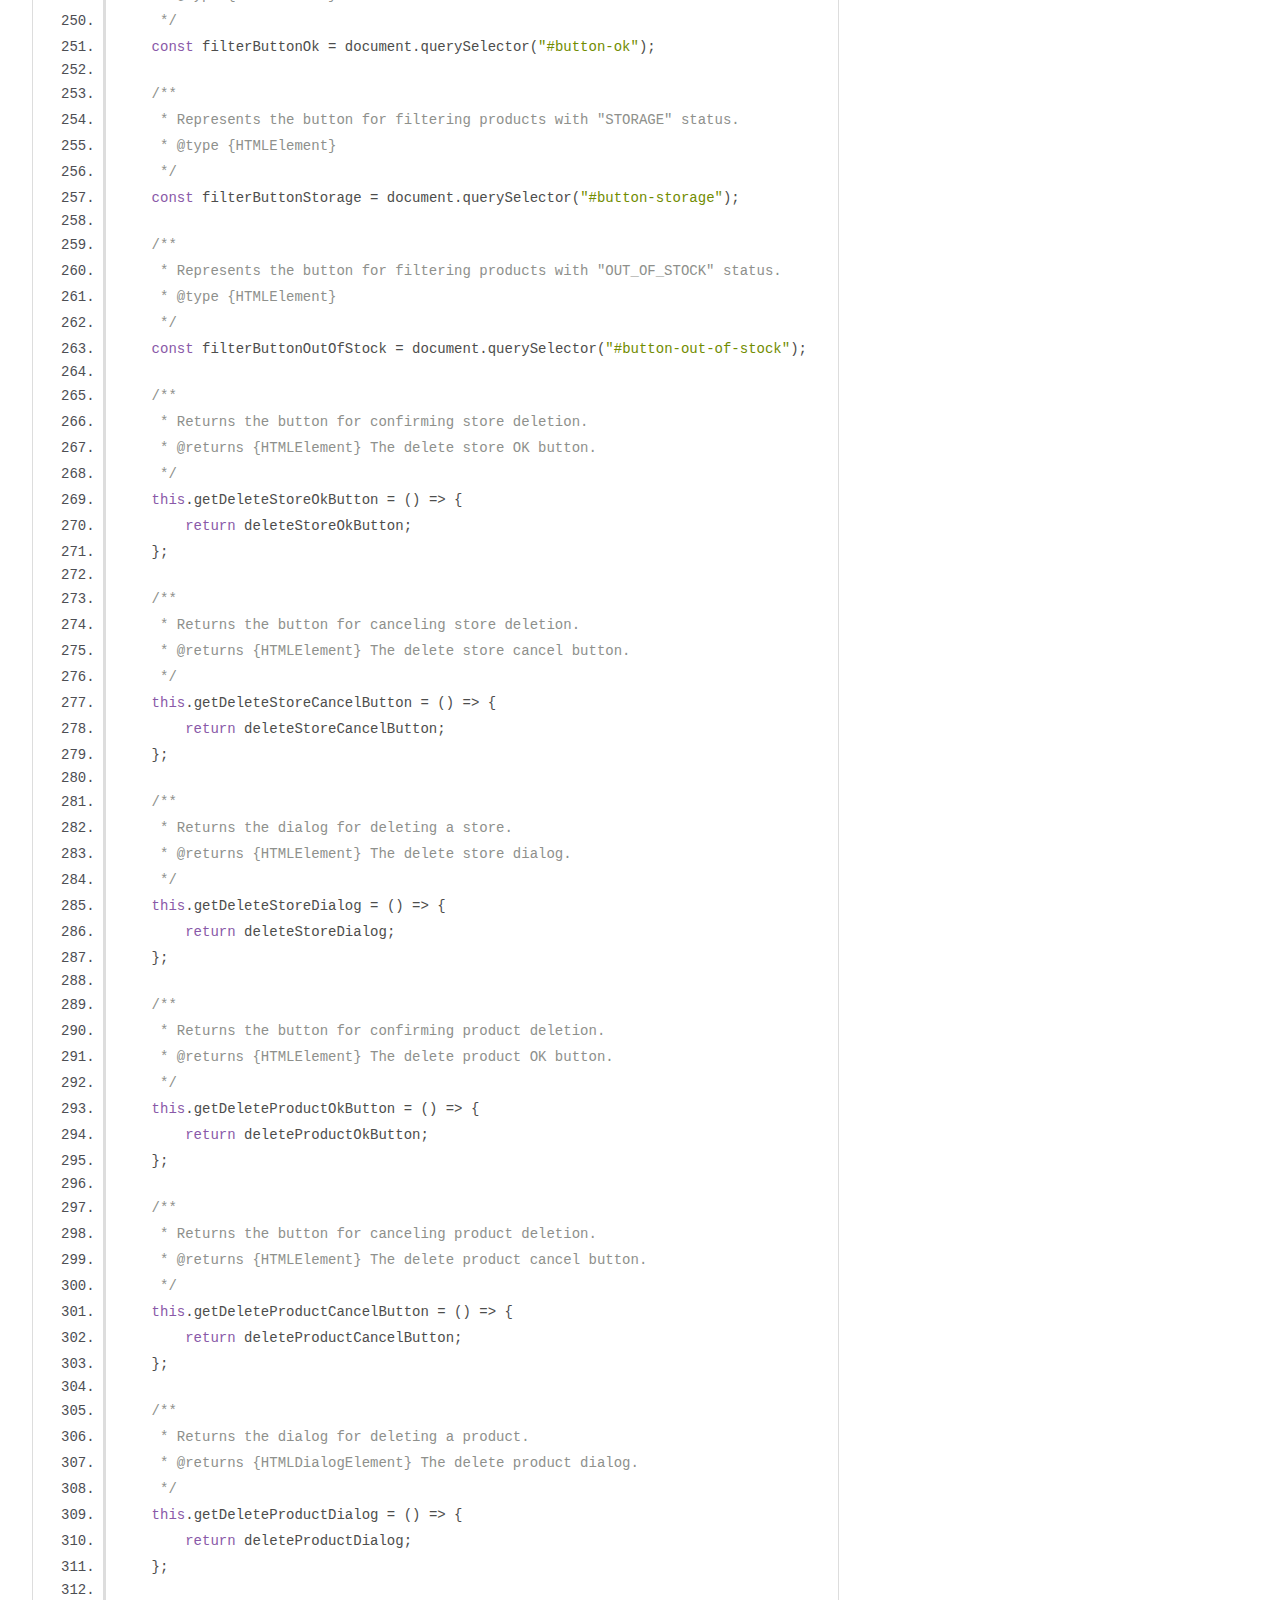
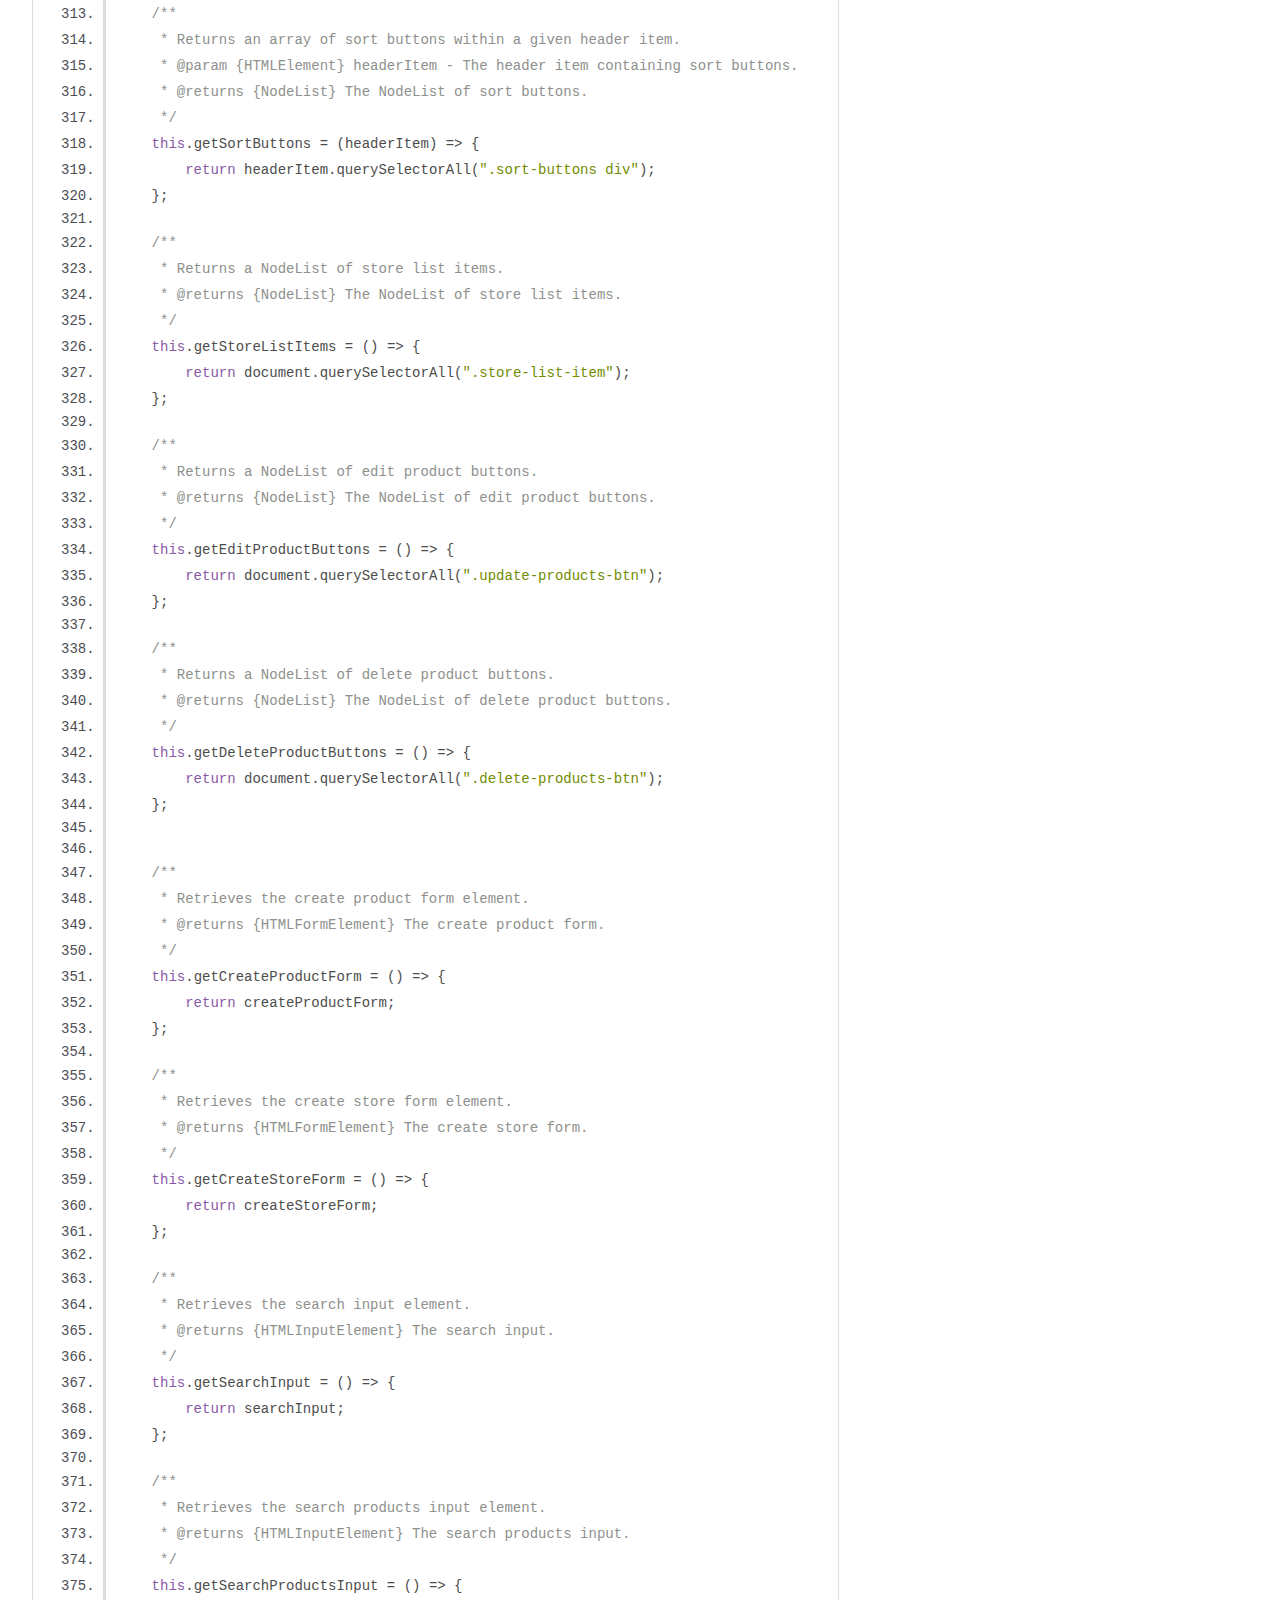
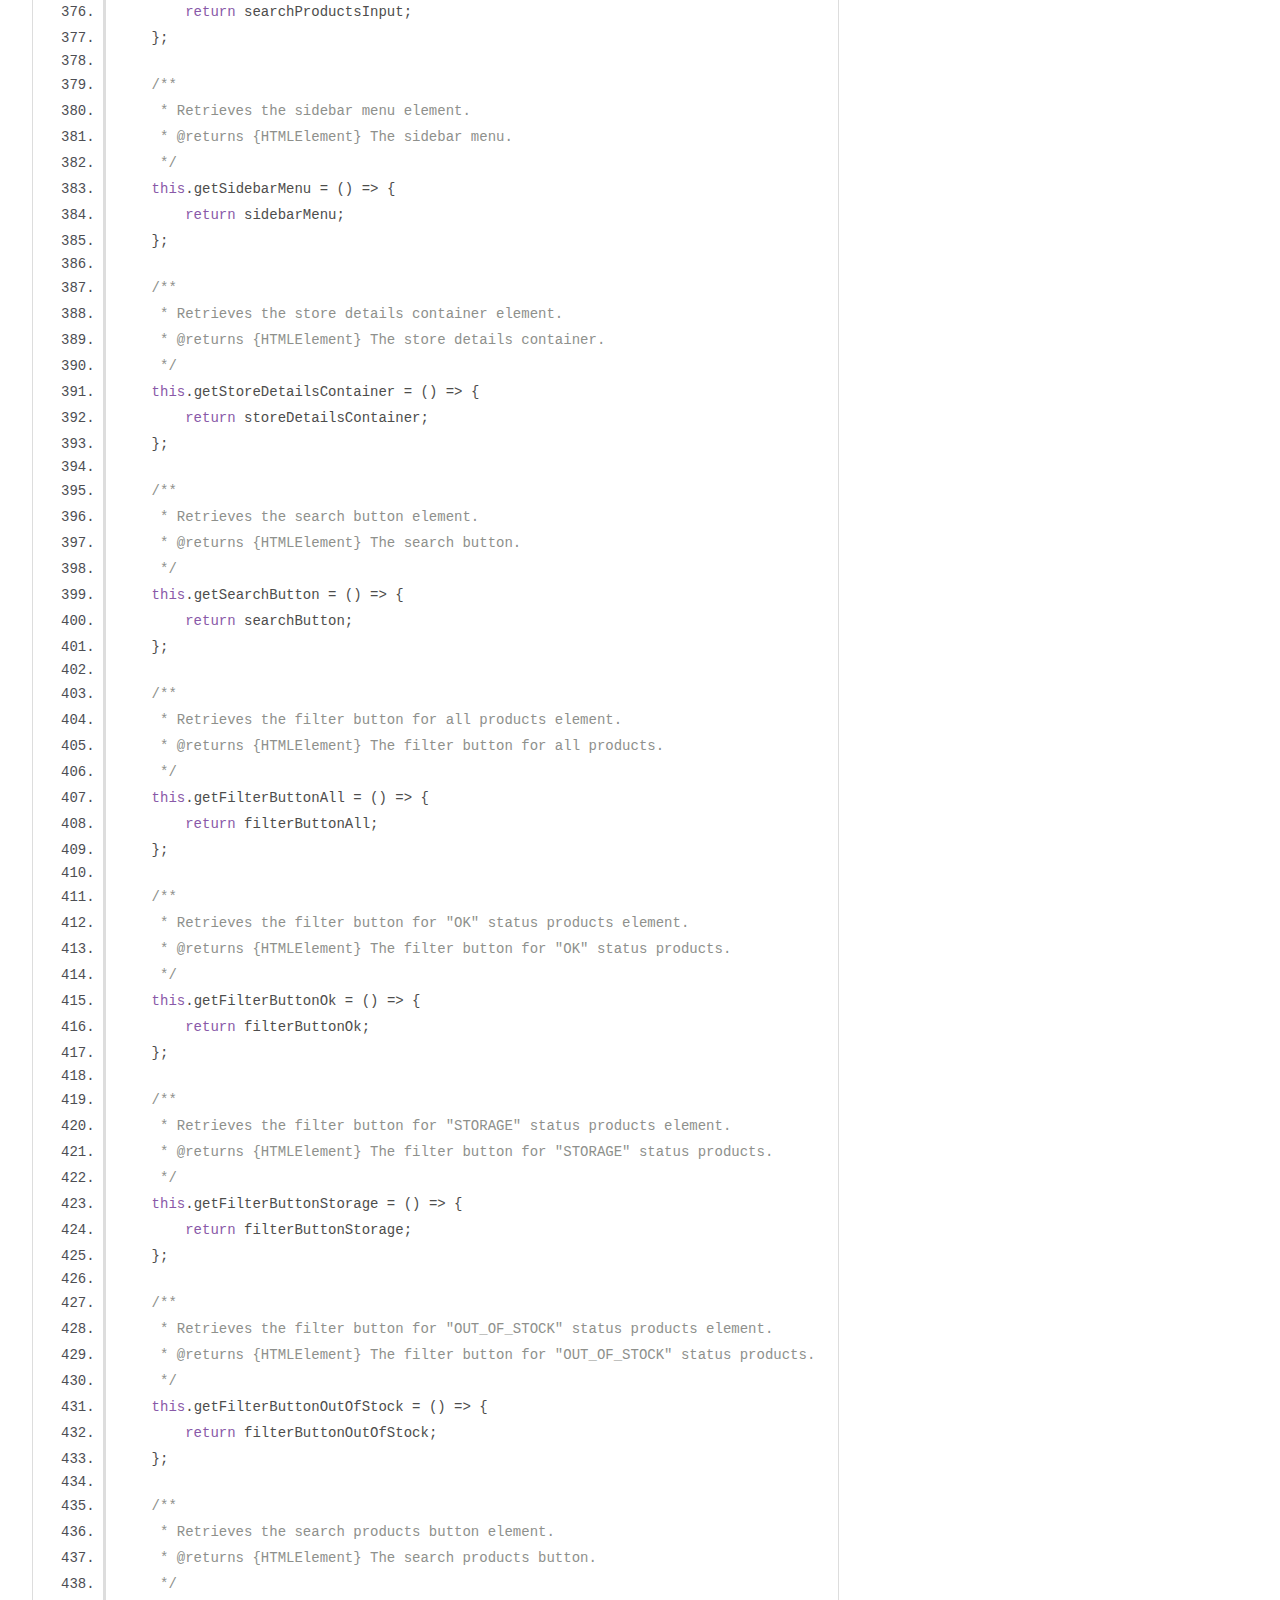
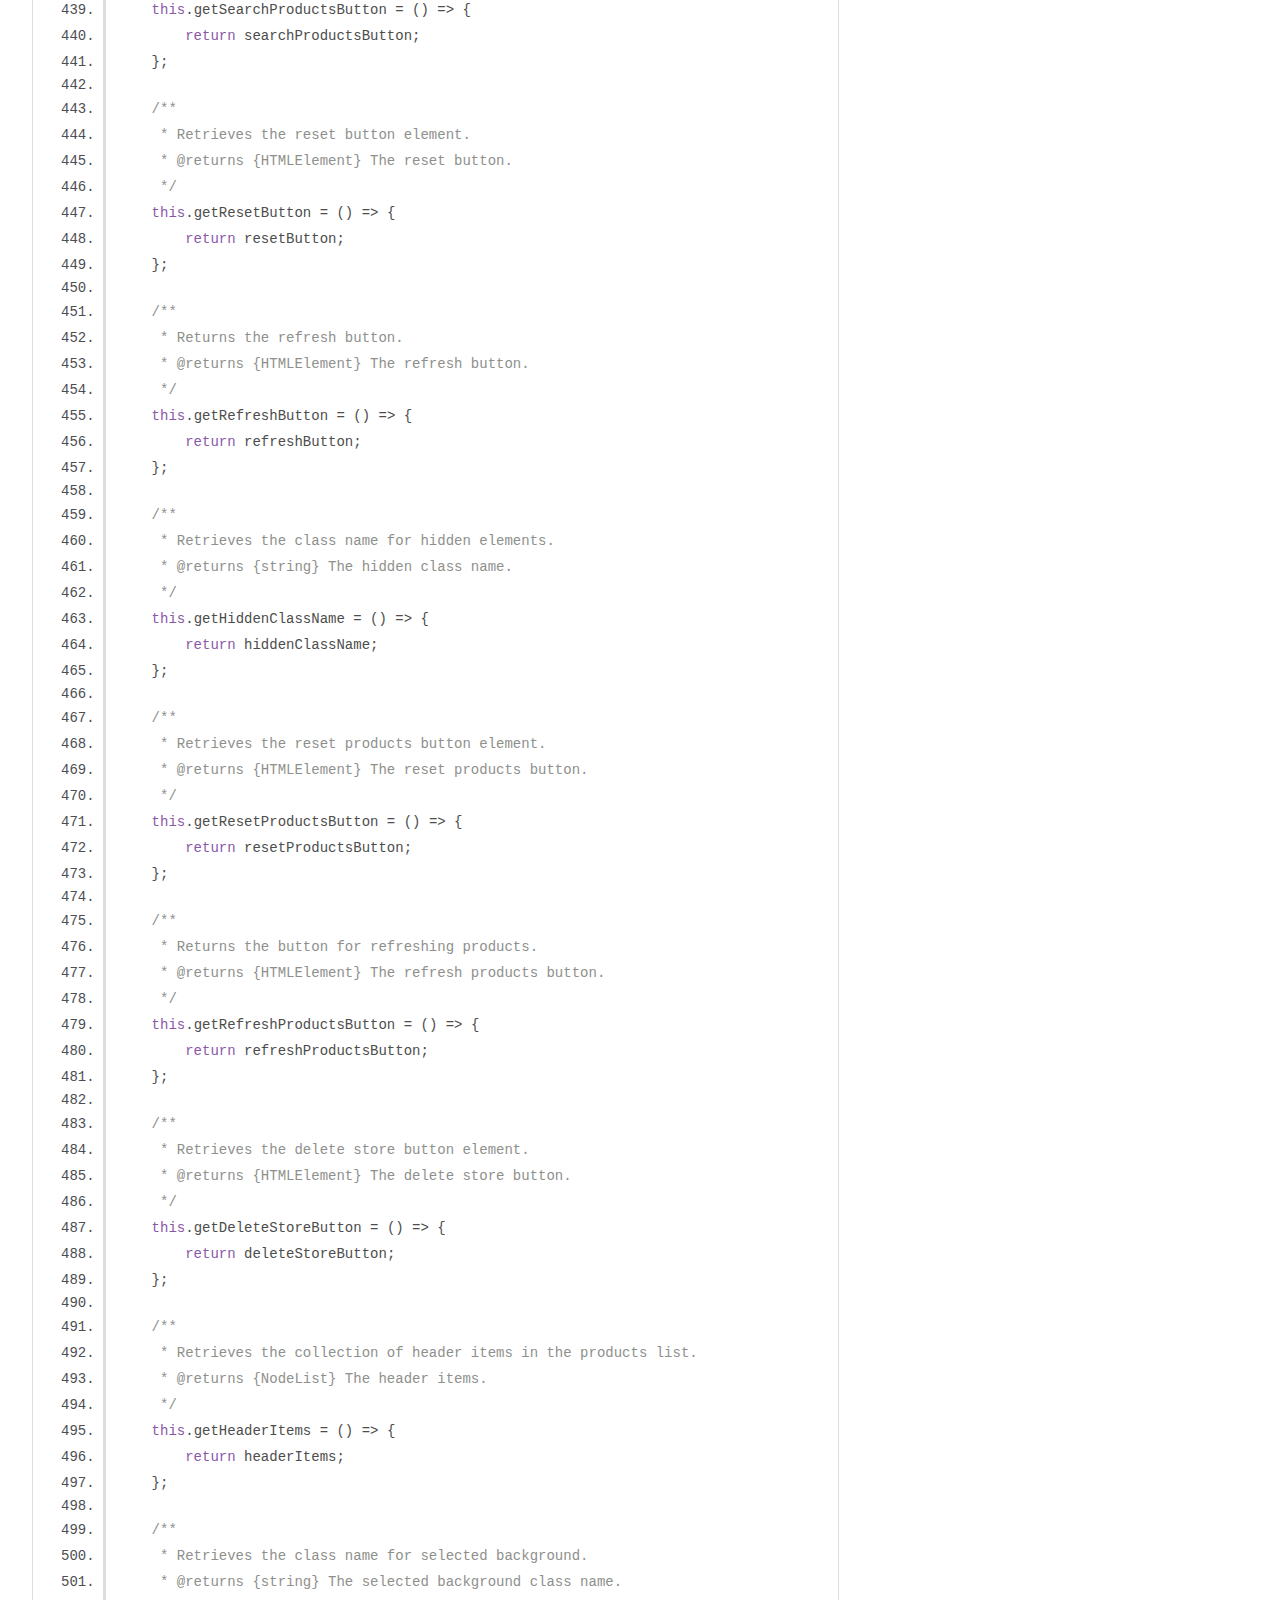
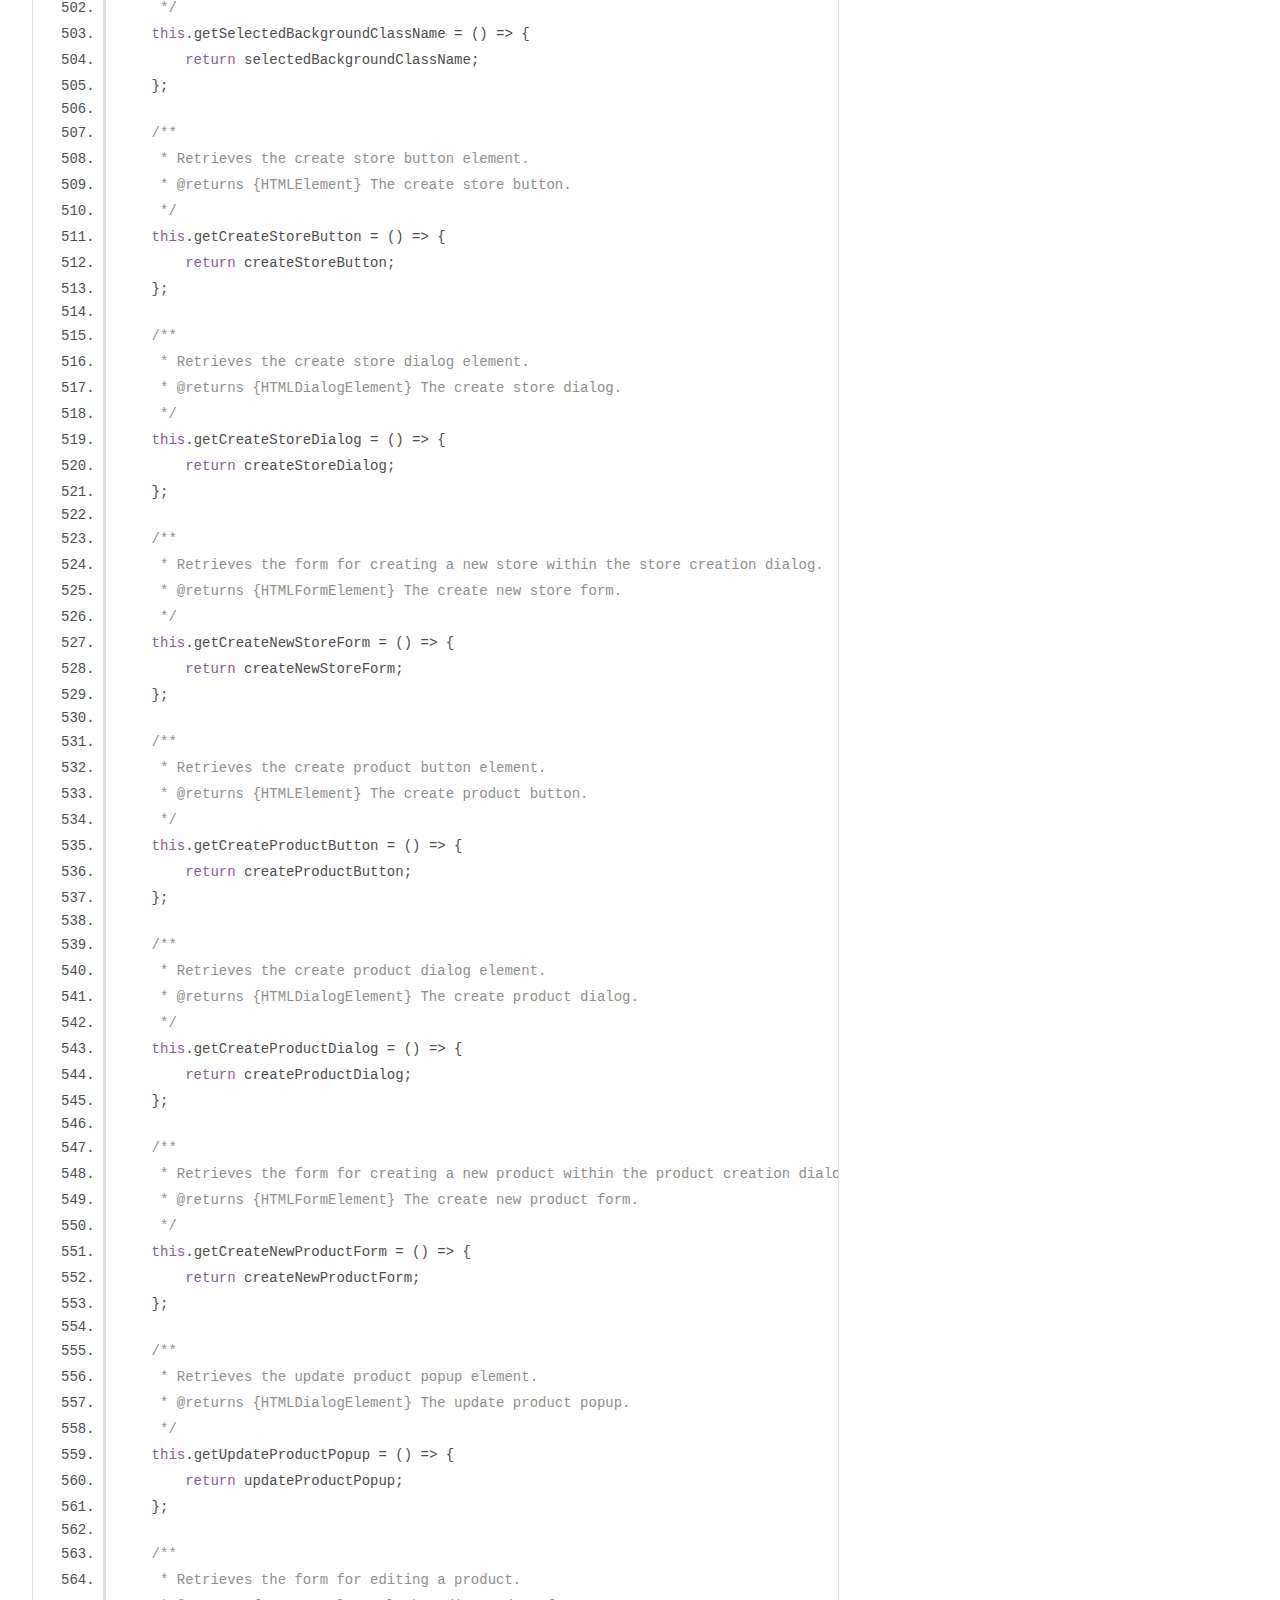
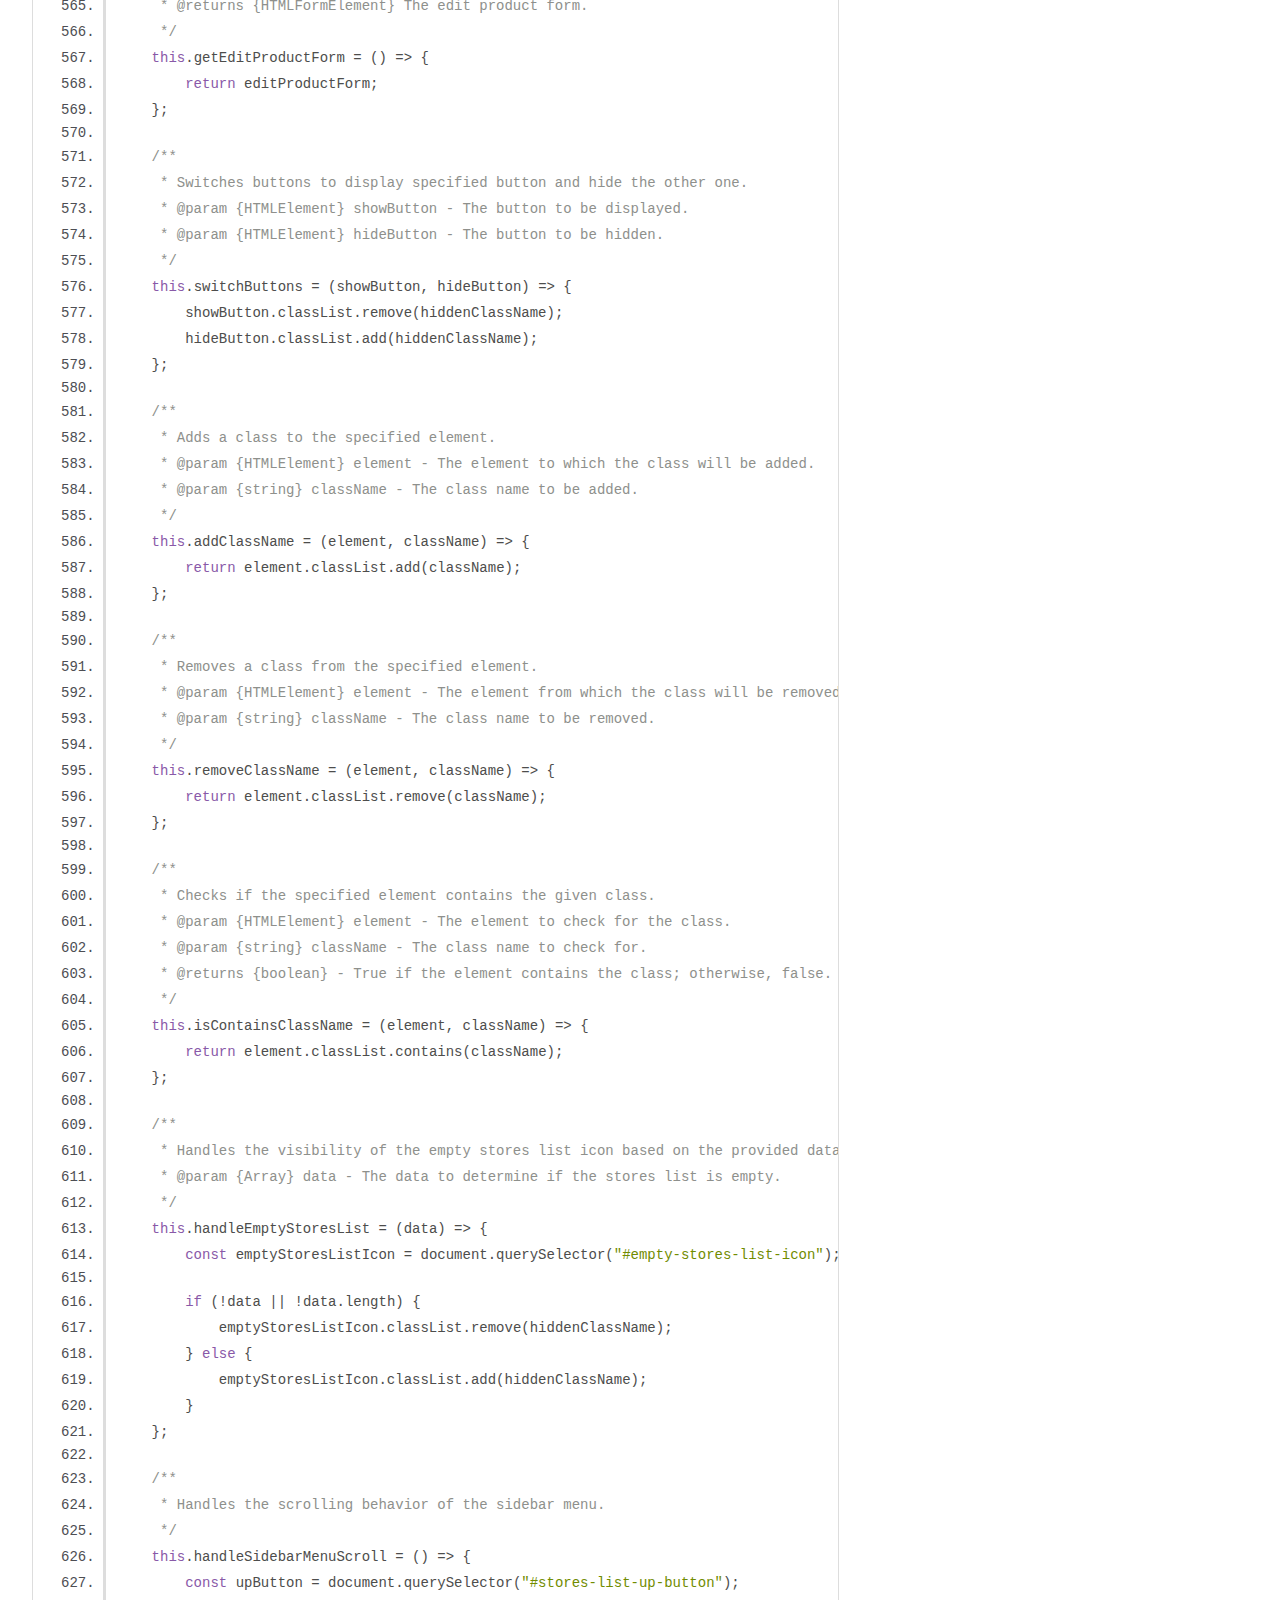
<file: out/view.js.html>
<!DOCTYPE html>
<html lang="en">
<head>
    <meta charset="utf-8">
    <title>JSDoc: Source: view.js</title>

    <script src="scripts/prettify/prettify.js"> </script>
    <script src="scripts/prettify/lang-css.js"> </script>
    <!--[if lt IE 9]>
      <script src="//html5shiv.googlecode.com/svn/trunk/html5.js"></script>
    <![endif]-->
    <link type="text/css" rel="stylesheet" href="styles/prettify-tomorrow.css">
    <link type="text/css" rel="stylesheet" href="styles/jsdoc-default.css">
</head>

<body>

<div id="main">

    <h1 class="page-title">Source: view.js</h1>

    



    
    <section>
        <article>
            <pre class="prettyprint source linenums"><code>/**
 * Represents a view for managing stores and products.
 * @constructor
 */
function View() {
    /**
     * Represents the status name for "OK" status.
     * @const {string}
     */
    const OK_STATUS_NAME = "OK";

    /**
     * Represents the status name for "STORAGE" status.
     * @const {string}
     */
    const STORAGE_STATUS_NAME = "STORAGE";

    /**
     * Represents the status name for "OUT_OF_STOCK" status.
     * @const {string}
     */
    const OUT_OF_STOCK_STATUS_NAME = "OUT_OF_STOCK";

    /**
     * Represents the class name for store list items.
     * @const {string}
     */
    const storeListItemClassName = "store-list-item";

    /**
     * Represents the class name for selected background.
     * @const {string}
     */
    const selectedBackgroundClassName = "selected-background";

    /**
     * Represents the class name for products list items.
     * @const {string}
     */
    const productsListItemClassName = "products-list__list-item";

    /**
     * Represents the class name for grid name items.
     * @const {string}
     */
    const gridNameItemClassName = "grid-container__name-item";

    /**
     * Represents the class name for bordered header.
     * @const {string}
     */
    const borderedHeaderClassName = "bordered-header";

    /**
     * Represents the class name for bordered all filter.
     * @const {string}
     */
    const borderedAllFilterClassName = "bordered-all-filter";

    /**
     * Represents the class name for hidden elements.
     * @const {string}
     */
    const hiddenClassName = "hidden";

    /**
     * Represents the list of stores.
     * @type {HTMLElement}
     */
    const storesList = document.querySelector("#sidebar-menu__list");

    /**
     * Represents the container for store details.
     * @type {HTMLElement}
     */
    const storeDetailsContainer = document.querySelector("#store-details-container");

    /**
     * Represents the search input element.
     * @type {HTMLInputElement}
     */
    const searchInput = document.querySelector("#search-input");

    /**
     * Represents the search button element.
     * @type {HTMLElement}
     */
    const searchButton = document.querySelector("#search-button");

    /**
     * Represents the reset button element.
     * @type {HTMLElement}
     */
    const resetButton = document.querySelector("#reset-button");

    /**
     * Represents the refresh button element.
     * @type {HTMLElement}
     */
    const refreshButton = document.querySelector("#refresh-button");

    /**
     * Represents the search products input element.
     * @type {HTMLInputElement}
     */
    const searchProductsInput = document.querySelector("#products-search-input");

    /**
     * Represents the search products button element.
     * @type {HTMLElement}
     */
    const searchProductsButton = document.querySelector("#products-search-button");

    /**
     * Represents the reset products button element.
     * @type {HTMLElement}
     */
    const resetProductsButton = document.querySelector("#products-reset-button");

    /**
     * Represents the refresh products button element.
     * @type {HTMLElement}
     */
    const refreshProductsButton = document.querySelector("#products-refresh-button");

    /**
     * Represents the sidebar menu element.
     * @type {HTMLElement}
     */
    const sidebarMenu = document.querySelector("#sidebar-menu");

    /**
     * Represents a collection of header items in the products list.
     * @type {NodeList}
     */
    const headerItems = document.querySelectorAll(".products-list__header-item");

    /**
     * Represents the delete store button element.
     * @type {HTMLElement}
     */
    const deleteStoreButton = document.querySelector("#delete-store-button");

    /**
     * Represents the update product popup element.
     * @type {HTMLElement}
     */
    const updateProductPopup = document.querySelector("#edit-product-popup");

    /**
     * Represents the form for editing a product.
     * @type {HTMLFormElement}
     */
    const editProductForm = document.querySelector("#edit-product-form");

    /**
     * Represents the form for creating a product.
     * @type {HTMLFormElement}
     */
    const createProductForm = document.querySelector("#create-product-form");

    /**
     * Represents the form for creating a store.
     * @type {HTMLFormElement}
     */
    const createStoreForm = document.querySelector("#create-store-form");

    /**
     * Represents the button for creating a store.
     * @type {HTMLElement}
     */
    const createStoreButton = document.querySelector("#create-store-button");

    /**
     * Represents the dialog for creating a store.
     * @type {HTMLElement}
     */
    const createStoreDialog = document.querySelector("#create-store-popup");

    /**
     * Represents the dialog for deleting a store.
     * @type {HTMLElement}
     */
    const deleteStoreDialog = document.querySelector("#delete-store-popup");

    /**
     * Represents the button for confirming store deletion.
     * @type {HTMLElement}
     */
    const deleteStoreOkButton = document.querySelector("#delete-store-ok");

    /**
     * Represents the button for canceling store deletion.
     * @type {HTMLElement}
     */
    const deleteStoreCancelButton = document.querySelector("#delete-store-cancel");

    /**
     * Represents the form for creating a new store within the store creation dialog.
     * @type {HTMLFormElement}
     */
    const createNewStoreForm = document.querySelector(`#create-store-popup form`);

    /**
     * Represents the button for creating a product.
     * @type {HTMLElement}
     */
    const createProductButton = document.querySelector("#create-product-button");

    /**
     * Represents the dialog for creating a product.
     * @type {HTMLElement}
     */
    const createProductDialog = document.querySelector(`#create-product-popup`);

    /**
     * Represents the dialog for deleting a product.
     * @type {HTMLElement}
     */
    const deleteProductDialog = document.querySelector("#delete-product-popup");

    /**
     * Represents the button for confirming product deletion.
     * @type {HTMLElement}
     */
    const deleteProductOkButton = document.querySelector("#delete-product-ok");

    /**
     * Represents the button for canceling product deletion.
     * @type {HTMLElement}
     */
    const deleteProductCancelButton = document.querySelector("#delete-product-cancel");


    /**
     * Represents the form for creating a new product within the product creation dialog.
     * @type {HTMLFormElement}
     */
    const createNewProductForm = document.querySelector(`#create-product-popup form`);

    /**
     * Represents the button for filtering all products.
     * @type {HTMLElement}
     */
    const filterButtonAll = document.querySelector("#button-all");

    /**
     * Represents the button for filtering products with "OK" status.
     * @type {HTMLElement}
     */
    const filterButtonOk = document.querySelector("#button-ok");

    /**
     * Represents the button for filtering products with "STORAGE" status.
     * @type {HTMLElement}
     */
    const filterButtonStorage = document.querySelector("#button-storage");

    /**
     * Represents the button for filtering products with "OUT_OF_STOCK" status.
     * @type {HTMLElement}
     */
    const filterButtonOutOfStock = document.querySelector("#button-out-of-stock");

    /**
     * Returns the button for confirming store deletion.
     * @returns {HTMLElement} The delete store OK button.
     */
    this.getDeleteStoreOkButton = () => {
        return deleteStoreOkButton;
    };

    /**
     * Returns the button for canceling store deletion.
     * @returns {HTMLElement} The delete store cancel button.
     */
    this.getDeleteStoreCancelButton = () => {
        return deleteStoreCancelButton;
    };

    /**
     * Returns the dialog for deleting a store.
     * @returns {HTMLElement} The delete store dialog.
     */
    this.getDeleteStoreDialog = () => {
        return deleteStoreDialog;
    };

    /**
     * Returns the button for confirming product deletion.
     * @returns {HTMLElement} The delete product OK button.
     */
    this.getDeleteProductOkButton = () => {
        return deleteProductOkButton;
    };

    /**
     * Returns the button for canceling product deletion.
     * @returns {HTMLElement} The delete product cancel button.
     */
    this.getDeleteProductCancelButton = () => {
        return deleteProductCancelButton;
    };

    /**
     * Returns the dialog for deleting a product.
     * @returns {HTMLDialogElement} The delete product dialog.
     */
    this.getDeleteProductDialog = () => {
        return deleteProductDialog;
    };

    /**
     * Returns an array of sort buttons within a given header item.
     * @param {HTMLElement} headerItem - The header item containing sort buttons.
     * @returns {NodeList} The NodeList of sort buttons.
     */
    this.getSortButtons = (headerItem) => {
        return headerItem.querySelectorAll(".sort-buttons div");
    };

    /**
     * Returns a NodeList of store list items.
     * @returns {NodeList} The NodeList of store list items.
     */
    this.getStoreListItems = () => {
        return document.querySelectorAll(".store-list-item");
    };

    /**
     * Returns a NodeList of edit product buttons.
     * @returns {NodeList} The NodeList of edit product buttons.
     */
    this.getEditProductButtons = () => {
        return document.querySelectorAll(".update-products-btn");
    };

    /**
     * Returns a NodeList of delete product buttons.
     * @returns {NodeList} The NodeList of delete product buttons.
     */
    this.getDeleteProductButtons = () => {
        return document.querySelectorAll(".delete-products-btn");
    };


    /**
     * Retrieves the create product form element.
     * @returns {HTMLFormElement} The create product form.
     */
    this.getCreateProductForm = () => {
        return createProductForm;
    };

    /**
     * Retrieves the create store form element.
     * @returns {HTMLFormElement} The create store form.
     */
    this.getCreateStoreForm = () => {
        return createStoreForm;
    };

    /**
     * Retrieves the search input element.
     * @returns {HTMLInputElement} The search input.
     */
    this.getSearchInput = () => {
        return searchInput;
    };

    /**
     * Retrieves the search products input element.
     * @returns {HTMLInputElement} The search products input.
     */
    this.getSearchProductsInput = () => {
        return searchProductsInput;
    };

    /**
     * Retrieves the sidebar menu element.
     * @returns {HTMLElement} The sidebar menu.
     */
    this.getSidebarMenu = () => {
        return sidebarMenu;
    };

    /**
     * Retrieves the store details container element.
     * @returns {HTMLElement} The store details container.
     */
    this.getStoreDetailsContainer = () => {
        return storeDetailsContainer;
    };

    /**
     * Retrieves the search button element.
     * @returns {HTMLElement} The search button.
     */
    this.getSearchButton = () => {
        return searchButton;
    };

    /**
     * Retrieves the filter button for all products element.
     * @returns {HTMLElement} The filter button for all products.
     */
    this.getFilterButtonAll = () => {
        return filterButtonAll;
    };

    /**
     * Retrieves the filter button for "OK" status products element.
     * @returns {HTMLElement} The filter button for "OK" status products.
     */
    this.getFilterButtonOk = () => {
        return filterButtonOk;
    };

    /**
     * Retrieves the filter button for "STORAGE" status products element.
     * @returns {HTMLElement} The filter button for "STORAGE" status products.
     */
    this.getFilterButtonStorage = () => {
        return filterButtonStorage;
    };

    /**
     * Retrieves the filter button for "OUT_OF_STOCK" status products element.
     * @returns {HTMLElement} The filter button for "OUT_OF_STOCK" status products.
     */
    this.getFilterButtonOutOfStock = () => {
        return filterButtonOutOfStock;
    };

    /**
     * Retrieves the search products button element.
     * @returns {HTMLElement} The search products button.
     */
    this.getSearchProductsButton = () => {
        return searchProductsButton;
    };

    /**
     * Retrieves the reset button element.
     * @returns {HTMLElement} The reset button.
     */
    this.getResetButton = () => {
        return resetButton;
    };

    /**
     * Returns the refresh button.
     * @returns {HTMLElement} The refresh button.
     */
    this.getRefreshButton = () => {
        return refreshButton;
    };

    /**
     * Retrieves the class name for hidden elements.
     * @returns {string} The hidden class name.
     */
    this.getHiddenClassName = () => {
        return hiddenClassName;
    };

    /**
     * Retrieves the reset products button element.
     * @returns {HTMLElement} The reset products button.
     */
    this.getResetProductsButton = () => {
        return resetProductsButton;
    };

    /**
     * Returns the button for refreshing products.
     * @returns {HTMLElement} The refresh products button.
     */
    this.getRefreshProductsButton = () => {
        return refreshProductsButton;
    };

    /**
     * Retrieves the delete store button element.
     * @returns {HTMLElement} The delete store button.
     */
    this.getDeleteStoreButton = () => {
        return deleteStoreButton;
    };

    /**
     * Retrieves the collection of header items in the products list.
     * @returns {NodeList} The header items.
     */
    this.getHeaderItems = () => {
        return headerItems;
    };

    /**
     * Retrieves the class name for selected background.
     * @returns {string} The selected background class name.
     */
    this.getSelectedBackgroundClassName = () => {
        return selectedBackgroundClassName;
    };

    /**
     * Retrieves the create store button element.
     * @returns {HTMLElement} The create store button.
     */
    this.getCreateStoreButton = () => {
        return createStoreButton;
    };

    /**
     * Retrieves the create store dialog element.
     * @returns {HTMLDialogElement} The create store dialog.
     */
    this.getCreateStoreDialog = () => {
        return createStoreDialog;
    };

    /**
     * Retrieves the form for creating a new store within the store creation dialog.
     * @returns {HTMLFormElement} The create new store form.
     */
    this.getCreateNewStoreForm = () => {
        return createNewStoreForm;
    };

    /**
     * Retrieves the create product button element.
     * @returns {HTMLElement} The create product button.
     */
    this.getCreateProductButton = () => {
        return createProductButton;
    };

    /**
     * Retrieves the create product dialog element.
     * @returns {HTMLDialogElement} The create product dialog.
     */
    this.getCreateProductDialog = () => {
        return createProductDialog;
    };

    /**
     * Retrieves the form for creating a new product within the product creation dialog.
     * @returns {HTMLFormElement} The create new product form.
     */
    this.getCreateNewProductForm = () => {
        return createNewProductForm;
    };

    /**
     * Retrieves the update product popup element.
     * @returns {HTMLDialogElement} The update product popup.
     */
    this.getUpdateProductPopup = () => {
        return updateProductPopup;
    };

    /**
     * Retrieves the form for editing a product.
     * @returns {HTMLFormElement} The edit product form.
     */
    this.getEditProductForm = () => {
        return editProductForm;
    };

    /**
     * Switches buttons to display specified button and hide the other one.
     * @param {HTMLElement} showButton - The button to be displayed.
     * @param {HTMLElement} hideButton - The button to be hidden.
     */
    this.switchButtons = (showButton, hideButton) => {
        showButton.classList.remove(hiddenClassName);
        hideButton.classList.add(hiddenClassName);
    };

    /**
     * Adds a class to the specified element.
     * @param {HTMLElement} element - The element to which the class will be added.
     * @param {string} className - The class name to be added.
     */
    this.addClassName = (element, className) => {
        return element.classList.add(className);
    };

    /**
     * Removes a class from the specified element.
     * @param {HTMLElement} element - The element from which the class will be removed.
     * @param {string} className - The class name to be removed.
     */
    this.removeClassName = (element, className) => {
        return element.classList.remove(className);
    };

    /**
     * Checks if the specified element contains the given class.
     * @param {HTMLElement} element - The element to check for the class.
     * @param {string} className - The class name to check for.
     * @returns {boolean} - True if the element contains the class; otherwise, false.
     */
    this.isContainsClassName = (element, className) => {
        return element.classList.contains(className);
    };

    /**
     * Handles the visibility of the empty stores list icon based on the provided data.
     * @param {Array} data - The data to determine if the stores list is empty.
     */
    this.handleEmptyStoresList = (data) => {
        const emptyStoresListIcon = document.querySelector("#empty-stores-list-icon");

        if (!data || !data.length) {
            emptyStoresListIcon.classList.remove(hiddenClassName);
        } else {
            emptyStoresListIcon.classList.add(hiddenClassName);
        }
    };

    /**
     * Handles the scrolling behavior of the sidebar menu.
     */
    this.handleSidebarMenuScroll = () => {
        const upButton = document.querySelector("#stores-list-up-button");
        const downButton = document.querySelector("#stores-list-down-button");
        const pinButton = document.querySelector("#stores-list-pin-button");
        const controlButtons = document.querySelector("#stores-list-control-buttons");
        const sidebarMenuHeader = document.querySelector("#sidebar-menu__header");

        const distanceFromTop = controlButtons.getBoundingClientRect().top;

        if (distanceFromTop &lt;= 44) {
            upButton.classList.add(hiddenClassName);
            downButton.classList.remove(hiddenClassName);
            pinButton.classList.add(hiddenClassName);
            sidebarMenuHeader.classList.add(borderedHeaderClassName);
        } else {
            upButton.classList.remove(hiddenClassName);
            downButton.classList.add(hiddenClassName);
            pinButton.classList.remove(hiddenClassName);
            sidebarMenuHeader.classList.remove(borderedHeaderClassName);
        }
    };

    /**
     * Handles the scrolling behavior of the store details container.
     */
    this.handleStoreDetailsContainerScroll = () => {
        const upButton = document.querySelector("#stores-details-up-button");
        const downButton = document.querySelector("#stores-details-down-button");
        const pinButton = document.querySelector("#stores-details-pin-button");
        const controlButtons = document.querySelector("#control-buttons");

        const distanceFromTop = controlButtons.getBoundingClientRect().top;

        if (distanceFromTop &lt;= 44) {
            upButton.classList.add(hiddenClassName);
            downButton.classList.remove(hiddenClassName);
            pinButton.classList.add(hiddenClassName);
        } else {
            upButton.classList.remove(hiddenClassName);
            downButton.classList.add(hiddenClassName);
            pinButton.classList.remove(hiddenClassName);
        }
    };

    /**
     * Resets the data-is-active attribute of filter buttons to "false".
     */
    this.resetFilterButtonsAttribute = () => {
        filterButtonAll.setAttribute("data-is-active", "false");
        filterButtonOk.setAttribute("data-is-active", "false");
        filterButtonStorage.setAttribute("data-is-active", "false");
        filterButtonOutOfStock.setAttribute("data-is-active", "false");
    };

    /**
     * Sets the data-is-active attribute of the filterButtonAll based on the provided boolean.
     * @param {boolean} should - If true, sets data-is-active to "true" and adds a bordered class; otherwise, removes the bordered class.
     */
    this.shouldSetFilterButtonAllToTrue = (should) => {
        if (should) {
            filterButtonAll.setAttribute("data-is-active", "true");
            filterButtonAll.classList.add(borderedAllFilterClassName);
        } else {
            filterButtonAll.classList.remove(borderedAllFilterClassName);
        }
    };

    /**
     * Resets the sorting buttons styles in the headerItems.
     */
    this.setDefaultSortButtons = () => {
        headerItems.forEach(item => {
            item.classList.remove("ascending", "descending");

            const buttons = item.querySelectorAll(".sort-buttons div");
            buttons.forEach(button => button.classList.add(hiddenClassName));
            if (buttons &amp;&amp; buttons.length > 0) {
                buttons[0].classList.remove(hiddenClassName);
            }
        });
    };

    /**
     * Generates and displays the stores list based on the provided data.
     * @param {Array} data - The data to generate the stores list.
     */
    this.generateStoresList = (data) => {
        this.handleEmptyStoresList(data);

        const activeStoreID = document.querySelector("#store-details-container").dataset.storeId;

        data.forEach(item => {
            const storesListItem = document.createElement("li");
            storesListItem.className = storeListItemClassName;
            storesListItem.id = `store-list-item-${item.id}`;

            if (+activeStoreID === +item.id) {
                storesListItem.classList.add(selectedBackgroundClassName);
            }

            const infoDiv = document.createElement("div");
            infoDiv.className = "store-list-item__info";

            const nameHeader = document.createElement("h4");
            nameHeader.textContent = item.Name;

            const locationParam = document.createElement("p");
            locationParam.className = "store-location";
            locationParam.textContent = item.Address;

            infoDiv.appendChild(nameHeader);
            infoDiv.appendChild(locationParam);

            const areaDiv = document.createElement("div");
            areaDiv.className = "store-list-item__area";

            const areaHeader = document.createElement("h4");
            areaHeader.textContent = item.FloorArea;

            const areaUnitPara = document.createElement("p");
            areaUnitPara.className = "area-unit";
            areaUnitPara.textContent = "sq.m";

            areaDiv.appendChild(areaHeader);
            areaDiv.appendChild(areaUnitPara);

            storesListItem.appendChild(infoDiv);
            storesListItem.appendChild(areaDiv);

            storesList.appendChild(storesListItem);
        });
    };

    /**
     * Resets the styles of the store list items.
     */
    this.resetStoreListStyles = () => {
        const storeItems = document.querySelectorAll(`.${storeListItemClassName}`);
        storeItems.forEach(item => item.classList.remove(selectedBackgroundClassName));
    };

    /**
     * Displays the details of the store with the provided ID.
     * @param {number} id - The ID of the store to display details for.
     */
    this.displayStoreDetails = (id) => {
        storeDetailsContainer.dataset.storeId = id;

        const notSelectedDetailsTitle = document.querySelector("#not-selected-details-title");
        notSelectedDetailsTitle.classList.add(hiddenClassName);

        const detailsTitle = document.querySelector("#details-title");
        detailsTitle.classList.remove(hiddenClassName);

        const storeDetailsTableRequisitesLeft = document.querySelector("#store-details-table__requisites-left");
        storeDetailsTableRequisitesLeft.classList.remove(hiddenClassName);

        const storeDetailsTableRequisitesRight = document.querySelector("#store-details-table__requisites-right");
        storeDetailsTableRequisitesRight.classList.remove(hiddenClassName);

        const controlButtons = document.querySelector("#control-buttons");
        controlButtons.classList.remove(hiddenClassName);

        const storeDetails = document.querySelector("#store-details");
        storeDetails.classList.remove(hiddenClassName);

        const productsList = document.querySelector("#products-list");
        productsList.classList.remove(hiddenClassName);

        const notSelectedItemMessage = document.querySelector("#not-selected-item-message");
        notSelectedItemMessage.classList.add(hiddenClassName);

        const detailsFooter = document.querySelector("#footer-menu-details");
        detailsFooter.classList.remove(hiddenClassName);
    };

    /**
     * Hides the store details by updating the display of relevant elements.
     */
    this.hideStoreDetails = () => {
        const notSelectedDetailsTitle = document.querySelector("#not-selected-details-title");
        notSelectedDetailsTitle.classList.remove(hiddenClassName);

        const detailsTitle = document.querySelector("#details-title");
        detailsTitle.classList.add(hiddenClassName);

        const storeDetailsTableRequisitesLeft = document.querySelector("#store-details-table__requisites-left");
        storeDetailsTableRequisitesLeft.classList.add(hiddenClassName);

        const storeDetailsTableRequisitesRight = document.querySelector("#store-details-table__requisites-right");
        storeDetailsTableRequisitesRight.classList.add(hiddenClassName);

        const controlButtons = document.querySelector("#control-buttons");
        controlButtons.classList.add(hiddenClassName);

        const storeDetails = document.querySelector("#store-details");
        storeDetails.classList.add(hiddenClassName);

        const productsList = document.querySelector("#products-list");
        productsList.classList.add(hiddenClassName);

        const notSelectedItemMessage = document.querySelector("#not-selected-item-message");
        notSelectedItemMessage.classList.remove(hiddenClassName);

        const detailsFooter = document.querySelector("#footer-menu-details");
        detailsFooter.classList.add(hiddenClassName);
    };

    /**
     * Fills the store details section with the provided store details data.
     * @param {object} storeDetailsData - The store details data to be displayed.
     */
    this.fillStoreDetails = (storeDetailsData) => {
        const emailElement = document.querySelector("#email");
        emailElement.textContent = storeDetailsData.Email;

        const phoneNumberElement = document.querySelector("#phone-number");
        phoneNumberElement.textContent = storeDetailsData.PhoneNumber;

        const addressElement = document.querySelector("#address");
        addressElement.textContent = storeDetailsData.Address;

        const establishedDateElement = document.querySelector("#established-date");
        const establishedDate = new Date(storeDetailsData.Established);
        establishedDateElement.textContent = establishedDate.toLocaleDateString("en-US", {
            day: "numeric",
            month: "short",
            year: "numeric",
        });

        const floorAreaElement = document.querySelector("#floor-area");
        floorAreaElement.textContent = storeDetailsData.FloorArea;
    };

    /**
     * Updates the content of a filter element with the provided value.
     * @param {string} filterId - The ID of the filter element to update.
     * @param {any} value - The value to update the filter element with.
     */
    this.updateFilterElement = (filterId, value) => {
        const filterElement = document.querySelector(`#${filterId}`);
        if (filterElement) {
            filterElement.textContent = String(value);
        }
    };

    /**
     * Fills the amount filters based on the provided array of products.
     * @param {Array} currentRelProducts - The array of products to calculate amounts for each status.
     */
    this.fillAmountFilter = (currentRelProducts) => {
        const allFilter = document.querySelector("#amount-all-filter");

        let okAmount = 0;
        let storageAmount = 0;
        let outOfStockAmount = 0;

        allFilter.textContent = String(currentRelProducts.length);
        currentRelProducts.forEach(item => {
            if (item.Status === OK_STATUS_NAME) {
                okAmount++;
            } else if (item.Status === STORAGE_STATUS_NAME) {
                storageAmount++;
            } else if (item.Status === OUT_OF_STOCK_STATUS_NAME) {
                outOfStockAmount++;
            }
        });

        this.updateFilterElement("amount-ok-filter", okAmount);
        this.updateFilterElement("amount-storage-filter", storageAmount);
        this.updateFilterElement("amount-out-of-stock-filter", outOfStockAmount);
    };

    /**
     * Clears the product rows from the products list.
     */
    this.clearProductsList = () => {
        const productsList = document.querySelector("#products-list");

        const productRows = productsList.querySelectorAll(".products-list__list-row");

        productRows.forEach(row => {
            row.parentNode.removeChild(row);
        });
    };

    /**
     * Creates and returns a product info div for a product row.
     * @param {HTMLElement} productRow - The product row to append the info div to.
     * @param {object} item - The product data.
     * @param {string} property - The property of the product to display.
     */
    this.createProductInfoDiv = (productRow, item, property) => {
        const productInfoDiv = document.createElement("div");
        productInfoDiv.className = "products-list__list-item ellipsis center-item";
        productInfoDiv.title = item[property];

        const productInfo = document.createElement("p");
        productInfo.className = "ellipsis";
        productInfo.textContent = item[property];

        productInfoDiv.appendChild(productInfo);

        productRow.appendChild(productInfoDiv);
    };

    /**
     * Creates and returns a product name div for a product row.
     * @param {HTMLElement} productRow - The product row to append the name div to.
     * @param {object} item - The product data.
     */
    this.createProductNameDiv = (productRow, item) => {
        const productNameDiv = document.createElement("div");
        productNameDiv.className = `${productsListItemClassName} ${gridNameItemClassName}`;

        const productName = document.createElement("b");
        productName.className = "text-wrapping";
        productName.title = item.Name;
        productName.textContent = item.Name;

        const productID = document.createElement("p");
        productID.className = "product_id";
        productID.textContent = item.id;

        productNameDiv.appendChild(productName);
        productNameDiv.appendChild(productID);

        productRow.appendChild(productNameDiv);
    };

    /**
     * Creates and returns a product price div for a product row.
     * @param {HTMLElement} productRow - The product row to append the price div to.
     * @param {object} item - The product data.
     */
    this.createProductPriceDiv = (productRow, item) => {
        const productPriceDiv = document.createElement("div");
        productPriceDiv.className = "products-list__list-item";
        productPriceDiv.title = `${item.Price} USD`;

        const productPrice = document.createElement("b");
        productPrice.textContent = item.Price;

        const productPriceUnit = document.createElement("p");
        productPriceUnit.textContent = "USD";

        productPriceDiv.appendChild(productPrice);
        productPriceDiv.appendChild(productPriceUnit);

        productRow.appendChild(productPriceDiv);
    };

    /**
     * Creates and returns a product rating div for a product row.
     * @param {HTMLElement} productRow - The product row to append the rating div to.
     * @param {object} item - The product data.
     */
    this.createProductRatingDiv = (productRow, item) => {
        const maxRating = 5;
        const productRatingDiv = document.createElement("div");
        productRatingDiv.className = "products-list__list-item product-rating center-item";
        productRatingDiv.title = item.Rating;

        productRatingDiv.dataset.rating = item.Rating;
        const emptyStartsAmount = maxRating - item.Rating;

        for (let i = 0; i &lt; item.Rating; i++) {
            const starFull = document.createElement("i");
            starFull.className = "star-size star-full fa-solid fa-star";
            productRatingDiv.appendChild(starFull);
        }

        for (let i = 0; i &lt; emptyStartsAmount; i++) {
            let starRegular = document.createElement("i");
            starRegular.className = "star-size fa-regular fa-star";
            productRatingDiv.appendChild(starRegular);
        }

        productRow.appendChild(productRatingDiv);
    };

    /**
     * Creates and returns a button div for a product row.
     * @param {HTMLElement} productRow - The product row to append the button div to.
     * @param {string} buttonClassName - The class name for the button.
     * @param {string} buttonIconClassName - The class name for the button icon.
     */
    this.createButtonDiv = (productRow, buttonClassName, buttonIconClassName) => {
        const buttonDiv = document.createElement("div");
        buttonDiv.className = "products-list__list-item ellipsis center-item";

        const button = document.createElement("button");
        button.type = "button";
        button.className = buttonClassName;
        button.id = productRow.id;

        const buttonIcon = document.createElement("i");
        buttonIcon.className = buttonIconClassName;
        button.appendChild(buttonIcon);

        buttonDiv.appendChild(button);

        productRow.appendChild(buttonDiv);
    };

    /**
     * Creates and returns a product row for the products list.
     * @param {object} item - The product data.
     * @returns {HTMLElement} - The created product row.
     */
    this.createProductRow = (item) => {
        const productRow = document.createElement("div");
        productRow.className = "products-list__list-row";
        productRow.dataset.productId = item.id;

        this.createProductNameDiv(productRow, item);
        this.createProductPriceDiv(productRow, item);
        this.createProductInfoDiv(productRow, item, "Specs");
        this.createProductInfoDiv(productRow, item, "SupplierInfo");
        this.createProductInfoDiv(productRow, item, "MadeIn");
        this.createProductInfoDiv(productRow, item, "ProductionCompanyName");
        this.createProductRatingDiv(productRow, item);
        this.createButtonDiv(productRow, "update-products-btn", "fa-solid fa-pen-to-square");
        this.createButtonDiv(productRow, "delete-products-btn", "fa-regular fa-circle-xmark");

        return productRow;
    };

    /**
     * Fills the products list with the provided array of products.
     * @param {Array} currentRelProducts - The array of products to fill the list with.
     */
    this.fillProductsList = (currentRelProducts) => {
        const productsList = document.querySelector("#products-list");

        currentRelProducts.forEach(item => {
            const productRow = this.createProductRow(item);
            productsList.appendChild(productRow);
        });
    };

    /**
     * Clears the store list items from the stores list.
     */
    this.clearStoresList = () => {
        const storesItems = storesList.querySelectorAll(`.${storeListItemClassName}`);

        storesItems.forEach(item => {
            item.parentNode.removeChild(item);
        });
    };

    /**
     * Fills the form in the product data section with the provided data.
     * @param {object} productData - The data to fill the form with.
     */
    this.fillFormProductData = productData => {
        const formElements = editProductForm.elements;
        for (let inputName in productData) {
            if (formElements[inputName]) {
                formElements[inputName].value = productData[inputName];
            }
        }
    };

    /**
     * Displays a toast notification with an auto-close feature.
     *
     * @param {string} message - The message to be displayed in the notification.
     * @param {number} [durationInSeconds=5] - The duration, in seconds, for which the notification will be displayed before auto-closing.
     */
    this.showToastNotificationWithAutoClose = (message, durationInSeconds = 5) => {
        const notificationElement = document.createElement('div');
        notificationElement.className = 'toast-notification';

        const messageContainer = document.createElement('div');
        messageContainer.className = 'message-container';
        messageContainer.textContent = message;

        notificationElement.appendChild(messageContainer);
        document.body.appendChild(notificationElement);

        setTimeout(() => notificationElement.remove(), durationInSeconds * 1000);
    };
}</code></pre>
        </article>
    </section>




</div>

<nav>
    <h2><a href="index.html">Home</a></h2><h3>Classes</h3><ul><li><a href="Controller.html">Controller</a></li><li><a href="Model.html">Model</a></li><li><a href="View.html">View</a></li></ul>
</nav>

<br class="clear">

<footer>
    Documentation generated by <a href="https://github.com/jsdoc/jsdoc">JSDoc 4.0.2</a> on Mon Jan 08 2024 12:43:07 GMT+0300 (Москва, стандартное время)
</footer>

<script> prettyPrint(); </script>
<script src="scripts/linenumber.js"> </script>
</body>
</html>
</file>
<file: out/styles/prettify-tomorrow.css>
/* Tomorrow Theme */
/* Original theme - https://github.com/chriskempson/tomorrow-theme */
/* Pretty printing styles. Used with prettify.js. */
/* SPAN elements with the classes below are added by prettyprint. */
/* plain text */
.pln {
  color: #4d4d4c; }

@media screen {
  /* string content */
  .str {
    color: #718c00; }

  /* a keyword */
  .kwd {
    color: #8959a8; }

  /* a comment */
  .com {
    color: #8e908c; }

  /* a type name */
  .typ {
    color: #4271ae; }

  /* a literal value */
  .lit {
    color: #f5871f; }

  /* punctuation */
  .pun {
    color: #4d4d4c; }

  /* lisp open bracket */
  .opn {
    color: #4d4d4c; }

  /* lisp close bracket */
  .clo {
    color: #4d4d4c; }

  /* a markup tag name */
  .tag {
    color: #c82829; }

  /* a markup attribute name */
  .atn {
    color: #f5871f; }

  /* a markup attribute value */
  .atv {
    color: #3e999f; }

  /* a declaration */
  .dec {
    color: #f5871f; }

  /* a variable name */
  .var {
    color: #c82829; }

  /* a function name */
  .fun {
    color: #4271ae; } }
/* Use higher contrast and text-weight for printable form. */
@media print, projection {
  .str {
    color: #060; }

  .kwd {
    color: #006;
    font-weight: bold; }

  .com {
    color: #600;
    font-style: italic; }

  .typ {
    color: #404;
    font-weight: bold; }

  .lit {
    color: #044; }

  .pun, .opn, .clo {
    color: #440; }

  .tag {
    color: #006;
    font-weight: bold; }

  .atn {
    color: #404; }

  .atv {
    color: #060; } }
/* Style */
/*
pre.prettyprint {
  background: white;
  font-family: Consolas, Monaco, 'Andale Mono', monospace;
  font-size: 12px;
  line-height: 1.5;
  border: 1px solid #ccc;
  padding: 10px; }
*/

/* Specify class=linenums on a pre to get line numbering */
ol.linenums {
  margin-top: 0;
  margin-bottom: 0; }

/* IE indents via margin-left */
li.L0,
li.L1,
li.L2,
li.L3,
li.L4,
li.L5,
li.L6,
li.L7,
li.L8,
li.L9 {
  /* */ }

/* Alternate shading for lines */
li.L1,
li.L3,
li.L5,
li.L7,
li.L9 {
  /* */ }
</file>
<file: out/styles/jsdoc-default.css>
@font-face {
    font-family: 'Open Sans';
    font-weight: normal;
    font-style: normal;
    src: url('../fonts/OpenSans-Regular-webfont.eot');
    src:
        local('Open Sans'),
        local('OpenSans'),
        url('../fonts/OpenSans-Regular-webfont.eot?#iefix') format('embedded-opentype'),
        url('../fonts/OpenSans-Regular-webfont.woff') format('woff'),
        url('../fonts/OpenSans-Regular-webfont.svg#open_sansregular') format('svg');
}

@font-face {
    font-family: 'Open Sans Light';
    font-weight: normal;
    font-style: normal;
    src: url('../fonts/OpenSans-Light-webfont.eot');
    src:
        local('Open Sans Light'),
        local('OpenSans Light'),
        url('../fonts/OpenSans-Light-webfont.eot?#iefix') format('embedded-opentype'),
        url('../fonts/OpenSans-Light-webfont.woff') format('woff'),
        url('../fonts/OpenSans-Light-webfont.svg#open_sanslight') format('svg');
}

html
{
    overflow: auto;
    background-color: #fff;
    font-size: 14px;
}

body
{
    font-family: 'Open Sans', sans-serif;
    line-height: 1.5;
    color: #4d4e53;
    background-color: white;
}

a, a:visited, a:active {
    color: #0095dd;
    text-decoration: none;
}

a:hover {
    text-decoration: underline;
}

header
{
    display: block;
    padding: 0px 4px;
}

tt, code, kbd, samp {
    font-family: Consolas, Monaco, 'Andale Mono', monospace;
}

.class-description {
    font-size: 130%;
    line-height: 140%;
    margin-bottom: 1em;
    margin-top: 1em;
}

.class-description:empty {
    margin: 0;
}

#main {
    float: left;
    width: 70%;
}

article dl {
    margin-bottom: 40px;
}

article img {
  max-width: 100%;
}

section
{
    display: block;
    background-color: #fff;
    padding: 12px 24px;
    border-bottom: 1px solid #ccc;
    margin-right: 30px;
}

.variation {
    display: none;
}

.signature-attributes {
    font-size: 60%;
    color: #aaa;
    font-style: italic;
    font-weight: lighter;
}

nav
{
    display: block;
    float: right;
    margin-top: 28px;
    width: 30%;
    box-sizing: border-box;
    border-left: 1px solid #ccc;
    padding-left: 16px;
}

nav ul {
    font-family: 'Lucida Grande', 'Lucida Sans Unicode', arial, sans-serif;
    font-size: 100%;
    line-height: 17px;
    padding: 0;
    margin: 0;
    list-style-type: none;
}

nav ul a, nav ul a:visited, nav ul a:active {
    font-family: Consolas, Monaco, 'Andale Mono', monospace;
    line-height: 18px;
    color: #4D4E53;
}

nav h3 {
    margin-top: 12px;
}

nav li {
    margin-top: 6px;
}

footer {
    display: block;
    padding: 6px;
    margin-top: 12px;
    font-style: italic;
    font-size: 90%;
}

h1, h2, h3, h4 {
    font-weight: 200;
    margin: 0;
}

h1
{
    font-family: 'Open Sans Light', sans-serif;
    font-size: 48px;
    letter-spacing: -2px;
    margin: 12px 24px 20px;
}

h2, h3.subsection-title
{
    font-size: 30px;
    font-weight: 700;
    letter-spacing: -1px;
    margin-bottom: 12px;
}

h3
{
    font-size: 24px;
    letter-spacing: -0.5px;
    margin-bottom: 12px;
}

h4
{
    font-size: 18px;
    letter-spacing: -0.33px;
    margin-bottom: 12px;
    color: #4d4e53;
}

h5, .container-overview .subsection-title
{
    font-size: 120%;
    font-weight: bold;
    letter-spacing: -0.01em;
    margin: 8px 0 3px 0;
}

h6
{
    font-size: 100%;
    letter-spacing: -0.01em;
    margin: 6px 0 3px 0;
    font-style: italic;
}

table
{
    border-spacing: 0;
    border: 0;
    border-collapse: collapse;
}

td, th
{
    border: 1px solid #ddd;
    margin: 0px;
    text-align: left;
    vertical-align: top;
    padding: 4px 6px;
    display: table-cell;
}

thead tr
{
    background-color: #ddd;
    font-weight: bold;
}

th { border-right: 1px solid #aaa; }
tr > th:last-child { border-right: 1px solid #ddd; }

.ancestors, .attribs { color: #999; }
.ancestors a, .attribs a
{
    color: #999 !important;
    text-decoration: none;
}

.clear
{
    clear: both;
}

.important
{
    font-weight: bold;
    color: #950B02;
}

.yes-def {
    text-indent: -1000px;
}

.type-signature {
    color: #aaa;
}

.name, .signature {
    font-family: Consolas, Monaco, 'Andale Mono', monospace;
}

.details { margin-top: 14px; border-left: 2px solid #DDD; }
.details dt { width: 120px; float: left; padding-left: 10px;  padding-top: 6px; }
.details dd { margin-left: 70px; }
.details ul { margin: 0; }
.details ul { list-style-type: none; }
.details li { margin-left: 30px; padding-top: 6px; }
.details pre.prettyprint { margin: 0 }
.details .object-value { padding-top: 0; }

.description {
    margin-bottom: 1em;
    margin-top: 1em;
}

.code-caption
{
    font-style: italic;
    font-size: 107%;
    margin: 0;
}

.source
{
    border: 1px solid #ddd;
    width: 80%;
    overflow: auto;
}

.prettyprint.source {
    width: inherit;
}

.source code
{
    font-size: 100%;
    line-height: 18px;
    display: block;
    padding: 4px 12px;
    margin: 0;
    background-color: #fff;
    color: #4D4E53;
}

.prettyprint code span.line
{
  display: inline-block;
}

.prettyprint.linenums
{
  padding-left: 70px;
  -webkit-user-select: none;
  -moz-user-select: none;
  -ms-user-select: none;
  user-select: none;
}

.prettyprint.linenums ol
{
  padding-left: 0;
}

.prettyprint.linenums li
{
  border-left: 3px #ddd solid;
}

.prettyprint.linenums li.selected,
.prettyprint.linenums li.selected *
{
  background-color: lightyellow;
}

.prettyprint.linenums li *
{
  -webkit-user-select: text;
  -moz-user-select: text;
  -ms-user-select: text;
  user-select: text;
}

.params .name, .props .name, .name code {
    color: #4D4E53;
    font-family: Consolas, Monaco, 'Andale Mono', monospace;
    font-size: 100%;
}

.params td.description > p:first-child,
.props td.description > p:first-child
{
    margin-top: 0;
    padding-top: 0;
}

.params td.description > p:last-child,
.props td.description > p:last-child
{
    margin-bottom: 0;
    padding-bottom: 0;
}

.disabled {
    color: #454545;
}
</file>
